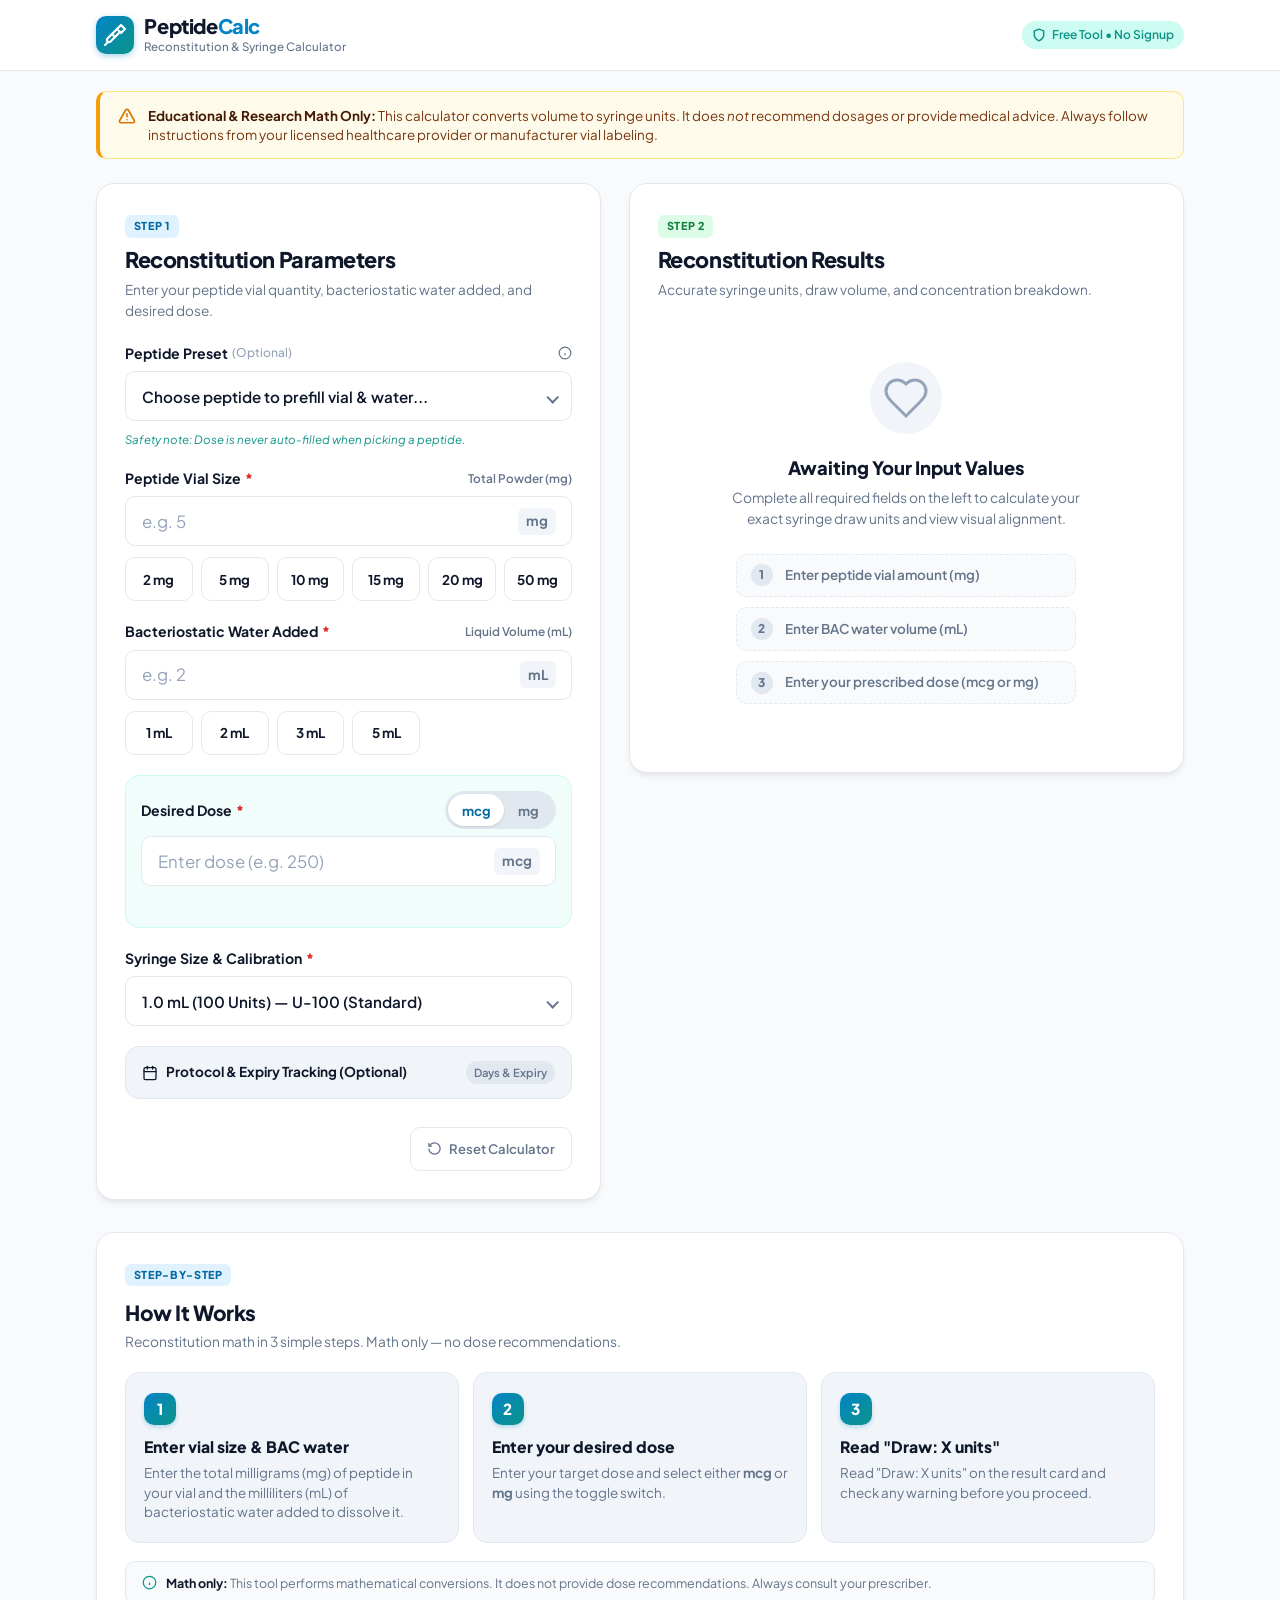
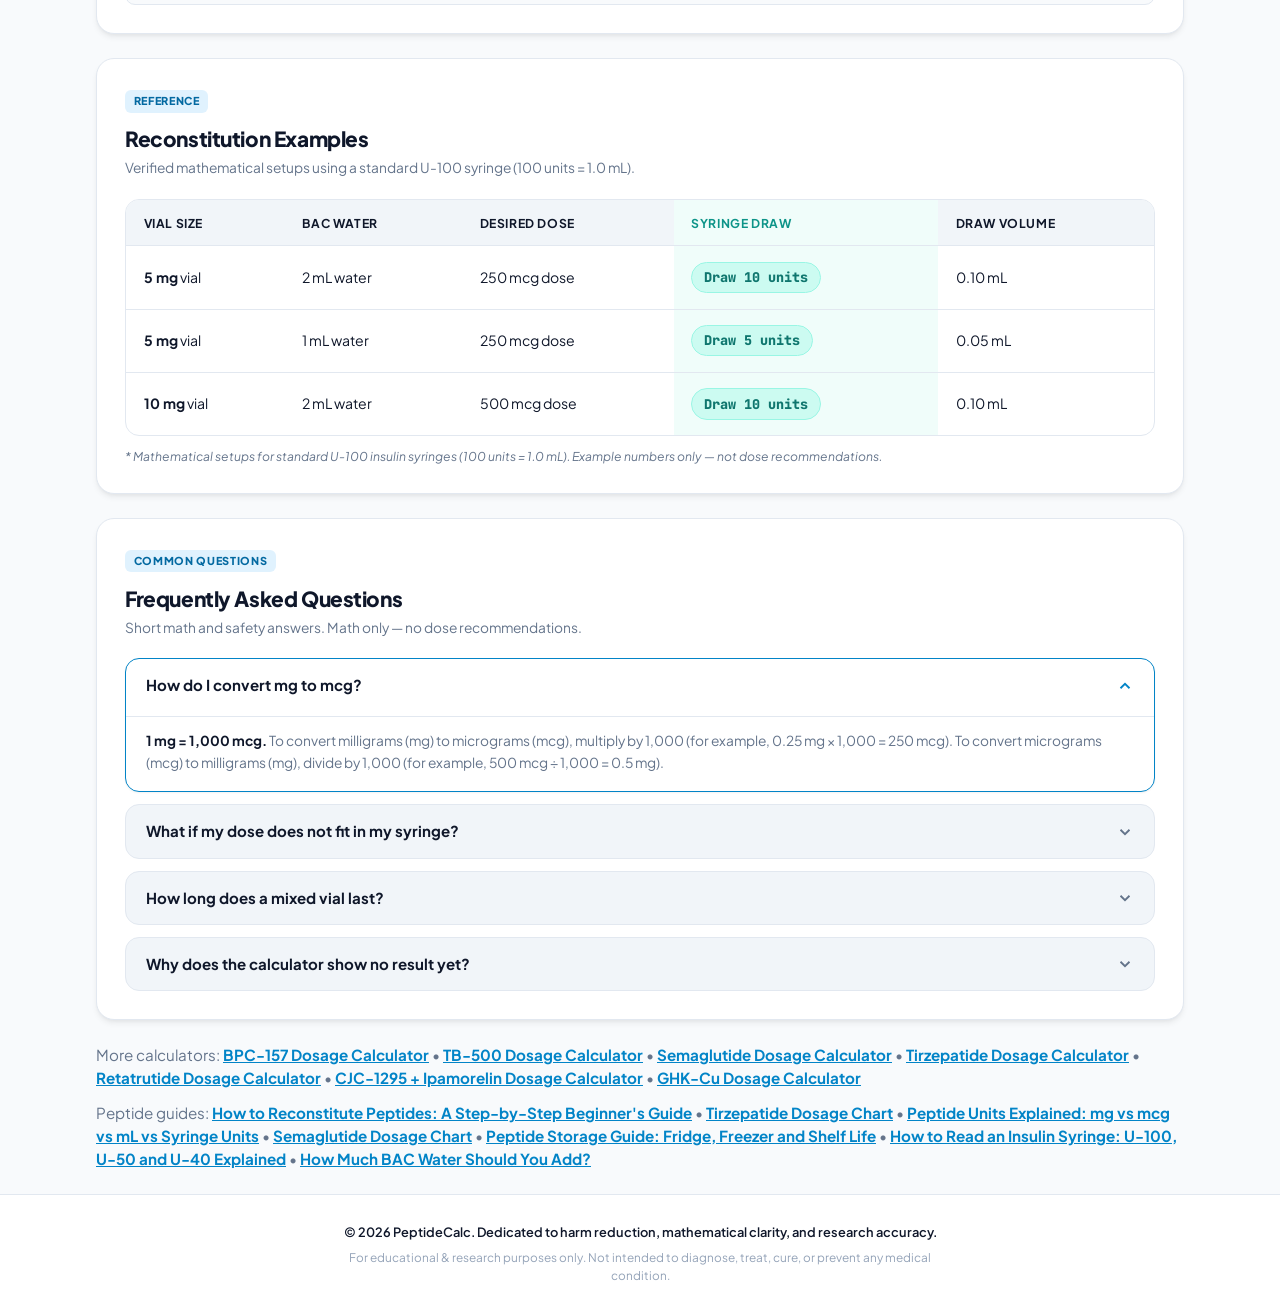
<file: index.html>
<!DOCTYPE html>
<html lang="en">
<head>
  <meta charset="UTF-8">
  <meta name="viewport" content="width=device-width, initial-scale=1.0, maximum-scale=5.0">
  <title>Peptide Reconstitution Calculator | Accurate Syringe Units & Dosage</title>
  <meta name="description" content="Free, accurate peptide reconstitution calculator. Calculate syringe units, draw volume in mL, concentration, and doses per vial with a visual syringe and safety guards.">
  <link rel="stylesheet" href="style.css">
  <link rel="preconnect" href="https://fonts.googleapis.com">
  <link rel="preconnect" href="https://fonts.gstatic.com" crossorigin>
  <link href="https://fonts.googleapis.com/css2?family=Plus+Jakarta+Sans:wght@400;500;600;700;800&family=JetBrains+Mono:wght@500;600;700&display=swap" rel="stylesheet">
</head>
<body>
  <!-- Header / Nav -->
  <header class="site-header">
    <div class="container header-container">
      <div class="brand">
        <div class="brand-icon">
          <svg width="24" height="24" viewBox="0 0 24 24" fill="none" stroke="currentColor" stroke-width="2.2" stroke-linecap="round" stroke-linejoin="round">
            <path d="m18 2-4 4 4 4 4-4-4-4Z"/>
            <path d="m14 6-9.5 9.5a2.12 2.12 0 1 0 3 3L17 9"/>
            <path d="m9 11 3 3"/>
            <path d="m5 19-3 3"/>
          </svg>
        </div>
        <div class="brand-text">
          <span class="brand-title">Peptide<span class="brand-accent">Calc</span></span>
          <span class="brand-subtitle">Reconstitution & Syringe Calculator</span>
        </div>
      </div>
      <div class="header-badges">
        <span class="trust-badge">
          <svg width="14" height="14" viewBox="0 0 24 24" fill="none" stroke="currentColor" stroke-width="2.5" stroke-linecap="round" stroke-linejoin="round"><path d="M12 22s8-4 8-10V5l-8-3-8 3v7c0 6 8 10 8 10z"/></svg>
          Free Tool • No Signup
        </span>
      </div>
    </div>
  </header>

  <main class="main-content">
    <div class="container">
      
      <!-- Top Disclaimer Line (Mandatory PRD Rule) -->
      <aside class="disclaimer-banner" role="note" aria-label="Medical Disclaimer">
        <div class="disclaimer-icon">
          <svg width="18" height="18" viewBox="0 0 24 24" fill="none" stroke="currentColor" stroke-width="2.2" stroke-linecap="round" stroke-linejoin="round">
            <path d="m21.73 18-8-14a2 2 0 0 0-3.48 0l-8 14A2 2 0 0 0 4 21h16a2 2 0 0 0 1.73-3Z"/>
            <line x1="12" y1="9" x2="12" y2="13"/>
            <line x1="12" y1="17" x2="12.01" y2="17"/>
          </svg>
        </div>
        <div class="disclaimer-text">
          <strong>Educational & Research Math Only:</strong> This calculator converts volume to syringe units. It does <em>not</em> recommend dosages or provide medical advice. Always follow instructions from your licensed healthcare provider or manufacturer vial labeling.
        </div>
      </aside>

      <!-- Calculator Layout Grid -->
      <div class="calculator-grid">
        
        <!-- Inputs Column -->
        <section class="card input-card" aria-labelledby="inputs-heading">
          <div class="card-header">
            <div class="step-indicator">Step 1</div>
            <h1 id="inputs-heading" class="card-title">Reconstitution Parameters</h1>
            <p class="card-desc">Enter your peptide vial quantity, bacteriostatic water added, and desired dose.</p>
          </div>

          <form id="calc-form" class="calc-form" onsubmit="return false;" novalidate>
            
            <!-- 1. Optional Peptide Select -->
            <div class="form-group">
              <div class="label-row">
                <label for="peptide-select" class="form-label">Peptide Preset <span class="label-optional">(Optional)</span></label>
                <span class="tooltip-trigger" title="Selecting a peptide pre-fills standard vial and water sizes. Dose is never auto-filled for safety.">
                  <svg width="14" height="14" viewBox="0 0 24 24" fill="none" stroke="currentColor" stroke-width="2"><circle cx="12" cy="12" r="10"/><path d="M12 16v-4"/><path d="M12 8h.01"/></svg>
                </span>
              </div>
              <div class="select-wrapper">
                <select id="peptide-select" class="form-select">
                  <option value="">Choose peptide to prefill vial & water...</option>
                  <option value="bpc157" data-vial="5" data-water="2">BPC-157 (5 mg vial • 2 mL water)</option>
                  <option value="semaglutide" data-vial="5" data-water="2">Semaglutide (5 mg vial • 2 mL water)</option>
                  <option value="tirzepatide" data-vial="10" data-water="2">Tirzepatide (10 mg vial • 2 mL water)</option>
                  <option value="tb500" data-vial="5" data-water="2">TB-500 (5 mg vial • 2 mL water)</option>
                  <option value="retatrutide" data-vial="10" data-water="2">Retatrutide (10 mg vial • 2 mL water)</option>
                  <option value="cjc1295" data-vial="2" data-water="2">CJC-1295 (2 mg vial • 2 mL water)</option>
                  <option value="ipamorelin" data-vial="2" data-water="2">Ipamorelin (2 mg vial • 2 mL water)</option>
                  <option value="ghkcu" data-vial="50" data-water="3">GHK-Cu (50 mg vial • 3 mL water)</option>
                  <option value="melanotan2" data-vial="10" data-water="2">Melanotan II (10 mg vial • 2 mL water)</option>
                  <option value="pt141" data-vial="10" data-water="2">PT-141 (10 mg vial • 2 mL water)</option>
                </select>
              </div>
              <span class="safety-subtext">Safety note: Dose is never auto-filled when picking a peptide.</span>
            </div>

            <!-- 2. Vial Size (mg) -->
            <div class="form-group">
              <div class="label-row">
                <label for="vial-mg" class="form-label">Peptide Vial Size <span class="required-star">*</span></label>
                <span class="unit-indicator">Total Powder (mg)</span>
              </div>
              <div class="input-with-unit">
                <input type="number" id="vial-mg" class="form-input" placeholder="e.g. 5" min="0.1" step="any" required inputmode="decimal">
                <span class="input-suffix">mg</span>
              </div>
              <!-- Presets -->
              <div class="preset-buttons" role="group" aria-label="Vial size presets">
                <button type="button" class="preset-btn" data-input="vial-mg" data-val="2">2 mg</button>
                <button type="button" class="preset-btn" data-input="vial-mg" data-val="5">5 mg</button>
                <button type="button" class="preset-btn" data-input="vial-mg" data-val="10">10 mg</button>
                <button type="button" class="preset-btn" data-input="vial-mg" data-val="15">15 mg</button>
                <button type="button" class="preset-btn" data-input="vial-mg" data-val="20">20 mg</button>
                <button type="button" class="preset-btn" data-input="vial-mg" data-val="50">50 mg</button>
              </div>
            </div>

            <!-- 3. BAC Water (mL) -->
            <div class="form-group">
              <div class="label-row">
                <label for="bac-water" class="form-label">Bacteriostatic Water Added <span class="required-star">*</span></label>
                <span class="unit-indicator">Liquid Volume (mL)</span>
              </div>
              <div class="input-with-unit">
                <input type="number" id="bac-water" class="form-input" placeholder="e.g. 2" min="0.1" step="any" required inputmode="decimal">
                <span class="input-suffix">mL</span>
              </div>
              <!-- Presets -->
              <div class="preset-buttons" role="group" aria-label="BAC water presets">
                <button type="button" class="preset-btn" data-input="bac-water" data-val="1">1 mL</button>
                <button type="button" class="preset-btn" data-input="bac-water" data-val="2">2 mL</button>
                <button type="button" class="preset-btn" data-input="bac-water" data-val="3">3 mL</button>
                <button type="button" class="preset-btn" data-input="bac-water" data-val="5">5 mL</button>
              </div>
            </div>

            <!-- 4. Desired Dose (mcg / mg Toggle) -->
            <div class="form-group highlight-group">
              <div class="label-row">
                <label for="desired-dose" class="form-label">Desired Dose <span class="required-star">*</span></label>
                
                <!-- mcg / mg Toggle Switch -->
                <div class="unit-toggle" role="radiogroup" aria-label="Desired dose unit">
                  <button type="button" id="toggle-mcg" class="toggle-btn active" role="radio" aria-checked="true">mcg</button>
                  <button type="button" id="toggle-mg" class="toggle-btn" role="radio" aria-checked="false">mg</button>
                </div>
              </div>
              <div class="input-with-unit">
                <input type="number" id="desired-dose" class="form-input" placeholder="Enter dose (e.g. 250)" min="0.001" step="any" required inputmode="decimal">
                <span class="input-suffix" id="dose-unit-label">mcg</span>
              </div>
              <div class="dose-conversion-helper" id="dose-helper" aria-live="polite">
                <!-- Dynamically shows e.g. "250 mcg = 0.25 mg" -->
              </div>
            </div>

            <!-- 5. Syringe Size Dropdown -->
            <div class="form-group">
              <div class="label-row">
                <label for="syringe-size" class="form-label">Syringe Size & Calibration <span class="required-star">*</span></label>
              </div>
              <div class="select-wrapper">
                <select id="syringe-size" class="form-select">
                  <option value="u100-100" data-units="100" data-ml="1.0" data-cal="100">1.0 mL (100 Units) — U-100 (Standard)</option>
                  <option value="u100-50" data-units="50" data-ml="0.5" data-cal="100">0.5 mL (50 Units) — U-100</option>
                  <option value="u100-30" data-units="30" data-ml="0.3" data-cal="100">0.3 mL (30 Units) — U-100</option>
                  <option value="u50-50" data-units="50" data-ml="1.0" data-cal="50">1.0 mL (50 Units) — U-50</option>
                  <option value="u40-40" data-units="40" data-ml="1.0" data-cal="40">1.0 mL (40 Units) — U-40</option>
                  <option value="u40-20" data-units="20" data-ml="0.5" data-cal="40">0.5 mL (20 Units) — U-40</option>
                </select>
              </div>
            </div>

            <!-- Optional Tracking & Protocol Accordion -->
            <details class="optional-details">
              <summary class="details-summary">
                <div class="summary-title">
                  <svg width="16" height="16" viewBox="0 0 24 24" fill="none" stroke="currentColor" stroke-width="2" stroke-linecap="round" stroke-linejoin="round">
                    <rect x="3" y="4" width="18" height="18" rx="2" ry="2"/>
                    <line x1="16" y1="2" x2="16" y2="6"/>
                    <line x1="8" y1="2" x2="8" y2="6"/>
                    <line x1="3" y1="10" x2="21" y2="10"/>
                  </svg>
                  <span>Protocol & Expiry Tracking (Optional)</span>
                </div>
                <span class="summary-badge">Days & Expiry</span>
              </summary>
              <div class="details-content">
                <div class="form-row-2">
                  <div class="form-group">
                    <label for="frequency" class="form-label">Dosing Frequency</label>
                    <select id="frequency" class="form-select">
                      <option value="">Select frequency...</option>
                      <option value="1">Once Daily (Every day)</option>
                      <option value="2">Twice Daily (2x / day)</option>
                      <option value="0.5">Every Other Day (EOD)</option>
                      <option value="0.2857">2 Times per Week</option>
                      <option value="0.4286">3 Times per Week</option>
                      <option value="0.142857">Once Weekly (1x / week)</option>
                    </select>
                  </div>
                  <div class="form-group">
                    <label for="mix-date" class="form-label">Reconstitution Date</label>
                    <input type="date" id="mix-date" class="form-input">
                  </div>
                </div>
              </div>
            </details>

            <!-- Reset Button -->
            <div class="form-actions">
              <button type="button" id="btn-reset" class="btn-secondary">
                <svg width="15" height="15" viewBox="0 0 24 24" fill="none" stroke="currentColor" stroke-width="2"><path d="M3 12a9 9 0 1 0 9-9 9.75 9.75 0 0 0-6.74 2.74L3 8"/><path d="M3 3v5h5"/></svg>
                Reset Calculator
              </button>
            </div>
          </form>
        </section>

        <!-- Results Column -->
        <section class="card result-card" aria-labelledby="results-heading">
          <div class="card-header">
            <div class="step-indicator success">Step 2</div>
            <h2 id="results-heading" class="card-title">Reconstitution Results</h2>
            <p class="card-desc">Accurate syringe units, draw volume, and concentration breakdown.</p>
          </div>

          <!-- Empty State (Shown when inputs are missing) -->
          <div id="empty-state" class="empty-state">
            <div class="empty-icon">
              <svg width="48" height="48" viewBox="0 0 24 24" fill="none" stroke="currentColor" stroke-width="1.5">
                <path d="M19 14c1.49-1.46 3-3.21 3-5.5A5.5 5.5 0 0 0 16.5 3c-1.76 0-3 .5-4.5 2-1.5-1.5-2.74-2-4.5-2A5.5 5.5 0 0 0 2 8.5c0 2.3 1.5 4.05 3 5.5l7 7Z"/>
              </svg>
            </div>
            <h3 class="empty-title">Awaiting Your Input Values</h3>
            <p class="empty-text">Complete all required fields on the left to calculate your exact syringe draw units and view visual alignment.</p>
            <div class="checklist">
              <div class="checklist-item" id="check-vial">
                <span class="check-bullet">1</span> Enter peptide vial amount (mg)
              </div>
              <div class="checklist-item" id="check-water">
                <span class="check-bullet">2</span> Enter BAC water volume (mL)
              </div>
              <div class="checklist-item" id="check-dose">
                <span class="check-bullet">3</span> Enter your prescribed dose (mcg or mg)
              </div>
            </div>
          </div>

          <!-- Active Calculation Container (Hidden until all inputs filled) -->
          <div id="results-container" class="results-container" style="display: none;">
            
            <!-- Smart Safety Warnings Area -->
            <div id="warnings-area" class="warnings-area" aria-live="assertive">
              <!-- Over Capacity Warning -->
              <div id="warn-overcapacity" class="alert-box alert-danger" style="display: none;">
                <div class="alert-icon">
                  <svg width="20" height="20" viewBox="0 0 24 24" fill="none" stroke="currentColor" stroke-width="2.5"><circle cx="12" cy="12" r="10"/><line x1="12" y1="8" x2="12" y2="12"/><line x1="12" y1="16" x2="12.01" y2="16"/></svg>
                </div>
                <div class="alert-body">
                  <h4 class="alert-title">Dose Exceeds Syringe Capacity!</h4>
                  <p class="alert-text" id="overcapacity-text">
                    This dose requires <strong id="overcapacity-units">0</strong> units (<span id="overcapacity-ml">0</span> mL), but your selected syringe only holds <span id="overcapacity-max">0</span> units.
                  </p>
                  <div class="alert-actions">
                    <strong>Recommended Solutions:</strong>
                    <ul class="alert-solutions">
                      <li>Switch to a larger syringe (e.g. 0.5 mL or 1.0 mL) in the dropdown.</li>
                      <li>Or reconstitute with less BAC water to create a more concentrated solution.</li>
                    </ul>
                  </div>
                </div>
              </div>

              <!-- mg / mcg Mistake Guard -->
              <div id="warn-mistake-guard" class="alert-box alert-warning" style="display: none;">
                <div class="alert-icon">
                  <svg width="20" height="20" viewBox="0 0 24 24" fill="none" stroke="currentColor" stroke-width="2.5"><path d="m21.73 18-8-14a2 2 0 0 0-3.48 0l-8 14A2 2 0 0 0 4 21h16a2 2 0 0 0 1.73-3Z"/><line x1="12" y1="9" x2="12" y2="13"/><line x1="12" y1="17" x2="12.01" y2="17"/></svg>
                </div>
                <div class="alert-body">
                  <h4 class="alert-title">Possible Unit Mistake (mg vs. mcg)</h4>
                  <p class="alert-text" id="mistake-guard-text">
                    The requested dose of <strong id="mistake-dose-val"></strong> seems unusually large for peptide protocols and would require an excessive number of units or vials.
                  </p>
                  <div class="mistake-actions">
                    <button type="button" id="btn-fix-unit" class="btn-action-fix">
                      Switch dose to <span id="mistake-mcg-fix"></span> mcg instead
                    </button>
                    <span class="mistake-hint">Most peptide doses are prescribed in micrograms (mcg), not milligrams (mg).</span>
                  </div>
                </div>
              </div>

              <!-- Small Volume Caution (< 5 Units) -->
              <div id="warn-low-volume" class="alert-box alert-info" style="display: none;">
                <div class="alert-icon">
                  <svg width="18" height="18" viewBox="0 0 24 24" fill="none" stroke="currentColor" stroke-width="2"><circle cx="12" cy="12" r="10"/><line x1="12" y1="16" x2="12" y2="12"/><line x1="12" y1="8" x2="12.01" y2="8"/></svg>
                </div>
                <div class="alert-body">
                  <h4 class="alert-title">Low Volume Tip (&lt; 5 Units)</h4>
                  <p class="alert-text" id="low-volume-text">
                    Drawing under 5 units can be difficult to measure precisely on standard syringes. Consider adding more BAC water when mixing to yield a larger, easier-to-read volume.
                  </p>
                </div>
              </div>

              <!-- 30-Day Expiry Safety Flag -->
              <div id="warn-expiry" class="alert-box alert-warning" style="display: none;">
                <div class="alert-icon">
                  <svg width="18" height="18" viewBox="0 0 24 24" fill="none" stroke="currentColor" stroke-width="2"><circle cx="12" cy="12" r="10"/><polyline points="12 6 12 12 16 14"/></svg>
                </div>
                <div class="alert-body">
                  <h4 class="alert-title">Extended Vial Duration Warning</h4>
                  <p class="alert-text">
                    At your current frequency, this vial will last over 30 days. Reconstituted peptides generally maintain optimal stability for <strong>28–30 days</strong> under refrigeration. Consider mixing smaller quantities or half-vials.
                  </p>
                </div>
              </div>
            </div>

            <!-- Hero Output: Units To Draw -->
            <div class="hero-result" id="hero-result-card">
              <span class="hero-label">YOUR EXACT SYRINGE DOSE</span>
              <div class="hero-number-wrap">
                <span class="hero-number" id="out-units">0</span>
                <span class="hero-unit">UNITS</span>
              </div>
              <div class="hero-subtext">
                Pull plunger until the leading stopper ring hits <strong id="out-sub-units">0 units</strong> (<span id="out-volume-ml">0.00 mL</span>)
              </div>
              <div class="fraction-note" id="fraction-note" style="display: none;">
                <!-- e.g. "Note: 8.33 units is between 8 and 8.5 units" -->
              </div>
            </div>

            <!-- Visual Syringe Container -->
            <div class="syringe-section">
              <div class="section-subhead">
                <span class="subhead-title">Interactive Visual Syringe</span>
                <span class="subhead-meta" id="syringe-cal-label">1.0 mL U-100 Syringe</span>
              </div>

              <!-- Syringe SVG Canvas -->
              <div class="syringe-viewport">
                <div class="syringe-wrapper" id="syringe-svg-container">
                  <!-- Generated via script.js -->
                </div>
              </div>

              <!-- Magnified Stopper View (PRD zoomed view requirement) -->
              <div class="magnifier-panel">
                <div class="magnifier-header">
                  <div class="magnifier-badge">
                    <svg width="14" height="14" viewBox="0 0 24 24" fill="none" stroke="currentColor" stroke-width="2.5"><circle cx="11" cy="11" r="8"/><line x1="21" y1="21" x2="16.65" y2="16.65"/><line x1="11" y1="8" x2="11" y2="14"/><line x1="8" y1="11" x2="14" y2="11"/></svg>
                    Zoomed Stopper View (Fridge Alignment Check)
                  </div>
                  <span class="magnifier-tip">Align the leading rubber ring to the target mark</span>
                </div>
                <div class="magnifier-canvas-wrap" id="magnifier-container">
                  <!-- Magnifier SVG generated via script.js -->
                </div>
              </div>
            </div>

            <!-- Key Metrics Grid -->
            <div class="metrics-grid">
              <div class="metric-card">
                <div class="metric-icon blue">
                  <svg width="18" height="18" viewBox="0 0 24 24" fill="none" stroke="currentColor" stroke-width="2"><path d="M12 2.69l5.66 5.66a8 8 0 1 1-11.31 0z"/></svg>
                </div>
                <div class="metric-info">
                  <span class="metric-label">Draw Volume</span>
                  <span class="metric-value" id="out-metric-ml">0.00 mL</span>
                  <span class="metric-hint">Liquid to inject</span>
                </div>
              </div>

              <div class="metric-card">
                <div class="metric-icon teal">
                  <svg width="18" height="18" viewBox="0 0 24 24" fill="none" stroke="currentColor" stroke-width="2"><path d="M21 16V8a2 2 0 0 0-1-1.73l-7-4a2 2 0 0 0-2 0l-7 4A2 2 0 0 0 3 8v8a2 2 0 0 0 1 1.73l7 4a2 2 0 0 0 2 0l7-4A2 2 0 0 0 21 16z"/></svg>
                </div>
                <div class="metric-info">
                  <span class="metric-label">Concentration</span>
                  <span class="metric-value" id="out-concentration-mg">0.00 mg/mL</span>
                  <span class="metric-hint" id="out-concentration-mcg">0 mcg/mL</span>
                </div>
              </div>

              <div class="metric-card">
                <div class="metric-icon indigo">
                  <svg width="18" height="18" viewBox="0 0 24 24" fill="none" stroke="currentColor" stroke-width="2"><circle cx="12" cy="12" r="10"/><path d="m4.93 4.93 4.24 4.24"/><path d="m14.83 9.17 4.24-4.24"/><path d="m14.83 14.83 4.24 4.24"/><path d="m9.17 14.83-4.24 4.24"/></svg>
                </div>
                <div class="metric-info">
                  <span class="metric-label">Micrograms per Unit</span>
                  <span class="metric-value" id="out-mcg-per-unit">0.0 mcg</span>
                  <span class="metric-hint">Each syringe tick</span>
                </div>
              </div>

              <div class="metric-card">
                <div class="metric-icon purple">
                  <svg width="18" height="18" viewBox="0 0 24 24" fill="none" stroke="currentColor" stroke-width="2"><rect x="3" y="3" width="18" height="18" rx="2"/><path d="M3 9h18"/><path d="M9 21V9"/></svg>
                </div>
                <div class="metric-info">
                  <span class="metric-label">Total Doses per Vial</span>
                  <span class="metric-value" id="out-doses-per-vial">0</span>
                  <span class="metric-hint">Based on vial mg</span>
                </div>
              </div>
            </div>

            <!-- Optional Protocol Stats (if frequency/date filled) -->
            <div id="protocol-stats-box" class="protocol-stats-box" style="display: none;">
              <div class="protocol-stat-item" id="stat-duration-wrap" style="display: none;">
                <span class="stat-label">Vial Estimated Lifespan:</span>
                <span class="stat-val" id="out-lifespan-days">0 Days</span>
              </div>
              <div class="protocol-stat-item" id="stat-discard-wrap" style="display: none;">
                <span class="stat-label">Recommended Discard Date:</span>
                <span class="stat-val" id="out-discard-date">—</span>
                <span class="stat-sub">(28 days post-mix)</span>
              </div>
            </div>

            <!-- Bottom Disclaimer Under Result Card (Mandatory PRD Rule) -->
            <div class="result-disclaimer-note">
              <svg width="14" height="14" viewBox="0 0 24 24" fill="none" stroke="currentColor" stroke-width="2"><circle cx="12" cy="12" r="10"/><line x1="12" y1="16" x2="12" y2="12"/><line x1="12" y1="8" x2="12.01" y2="8"/></svg>
              <span><strong>Medical Safety Note:</strong> All results are mathematical conversions based on your inputs. They do not constitute dosing guidance. Always verify with your physician or pharmacist before administration.</span>
            </div>

          </div>
        </section>

      </div>

      <!-- 1. How It Works Section -->
      <section class="card content-section" id="how-it-works" aria-labelledby="how-it-works-title">
        <div class="section-header">
          <div class="step-indicator">Step-by-Step</div>
          <h2 id="how-it-works-title" class="section-title">How It Works</h2>
          <p class="section-desc">Reconstitution math in 3 simple steps. Math only — no dose recommendations.</p>
        </div>

        <div class="how-steps-grid">
          <div class="how-step-card">
            <div class="step-badge">1</div>
            <div class="how-step-body">
              <h3 class="how-step-title">Enter vial size & BAC water</h3>
              <p class="how-step-desc">Enter the total milligrams (mg) of peptide in your vial and the milliliters (mL) of bacteriostatic water added to dissolve it.</p>
            </div>
          </div>

          <div class="how-step-card">
            <div class="step-badge">2</div>
            <div class="how-step-body">
              <h3 class="how-step-title">Enter your desired dose</h3>
              <p class="how-step-desc">Enter your target dose and select either <strong>mcg</strong> or <strong>mg</strong> using the toggle switch.</p>
            </div>
          </div>

          <div class="how-step-card">
            <div class="step-badge">3</div>
            <div class="how-step-body">
              <h3 class="how-step-title">Read "Draw: X units"</h3>
              <p class="how-step-desc">Read "Draw: X units" on the result card and check any warning before you proceed.</p>
            </div>
          </div>
        </div>

        <div class="section-safety-note">
          <svg width="15" height="15" viewBox="0 0 24 24" fill="none" stroke="currentColor" stroke-width="2"><circle cx="12" cy="12" r="10"/><line x1="12" y1="16" x2="12" y2="12"/><line x1="12" y1="8" x2="12.01" y2="8"/></svg>
          <span><strong>Math only:</strong> This tool performs mathematical conversions. It does not provide dose recommendations. Always consult your prescriber.</span>
        </div>
      </section>

      <!-- 2. Examples Section -->
      <section class="card content-section" id="examples" aria-labelledby="examples-title">
        <div class="section-header">
          <div class="step-indicator">Reference</div>
          <h2 id="examples-title" class="section-title">Reconstitution Examples</h2>
          <p class="section-desc">Verified mathematical setups using a standard U-100 syringe (100 units = 1.0 mL).</p>
        </div>

        <div class="table-scroll-hint">
          <svg width="14" height="14" viewBox="0 0 24 24" fill="none" stroke="currentColor" stroke-width="2.5"><line x1="5" y1="12" x2="19" y2="12"/><polyline points="12 5 19 12 12 19"/></svg>
          <span>Scroll sideways on mobile to view full table</span>
        </div>

        <div class="table-responsive">
          <table class="examples-table">
            <thead>
              <tr>
                <th scope="col">Vial Size</th>
                <th scope="col">BAC Water</th>
                <th scope="col">Desired Dose</th>
                <th scope="col" class="th-result">Syringe Draw</th>
                <th scope="col">Draw Volume</th>
              </tr>
            </thead>
            <tbody>
              <tr>
                <td><strong>5 mg</strong> vial</td>
                <td>2 mL water</td>
                <td>250 mcg dose</td>
                <td class="td-result">
                  <span class="draw-pill">Draw 10 units</span>
                </td>
                <td>0.10 mL</td>
              </tr>
              <tr>
                <td><strong>5 mg</strong> vial</td>
                <td>1 mL water</td>
                <td>250 mcg dose</td>
                <td class="td-result">
                  <span class="draw-pill">Draw 5 units</span>
                </td>
                <td>0.05 mL</td>
              </tr>
              <tr>
                <td><strong>10 mg</strong> vial</td>
                <td>2 mL water</td>
                <td>500 mcg dose</td>
                <td class="td-result">
                  <span class="draw-pill">Draw 10 units</span>
                </td>
                <td>0.10 mL</td>
              </tr>
            </tbody>
          </table>
        </div>

        <p class="table-caption">
          * Mathematical setups for standard U-100 insulin syringes (100 units = 1.0 mL). Example numbers only — not dose recommendations.
        </p>
      </section>

      <!-- 3. FAQ Section -->
      <section class="card content-section" id="faq" aria-labelledby="faq-title">
        <div class="section-header">
          <div class="step-indicator">Common Questions</div>
          <h2 id="faq-title" class="section-title">Frequently Asked Questions</h2>
          <p class="section-desc">Short math and safety answers. Math only — no dose recommendations.</p>
        </div>

        <div class="faq-list">
          <details class="faq-item" open>
            <summary class="faq-summary">
              <span class="faq-question-text">How do I convert mg to mcg?</span>
              <span class="faq-chevron" aria-hidden="true">
                <svg width="18" height="18" viewBox="0 0 24 24" fill="none" stroke="currentColor" stroke-width="2.5"><polyline points="6 9 12 15 18 9"/></svg>
              </span>
            </summary>
            <div class="faq-answer">
              <p><strong>1 mg = 1,000 mcg.</strong> To convert milligrams (mg) to micrograms (mcg), multiply by 1,000 (for example, 0.25 mg × 1,000 = 250 mcg). To convert micrograms (mcg) to milligrams (mg), divide by 1,000 (for example, 500 mcg ÷ 1,000 = 0.5 mg).</p>
            </div>
          </details>

          <details class="faq-item">
            <summary class="faq-summary">
              <span class="faq-question-text">What if my dose does not fit in my syringe?</span>
              <span class="faq-chevron" aria-hidden="true">
                <svg width="18" height="18" viewBox="0 0 24 24" fill="none" stroke="currentColor" stroke-width="2.5"><polyline points="6 9 12 15 18 9"/></svg>
              </span>
            </summary>
            <div class="faq-answer">
              <p>Use a larger syringe (such as 0.5 mL or 1.0 mL) or add more BAC water — the calculator warns you in red whenever your dose exceeds your selected syringe capacity so you never draw beyond the maximum fill line.</p>
            </div>
          </details>

          <details class="faq-item">
            <summary class="faq-summary">
              <span class="faq-question-text">How long does a mixed vial last?</span>
              <span class="faq-chevron" aria-hidden="true">
                <svg width="18" height="18" viewBox="0 0 24 24" fill="none" stroke="currentColor" stroke-width="2.5"><polyline points="6 9 12 15 18 9"/></svg>
              </span>
            </summary>
            <div class="faq-answer">
              <p>Mixed peptides are generally used within <strong>28–30 days</strong> under refrigeration. The calculator flags a vial that would last longer with a yellow safety warning so you can consider reconstituting smaller quantities.</p>
            </div>
          </details>

          <details class="faq-item">
            <summary class="faq-summary">
              <span class="faq-question-text">Why does the calculator show no result yet?</span>
              <span class="faq-chevron" aria-hidden="true">
                <svg width="18" height="18" viewBox="0 0 24 24" fill="none" stroke="currentColor" stroke-width="2.5"><polyline points="6 9 12 15 18 9"/></svg>
              </span>
            </summary>
            <div class="faq-answer">
              <p>It waits until all inputs are filled (vial size, BAC water volume, and desired dose). This safety guard ensures you never see a partial, misleading, or incorrect draw calculation.</p>
            </div>
          </details>
        </div>
      </section>

      <div style="margin: 1.25rem 0 0.75rem; font-size: 0.95rem; color: var(--text-muted);">
        More calculators: <a href="bpc-157.html" style="color: var(--primary); font-weight: 700; text-decoration: underline;">BPC-157 Dosage Calculator</a> • <a href="tb-500.html" style="color: var(--primary); font-weight: 700; text-decoration: underline;">TB-500 Dosage Calculator</a> • <a href="semaglutide.html" style="color: var(--primary); font-weight: 700; text-decoration: underline;">Semaglutide Dosage Calculator</a> • <a href="tirzepatide.html" style="color: var(--primary); font-weight: 700; text-decoration: underline;">Tirzepatide Dosage Calculator</a> • <a href="retatrutide.html" style="color: var(--primary); font-weight: 700; text-decoration: underline;">Retatrutide Dosage Calculator</a> • <a href="cjc-1295-ipamorelin.html" style="color: var(--primary); font-weight: 700; text-decoration: underline;">CJC-1295 + Ipamorelin Dosage Calculator</a> • <a href="ghk-cu.html" style="color: var(--primary); font-weight: 700; text-decoration: underline;">GHK-Cu Dosage Calculator</a>
      </div>

      <div style="margin: 0.75rem 0 1.5rem; font-size: 0.95rem; color: var(--text-muted);">
        Peptide guides: <a href="how-to-reconstitute-peptides.html" style="color: var(--primary); font-weight: 700; text-decoration: underline;">How to Reconstitute Peptides: A Step-by-Step Beginner's Guide</a> • <a href="tirzepatide-dosage-chart.html" style="color: var(--primary); font-weight: 700; text-decoration: underline;">Tirzepatide Dosage Chart</a> • <a href="peptide-units-explained.html" style="color: var(--primary); font-weight: 700; text-decoration: underline;">Peptide Units Explained: mg vs mcg vs mL vs Syringe Units</a> • <a href="semaglutide-dosage-chart.html" style="color: var(--primary); font-weight: 700; text-decoration: underline;">Semaglutide Dosage Chart</a> • <a href="peptide-storage-guide.html" style="color: var(--primary); font-weight: 700; text-decoration: underline;">Peptide Storage Guide: Fridge, Freezer and Shelf Life</a> • <a href="how-to-read-an-insulin-syringe.html" style="color: var(--primary); font-weight: 700; text-decoration: underline;">How to Read an Insulin Syringe: U-100, U-50 and U-40 Explained</a> • <a href="how-much-bac-water-to-add.html" style="color: var(--primary); font-weight: 700; text-decoration: underline;">How Much BAC Water Should You Add?</a>
      </div>

    </div>
  </main>

  <footer class="site-footer">
    <div class="container footer-container">
      <p class="footer-copy">© 2026 PeptideCalc. Dedicated to harm reduction, mathematical clarity, and research accuracy.</p>
      <p class="footer-legal">For educational & research purposes only. Not intended to diagnose, treat, cure, or prevent any medical condition.</p>
    </div>
  </footer>

  <script src="script.js"></script>
</body>
</html>
</file>
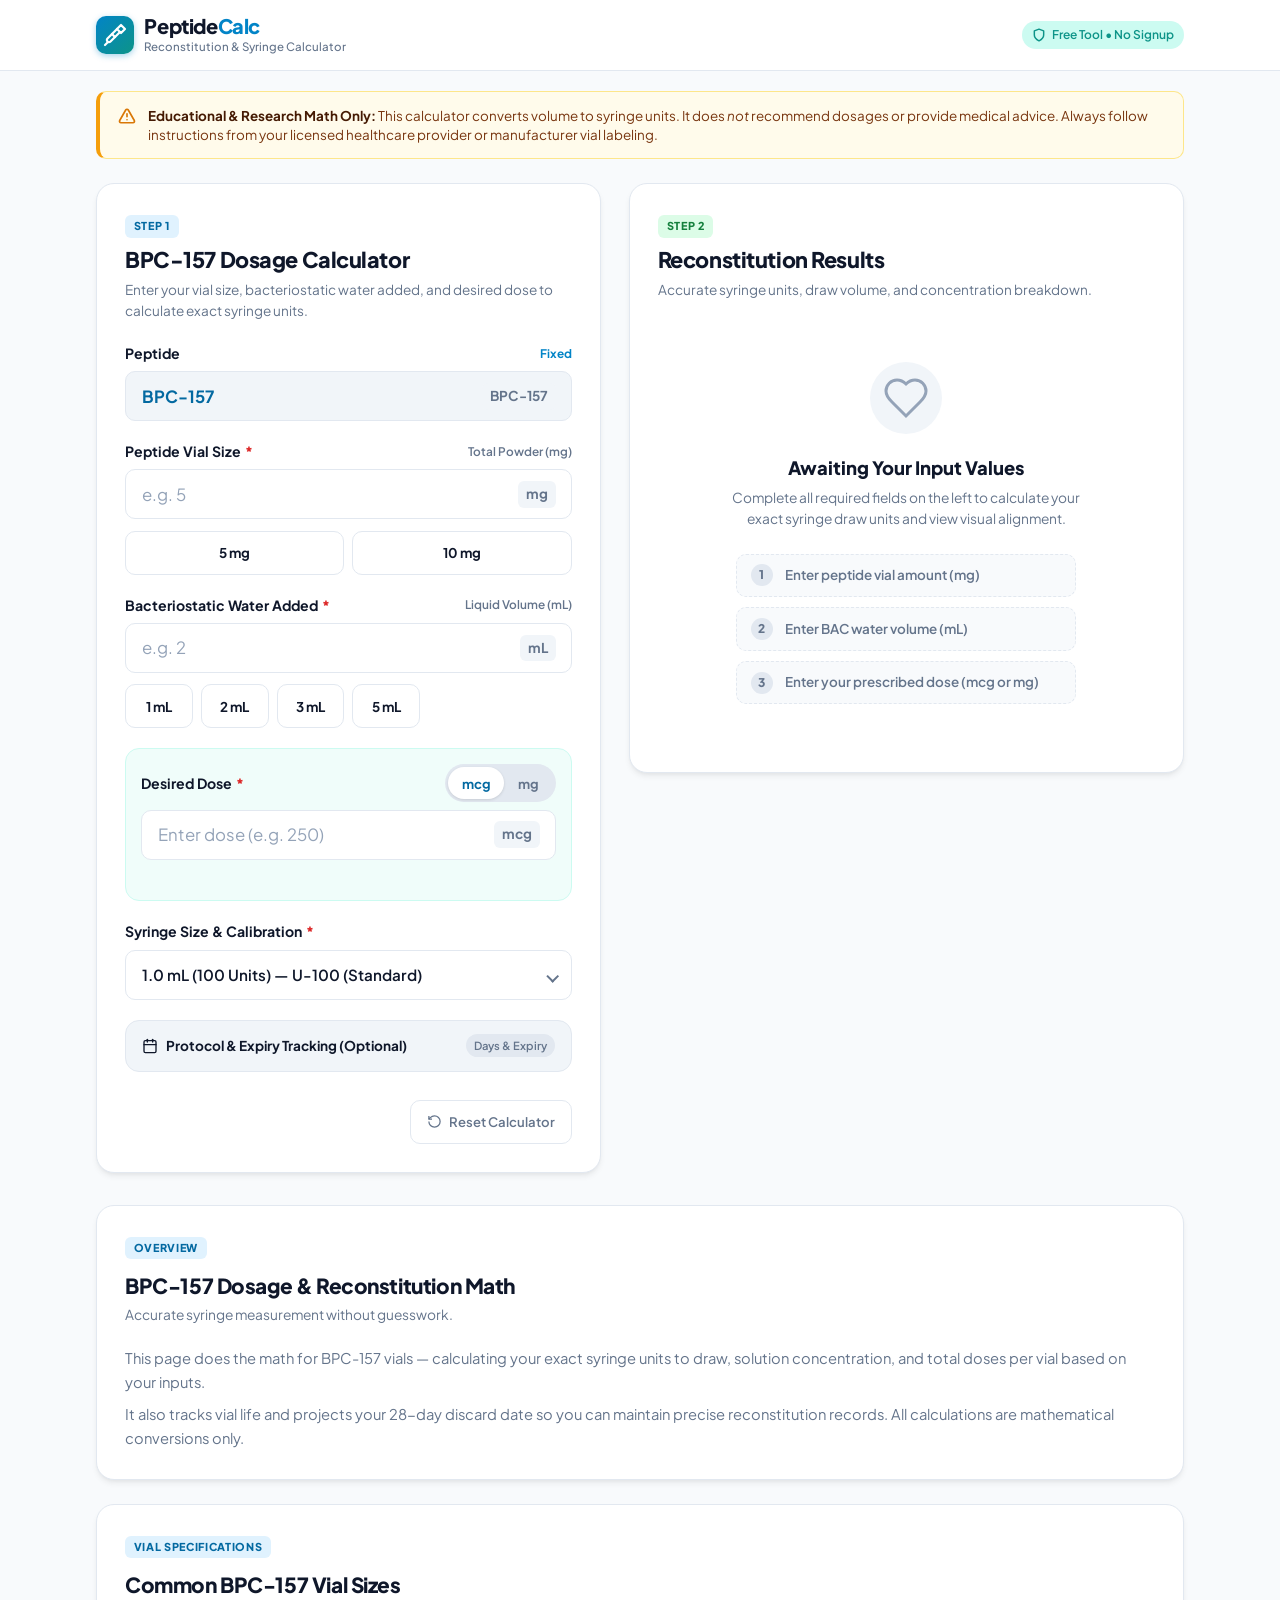
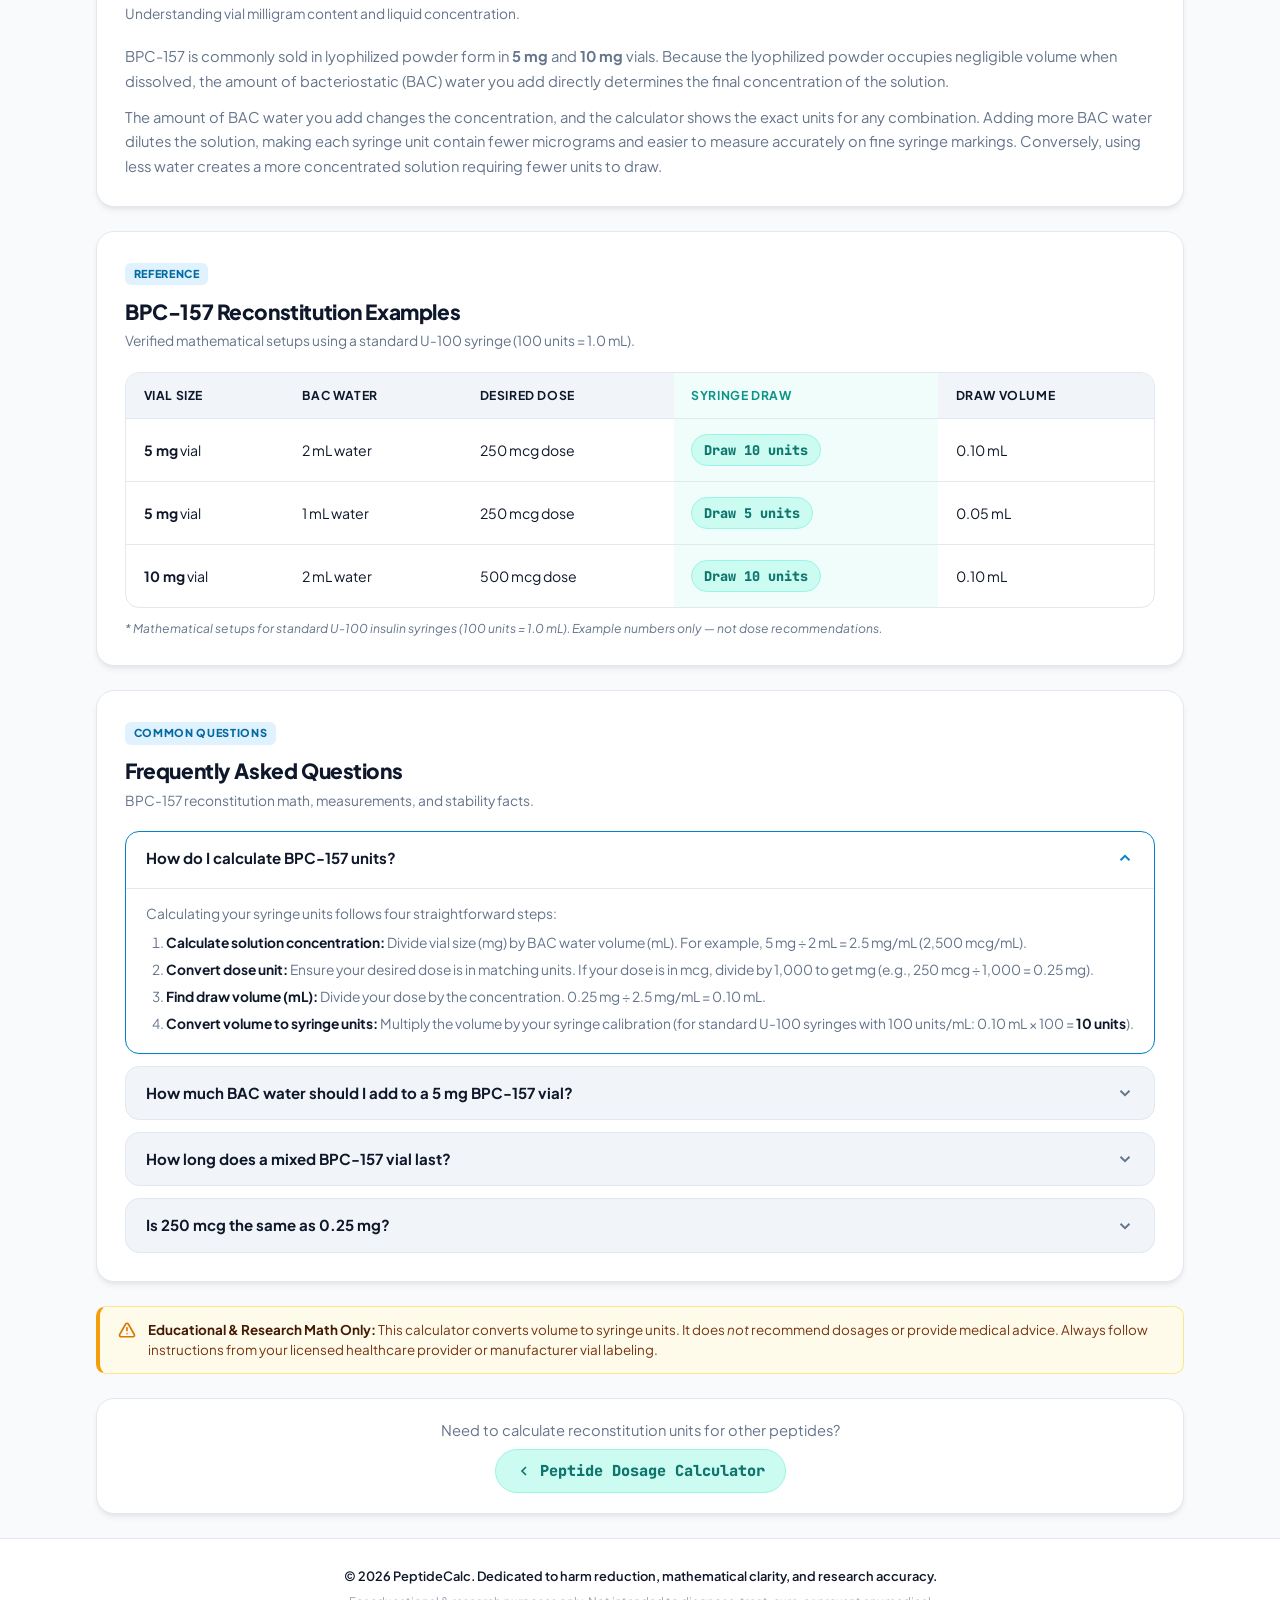
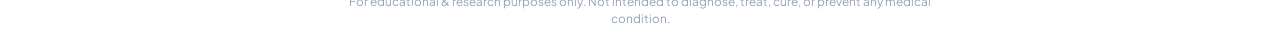
<file: bpc-157.html>
<!DOCTYPE html>
<html lang="en">
<head>
  <meta charset="UTF-8">
  <meta name="viewport" content="width=device-width, initial-scale=1.0, maximum-scale=5.0">
  <title>BPC-157 Dosage Calculator – How Many Units to Draw</title>
  <meta name="description" content="Free BPC-157 reconstitution calculator. Enter your vial size, BAC water and dose to instantly see how many units to draw, doses per vial and when to discard the vial.">
  <link rel="stylesheet" href="style.css">
  <link rel="preconnect" href="https://fonts.googleapis.com">
  <link rel="preconnect" href="https://fonts.gstatic.com" crossorigin>
  <link href="https://fonts.googleapis.com/css2?family=Plus+Jakarta+Sans:wght@400;500;600;700;800&family=JetBrains+Mono:wght@500;600;700&display=swap" rel="stylesheet">
</head>
<body>
  <!-- Header / Nav -->
  <header class="site-header">
    <div class="container header-container">
      <a href="index.html" class="brand">
        <div class="brand-icon">
          <svg width="24" height="24" viewBox="0 0 24 24" fill="none" stroke="currentColor" stroke-width="2.2" stroke-linecap="round" stroke-linejoin="round">
            <path d="m18 2-4 4 4 4 4-4-4-4Z"/>
            <path d="m14 6-9.5 9.5a2.12 2.12 0 1 0 3 3L17 9"/>
            <path d="m9 11 3 3"/>
            <path d="m5 19-3 3"/>
          </svg>
        </div>
        <div class="brand-text">
          <span class="brand-title">Peptide<span class="brand-accent">Calc</span></span>
          <span class="brand-subtitle">Reconstitution & Syringe Calculator</span>
        </div>
      </a>
      <div class="header-badges">
        <span class="trust-badge">
          <svg width="14" height="14" viewBox="0 0 24 24" fill="none" stroke="currentColor" stroke-width="2.5" stroke-linecap="round" stroke-linejoin="round"><path d="M12 22s8-4 8-10V5l-8-3-8 3v7c0 6 8 10 8 10z"/></svg>
          Free Tool • No Signup
        </span>
      </div>
    </div>
  </header>

  <main class="main-content">
    <div class="container">
      
      <!-- Top Disclaimer Line (Mandatory PRD Rule) -->
      <aside class="disclaimer-banner" role="note" aria-label="Medical Disclaimer">
        <div class="disclaimer-icon">
          <svg width="18" height="18" viewBox="0 0 24 24" fill="none" stroke="currentColor" stroke-width="2.2" stroke-linecap="round" stroke-linejoin="round">
            <path d="m21.73 18-8-14a2 2 0 0 0-3.48 0l-8 14A2 2 0 0 0 4 21h16a2 2 0 0 0 1.73-3Z"/>
            <line x1="12" y1="9" x2="12" y2="13"/>
            <line x1="12" y1="17" x2="12.01" y2="17"/>
          </svg>
        </div>
        <div class="disclaimer-text">
          <strong>Educational & Research Math Only:</strong> This calculator converts volume to syringe units. It does <em>not</em> recommend dosages or provide medical advice. Always follow instructions from your licensed healthcare provider or manufacturer vial labeling.
        </div>
      </aside>

      <!-- Calculator Layout Grid -->
      <div class="calculator-grid">
        
        <!-- Inputs Column -->
        <section class="card input-card" aria-labelledby="inputs-heading">
          <div class="card-header">
            <div class="step-indicator">Step 1</div>
            <h1 id="inputs-heading" class="card-title">BPC-157 Dosage Calculator</h1>
            <p class="card-desc">Enter your vial size, bacteriostatic water added, and desired dose to calculate exact syringe units.</p>
          </div>

          <form id="calc-form" class="calc-form" onsubmit="return false;" novalidate>
            
            <!-- 1. Fixed Peptide: BPC-157 (No Dropdown) -->
            <div class="form-group">
              <div class="label-row">
                <label class="form-label">Peptide</label>
                <span class="unit-indicator" style="color: var(--primary); font-weight: 700;">Fixed</span>
              </div>
              <div class="input-with-unit">
                <input type="text" class="form-input" value="BPC-157" readonly aria-readonly="true" tabindex="-1" style="background-color: var(--bg-card-subtle); cursor: default; font-weight: 700; color: var(--primary-hover);">
                <span class="input-suffix">BPC-157</span>
              </div>
            </div>

            <!-- 2. Vial Size (mg) - Presets 5 mg and 10 mg -->
            <div class="form-group">
              <div class="label-row">
                <label for="vial-mg" class="form-label">Peptide Vial Size <span class="required-star">*</span></label>
                <span class="unit-indicator">Total Powder (mg)</span>
              </div>
              <div class="input-with-unit">
                <input type="number" id="vial-mg" class="form-input" placeholder="e.g. 5" min="0.1" step="any" required inputmode="decimal">
                <span class="input-suffix">mg</span>
              </div>
              <!-- Presets: 5 mg and 10 mg only -->
              <div class="preset-buttons" role="group" aria-label="Vial size presets" style="grid-template-columns: repeat(2, 1fr);">
                <button type="button" class="preset-btn" data-input="vial-mg" data-val="5">5 mg</button>
                <button type="button" class="preset-btn" data-input="vial-mg" data-val="10">10 mg</button>
              </div>
            </div>

            <!-- 3. BAC Water (mL) -->
            <div class="form-group">
              <div class="label-row">
                <label for="bac-water" class="form-label">Bacteriostatic Water Added <span class="required-star">*</span></label>
                <span class="unit-indicator">Liquid Volume (mL)</span>
              </div>
              <div class="input-with-unit">
                <input type="number" id="bac-water" class="form-input" placeholder="e.g. 2" min="0.1" step="any" required inputmode="decimal">
                <span class="input-suffix">mL</span>
              </div>
              <!-- Presets -->
              <div class="preset-buttons" role="group" aria-label="BAC water presets">
                <button type="button" class="preset-btn" data-input="bac-water" data-val="1">1 mL</button>
                <button type="button" class="preset-btn" data-input="bac-water" data-val="2">2 mL</button>
                <button type="button" class="preset-btn" data-input="bac-water" data-val="3">3 mL</button>
                <button type="button" class="preset-btn" data-input="bac-water" data-val="5">5 mL</button>
              </div>
            </div>

            <!-- 4. Desired Dose (mcg / mg Toggle) - Never pre-filled -->
            <div class="form-group highlight-group">
              <div class="label-row">
                <label for="desired-dose" class="form-label">Desired Dose <span class="required-star">*</span></label>
                
                <!-- mcg / mg Toggle Switch -->
                <div class="unit-toggle" role="radiogroup" aria-label="Desired dose unit">
                  <button type="button" id="toggle-mcg" class="toggle-btn active" role="radio" aria-checked="true">mcg</button>
                  <button type="button" id="toggle-mg" class="toggle-btn" role="radio" aria-checked="false">mg</button>
                </div>
              </div>
              <div class="input-with-unit">
                <input type="number" id="desired-dose" class="form-input" placeholder="Enter dose (e.g. 250)" min="0.001" step="any" required inputmode="decimal">
                <span class="input-suffix" id="dose-unit-label">mcg</span>
              </div>
              <div class="dose-conversion-helper" id="dose-helper" aria-live="polite">
                <!-- Dynamically shows e.g. "250 mcg = 0.25 mg" -->
              </div>
            </div>

            <!-- 5. Syringe Size Dropdown -->
            <div class="form-group">
              <div class="label-row">
                <label for="syringe-size" class="form-label">Syringe Size & Calibration <span class="required-star">*</span></label>
              </div>
              <div class="select-wrapper">
                <select id="syringe-size" class="form-select">
                  <option value="u100-100" data-units="100" data-ml="1.0" data-cal="100">1.0 mL (100 Units) — U-100 (Standard)</option>
                  <option value="u100-50" data-units="50" data-ml="0.5" data-cal="100">0.5 mL (50 Units) — U-100</option>
                  <option value="u100-30" data-units="30" data-ml="0.3" data-cal="100">0.3 mL (30 Units) — U-100</option>
                  <option value="u50-50" data-units="50" data-ml="1.0" data-cal="50">1.0 mL (50 Units) — U-50</option>
                  <option value="u40-40" data-units="40" data-ml="1.0" data-cal="40">1.0 mL (40 Units) — U-40</option>
                  <option value="u40-20" data-units="20" data-ml="0.5" data-cal="40">0.5 mL (20 Units) — U-40</option>
                </select>
              </div>
            </div>

            <!-- Optional Tracking & Protocol Accordion -->
            <details class="optional-details">
              <summary class="details-summary">
                <div class="summary-title">
                  <svg width="16" height="16" viewBox="0 0 24 24" fill="none" stroke="currentColor" stroke-width="2" stroke-linecap="round" stroke-linejoin="round">
                    <rect x="3" y="4" width="18" height="18" rx="2" ry="2"/>
                    <line x1="16" y1="2" x2="16" y2="6"/>
                    <line x1="8" y1="2" x2="8" y2="6"/>
                    <line x1="3" y1="10" x2="21" y2="10"/>
                  </svg>
                  <span>Protocol & Expiry Tracking (Optional)</span>
                </div>
                <span class="summary-badge">Days & Expiry</span>
              </summary>
              <div class="details-content">
                <div class="form-row-2">
                  <div class="form-group">
                    <label for="frequency" class="form-label">Dosing Frequency</label>
                    <select id="frequency" class="form-select">
                      <option value="">Select frequency...</option>
                      <option value="1">Once Daily (Every day)</option>
                      <option value="2">Twice Daily (2x / day)</option>
                      <option value="0.5">Every Other Day (EOD)</option>
                      <option value="0.2857">2 Times per Week</option>
                      <option value="0.4286">3 Times per Week</option>
                      <option value="0.142857">Once Weekly (1x / week)</option>
                    </select>
                  </div>
                  <div class="form-group">
                    <label for="mix-date" class="form-label">Reconstitution Date</label>
                    <input type="date" id="mix-date" class="form-input">
                  </div>
                </div>
              </div>
            </details>

            <!-- Reset Button -->
            <div class="form-actions">
              <button type="button" id="btn-reset" class="btn-secondary">
                <svg width="15" height="15" viewBox="0 0 24 24" fill="none" stroke="currentColor" stroke-width="2"><path d="M3 12a9 9 0 1 0 9-9 9.75 9.75 0 0 0-6.74 2.74L3 8"/><path d="M3 3v5h5"/></svg>
                Reset Calculator
              </button>
            </div>
          </form>
        </section>

        <!-- Results Column -->
        <section class="card result-card" aria-labelledby="results-heading">
          <div class="card-header">
            <div class="step-indicator success">Step 2</div>
            <h2 id="results-heading" class="card-title">Reconstitution Results</h2>
            <p class="card-desc">Accurate syringe units, draw volume, and concentration breakdown.</p>
          </div>

          <!-- Empty State (Shown when inputs are missing) -->
          <div id="empty-state" class="empty-state">
            <div class="empty-icon">
              <svg width="48" height="48" viewBox="0 0 24 24" fill="none" stroke="currentColor" stroke-width="1.5">
                <path d="M19 14c1.49-1.46 3-3.21 3-5.5A5.5 5.5 0 0 0 16.5 3c-1.76 0-3 .5-4.5 2-1.5-1.5-2.74-2-4.5-2A5.5 5.5 0 0 0 2 8.5c0 2.3 1.5 4.05 3 5.5l7 7Z"/>
              </svg>
            </div>
            <h3 class="empty-title">Awaiting Your Input Values</h3>
            <p class="empty-text">Complete all required fields on the left to calculate your exact syringe draw units and view visual alignment.</p>
            <div class="checklist">
              <div class="checklist-item" id="check-vial">
                <span class="check-bullet">1</span> Enter peptide vial amount (mg)
              </div>
              <div class="checklist-item" id="check-water">
                <span class="check-bullet">2</span> Enter BAC water volume (mL)
              </div>
              <div class="checklist-item" id="check-dose">
                <span class="check-bullet">3</span> Enter your prescribed dose (mcg or mg)
              </div>
            </div>
          </div>

          <!-- Active Calculation Container (Hidden until all inputs filled) -->
          <div id="results-container" class="results-container" style="display: none;">
            
            <!-- Smart Safety Warnings Area -->
            <div id="warnings-area" class="warnings-area" aria-live="assertive">
              <!-- Over Capacity Warning -->
              <div id="warn-overcapacity" class="alert-box alert-danger" style="display: none;">
                <div class="alert-icon">
                  <svg width="20" height="20" viewBox="0 0 24 24" fill="none" stroke="currentColor" stroke-width="2.5"><circle cx="12" cy="12" r="10"/><line x1="12" y1="8" x2="12" y2="12"/><line x1="12" y1="16" x2="12.01" y2="16"/></svg>
                </div>
                <div class="alert-body">
                  <h4 class="alert-title">Dose Exceeds Syringe Capacity!</h4>
                  <p class="alert-text" id="overcapacity-text">
                    This dose requires <strong id="overcapacity-units">0</strong> units (<span id="overcapacity-ml">0</span> mL), but your selected syringe only holds <span id="overcapacity-max">0</span> units.
                  </p>
                  <div class="alert-actions">
                    <strong>Recommended Solutions:</strong>
                    <ul class="alert-solutions">
                      <li>Switch to a larger syringe (e.g. 0.5 mL or 1.0 mL) in the dropdown.</li>
                      <li>Or reconstitute with less BAC water to create a more concentrated solution.</li>
                    </ul>
                  </div>
                </div>
              </div>

              <!-- mg / mcg Mistake Guard -->
              <div id="warn-mistake-guard" class="alert-box alert-warning" style="display: none;">
                <div class="alert-icon">
                  <svg width="20" height="20" viewBox="0 0 24 24" fill="none" stroke="currentColor" stroke-width="2.5"><path d="m21.73 18-8-14a2 2 0 0 0-3.48 0l-8 14A2 2 0 0 0 4 21h16a2 2 0 0 0 1.73-3Z"/><line x1="12" y1="9" x2="12" y2="13"/><line x1="12" y1="17" x2="12.01" y2="17"/></svg>
                </div>
                <div class="alert-body">
                  <h4 class="alert-title">Possible Unit Mistake (mg vs. mcg)</h4>
                  <p class="alert-text" id="mistake-guard-text">
                    The requested dose of <strong id="mistake-dose-val"></strong> seems unusually large for peptide protocols and would require an excessive number of units or vials.
                  </p>
                  <div class="mistake-actions">
                    <button type="button" id="btn-fix-unit" class="btn-action-fix">
                      Switch dose to <span id="mistake-mcg-fix"></span> mcg instead
                    </button>
                    <span class="mistake-hint">Most peptide doses are prescribed in micrograms (mcg), not milligrams (mg).</span>
                  </div>
                </div>
              </div>

              <!-- Small Volume Caution (< 5 Units) -->
              <div id="warn-low-volume" class="alert-box alert-info" style="display: none;">
                <div class="alert-icon">
                  <svg width="18" height="18" viewBox="0 0 24 24" fill="none" stroke="currentColor" stroke-width="2"><circle cx="12" cy="12" r="10"/><line x1="12" y1="16" x2="12" y2="12"/><line x1="12" y1="8" x2="12.01" y2="8"/></svg>
                </div>
                <div class="alert-body">
                  <h4 class="alert-title">Low Volume Tip (&lt; 5 Units)</h4>
                  <p class="alert-text" id="low-volume-text">
                    Drawing under 5 units can be difficult to measure precisely on standard syringes. Consider adding more BAC water when mixing to yield a larger, easier-to-read volume.
                  </p>
                </div>
              </div>

              <!-- 30-Day Expiry Safety Flag -->
              <div id="warn-expiry" class="alert-box alert-warning" style="display: none;">
                <div class="alert-icon">
                  <svg width="18" height="18" viewBox="0 0 24 24" fill="none" stroke="currentColor" stroke-width="2"><circle cx="12" cy="12" r="10"/><polyline points="12 6 12 12 16 14"/></svg>
                </div>
                <div class="alert-body">
                  <h4 class="alert-title">Extended Vial Duration Warning</h4>
                  <p class="alert-text">
                    At your current frequency, this vial will last over 30 days. Reconstituted peptides generally maintain optimal stability for <strong>28–30 days</strong> under refrigeration. Consider mixing smaller quantities or half-vials.
                  </p>
                </div>
              </div>
            </div>

            <!-- Hero Output: Units To Draw -->
            <div class="hero-result" id="hero-result-card">
              <span class="hero-label">YOUR EXACT SYRINGE DOSE</span>
              <div class="hero-number-wrap">
                <span class="hero-number" id="out-units">0</span>
                <span class="hero-unit">UNITS</span>
              </div>
              <div class="hero-subtext">
                Pull plunger until the leading stopper ring hits <strong id="out-sub-units">0 units</strong> (<span id="out-volume-ml">0.00 mL</span>)
              </div>
              <div class="fraction-note" id="fraction-note" style="display: none;">
                <!-- e.g. "Note: 8.33 units is between 8 and 8.5 units" -->
              </div>
            </div>

            <!-- Visual Syringe Container -->
            <div class="syringe-section">
              <div class="section-subhead">
                <span class="subhead-title">Interactive Visual Syringe</span>
                <span class="subhead-meta" id="syringe-cal-label">1.0 mL U-100 Syringe</span>
              </div>

              <!-- Syringe SVG Canvas -->
              <div class="syringe-viewport">
                <div class="syringe-wrapper" id="syringe-svg-container">
                  <!-- Generated via script.js -->
                </div>
              </div>

              <!-- Magnified Stopper View -->
              <div class="magnifier-panel">
                <div class="magnifier-header">
                  <div class="magnifier-badge">
                    <svg width="14" height="14" viewBox="0 0 24 24" fill="none" stroke="currentColor" stroke-width="2.5"><circle cx="11" cy="11" r="8"/><line x1="21" y1="21" x2="16.65" y2="16.65"/><line x1="11" y1="8" x2="11" y2="14"/><line x1="8" y1="11" x2="14" y2="11"/></svg>
                    Zoomed Stopper View (Fridge Alignment Check)
                  </div>
                  <span class="magnifier-tip">Align the leading rubber ring to the target mark</span>
                </div>
                <div class="magnifier-canvas-wrap" id="magnifier-container">
                  <!-- Magnifier SVG generated via script.js -->
                </div>
              </div>
            </div>

            <!-- Key Metrics Grid -->
            <div class="metrics-grid">
              <div class="metric-card">
                <div class="metric-icon blue">
                  <svg width="18" height="18" viewBox="0 0 24 24" fill="none" stroke="currentColor" stroke-width="2"><path d="M12 2.69l5.66 5.66a8 8 0 1 1-11.31 0z"/></svg>
                </div>
                <div class="metric-info">
                  <span class="metric-label">Draw Volume</span>
                  <span class="metric-value" id="out-metric-ml">0.00 mL</span>
                  <span class="metric-hint">Liquid to inject</span>
                </div>
              </div>

              <div class="metric-card">
                <div class="metric-icon teal">
                  <svg width="18" height="18" viewBox="0 0 24 24" fill="none" stroke="currentColor" stroke-width="2"><path d="M21 16V8a2 2 0 0 0-1-1.73l-7-4a2 2 0 0 0-2 0l-7 4A2 2 0 0 0 3 8v8a2 2 0 0 0 1 1.73l7 4a2 2 0 0 0 2 0l7-4A2 2 0 0 0 21 16z"/></svg>
                </div>
                <div class="metric-info">
                  <span class="metric-label">Concentration</span>
                  <span class="metric-value" id="out-concentration-mg">0.00 mg/mL</span>
                  <span class="metric-hint" id="out-concentration-mcg">0 mcg/mL</span>
                </div>
              </div>

              <div class="metric-card">
                <div class="metric-icon indigo">
                  <svg width="18" height="18" viewBox="0 0 24 24" fill="none" stroke="currentColor" stroke-width="2"><circle cx="12" cy="12" r="10"/><path d="m4.93 4.93 4.24 4.24"/><path d="m14.83 9.17 4.24-4.24"/><path d="m14.83 14.83 4.24 4.24"/><path d="m9.17 14.83-4.24 4.24"/></svg>
                </div>
                <div class="metric-info">
                  <span class="metric-label">Micrograms per Unit</span>
                  <span class="metric-value" id="out-mcg-per-unit">0.0 mcg</span>
                  <span class="metric-hint">Each syringe tick</span>
                </div>
              </div>

              <div class="metric-card">
                <div class="metric-icon purple">
                  <svg width="18" height="18" viewBox="0 0 24 24" fill="none" stroke="currentColor" stroke-width="2"><rect x="3" y="3" width="18" height="18" rx="2"/><path d="M3 9h18"/><path d="M9 21V9"/></svg>
                </div>
                <div class="metric-info">
                  <span class="metric-label">Total Doses per Vial</span>
                  <span class="metric-value" id="out-doses-per-vial">0</span>
                  <span class="metric-hint">Based on vial mg</span>
                </div>
              </div>
            </div>

            <!-- Optional Protocol Stats (if frequency/date filled) -->
            <div id="protocol-stats-box" class="protocol-stats-box" style="display: none;">
              <div class="protocol-stat-item" id="stat-duration-wrap" style="display: none;">
                <span class="stat-label">Vial Estimated Lifespan:</span>
                <span class="stat-val" id="out-lifespan-days">0 Days</span>
              </div>
              <div class="protocol-stat-item" id="stat-discard-wrap" style="display: none;">
                <span class="stat-label">Recommended Discard Date:</span>
                <span class="stat-val" id="out-discard-date">—</span>
                <span class="stat-sub">(28 days post-mix)</span>
              </div>
            </div>

            <!-- Bottom Disclaimer Under Result Card (Mandatory PRD Rule) -->
            <div class="result-disclaimer-note">
              <svg width="14" height="14" viewBox="0 0 24 24" fill="none" stroke="currentColor" stroke-width="2"><circle cx="12" cy="12" r="10"/><line x1="12" y1="16" x2="12" y2="12"/><line x1="12" y1="8" x2="12.01" y2="8"/></svg>
              <span><strong>Medical Safety Note:</strong> All results are mathematical conversions based on your inputs. They do not constitute dosing guidance. Always verify with your physician or pharmacist before administration.</span>
            </div>

          </div>
        </section>

      </div>

      <!-- 1. Short Intro Section (3-4 lines) -->
      <section class="card content-section" id="bpc-intro" aria-labelledby="intro-title">
        <div class="section-header">
          <div class="step-indicator">Overview</div>
          <h2 id="intro-title" class="section-title">BPC-157 Dosage & Reconstitution Math</h2>
          <p class="section-desc">Accurate syringe measurement without guesswork.</p>
        </div>
        <div style="font-size: 0.92rem; color: var(--text-muted); line-height: 1.65;">
          <p style="margin-bottom: 0.5rem;">This page does the math for BPC-157 vials — calculating your exact syringe units to draw, solution concentration, and total doses per vial based on your inputs.</p>
          <p>It also tracks vial life and projects your 28-day discard date so you can maintain precise reconstitution records. All calculations are mathematical conversions only.</p>
        </div>
      </section>

      <!-- 2. Common BPC-157 Vial Sizes Section -->
      <section class="card content-section" id="vial-sizes" aria-labelledby="vial-sizes-title">
        <div class="section-header">
          <div class="step-indicator">Vial Specifications</div>
          <h2 id="vial-sizes-title" class="section-title">Common BPC-157 Vial Sizes</h2>
          <p class="section-desc">Understanding vial milligram content and liquid concentration.</p>
        </div>
        <div style="font-size: 0.92rem; color: var(--text-muted); line-height: 1.65; display: flex; flex-direction: column; gap: 0.75rem;">
          <p>BPC-157 is commonly sold in lyophilized powder form in <strong>5 mg</strong> and <strong>10 mg</strong> vials. Because the lyophilized powder occupies negligible volume when dissolved, the amount of bacteriostatic (BAC) water you add directly determines the final concentration of the solution.</p>
          <p>The amount of BAC water you add changes the concentration, and the calculator shows the exact units for any combination. Adding more BAC water dilutes the solution, making each syringe unit contain fewer micrograms and easier to measure accurately on fine syringe markings. Conversely, using less water creates a more concentrated solution requiring fewer units to draw.</p>
        </div>
      </section>

      <!-- 3. Examples Table Section -->
      <section class="card content-section" id="examples" aria-labelledby="examples-title">
        <div class="section-header">
          <div class="step-indicator">Reference</div>
          <h2 id="examples-title" class="section-title">BPC-157 Reconstitution Examples</h2>
          <p class="section-desc">Verified mathematical setups using a standard U-100 syringe (100 units = 1.0 mL).</p>
        </div>

        <div class="table-scroll-hint">
          <svg width="14" height="14" viewBox="0 0 24 24" fill="none" stroke="currentColor" stroke-width="2.5"><line x1="5" y1="12" x2="19" y2="12"/><polyline points="12 5 19 12 12 19"/></svg>
          <span>Scroll sideways on mobile to view full table</span>
        </div>

        <div class="table-responsive">
          <table class="examples-table">
            <thead>
              <tr>
                <th scope="col">Vial Size</th>
                <th scope="col">BAC Water</th>
                <th scope="col">Desired Dose</th>
                <th scope="col" class="th-result">Syringe Draw</th>
                <th scope="col">Draw Volume</th>
              </tr>
            </thead>
            <tbody>
              <tr>
                <td><strong>5 mg</strong> vial</td>
                <td>2 mL water</td>
                <td>250 mcg dose</td>
                <td class="td-result">
                  <span class="draw-pill">Draw 10 units</span>
                </td>
                <td>0.10 mL</td>
              </tr>
              <tr>
                <td><strong>5 mg</strong> vial</td>
                <td>1 mL water</td>
                <td>250 mcg dose</td>
                <td class="td-result">
                  <span class="draw-pill">Draw 5 units</span>
                </td>
                <td>0.05 mL</td>
              </tr>
              <tr>
                <td><strong>10 mg</strong> vial</td>
                <td>2 mL water</td>
                <td>500 mcg dose</td>
                <td class="td-result">
                  <span class="draw-pill">Draw 10 units</span>
                </td>
                <td>0.10 mL</td>
              </tr>
            </tbody>
          </table>
        </div>

        <p class="table-caption">
          * Mathematical setups for standard U-100 insulin syringes (100 units = 1.0 mL). Example numbers only — not dose recommendations.
        </p>
      </section>

      <!-- 4. FAQ Accordion Section -->
      <section class="card content-section" id="faq" aria-labelledby="faq-title">
        <div class="section-header">
          <div class="step-indicator">Common Questions</div>
          <h2 id="faq-title" class="section-title">Frequently Asked Questions</h2>
          <p class="section-desc">BPC-157 reconstitution math, measurements, and stability facts.</p>
        </div>

        <div class="faq-list">
          <details class="faq-item" open>
            <summary class="faq-summary">
              <span class="faq-question-text">How do I calculate BPC-157 units?</span>
              <span class="faq-chevron" aria-hidden="true">
                <svg width="18" height="18" viewBox="0 0 24 24" fill="none" stroke="currentColor" stroke-width="2.5"><polyline points="6 9 12 15 18 9"/></svg>
              </span>
            </summary>
            <div class="faq-answer">
              <p>Calculating your syringe units follows four straightforward steps:</p>
              <ol style="margin-left: 1.25rem; margin-top: 0.5rem; display: flex; flex-direction: column; gap: 0.35rem;">
                <li><strong>Calculate solution concentration:</strong> Divide vial size (mg) by BAC water volume (mL). For example, 5 mg ÷ 2 mL = 2.5 mg/mL (2,500 mcg/mL).</li>
                <li><strong>Convert dose unit:</strong> Ensure your desired dose is in matching units. If your dose is in mcg, divide by 1,000 to get mg (e.g., 250 mcg ÷ 1,000 = 0.25 mg).</li>
                <li><strong>Find draw volume (mL):</strong> Divide your dose by the concentration. 0.25 mg ÷ 2.5 mg/mL = 0.10 mL.</li>
                <li><strong>Convert volume to syringe units:</strong> Multiply the volume by your syringe calibration (for standard U-100 syringes with 100 units/mL: 0.10 mL × 100 = <strong>10 units</strong>).</li>
              </ol>
            </div>
          </details>

          <details class="faq-item">
            <summary class="faq-summary">
              <span class="faq-question-text">How much BAC water should I add to a 5 mg BPC-157 vial?</span>
              <span class="faq-chevron" aria-hidden="true">
                <svg width="18" height="18" viewBox="0 0 24 24" fill="none" stroke="currentColor" stroke-width="2.5"><polyline points="6 9 12 15 18 9"/></svg>
              </span>
            </summary>
            <div class="faq-answer">
              <p>Adding more water makes each unit weaker and easier to measure; the right amount is the one where your dose is easy to draw without being too small or exceeding syringe limits:</p>
              <ul style="margin-left: 1.25rem; margin-top: 0.5rem; margin-bottom: 0.5rem; display: flex; flex-direction: column; gap: 0.35rem;">
                <li><strong>With 1 mL BAC water:</strong> The solution concentration is 5 mg/mL (50 mcg per U-100 unit). A 250 mcg dose is only <strong>5 units (0.05 mL)</strong>, which can be difficult to measure precisely on a large syringe.</li>
                <li><strong>With 2 mL BAC water:</strong> The solution concentration is 2.5 mg/mL (25 mcg per U-100 unit). The same 250 mcg dose requires <strong>10 units (0.10 mL)</strong>, providing more tick marks for an easier and more forgiving draw.</li>
              </ul>
              <p>You can use the calculator above to compare 1 mL vs. 2 mL with your own dose to see which draw volume is easier to measure on your syringe. There is no universally mandated dose or water volume.</p>
            </div>
          </details>

          <details class="faq-item">
            <summary class="faq-summary">
              <span class="faq-question-text">How long does a mixed BPC-157 vial last?</span>
              <span class="faq-chevron" aria-hidden="true">
                <svg width="18" height="18" viewBox="0 0 24 24" fill="none" stroke="currentColor" stroke-width="2.5"><polyline points="6 9 12 15 18 9"/></svg>
              </span>
            </summary>
            <div class="faq-answer">
              <p>Once reconstituted with bacteriostatic water, a mixed BPC-157 vial is generally used within <strong>28–30 days</strong> when kept refrigerated at 36°F to 46°F (2°C to 8°C). The calculator shows your discard date in the optional protocol tracking section so you know exactly when the 28-day threshold is reached.</p>
            </div>
          </details>

          <details class="faq-item">
            <summary class="faq-summary">
              <span class="faq-question-text">Is 250 mcg the same as 0.25 mg?</span>
              <span class="faq-chevron" aria-hidden="true">
                <svg width="18" height="18" viewBox="0 0 24 24" fill="none" stroke="currentColor" stroke-width="2.5"><polyline points="6 9 12 15 18 9"/></svg>
              </span>
            </summary>
            <div class="faq-answer">
              <p><strong>Yes — 1 mg = 1,000 mcg</strong> (pure metric conversion). To convert micrograms (mcg) to milligrams (mg), divide by 1,000 (250 mcg ÷ 1,000 = 0.25 mg). To convert milligrams to micrograms, multiply by 1,000 (0.25 mg × 1,000 = 250 mcg).</p>
            </div>
          </details>
        </div>
      </section>

      <!-- 5. Safety Disclaimer (Same as homepage) -->
      <aside class="disclaimer-banner" role="note" aria-label="Medical Disclaimer">
        <div class="disclaimer-icon">
          <svg width="18" height="18" viewBox="0 0 24 24" fill="none" stroke="currentColor" stroke-width="2.2" stroke-linecap="round" stroke-linejoin="round">
            <path d="m21.73 18-8-14a2 2 0 0 0-3.48 0l-8 14A2 2 0 0 0 4 21h16a2 2 0 0 0 1.73-3Z"/>
            <line x1="12" y1="9" x2="12" y2="13"/>
            <line x1="12" y1="17" x2="12.01" y2="17"/>
          </svg>
        </div>
        <div class="disclaimer-text">
          <strong>Educational & Research Math Only:</strong> This calculator converts volume to syringe units. It does <em>not</em> recommend dosages or provide medical advice. Always follow instructions from your licensed healthcare provider or manufacturer vial labeling.
        </div>
      </aside>

      <!-- 6. Link Back to Main Calculator -->
      <nav class="card content-section" aria-label="Related Calculators" style="text-align: center; padding: 1.25rem;">
        <p style="font-size: 0.92rem; color: var(--text-muted); margin-bottom: 0.5rem;">Need to calculate reconstitution units for other peptides?</p>
        <a href="index.html" class="draw-pill" style="display: inline-flex; align-items: center; gap: 0.5rem; text-decoration: none; font-size: 0.95rem; padding: 0.6rem 1.25rem;">
          <svg width="16" height="16" viewBox="0 0 24 24" fill="none" stroke="currentColor" stroke-width="2.5"><polyline points="15 18 9 12 15 6"/></svg>
          Peptide Dosage Calculator
        </a>
      </nav>

    </div>
  </main>

  <footer class="site-footer">
    <div class="container footer-container">
      <p class="footer-copy">© 2026 PeptideCalc. Dedicated to harm reduction, mathematical clarity, and research accuracy.</p>
      <p class="footer-legal">For educational & research purposes only. Not intended to diagnose, treat, cure, or prevent any medical condition.</p>
    </div>
  </footer>

  <script src="script.js"></script>
</body>
</html>
</file>
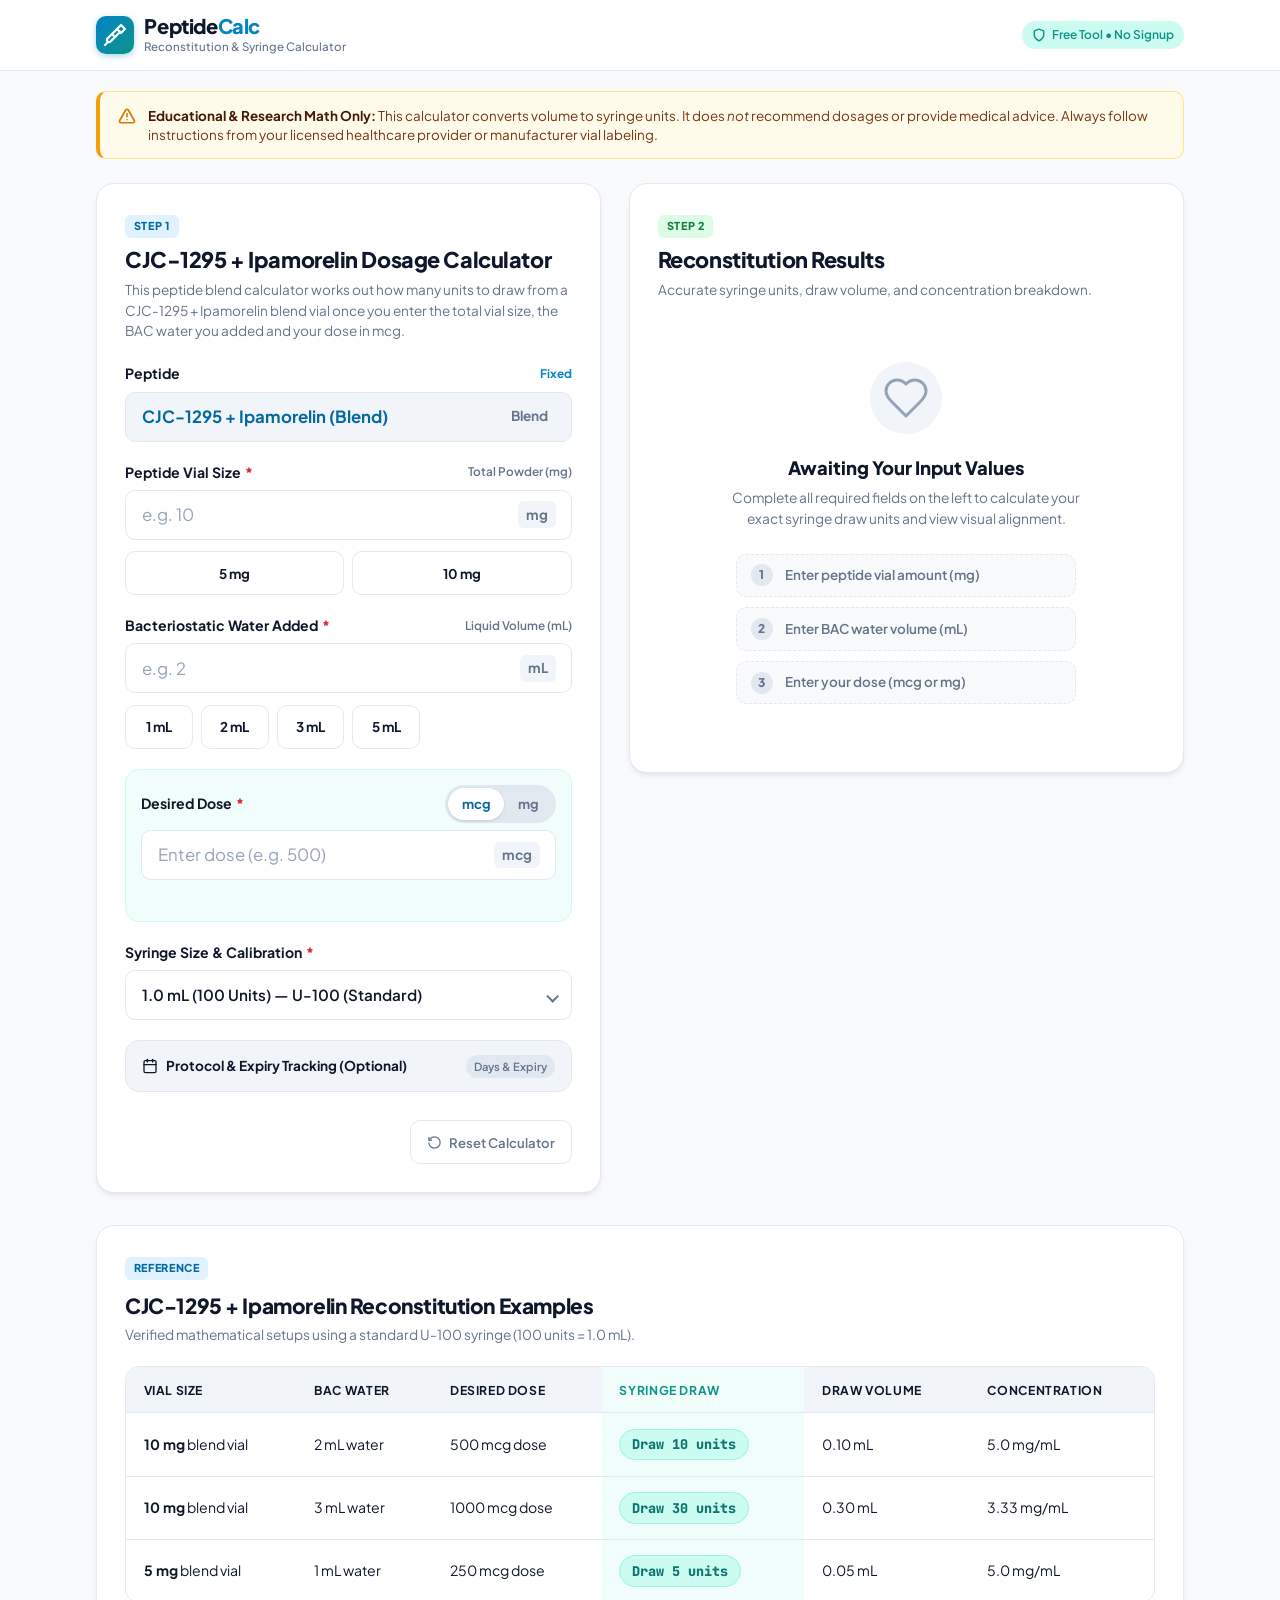
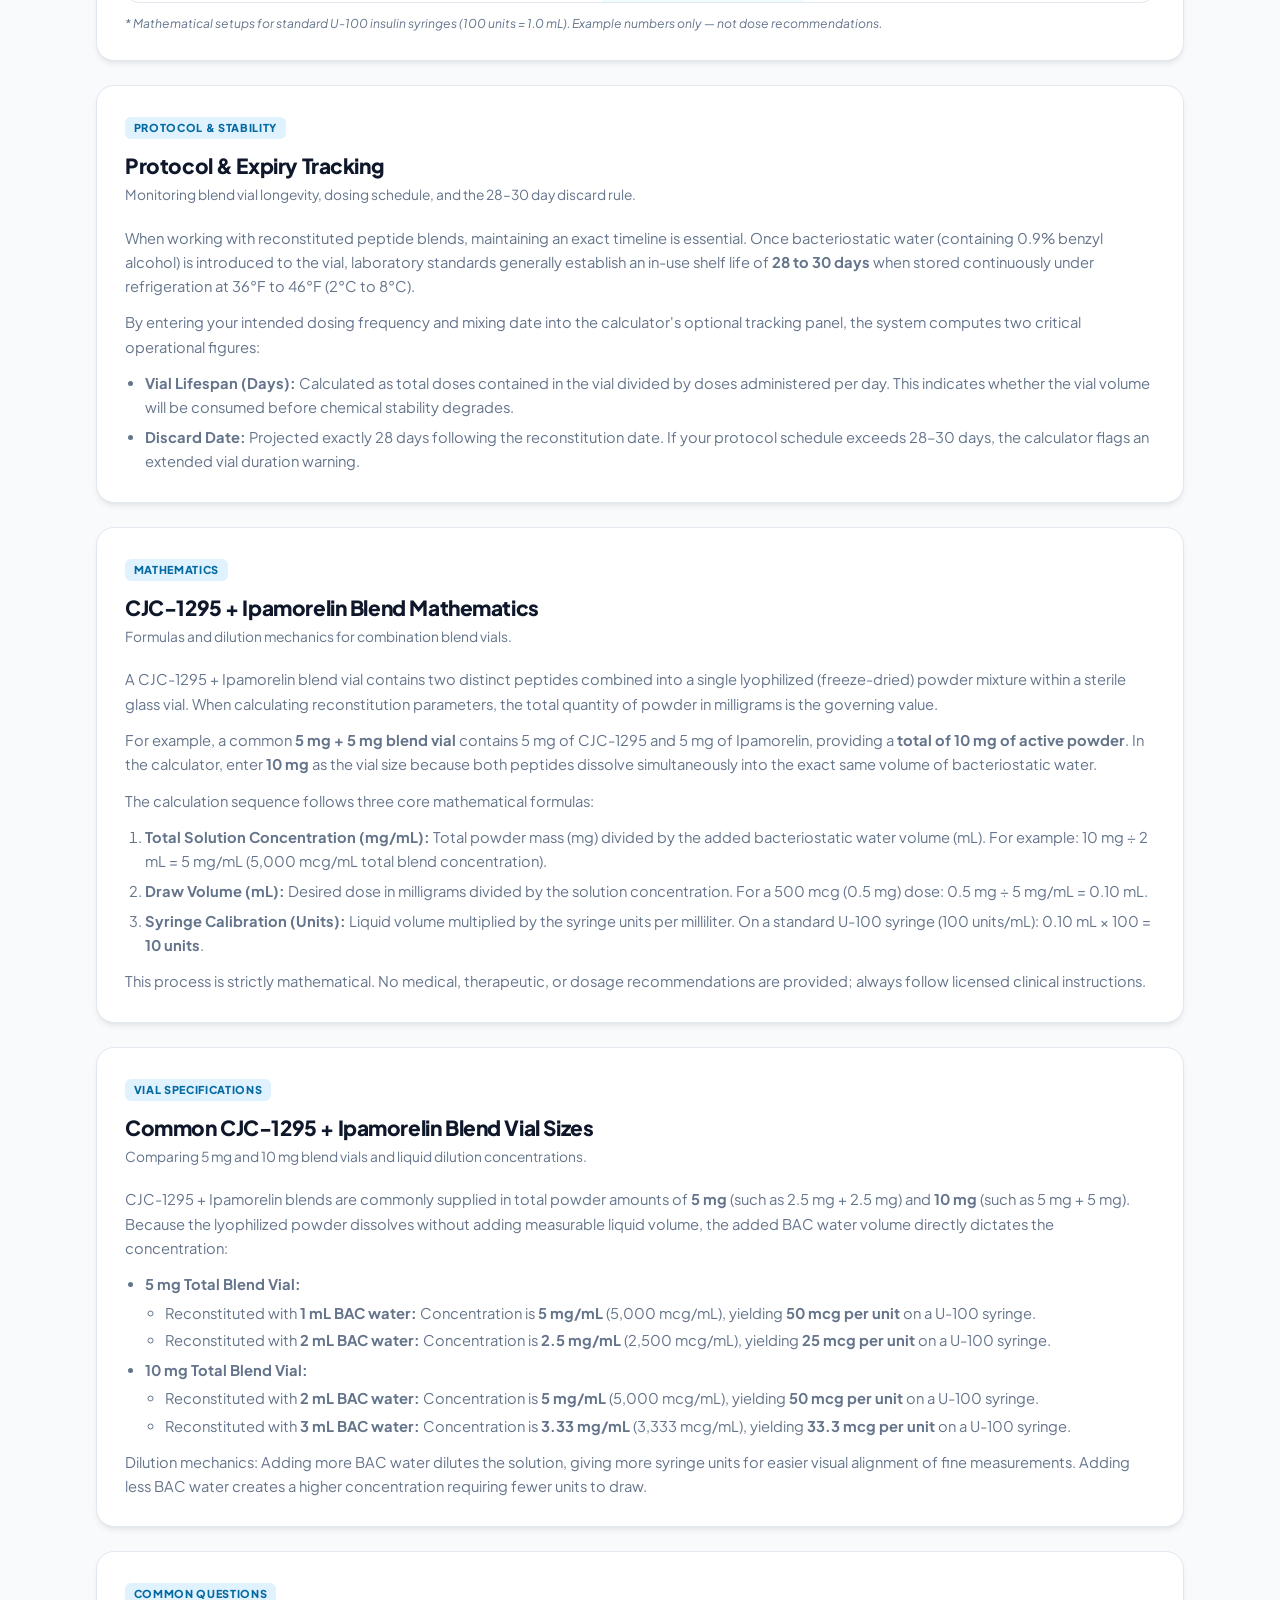
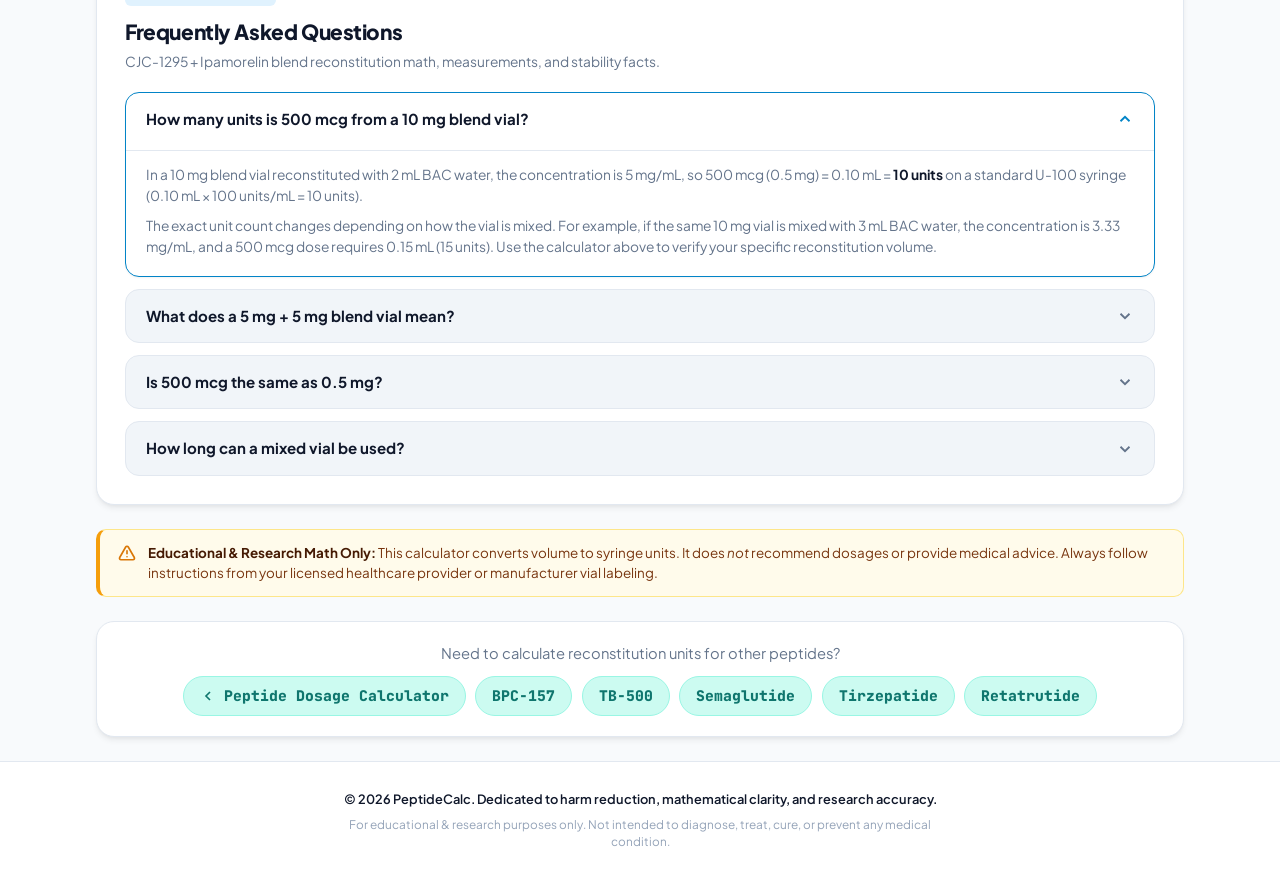
<file: cjc-1295-ipamorelin.html>
<!DOCTYPE html>
<html lang="en">
<head>
  <meta charset="UTF-8">
  <meta name="viewport" content="width=device-width, initial-scale=1.0, maximum-scale=5.0">
  <title>CJC-1295 + Ipamorelin Dosage Calculator | Peptide Calculator</title>
  <meta name="description" content="Free CJC-1295 + Ipamorelin reconstitution calculator. Enter your blend vial size, BAC water and dose to instantly see how many units to draw, doses per vial and when to discard the vial.">
  <link rel="stylesheet" href="style.css">
  <link rel="preconnect" href="https://fonts.googleapis.com">
  <link rel="preconnect" href="https://fonts.gstatic.com" crossorigin>
  <link href="https://fonts.googleapis.com/css2?family=Plus+Jakarta+Sans:wght@400;500;600;700;800&family=JetBrains+Mono:wght@500;600;700&display=swap" rel="stylesheet">
</head>
<body>
  <!-- Header / Nav -->
  <header class="site-header">
    <div class="container header-container">
      <a href="index.html" class="brand">
        <div class="brand-icon">
          <svg width="24" height="24" viewBox="0 0 24 24" fill="none" stroke="currentColor" stroke-width="2.2" stroke-linecap="round" stroke-linejoin="round">
            <path d="m18 2-4 4 4 4 4-4-4-4Z"/>
            <path d="m14 6-9.5 9.5a2.12 2.12 0 1 0 3 3L17 9"/>
            <path d="m9 11 3 3"/>
            <path d="m5 19-3 3"/>
          </svg>
        </div>
        <div class="brand-text">
          <span class="brand-title">Peptide<span class="brand-accent">Calc</span></span>
          <span class="brand-subtitle">Reconstitution & Syringe Calculator</span>
        </div>
      </a>
      <div class="header-badges">
        <span class="trust-badge">
          <svg width="14" height="14" viewBox="0 0 24 24" fill="none" stroke="currentColor" stroke-width="2.5" stroke-linecap="round" stroke-linejoin="round"><path d="M12 22s8-4 8-10V5l-8-3-8 3v7c0 6 8 10 8 10z"/></svg>
          Free Tool • No Signup
        </span>
      </div>
    </div>
  </header>

  <main class="main-content">
    <div class="container">
      
      <!-- 1. Top Disclaimer Bar (Mandatory PRD Rule) -->
      <aside class="disclaimer-banner" role="note" aria-label="Medical Disclaimer">
        <div class="disclaimer-icon">
          <svg width="18" height="18" viewBox="0 0 24 24" fill="none" stroke="currentColor" stroke-width="2.2" stroke-linecap="round" stroke-linejoin="round">
            <path d="m21.73 18-8-14a2 2 0 0 0-3.48 0l-8 14A2 2 0 0 0 4 21h16a2 2 0 0 0 1.73-3Z"/>
            <line x1="12" y1="9" x2="12" y2="13"/>
            <line x1="12" y1="17" x2="12.01" y2="17"/>
          </svg>
        </div>
        <div class="disclaimer-text">
          <strong>Educational & Research Math Only:</strong> This calculator converts volume to syringe units. It does <em>not</em> recommend dosages or provide medical advice. Always follow instructions from your licensed healthcare provider or manufacturer vial labeling.
        </div>
      </aside>

      <!-- 3. Calculator Layout Grid -->
      <div class="calculator-grid">
        
        <!-- Inputs Column -->
        <section class="card input-card" aria-labelledby="inputs-heading">
          <div class="card-header">
            <div class="step-indicator">Step 1</div>
            <!-- H1 and 2. Short Intro under H1 -->
            <h1 id="inputs-heading" class="card-title">CJC-1295 + Ipamorelin Dosage Calculator</h1>
            <p class="card-desc">This peptide blend calculator works out how many units to draw from a CJC-1295 + Ipamorelin blend vial once you enter the total vial size, the BAC water you added and your dose in mcg.</p>
          </div>

          <form id="calc-form" class="calc-form" onsubmit="return false;" novalidate>
            
            <!-- 1. Fixed Peptide: CJC-1295 + Ipamorelin (Blend) (Not editable) -->
            <div class="form-group">
              <div class="label-row">
                <label class="form-label">Peptide</label>
                <span class="unit-indicator" style="color: var(--primary); font-weight: 700;">Fixed</span>
              </div>
              <div class="input-with-unit">
                <input type="text" class="form-input" value="CJC-1295 + Ipamorelin (Blend)" readonly aria-readonly="true" tabindex="-1" style="background-color: var(--bg-card-subtle); cursor: default; font-weight: 700; color: var(--primary-hover);">
                <span class="input-suffix">Blend</span>
              </div>
            </div>

            <!-- 2. Vial Size (mg) - Presets 5 mg and 10 mg (Total Powder) -->
            <div class="form-group">
              <div class="label-row">
                <label for="vial-mg" class="form-label">Peptide Vial Size <span class="required-star">*</span></label>
                <span class="unit-indicator">Total Powder (mg)</span>
              </div>
              <div class="input-with-unit">
                <input type="number" id="vial-mg" class="form-input" placeholder="e.g. 10" min="0.1" step="any" required inputmode="decimal">
                <span class="input-suffix">mg</span>
              </div>
              <!-- Presets: 5 mg and 10 mg -->
              <div class="preset-buttons" role="group" aria-label="Vial size presets" style="grid-template-columns: repeat(2, 1fr);">
                <button type="button" class="preset-btn" data-input="vial-mg" data-val="5">5 mg</button>
                <button type="button" class="preset-btn" data-input="vial-mg" data-val="10">10 mg</button>
              </div>
            </div>

            <!-- 3. BAC Water (mL) - Presets 1 mL, 2 mL, 3 mL, 5 mL -->
            <div class="form-group">
              <div class="label-row">
                <label for="bac-water" class="form-label">Bacteriostatic Water Added <span class="required-star">*</span></label>
                <span class="unit-indicator">Liquid Volume (mL)</span>
              </div>
              <div class="input-with-unit">
                <input type="number" id="bac-water" class="form-input" placeholder="e.g. 2" min="0.1" step="any" required inputmode="decimal">
                <span class="input-suffix">mL</span>
              </div>
              <!-- Presets -->
              <div class="preset-buttons" role="group" aria-label="BAC water presets">
                <button type="button" class="preset-btn" data-input="bac-water" data-val="1">1 mL</button>
                <button type="button" class="preset-btn" data-input="bac-water" data-val="2">2 mL</button>
                <button type="button" class="preset-btn" data-input="bac-water" data-val="3">3 mL</button>
                <button type="button" class="preset-btn" data-input="bac-water" data-val="5">5 mL</button>
              </div>
            </div>

            <!-- 4. Desired Dose (mcg / mg Toggle) - Empty on load, never pre-filled -->
            <div class="form-group highlight-group">
              <div class="label-row">
                <label for="desired-dose" class="form-label">Desired Dose <span class="required-star">*</span></label>
                
                <!-- mcg / mg Toggle Switch -->
                <div class="unit-toggle" role="radiogroup" aria-label="Desired dose unit">
                  <button type="button" id="toggle-mcg" class="toggle-btn active" role="radio" aria-checked="true">mcg</button>
                  <button type="button" id="toggle-mg" class="toggle-btn" role="radio" aria-checked="false">mg</button>
                </div>
              </div>
              <div class="input-with-unit">
                <input type="number" id="desired-dose" class="form-input" placeholder="Enter dose (e.g. 500)" min="0.001" step="any" required inputmode="decimal">
                <span class="input-suffix" id="dose-unit-label">mcg</span>
              </div>
              <div class="dose-conversion-helper" id="dose-helper" aria-live="polite">
                <!-- Dynamically shows e.g. "500 mcg = 0.5 mg" -->
              </div>
            </div>

            <!-- 5. Syringe Size Dropdown (U-100 default) -->
            <div class="form-group">
              <div class="label-row">
                <label for="syringe-size" class="form-label">Syringe Size & Calibration <span class="required-star">*</span></label>
              </div>
              <div class="select-wrapper">
                <select id="syringe-size" class="form-select">
                  <option value="u100-100" data-units="100" data-ml="1.0" data-cal="100">1.0 mL (100 Units) — U-100 (Standard)</option>
                  <option value="u100-50" data-units="50" data-ml="0.5" data-cal="100">0.5 mL (50 Units) — U-100</option>
                  <option value="u100-30" data-units="30" data-ml="0.3" data-cal="100">0.3 mL (30 Units) — U-100</option>
                  <option value="u50-50" data-units="50" data-ml="1.0" data-cal="50">1.0 mL (50 Units) — U-50</option>
                  <option value="u40-40" data-units="40" data-ml="1.0" data-cal="40">1.0 mL (40 Units) — U-40</option>
                  <option value="u40-20" data-units="20" data-ml="0.5" data-cal="40">0.5 mL (20 Units) — U-40</option>
                </select>
              </div>
            </div>

            <!-- Optional Tracking & Protocol Accordion -->
            <details class="optional-details">
              <summary class="details-summary">
                <div class="summary-title">
                  <svg width="16" height="16" viewBox="0 0 24 24" fill="none" stroke="currentColor" stroke-width="2" stroke-linecap="round" stroke-linejoin="round">
                    <rect x="3" y="4" width="18" height="18" rx="2" ry="2"/>
                    <line x1="16" y1="2" x2="16" y2="6"/>
                    <line x1="8" y1="2" x2="8" y2="6"/>
                    <line x1="3" y1="10" x2="21" y2="10"/>
                  </svg>
                  <span>Protocol & Expiry Tracking (Optional)</span>
                </div>
                <span class="summary-badge">Days & Expiry</span>
              </summary>
              <div class="details-content">
                <div class="form-row-2">
                  <div class="form-group">
                    <label for="frequency" class="form-label">Dosing Frequency</label>
                    <select id="frequency" class="form-select">
                      <option value="">Select frequency...</option>
                      <option value="1">Once Daily (Every day)</option>
                      <option value="2">Twice Daily (2x / day)</option>
                      <option value="0.5">Every Other Day (EOD)</option>
                      <option value="0.2857">2 Times per Week</option>
                      <option value="0.4286">3 Times per Week</option>
                      <option value="0.142857">Once Weekly (1x / week)</option>
                    </select>
                  </div>
                  <div class="form-group">
                    <label for="mix-date" class="form-label">Reconstitution Date</label>
                    <input type="date" id="mix-date" class="form-input">
                  </div>
                </div>
              </div>
            </details>

            <!-- Reset Button -->
            <div class="form-actions">
              <button type="button" id="btn-reset" class="btn-secondary">
                <svg width="15" height="15" viewBox="0 0 24 24" fill="none" stroke="currentColor" stroke-width="2"><path d="M3 12a9 9 0 1 0 9-9 9.75 9.75 0 0 0-6.74 2.74L3 8"/><path d="M3 3v5h5"/></svg>
                Reset Calculator
              </button>
            </div>
          </form>
        </section>

        <!-- Results Column -->
        <section class="card result-card" aria-labelledby="results-heading">
          <div class="card-header">
            <div class="step-indicator success">Step 2</div>
            <h2 id="results-heading" class="card-title">Reconstitution Results</h2>
            <p class="card-desc">Accurate syringe units, draw volume, and concentration breakdown.</p>
          </div>

          <!-- Empty State (Shown when inputs are missing) -->
          <div id="empty-state" class="empty-state">
            <div class="empty-icon">
              <svg width="48" height="48" viewBox="0 0 24 24" fill="none" stroke="currentColor" stroke-width="1.5">
                <path d="M19 14c1.49-1.46 3-3.21 3-5.5A5.5 5.5 0 0 0 16.5 3c-1.76 0-3 .5-4.5 2-1.5-1.5-2.74-2-4.5-2A5.5 5.5 0 0 0 2 8.5c0 2.3 1.5 4.05 3 5.5l7 7Z"/>
              </svg>
            </div>
            <h3 class="empty-title">Awaiting Your Input Values</h3>
            <p class="empty-text">Complete all required fields on the left to calculate your exact syringe draw units and view visual alignment.</p>
            <div class="checklist">
              <div class="checklist-item" id="check-vial">
                <span class="check-bullet">1</span> Enter peptide vial amount (mg)
              </div>
              <div class="checklist-item" id="check-water">
                <span class="check-bullet">2</span> Enter BAC water volume (mL)
              </div>
              <div class="checklist-item" id="check-dose">
                <span class="check-bullet">3</span> Enter your dose (mcg or mg)
              </div>
            </div>
          </div>

          <!-- Active Calculation Container (Hidden until all inputs filled) -->
          <div id="results-container" class="results-container" style="display: none;">
            
            <!-- Smart Safety Warnings Area -->
            <div id="warnings-area" class="warnings-area" aria-live="assertive">
              <!-- Over Capacity Warning -->
              <div id="warn-overcapacity" class="alert-box alert-danger" style="display: none;">
                <div class="alert-icon">
                  <svg width="20" height="20" viewBox="0 0 24 24" fill="none" stroke="currentColor" stroke-width="2.5"><circle cx="12" cy="12" r="10"/><line x1="12" y1="8" x2="12" y2="12"/><line x1="12" y1="16" x2="12.01" y2="16"/></svg>
                </div>
                <div class="alert-body">
                  <h4 class="alert-title">Dose Exceeds Syringe Capacity!</h4>
                  <p class="alert-text" id="overcapacity-text">
                    This dose requires <strong id="overcapacity-units">0</strong> units (<span id="overcapacity-ml">0</span> mL), but your selected syringe only holds <span id="overcapacity-max">0</span> units.
                  </p>
                  <div class="alert-actions">
                    <strong>Recommended Solutions:</strong>
                    <ul class="alert-solutions">
                      <li>Switch to a larger syringe (e.g. 0.5 mL or 1.0 mL) in the dropdown.</li>
                      <li>Or reconstitute with less BAC water to create a more concentrated solution.</li>
                    </ul>
                  </div>
                </div>
              </div>

              <!-- mg / mcg Mistake Guard -->
              <div id="warn-mistake-guard" class="alert-box alert-warning" style="display: none;">
                <div class="alert-icon">
                  <svg width="20" height="20" viewBox="0 0 24 24" fill="none" stroke="currentColor" stroke-width="2.5"><path d="m21.73 18-8-14a2 2 0 0 0-3.48 0l-8 14A2 2 0 0 0 4 21h16a2 2 0 0 0 1.73-3Z"/><line x1="12" y1="9" x2="12" y2="13"/><line x1="12" y1="17" x2="12.01" y2="17"/></svg>
                </div>
                <div class="alert-body">
                  <h4 class="alert-title">Possible Unit Mistake (mg vs. mcg)</h4>
                  <p class="alert-text" id="mistake-guard-text">
                    The requested dose of <strong id="mistake-dose-val"></strong> seems unusually large for peptide protocols and would require an excessive number of units or vials.
                  </p>
                  <div class="mistake-actions">
                    <button type="button" id="btn-fix-unit" class="btn-action-fix">
                      Switch dose to <span id="mistake-mcg-fix"></span> mcg instead
                    </button>
                    <span class="mistake-hint">Most peptide doses are prescribed in micrograms (mcg), not milligrams (mg).</span>
                  </div>
                </div>
              </div>

              <!-- Small Volume Caution (< 5 Units) -->
              <div id="warn-low-volume" class="alert-box alert-info" style="display: none;">
                <div class="alert-icon">
                  <svg width="18" height="18" viewBox="0 0 24 24" fill="none" stroke="currentColor" stroke-width="2"><circle cx="12" cy="12" r="10"/><line x1="12" y1="16" x2="12" y2="12"/><line x1="12" y1="8" x2="12.01" y2="8"/></svg>
                </div>
                <div class="alert-body">
                  <h4 class="alert-title">Low Volume Tip (&lt; 5 Units)</h4>
                  <p class="alert-text" id="low-volume-text">
                    Drawing under 5 units can be difficult to measure precisely on standard syringes. Consider adding more BAC water when mixing to yield a larger, easier-to-read volume.
                  </p>
                </div>
              </div>

              <!-- 30-Day Expiry Safety Flag -->
              <div id="warn-expiry" class="alert-box alert-warning" style="display: none;">
                <div class="alert-icon">
                  <svg width="18" height="18" viewBox="0 0 24 24" fill="none" stroke="currentColor" stroke-width="2"><circle cx="12" cy="12" r="10"/><polyline points="12 6 12 12 16 14"/></svg>
                </div>
                <div class="alert-body">
                  <h4 class="alert-title">Extended Vial Duration Warning</h4>
                  <p class="alert-text">
                    At your current frequency, this vial will last over 30 days. Reconstituted peptides generally maintain optimal stability for <strong>28–30 days</strong> under refrigeration. Consider mixing smaller quantities or half-vials.
                  </p>
                </div>
              </div>
            </div>

            <!-- Hero Output: Units To Draw -->
            <div class="hero-result" id="hero-result-card">
              <span class="hero-label">YOUR EXACT SYRINGE DOSE</span>
              <div class="hero-number-wrap">
                <span class="hero-number" id="out-units">0</span>
                <span class="hero-unit">UNITS</span>
              </div>
              <div class="hero-subtext">
                Pull plunger until the leading stopper ring hits <strong id="out-sub-units">0 units</strong> (<span id="out-volume-ml">0.00 mL</span>)
              </div>
              <div class="fraction-note" id="fraction-note" style="display: none;">
                <!-- e.g. "Note: 8.33 units is between 8 and 8.5 units" -->
              </div>
            </div>

            <!-- Visual Syringe Container -->
            <div class="syringe-section">
              <div class="section-subhead">
                <span class="subhead-title">Interactive Visual Syringe</span>
                <span class="subhead-meta" id="syringe-cal-label">1.0 mL U-100 Syringe</span>
              </div>

              <!-- Syringe SVG Canvas -->
              <div class="syringe-viewport">
                <div class="syringe-wrapper" id="syringe-svg-container">
                  <!-- Generated via script.js -->
                </div>
              </div>

              <!-- Magnified Stopper View -->
              <div class="magnifier-panel">
                <div class="magnifier-header">
                  <div class="magnifier-badge">
                    <svg width="14" height="14" viewBox="0 0 24 24" fill="none" stroke="currentColor" stroke-width="2.5"><circle cx="11" cy="11" r="8"/><line x1="21" y1="21" x2="16.65" y2="16.65"/><line x1="11" y1="8" x2="11" y2="14"/><line x1="8" y1="11" x2="14" y2="11"/></svg>
                    Zoomed Stopper View (Fridge Alignment Check)
                  </div>
                  <span class="magnifier-tip">Align the leading rubber ring to the target mark</span>
                </div>
                <div class="magnifier-canvas-wrap" id="magnifier-container">
                  <!-- Magnifier SVG generated via script.js -->
                </div>
              </div>
            </div>

            <!-- Key Metrics Grid -->
            <div class="metrics-grid">
              <div class="metric-card">
                <div class="metric-icon blue">
                  <svg width="18" height="18" viewBox="0 0 24 24" fill="none" stroke="currentColor" stroke-width="2"><path d="M12 2.69l5.66 5.66a8 8 0 1 1-11.31 0z"/></svg>
                </div>
                <div class="metric-info">
                  <span class="metric-label">Draw Volume</span>
                  <span class="metric-value" id="out-metric-ml">0.00 mL</span>
                  <span class="metric-hint">Liquid to inject</span>
                </div>
              </div>

              <div class="metric-card">
                <div class="metric-icon teal">
                  <svg width="18" height="18" viewBox="0 0 24 24" fill="none" stroke="currentColor" stroke-width="2"><path d="M21 16V8a2 2 0 0 0-1-1.73l-7-4a2 2 0 0 0-2 0l-7 4A2 2 0 0 0 3 8v8a2 2 0 0 0 1 1.73l7 4a2 2 0 0 0 2 0l7-4A2 2 0 0 0 21 16z"/></svg>
                </div>
                <div class="metric-info">
                  <span class="metric-label">Concentration</span>
                  <span class="metric-value" id="out-concentration-mg">0.00 mg/mL</span>
                  <span class="metric-hint" id="out-concentration-mcg">0 mcg/mL</span>
                </div>
              </div>

              <div class="metric-card">
                <div class="metric-icon indigo">
                  <svg width="18" height="18" viewBox="0 0 24 24" fill="none" stroke="currentColor" stroke-width="2"><circle cx="12" cy="12" r="10"/><path d="m4.93 4.93 4.24 4.24"/><path d="m14.83 9.17 4.24-4.24"/><path d="m14.83 14.83 4.24 4.24"/><path d="m9.17 14.83-4.24 4.24"/></svg>
                </div>
                <div class="metric-info">
                  <span class="metric-label">Micrograms per Unit</span>
                  <span class="metric-value" id="out-mcg-per-unit">0.0 mcg</span>
                  <span class="metric-hint">Each syringe tick</span>
                </div>
              </div>

              <div class="metric-card">
                <div class="metric-icon purple">
                  <svg width="18" height="18" viewBox="0 0 24 24" fill="none" stroke="currentColor" stroke-width="2"><rect x="3" y="3" width="18" height="18" rx="2"/><path d="M3 9h18"/><path d="M9 21V9"/></svg>
                </div>
                <div class="metric-info">
                  <span class="metric-label">Total Doses per Vial</span>
                  <span class="metric-value" id="out-doses-per-vial">0</span>
                  <span class="metric-hint">Based on vial mg</span>
                </div>
              </div>
            </div>

            <!-- Optional Protocol Stats (if frequency/date filled) -->
            <div id="protocol-stats-box" class="protocol-stats-box" style="display: none;">
              <div class="protocol-stat-item" id="stat-duration-wrap" style="display: none;">
                <span class="stat-label">Vial Estimated Lifespan:</span>
                <span class="stat-val" id="out-lifespan-days">0 Days</span>
              </div>
              <div class="protocol-stat-item" id="stat-discard-wrap" style="display: none;">
                <span class="stat-label">Recommended Discard Date:</span>
                <span class="stat-val" id="out-discard-date">—</span>
                <span class="stat-sub">(28 days post-mix)</span>
              </div>
            </div>

            <!-- Bottom Disclaimer Under Result Card (Mandatory PRD Rule) -->
            <div class="result-disclaimer-note">
              <svg width="14" height="14" viewBox="0 0 24 24" fill="none" stroke="currentColor" stroke-width="2"><circle cx="12" cy="12" r="10"/><line x1="12" y1="16" x2="12" y2="12"/><line x1="12" y1="8" x2="12.01" y2="8"/></svg>
              <span><strong>Medical Safety Note:</strong> All results are mathematical conversions based on your inputs. They do not constitute dosing guidance. Always verify with your physician or pharmacist before administration.</span>
            </div>

          </div>
        </section>

      </div>

      <!-- 4. Examples Table Section -->
      <section class="card content-section" id="examples" aria-labelledby="examples-title">
        <div class="section-header">
          <div class="step-indicator">Reference</div>
          <h2 id="examples-title" class="section-title">CJC-1295 + Ipamorelin Reconstitution Examples</h2>
          <p class="section-desc">Verified mathematical setups using a standard U-100 syringe (100 units = 1.0 mL).</p>
        </div>

        <div class="table-scroll-hint">
          <svg width="14" height="14" viewBox="0 0 24 24" fill="none" stroke="currentColor" stroke-width="2.5"><line x1="5" y1="12" x2="19" y2="12"/><polyline points="12 5 19 12 12 19"/></svg>
          <span>Scroll sideways on mobile to view full table</span>
        </div>

        <div class="table-responsive">
          <table class="examples-table">
            <thead>
              <tr>
                <th scope="col">Vial Size</th>
                <th scope="col">BAC Water</th>
                <th scope="col">Desired Dose</th>
                <th scope="col" class="th-result">Syringe Draw</th>
                <th scope="col">Draw Volume</th>
                <th scope="col">Concentration</th>
              </tr>
            </thead>
            <tbody>
              <tr>
                <td><strong>10 mg</strong> blend vial</td>
                <td>2 mL water</td>
                <td>500 mcg dose</td>
                <td class="td-result">
                  <span class="draw-pill">Draw 10 units</span>
                </td>
                <td>0.10 mL</td>
                <td>5.0 mg/mL</td>
              </tr>
              <tr>
                <td><strong>10 mg</strong> blend vial</td>
                <td>3 mL water</td>
                <td>1000 mcg dose</td>
                <td class="td-result">
                  <span class="draw-pill">Draw 30 units</span>
                </td>
                <td>0.30 mL</td>
                <td>3.33 mg/mL</td>
              </tr>
              <tr>
                <td><strong>5 mg</strong> blend vial</td>
                <td>1 mL water</td>
                <td>250 mcg dose</td>
                <td class="td-result">
                  <span class="draw-pill">Draw 5 units</span>
                </td>
                <td>0.05 mL</td>
                <td>5.0 mg/mL</td>
              </tr>
            </tbody>
          </table>
        </div>

        <p class="table-caption">
          * Mathematical setups for standard U-100 insulin syringes (100 units = 1.0 mL). Example numbers only — not dose recommendations.
        </p>
      </section>

      <!-- 5. Protocol & Expiry Tracking Section -->
      <section class="card content-section" id="protocol-expiry" aria-labelledby="protocol-title">
        <div class="section-header">
          <div class="step-indicator">Protocol & Stability</div>
          <h2 id="protocol-title" class="section-title">Protocol & Expiry Tracking</h2>
          <p class="section-desc">Monitoring blend vial longevity, dosing schedule, and the 28–30 day discard rule.</p>
        </div>
        <div style="font-size: 0.92rem; color: var(--text-muted); line-height: 1.65; display: flex; flex-direction: column; gap: 0.75rem;">
          <p>When working with reconstituted peptide blends, maintaining an exact timeline is essential. Once bacteriostatic water (containing 0.9% benzyl alcohol) is introduced to the vial, laboratory standards generally establish an in-use shelf life of <strong>28 to 30 days</strong> when stored continuously under refrigeration at 36°F to 46°F (2°C to 8°C).</p>
          <p>By entering your intended dosing frequency and mixing date into the calculator's optional tracking panel, the system computes two critical operational figures:</p>
          <ul style="margin-left: 1.25rem; display: flex; flex-direction: column; gap: 0.35rem;">
            <li><strong>Vial Lifespan (Days):</strong> Calculated as total doses contained in the vial divided by doses administered per day. This indicates whether the vial volume will be consumed before chemical stability degrades.</li>
            <li><strong>Discard Date:</strong> Projected exactly 28 days following the reconstitution date. If your protocol schedule exceeds 28–30 days, the calculator flags an extended vial duration warning.</li>
          </ul>
        </div>
      </section>

      <!-- 6. Overview Section Explaining Blend Vials & Reconstitution Maths Only -->
      <section class="card content-section" id="overview" aria-labelledby="overview-title">
        <div class="section-header">
          <div class="step-indicator">Mathematics</div>
          <h2 id="overview-title" class="section-title">CJC-1295 + Ipamorelin Blend Mathematics</h2>
          <p class="section-desc">Formulas and dilution mechanics for combination blend vials.</p>
        </div>
        <div style="font-size: 0.92rem; color: var(--text-muted); line-height: 1.65; display: flex; flex-direction: column; gap: 0.75rem;">
          <p>A CJC-1295 + Ipamorelin blend vial contains two distinct peptides combined into a single lyophilized (freeze-dried) powder mixture within a sterile glass vial. When calculating reconstitution parameters, the total quantity of powder in milligrams is the governing value.</p>
          <p>For example, a common <strong>5 mg + 5 mg blend vial</strong> contains 5 mg of CJC-1295 and 5 mg of Ipamorelin, providing a <strong>total of 10 mg of active powder</strong>. In the calculator, enter <strong>10 mg</strong> as the vial size because both peptides dissolve simultaneously into the exact same volume of bacteriostatic water.</p>
          <p>The calculation sequence follows three core mathematical formulas:</p>
          <ol style="margin-left: 1.25rem; display: flex; flex-direction: column; gap: 0.35rem;">
            <li><strong>Total Solution Concentration (mg/mL):</strong> Total powder mass (mg) divided by the added bacteriostatic water volume (mL). For example: 10 mg ÷ 2 mL = 5 mg/mL (5,000 mcg/mL total blend concentration).</li>
            <li><strong>Draw Volume (mL):</strong> Desired dose in milligrams divided by the solution concentration. For a 500 mcg (0.5 mg) dose: 0.5 mg ÷ 5 mg/mL = 0.10 mL.</li>
            <li><strong>Syringe Calibration (Units):</strong> Liquid volume multiplied by the syringe units per milliliter. On a standard U-100 syringe (100 units/mL): 0.10 mL × 100 = <strong>10 units</strong>.</li>
          </ol>
          <p>This process is strictly mathematical. No medical, therapeutic, or dosage recommendations are provided; always follow licensed clinical instructions.</p>
        </div>
      </section>

      <!-- 7. Common Blend Vial Sizes Section (5 mg and 10 mg) -->
      <section class="card content-section" id="vial-sizes" aria-labelledby="vial-sizes-title">
        <div class="section-header">
          <div class="step-indicator">Vial Specifications</div>
          <h2 id="vial-sizes-title" class="section-title">Common CJC-1295 + Ipamorelin Blend Vial Sizes</h2>
          <p class="section-desc">Comparing 5 mg and 10 mg blend vials and liquid dilution concentrations.</p>
        </div>
        <div style="font-size: 0.92rem; color: var(--text-muted); line-height: 1.65; display: flex; flex-direction: column; gap: 0.75rem;">
          <p>CJC-1295 + Ipamorelin blends are commonly supplied in total powder amounts of <strong>5 mg</strong> (such as 2.5 mg + 2.5 mg) and <strong>10 mg</strong> (such as 5 mg + 5 mg). Because the lyophilized powder dissolves without adding measurable liquid volume, the added BAC water volume directly dictates the concentration:</p>
          <ul style="margin-left: 1.25rem; display: flex; flex-direction: column; gap: 0.35rem;">
            <li><strong>5 mg Total Blend Vial:</strong>
              <ul style="margin-left: 1.25rem; margin-top: 0.25rem; display: flex; flex-direction: column; gap: 0.2rem;">
                <li>Reconstituted with <strong>1 mL BAC water:</strong> Concentration is <strong>5 mg/mL</strong> (5,000 mcg/mL), yielding <strong>50 mcg per unit</strong> on a U-100 syringe.</li>
                <li>Reconstituted with <strong>2 mL BAC water:</strong> Concentration is <strong>2.5 mg/mL</strong> (2,500 mcg/mL), yielding <strong>25 mcg per unit</strong> on a U-100 syringe.</li>
              </ul>
            </li>
            <li><strong>10 mg Total Blend Vial:</strong>
              <ul style="margin-left: 1.25rem; margin-top: 0.25rem; display: flex; flex-direction: column; gap: 0.2rem;">
                <li>Reconstituted with <strong>2 mL BAC water:</strong> Concentration is <strong>5 mg/mL</strong> (5,000 mcg/mL), yielding <strong>50 mcg per unit</strong> on a U-100 syringe.</li>
                <li>Reconstituted with <strong>3 mL BAC water:</strong> Concentration is <strong>3.33 mg/mL</strong> (3,333 mcg/mL), yielding <strong>33.3 mcg per unit</strong> on a U-100 syringe.</li>
              </ul>
            </li>
          </ul>
          <p>Dilution mechanics: Adding more BAC water dilutes the solution, giving more syringe units for easier visual alignment of fine measurements. Adding less BAC water creates a higher concentration requiring fewer units to draw.</p>
        </div>
      </section>

      <!-- 8. FAQ Accordion Section -->
      <section class="card content-section" id="faq" aria-labelledby="faq-title">
        <div class="section-header">
          <div class="step-indicator">Common Questions</div>
          <h2 id="faq-title" class="section-title">Frequently Asked Questions</h2>
          <p class="section-desc">CJC-1295 + Ipamorelin blend reconstitution math, measurements, and stability facts.</p>
        </div>

        <div class="faq-list">
          <details class="faq-item" open>
            <summary class="faq-summary">
              <span class="faq-question-text">How many units is 500 mcg from a 10 mg blend vial?</span>
              <span class="faq-chevron" aria-hidden="true">
                <svg width="18" height="18" viewBox="0 0 24 24" fill="none" stroke="currentColor" stroke-width="2.5"><polyline points="6 9 12 15 18 9"/></svg>
              </span>
            </summary>
            <div class="faq-answer">
              <p>In a 10 mg blend vial reconstituted with 2 mL BAC water, the concentration is 5 mg/mL, so 500 mcg (0.5 mg) = 0.10 mL = <strong>10 units</strong> on a standard U-100 syringe (0.10 mL × 100 units/mL = 10 units).</p>
              <p style="margin-top: 0.5rem;">The exact unit count changes depending on how the vial is mixed. For example, if the same 10 mg vial is mixed with 3 mL BAC water, the concentration is 3.33 mg/mL, and a 500 mcg dose requires 0.15 mL (15 units). Use the calculator above to verify your specific reconstitution volume.</p>
            </div>
          </details>

          <details class="faq-item">
            <summary class="faq-summary">
              <span class="faq-question-text">What does a 5 mg + 5 mg blend vial mean?</span>
              <span class="faq-chevron" aria-hidden="true">
                <svg width="18" height="18" viewBox="0 0 24 24" fill="none" stroke="currentColor" stroke-width="2.5"><polyline points="6 9 12 15 18 9"/></svg>
              </span>
            </summary>
            <div class="faq-answer">
              <p>A "5 mg + 5 mg" blend vial contains 5 mg of CJC-1295 and 5 mg of Ipamorelin combined in the same vial, which equals <strong>10 mg of total powder</strong>. Because both compounds are dissolved together in the liquid, the calculator uses the total powder weight (10 mg) to determine the concentration and draw volume.</p>
            </div>
          </details>

          <details class="faq-item">
            <summary class="faq-summary">
              <span class="faq-question-text">Is 500 mcg the same as 0.5 mg?</span>
              <span class="faq-chevron" aria-hidden="true">
                <svg width="18" height="18" viewBox="0 0 24 24" fill="none" stroke="currentColor" stroke-width="2.5"><polyline points="6 9 12 15 18 9"/></svg>
              </span>
            </summary>
            <div class="faq-answer">
              <p><strong>Yes: 1000 mcg = 1 mg</strong> (pure metric conversion). Therefore, 500 mcg ÷ 1,000 = <strong>0.5 mg</strong>. To convert milligrams to micrograms, multiply by 1,000 (0.5 mg × 1,000 = 500 mcg).</p>
            </div>
          </details>

          <details class="faq-item">
            <summary class="faq-summary">
              <span class="faq-question-text">How long can a mixed vial be used?</span>
              <span class="faq-chevron" aria-hidden="true">
                <svg width="18" height="18" viewBox="0 0 24 24" fill="none" stroke="currentColor" stroke-width="2.5"><polyline points="6 9 12 15 18 9"/></svg>
              </span>
            </summary>
            <div class="faq-answer">
              <p>Once reconstituted with bacteriostatic water, a mixed vial is generally used within <strong>28–30 days</strong> when stored continuously refrigerated at 36°F to 46°F (2°C to 8°C). The calculator shows your projected vial days and discard date using this 28–30 day guidance in the optional protocol tracking section.</p>
            </div>
          </details>
        </div>
      </section>

      <!-- 9. Safety Disclaimer (Same as other pages) -->
      <aside class="disclaimer-banner" role="note" aria-label="Medical Disclaimer">
        <div class="disclaimer-icon">
          <svg width="18" height="18" viewBox="0 0 24 24" fill="none" stroke="currentColor" stroke-width="2.2" stroke-linecap="round" stroke-linejoin="round">
            <path d="m21.73 18-8-14a2 2 0 0 0-3.48 0l-8 14A2 2 0 0 0 4 21h16a2 2 0 0 0 1.73-3Z"/>
            <line x1="12" y1="9" x2="12" y2="13"/>
            <line x1="12" y1="17" x2="12.01" y2="17"/>
          </svg>
        </div>
        <div class="disclaimer-text">
          <strong>Educational & Research Math Only:</strong> This calculator converts volume to syringe units. It does <em>not</em> recommend dosages or provide medical advice. Always follow instructions from your licensed healthcare provider or manufacturer vial labeling.
        </div>
      </aside>

      <!-- 9b. Link Back to Main Calculator & Other Peptides -->
      <nav class="card content-section" aria-label="Related Calculators" style="text-align: center; padding: 1.25rem;">
        <p style="font-size: 0.92rem; color: var(--text-muted); margin-bottom: 0.75rem;">Need to calculate reconstitution units for other peptides?</p>
        <div style="display: flex; justify-content: center; gap: 0.6rem; flex-wrap: wrap;">
          <a href="index.html" class="draw-pill" style="display: inline-flex; align-items: center; gap: 0.5rem; text-decoration: none; font-size: 0.92rem; padding: 0.5rem 1rem;">
            <svg width="16" height="16" viewBox="0 0 24 24" fill="none" stroke="currentColor" stroke-width="2.5"><polyline points="15 18 9 12 15 6"/></svg>
            Peptide Dosage Calculator
          </a>
          <a href="bpc-157.html" class="draw-pill" style="display: inline-flex; align-items: center; text-decoration: none; font-size: 0.92rem; padding: 0.5rem 1rem;">BPC-157</a>
          <a href="tb-500.html" class="draw-pill" style="display: inline-flex; align-items: center; text-decoration: none; font-size: 0.92rem; padding: 0.5rem 1rem;">TB-500</a>
          <a href="semaglutide.html" class="draw-pill" style="display: inline-flex; align-items: center; text-decoration: none; font-size: 0.92rem; padding: 0.5rem 1rem;">Semaglutide</a>
          <a href="tirzepatide.html" class="draw-pill" style="display: inline-flex; align-items: center; text-decoration: none; font-size: 0.92rem; padding: 0.5rem 1rem;">Tirzepatide</a>
          <a href="retatrutide.html" class="draw-pill" style="display: inline-flex; align-items: center; text-decoration: none; font-size: 0.92rem; padding: 0.5rem 1rem;">Retatrutide</a>
        </div>
      </nav>

    </div>
  </main>

  <footer class="site-footer">
    <div class="container footer-container">
      <p class="footer-copy">© 2026 PeptideCalc. Dedicated to harm reduction, mathematical clarity, and research accuracy.</p>
      <p class="footer-legal">For educational & research purposes only. Not intended to diagnose, treat, cure, or prevent any medical condition.</p>
    </div>
  </footer>

  <script src="script.js"></script>
</body>
</html>
</file>
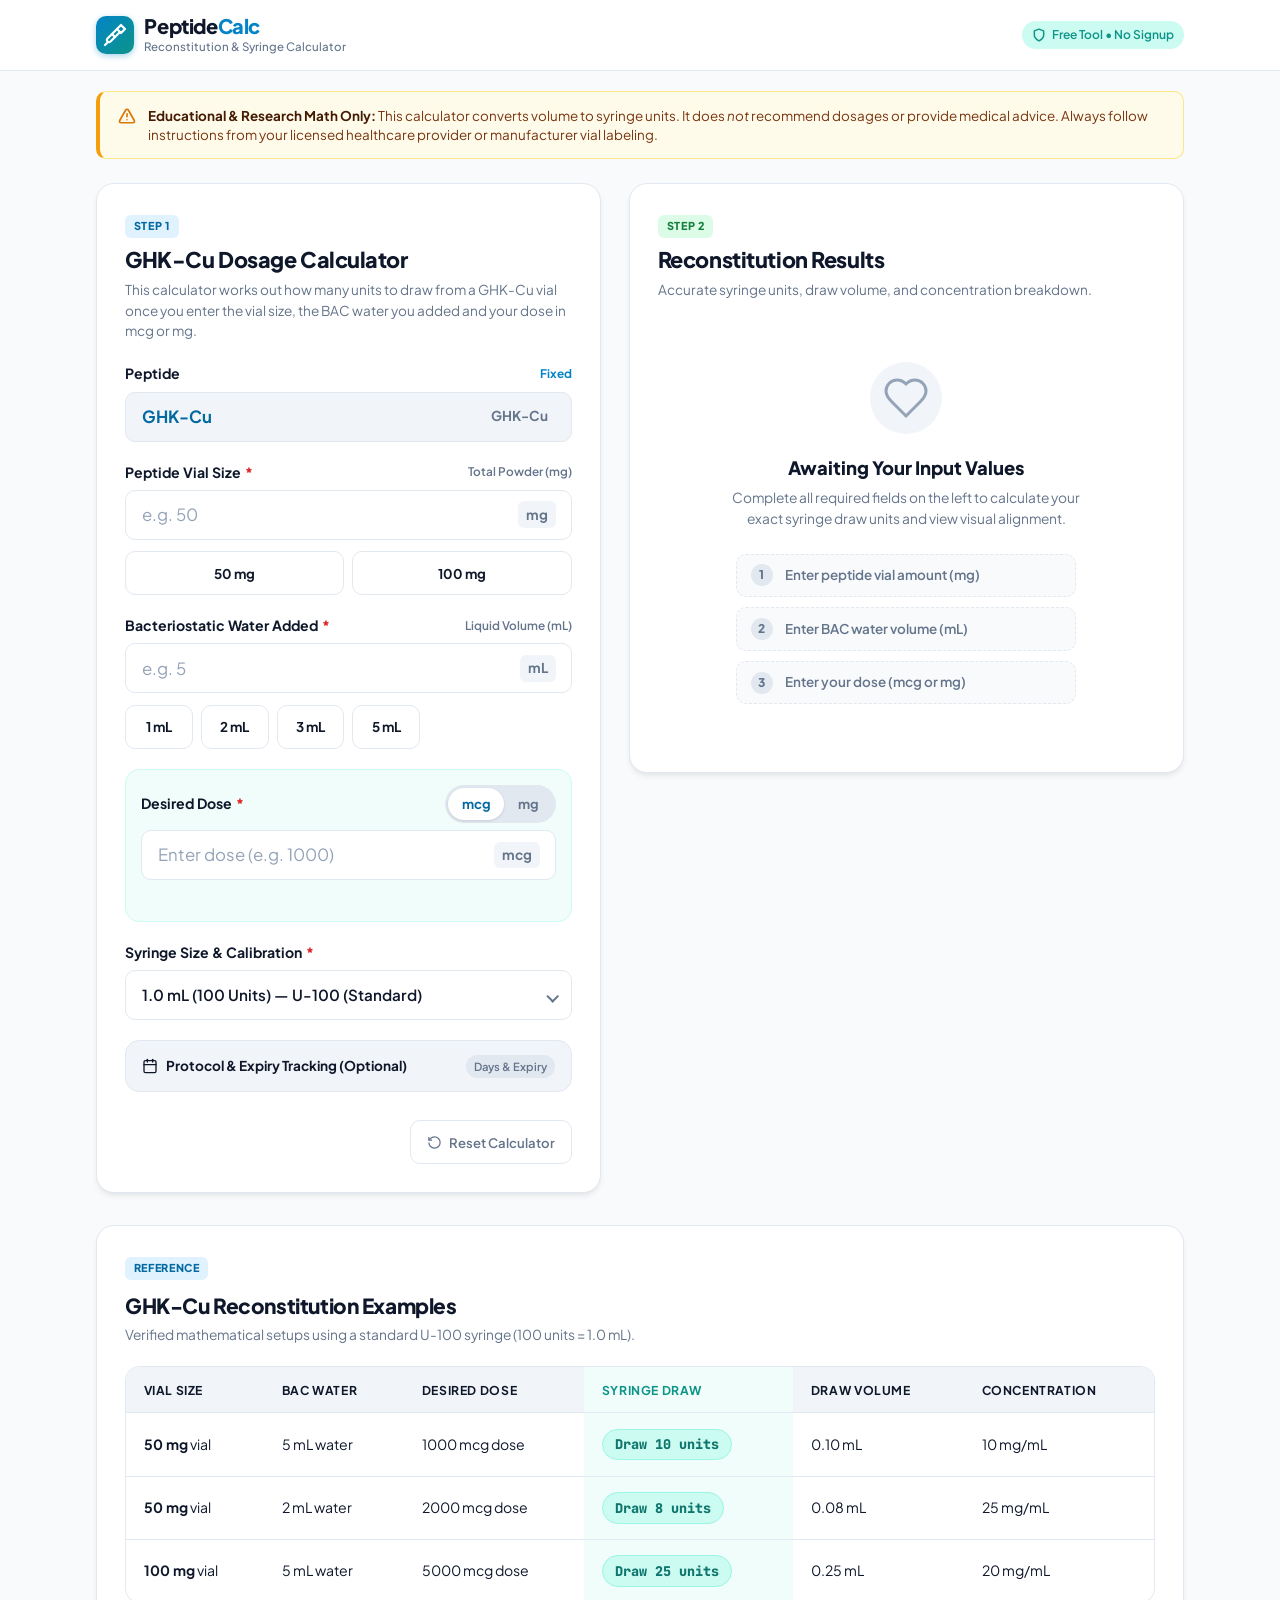
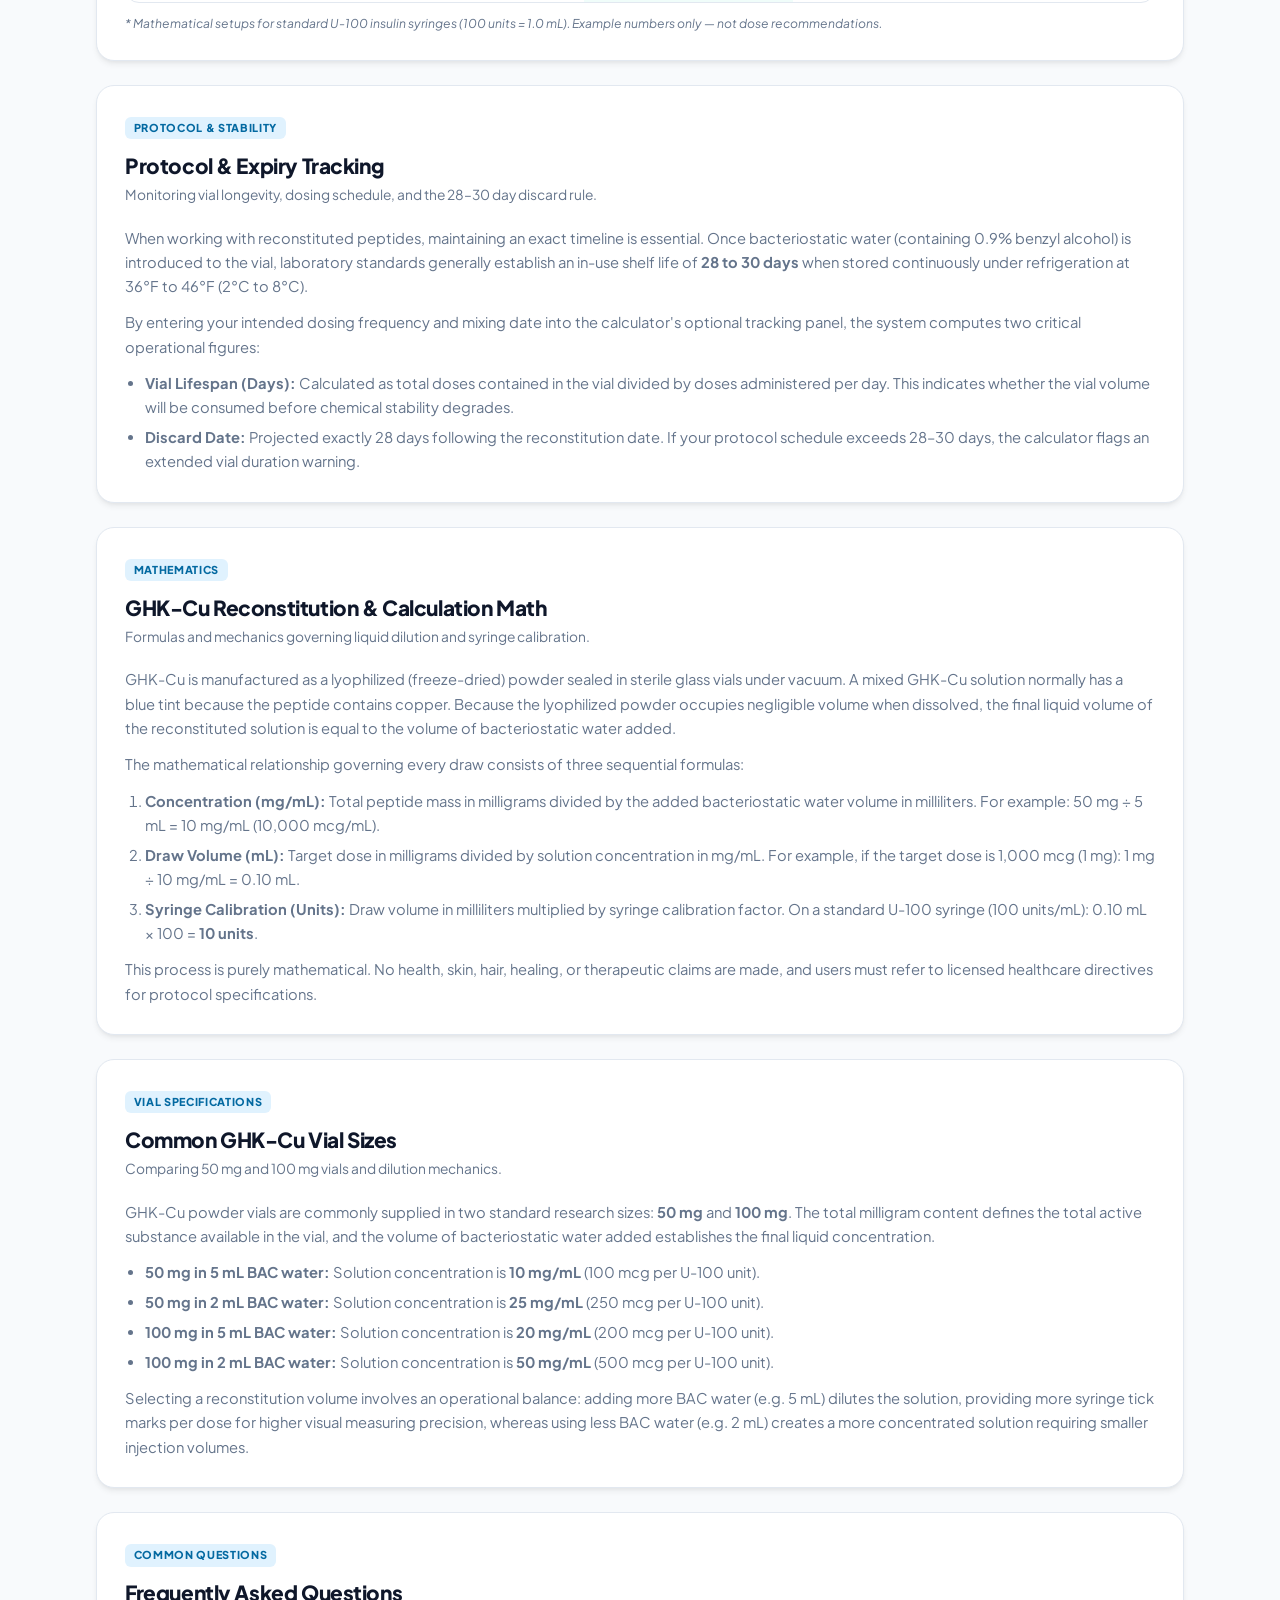
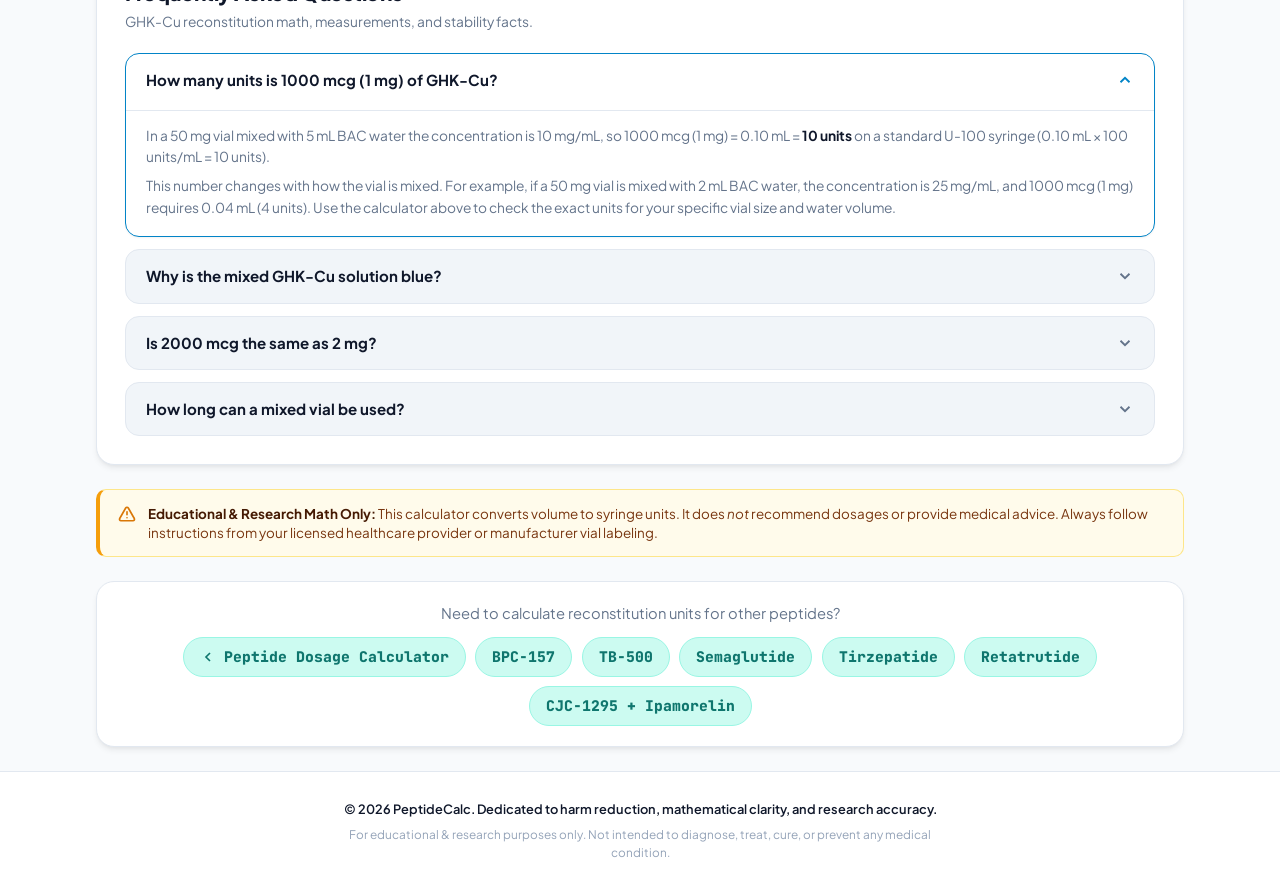
<file: ghk-cu.html>
<!DOCTYPE html>
<html lang="en">
<head>
  <meta charset="UTF-8">
  <meta name="viewport" content="width=device-width, initial-scale=1.0, maximum-scale=5.0">
  <title>GHK-Cu Dosage Calculator | Peptide Calculator</title>
  <meta name="description" content="Free GHK-Cu reconstitution calculator. Enter your vial size, BAC water and dose to instantly see how many units to draw, doses per vial and when to discard the vial.">
  <link rel="stylesheet" href="style.css">
  <link rel="preconnect" href="https://fonts.googleapis.com">
  <link rel="preconnect" href="https://fonts.gstatic.com" crossorigin>
  <link href="https://fonts.googleapis.com/css2?family=Plus+Jakarta+Sans:wght@400;500;600;700;800&family=JetBrains+Mono:wght@500;600;700&display=swap" rel="stylesheet">
</head>
<body>
  <!-- Header / Nav -->
  <header class="site-header">
    <div class="container header-container">
      <a href="index.html" class="brand">
        <div class="brand-icon">
          <svg width="24" height="24" viewBox="0 0 24 24" fill="none" stroke="currentColor" stroke-width="2.2" stroke-linecap="round" stroke-linejoin="round">
            <path d="m18 2-4 4 4 4 4-4-4-4Z"/>
            <path d="m14 6-9.5 9.5a2.12 2.12 0 1 0 3 3L17 9"/>
            <path d="m9 11 3 3"/>
            <path d="m5 19-3 3"/>
          </svg>
        </div>
        <div class="brand-text">
          <span class="brand-title">Peptide<span class="brand-accent">Calc</span></span>
          <span class="brand-subtitle">Reconstitution & Syringe Calculator</span>
        </div>
      </a>
      <div class="header-badges">
        <span class="trust-badge">
          <svg width="14" height="14" viewBox="0 0 24 24" fill="none" stroke="currentColor" stroke-width="2.5" stroke-linecap="round" stroke-linejoin="round"><path d="M12 22s8-4 8-10V5l-8-3-8 3v7c0 6 8 10 8 10z"/></svg>
          Free Tool • No Signup
        </span>
      </div>
    </div>
  </header>

  <main class="main-content">
    <div class="container">
      
      <!-- 1. Top Disclaimer Bar (Mandatory PRD Rule) -->
      <aside class="disclaimer-banner" role="note" aria-label="Medical Disclaimer">
        <div class="disclaimer-icon">
          <svg width="18" height="18" viewBox="0 0 24 24" fill="none" stroke="currentColor" stroke-width="2.2" stroke-linecap="round" stroke-linejoin="round">
            <path d="m21.73 18-8-14a2 2 0 0 0-3.48 0l-8 14A2 2 0 0 0 4 21h16a2 2 0 0 0 1.73-3Z"/>
            <line x1="12" y1="9" x2="12" y2="13"/>
            <line x1="12" y1="17" x2="12.01" y2="17"/>
          </svg>
        </div>
        <div class="disclaimer-text">
          <strong>Educational & Research Math Only:</strong> This calculator converts volume to syringe units. It does <em>not</em> recommend dosages or provide medical advice. Always follow instructions from your licensed healthcare provider or manufacturer vial labeling.
        </div>
      </aside>

      <!-- 3. Calculator Layout Grid -->
      <div class="calculator-grid">
        
        <!-- Inputs Column -->
        <section class="card input-card" aria-labelledby="inputs-heading">
          <div class="card-header">
            <div class="step-indicator">Step 1</div>
            <!-- H1 and 2. Short Intro under H1 -->
            <h1 id="inputs-heading" class="card-title">GHK-Cu Dosage Calculator</h1>
            <p class="card-desc">This calculator works out how many units to draw from a GHK-Cu vial once you enter the vial size, the BAC water you added and your dose in mcg or mg.</p>
          </div>

          <form id="calc-form" class="calc-form" onsubmit="return false;" novalidate>
            
            <!-- 1. Fixed Peptide: GHK-Cu (No Dropdown, not editable) -->
            <div class="form-group">
              <div class="label-row">
                <label class="form-label">Peptide</label>
                <span class="unit-indicator" style="color: var(--primary); font-weight: 700;">Fixed</span>
              </div>
              <div class="input-with-unit">
                <input type="text" class="form-input" value="GHK-Cu" readonly aria-readonly="true" tabindex="-1" style="background-color: var(--bg-card-subtle); cursor: default; font-weight: 700; color: var(--primary-hover);">
                <span class="input-suffix">GHK-Cu</span>
              </div>
            </div>

            <!-- 2. Vial Size (mg) - Presets 50 mg and 100 mg -->
            <div class="form-group">
              <div class="label-row">
                <label for="vial-mg" class="form-label">Peptide Vial Size <span class="required-star">*</span></label>
                <span class="unit-indicator">Total Powder (mg)</span>
              </div>
              <div class="input-with-unit">
                <input type="number" id="vial-mg" class="form-input" placeholder="e.g. 50" min="0.1" step="any" required inputmode="decimal">
                <span class="input-suffix">mg</span>
              </div>
              <!-- Presets: 50 mg and 100 mg -->
              <div class="preset-buttons" role="group" aria-label="Vial size presets" style="grid-template-columns: repeat(2, 1fr);">
                <button type="button" class="preset-btn" data-input="vial-mg" data-val="50">50 mg</button>
                <button type="button" class="preset-btn" data-input="vial-mg" data-val="100">100 mg</button>
              </div>
            </div>

            <!-- 3. BAC Water (mL) - Presets 1 mL, 2 mL, 3 mL, 5 mL -->
            <div class="form-group">
              <div class="label-row">
                <label for="bac-water" class="form-label">Bacteriostatic Water Added <span class="required-star">*</span></label>
                <span class="unit-indicator">Liquid Volume (mL)</span>
              </div>
              <div class="input-with-unit">
                <input type="number" id="bac-water" class="form-input" placeholder="e.g. 5" min="0.1" step="any" required inputmode="decimal">
                <span class="input-suffix">mL</span>
              </div>
              <!-- Presets -->
              <div class="preset-buttons" role="group" aria-label="BAC water presets">
                <button type="button" class="preset-btn" data-input="bac-water" data-val="1">1 mL</button>
                <button type="button" class="preset-btn" data-input="bac-water" data-val="2">2 mL</button>
                <button type="button" class="preset-btn" data-input="bac-water" data-val="3">3 mL</button>
                <button type="button" class="preset-btn" data-input="bac-water" data-val="5">5 mL</button>
              </div>
            </div>

            <!-- 4. Desired Dose (mcg / mg Toggle) - Never pre-filled -->
            <div class="form-group highlight-group">
              <div class="label-row">
                <label for="desired-dose" class="form-label">Desired Dose <span class="required-star">*</span></label>
                
                <!-- mcg / mg Toggle Switch -->
                <div class="unit-toggle" role="radiogroup" aria-label="Desired dose unit">
                  <button type="button" id="toggle-mcg" class="toggle-btn active" role="radio" aria-checked="true">mcg</button>
                  <button type="button" id="toggle-mg" class="toggle-btn" role="radio" aria-checked="false">mg</button>
                </div>
              </div>
              <div class="input-with-unit">
                <input type="number" id="desired-dose" class="form-input" placeholder="Enter dose (e.g. 1000)" min="0.001" step="any" required inputmode="decimal">
                <span class="input-suffix" id="dose-unit-label">mcg</span>
              </div>
              <div class="dose-conversion-helper" id="dose-helper" aria-live="polite">
                <!-- Dynamically shows e.g. "1000 mcg = 1 mg" -->
              </div>
            </div>

            <!-- 5. Syringe Size Dropdown (U-100 default) -->
            <div class="form-group">
              <div class="label-row">
                <label for="syringe-size" class="form-label">Syringe Size & Calibration <span class="required-star">*</span></label>
              </div>
              <div class="select-wrapper">
                <select id="syringe-size" class="form-select">
                  <option value="u100-100" data-units="100" data-ml="1.0" data-cal="100">1.0 mL (100 Units) — U-100 (Standard)</option>
                  <option value="u100-50" data-units="50" data-ml="0.5" data-cal="100">0.5 mL (50 Units) — U-100</option>
                  <option value="u100-30" data-units="30" data-ml="0.3" data-cal="100">0.3 mL (30 Units) — U-100</option>
                  <option value="u50-50" data-units="50" data-ml="1.0" data-cal="50">1.0 mL (50 Units) — U-50</option>
                  <option value="u40-40" data-units="40" data-ml="1.0" data-cal="40">1.0 mL (40 Units) — U-40</option>
                  <option value="u40-20" data-units="20" data-ml="0.5" data-cal="40">0.5 mL (20 Units) — U-40</option>
                </select>
              </div>
            </div>

            <!-- Optional Tracking & Protocol Accordion -->
            <details class="optional-details">
              <summary class="details-summary">
                <div class="summary-title">
                  <svg width="16" height="16" viewBox="0 0 24 24" fill="none" stroke="currentColor" stroke-width="2" stroke-linecap="round" stroke-linejoin="round">
                    <rect x="3" y="4" width="18" height="18" rx="2" ry="2"/>
                    <line x1="16" y1="2" x2="16" y2="6"/>
                    <line x1="8" y1="2" x2="8" y2="6"/>
                    <line x1="3" y1="10" x2="21" y2="10"/>
                  </svg>
                  <span>Protocol & Expiry Tracking (Optional)</span>
                </div>
                <span class="summary-badge">Days & Expiry</span>
              </summary>
              <div class="details-content">
                <div class="form-row-2">
                  <div class="form-group">
                    <label for="frequency" class="form-label">Dosing Frequency</label>
                    <select id="frequency" class="form-select">
                      <option value="">Select frequency...</option>
                      <option value="1">Once Daily (Every day)</option>
                      <option value="2">Twice Daily (2x / day)</option>
                      <option value="0.5">Every Other Day (EOD)</option>
                      <option value="0.2857">2 Times per Week</option>
                      <option value="0.4286">3 Times per Week</option>
                      <option value="0.142857">Once Weekly (1x / week)</option>
                    </select>
                  </div>
                  <div class="form-group">
                    <label for="mix-date" class="form-label">Reconstitution Date</label>
                    <input type="date" id="mix-date" class="form-input">
                  </div>
                </div>
              </div>
            </details>

            <!-- Reset Button -->
            <div class="form-actions">
              <button type="button" id="btn-reset" class="btn-secondary">
                <svg width="15" height="15" viewBox="0 0 24 24" fill="none" stroke="currentColor" stroke-width="2"><path d="M3 12a9 9 0 1 0 9-9 9.75 9.75 0 0 0-6.74 2.74L3 8"/><path d="M3 3v5h5"/></svg>
                Reset Calculator
              </button>
            </div>
          </form>
        </section>

        <!-- Results Column -->
        <section class="card result-card" aria-labelledby="results-heading">
          <div class="card-header">
            <div class="step-indicator success">Step 2</div>
            <h2 id="results-heading" class="card-title">Reconstitution Results</h2>
            <p class="card-desc">Accurate syringe units, draw volume, and concentration breakdown.</p>
          </div>

          <!-- Empty State (Shown when inputs are missing) -->
          <div id="empty-state" class="empty-state">
            <div class="empty-icon">
              <svg width="48" height="48" viewBox="0 0 24 24" fill="none" stroke="currentColor" stroke-width="1.5">
                <path d="M19 14c1.49-1.46 3-3.21 3-5.5A5.5 5.5 0 0 0 16.5 3c-1.76 0-3 .5-4.5 2-1.5-1.5-2.74-2-4.5-2A5.5 5.5 0 0 0 2 8.5c0 2.3 1.5 4.05 3 5.5l7 7Z"/>
              </svg>
            </div>
            <h3 class="empty-title">Awaiting Your Input Values</h3>
            <p class="empty-text">Complete all required fields on the left to calculate your exact syringe draw units and view visual alignment.</p>
            <div class="checklist">
              <div class="checklist-item" id="check-vial">
                <span class="check-bullet">1</span> Enter peptide vial amount (mg)
              </div>
              <div class="checklist-item" id="check-water">
                <span class="check-bullet">2</span> Enter BAC water volume (mL)
              </div>
              <div class="checklist-item" id="check-dose">
                <span class="check-bullet">3</span> Enter your dose (mcg or mg)
              </div>
            </div>
          </div>

          <!-- Active Calculation Container (Hidden until all inputs filled) -->
          <div id="results-container" class="results-container" style="display: none;">
            
            <!-- Smart Safety Warnings Area -->
            <div id="warnings-area" class="warnings-area" aria-live="assertive">
              <!-- Over Capacity Warning -->
              <div id="warn-overcapacity" class="alert-box alert-danger" style="display: none;">
                <div class="alert-icon">
                  <svg width="20" height="20" viewBox="0 0 24 24" fill="none" stroke="currentColor" stroke-width="2.5"><circle cx="12" cy="12" r="10"/><line x1="12" y1="8" x2="12" y2="12"/><line x1="12" y1="16" x2="12.01" y2="16"/></svg>
                </div>
                <div class="alert-body">
                  <h4 class="alert-title">Dose Exceeds Syringe Capacity!</h4>
                  <p class="alert-text" id="overcapacity-text">
                    This dose requires <strong id="overcapacity-units">0</strong> units (<span id="overcapacity-ml">0</span> mL), but your selected syringe only holds <span id="overcapacity-max">0</span> units.
                  </p>
                  <div class="alert-actions">
                    <strong>Recommended Solutions:</strong>
                    <ul class="alert-solutions">
                      <li>Switch to a larger syringe (e.g. 0.5 mL or 1.0 mL) in the dropdown.</li>
                      <li>Or reconstitute with less BAC water to create a more concentrated solution.</li>
                    </ul>
                  </div>
                </div>
              </div>

              <!-- mg / mcg Mistake Guard -->
              <div id="warn-mistake-guard" class="alert-box alert-warning" style="display: none;">
                <div class="alert-icon">
                  <svg width="20" height="20" viewBox="0 0 24 24" fill="none" stroke="currentColor" stroke-width="2.5"><path d="m21.73 18-8-14a2 2 0 0 0-3.48 0l-8 14A2 2 0 0 0 4 21h16a2 2 0 0 0 1.73-3Z"/><line x1="12" y1="9" x2="12" y2="13"/><line x1="12" y1="17" x2="12.01" y2="17"/></svg>
                </div>
                <div class="alert-body">
                  <h4 class="alert-title">Possible Unit Mistake (mg vs. mcg)</h4>
                  <p class="alert-text" id="mistake-guard-text">
                    The requested dose of <strong id="mistake-dose-val"></strong> seems unusually large for peptide protocols and would require an excessive number of units or vials.
                  </p>
                  <div class="mistake-actions">
                    <button type="button" id="btn-fix-unit" class="btn-action-fix">
                      Switch dose to <span id="mistake-mcg-fix"></span> mcg instead
                    </button>
                    <span class="mistake-hint">Most peptide doses are prescribed in micrograms (mcg), not milligrams (mg).</span>
                  </div>
                </div>
              </div>

              <!-- Small Volume Caution (< 5 Units) -->
              <div id="warn-low-volume" class="alert-box alert-info" style="display: none;">
                <div class="alert-icon">
                  <svg width="18" height="18" viewBox="0 0 24 24" fill="none" stroke="currentColor" stroke-width="2"><circle cx="12" cy="12" r="10"/><line x1="12" y1="16" x2="12" y2="12"/><line x1="12" y1="8" x2="12.01" y2="8"/></svg>
                </div>
                <div class="alert-body">
                  <h4 class="alert-title">Low Volume Tip (&lt; 5 Units)</h4>
                  <p class="alert-text" id="low-volume-text">
                    Drawing under 5 units can be difficult to measure precisely on standard syringes. Consider adding more BAC water when mixing to yield a larger, easier-to-read volume.
                  </p>
                </div>
              </div>

              <!-- 30-Day Expiry Safety Flag -->
              <div id="warn-expiry" class="alert-box alert-warning" style="display: none;">
                <div class="alert-icon">
                  <svg width="18" height="18" viewBox="0 0 24 24" fill="none" stroke="currentColor" stroke-width="2"><circle cx="12" cy="12" r="10"/><polyline points="12 6 12 12 16 14"/></svg>
                </div>
                <div class="alert-body">
                  <h4 class="alert-title">Extended Vial Duration Warning</h4>
                  <p class="alert-text">
                    At your current frequency, this vial will last over 30 days. Reconstituted peptides generally maintain optimal stability for <strong>28–30 days</strong> under refrigeration. Consider mixing smaller quantities or half-vials.
                  </p>
                </div>
              </div>
            </div>

            <!-- Hero Output: Units To Draw -->
            <div class="hero-result" id="hero-result-card">
              <span class="hero-label">YOUR EXACT SYRINGE DOSE</span>
              <div class="hero-number-wrap">
                <span class="hero-number" id="out-units">0</span>
                <span class="hero-unit">UNITS</span>
              </div>
              <div class="hero-subtext">
                Pull plunger until the leading stopper ring hits <strong id="out-sub-units">0 units</strong> (<span id="out-volume-ml">0.00 mL</span>)
              </div>
              <div class="fraction-note" id="fraction-note" style="display: none;">
                <!-- e.g. "Note: 8.33 units is between 8 and 8.5 units" -->
              </div>
            </div>

            <!-- Visual Syringe Container -->
            <div class="syringe-section">
              <div class="section-subhead">
                <span class="subhead-title">Interactive Visual Syringe</span>
                <span class="subhead-meta" id="syringe-cal-label">1.0 mL U-100 Syringe</span>
              </div>

              <!-- Syringe SVG Canvas -->
              <div class="syringe-viewport">
                <div class="syringe-wrapper" id="syringe-svg-container">
                  <!-- Generated via script.js -->
                </div>
              </div>

              <!-- Magnified Stopper View -->
              <div class="magnifier-panel">
                <div class="magnifier-header">
                  <div class="magnifier-badge">
                    <svg width="14" height="14" viewBox="0 0 24 24" fill="none" stroke="currentColor" stroke-width="2.5"><circle cx="11" cy="11" r="8"/><line x1="21" y1="21" x2="16.65" y2="16.65"/><line x1="11" y1="8" x2="11" y2="14"/><line x1="8" y1="11" x2="14" y2="11"/></svg>
                    Zoomed Stopper View (Fridge Alignment Check)
                  </div>
                  <span class="magnifier-tip">Align the leading rubber ring to the target mark</span>
                </div>
                <div class="magnifier-canvas-wrap" id="magnifier-container">
                  <!-- Magnifier SVG generated via script.js -->
                </div>
              </div>
            </div>

            <!-- Key Metrics Grid -->
            <div class="metrics-grid">
              <div class="metric-card">
                <div class="metric-icon blue">
                  <svg width="18" height="18" viewBox="0 0 24 24" fill="none" stroke="currentColor" stroke-width="2"><path d="M12 2.69l5.66 5.66a8 8 0 1 1-11.31 0z"/></svg>
                </div>
                <div class="metric-info">
                  <span class="metric-label">Draw Volume</span>
                  <span class="metric-value" id="out-metric-ml">0.00 mL</span>
                  <span class="metric-hint">Liquid to inject</span>
                </div>
              </div>

              <div class="metric-card">
                <div class="metric-icon teal">
                  <svg width="18" height="18" viewBox="0 0 24 24" fill="none" stroke="currentColor" stroke-width="2"><path d="M21 16V8a2 2 0 0 0-1-1.73l-7-4a2 2 0 0 0-2 0l-7 4A2 2 0 0 0 3 8v8a2 2 0 0 0 1 1.73l7 4a2 2 0 0 0 2 0l7-4A2 2 0 0 0 21 16z"/></svg>
                </div>
                <div class="metric-info">
                  <span class="metric-label">Concentration</span>
                  <span class="metric-value" id="out-concentration-mg">0.00 mg/mL</span>
                  <span class="metric-hint" id="out-concentration-mcg">0 mcg/mL</span>
                </div>
              </div>

              <div class="metric-card">
                <div class="metric-icon indigo">
                  <svg width="18" height="18" viewBox="0 0 24 24" fill="none" stroke="currentColor" stroke-width="2"><circle cx="12" cy="12" r="10"/><path d="m4.93 4.93 4.24 4.24"/><path d="m14.83 9.17 4.24-4.24"/><path d="m14.83 14.83 4.24 4.24"/><path d="m9.17 14.83-4.24 4.24"/></svg>
                </div>
                <div class="metric-info">
                  <span class="metric-label">Micrograms per Unit</span>
                  <span class="metric-value" id="out-mcg-per-unit">0.0 mcg</span>
                  <span class="metric-hint">Each syringe tick</span>
                </div>
              </div>

              <div class="metric-card">
                <div class="metric-icon purple">
                  <svg width="18" height="18" viewBox="0 0 24 24" fill="none" stroke="currentColor" stroke-width="2"><rect x="3" y="3" width="18" height="18" rx="2"/><path d="M3 9h18"/><path d="M9 21V9"/></svg>
                </div>
                <div class="metric-info">
                  <span class="metric-label">Total Doses per Vial</span>
                  <span class="metric-value" id="out-doses-per-vial">0</span>
                  <span class="metric-hint">Based on vial mg</span>
                </div>
              </div>
            </div>

            <!-- Optional Protocol Stats (if frequency/date filled) -->
            <div id="protocol-stats-box" class="protocol-stats-box" style="display: none;">
              <div class="protocol-stat-item" id="stat-duration-wrap" style="display: none;">
                <span class="stat-label">Vial Estimated Lifespan:</span>
                <span class="stat-val" id="out-lifespan-days">0 Days</span>
              </div>
              <div class="protocol-stat-item" id="stat-discard-wrap" style="display: none;">
                <span class="stat-label">Recommended Discard Date:</span>
                <span class="stat-val" id="out-discard-date">—</span>
                <span class="stat-sub">(28 days post-mix)</span>
              </div>
            </div>

            <!-- Bottom Disclaimer Under Result Card (Mandatory PRD Rule) -->
            <div class="result-disclaimer-note">
              <svg width="14" height="14" viewBox="0 0 24 24" fill="none" stroke="currentColor" stroke-width="2"><circle cx="12" cy="12" r="10"/><line x1="12" y1="16" x2="12" y2="12"/><line x1="12" y1="8" x2="12.01" y2="8"/></svg>
              <span><strong>Medical Safety Note:</strong> All results are mathematical conversions based on your inputs. They do not constitute dosing guidance. Always verify with your physician or pharmacist before administration.</span>
            </div>

          </div>
        </section>

      </div>

      <!-- 4. Examples Table Section -->
      <section class="card content-section" id="examples" aria-labelledby="examples-title">
        <div class="section-header">
          <div class="step-indicator">Reference</div>
          <h2 id="examples-title" class="section-title">GHK-Cu Reconstitution Examples</h2>
          <p class="section-desc">Verified mathematical setups using a standard U-100 syringe (100 units = 1.0 mL).</p>
        </div>

        <div class="table-scroll-hint">
          <svg width="14" height="14" viewBox="0 0 24 24" fill="none" stroke="currentColor" stroke-width="2.5"><line x1="5" y1="12" x2="19" y2="12"/><polyline points="12 5 19 12 12 19"/></svg>
          <span>Scroll sideways on mobile to view full table</span>
        </div>

        <div class="table-responsive">
          <table class="examples-table">
            <thead>
              <tr>
                <th scope="col">Vial Size</th>
                <th scope="col">BAC Water</th>
                <th scope="col">Desired Dose</th>
                <th scope="col" class="th-result">Syringe Draw</th>
                <th scope="col">Draw Volume</th>
                <th scope="col">Concentration</th>
              </tr>
            </thead>
            <tbody>
              <tr>
                <td><strong>50 mg</strong> vial</td>
                <td>5 mL water</td>
                <td>1000 mcg dose</td>
                <td class="td-result">
                  <span class="draw-pill">Draw 10 units</span>
                </td>
                <td>0.10 mL</td>
                <td>10 mg/mL</td>
              </tr>
              <tr>
                <td><strong>50 mg</strong> vial</td>
                <td>2 mL water</td>
                <td>2000 mcg dose</td>
                <td class="td-result">
                  <span class="draw-pill">Draw 8 units</span>
                </td>
                <td>0.08 mL</td>
                <td>25 mg/mL</td>
              </tr>
              <tr>
                <td><strong>100 mg</strong> vial</td>
                <td>5 mL water</td>
                <td>5000 mcg dose</td>
                <td class="td-result">
                  <span class="draw-pill">Draw 25 units</span>
                </td>
                <td>0.25 mL</td>
                <td>20 mg/mL</td>
              </tr>
            </tbody>
          </table>
        </div>

        <p class="table-caption">
          * Mathematical setups for standard U-100 insulin syringes (100 units = 1.0 mL). Example numbers only — not dose recommendations.
        </p>
      </section>

      <!-- 5. Protocol & Expiry Tracking Section -->
      <section class="card content-section" id="protocol-expiry" aria-labelledby="protocol-title">
        <div class="section-header">
          <div class="step-indicator">Protocol & Stability</div>
          <h2 id="protocol-title" class="section-title">Protocol & Expiry Tracking</h2>
          <p class="section-desc">Monitoring vial longevity, dosing schedule, and the 28–30 day discard rule.</p>
        </div>
        <div style="font-size: 0.92rem; color: var(--text-muted); line-height: 1.65; display: flex; flex-direction: column; gap: 0.75rem;">
          <p>When working with reconstituted peptides, maintaining an exact timeline is essential. Once bacteriostatic water (containing 0.9% benzyl alcohol) is introduced to the vial, laboratory standards generally establish an in-use shelf life of <strong>28 to 30 days</strong> when stored continuously under refrigeration at 36°F to 46°F (2°C to 8°C).</p>
          <p>By entering your intended dosing frequency and mixing date into the calculator's optional tracking panel, the system computes two critical operational figures:</p>
          <ul style="margin-left: 1.25rem; display: flex; flex-direction: column; gap: 0.35rem;">
            <li><strong>Vial Lifespan (Days):</strong> Calculated as total doses contained in the vial divided by doses administered per day. This indicates whether the vial volume will be consumed before chemical stability degrades.</li>
            <li><strong>Discard Date:</strong> Projected exactly 28 days following the reconstitution date. If your protocol schedule exceeds 28–30 days, the calculator flags an extended vial duration warning.</li>
          </ul>
        </div>
      </section>

      <!-- 6. Overview Section About GHK-Cu Vials & Reconstitution Maths Only -->
      <section class="card content-section" id="overview" aria-labelledby="overview-title">
        <div class="section-header">
          <div class="step-indicator">Mathematics</div>
          <h2 id="overview-title" class="section-title">GHK-Cu Reconstitution & Calculation Math</h2>
          <p class="section-desc">Formulas and mechanics governing liquid dilution and syringe calibration.</p>
        </div>
        <div style="font-size: 0.92rem; color: var(--text-muted); line-height: 1.65; display: flex; flex-direction: column; gap: 0.75rem;">
          <p>GHK-Cu is manufactured as a lyophilized (freeze-dried) powder sealed in sterile glass vials under vacuum. A mixed GHK-Cu solution normally has a blue tint because the peptide contains copper. Because the lyophilized powder occupies negligible volume when dissolved, the final liquid volume of the reconstituted solution is equal to the volume of bacteriostatic water added.</p>
          <p>The mathematical relationship governing every draw consists of three sequential formulas:</p>
          <ol style="margin-left: 1.25rem; display: flex; flex-direction: column; gap: 0.35rem;">
            <li><strong>Concentration (mg/mL):</strong> Total peptide mass in milligrams divided by the added bacteriostatic water volume in milliliters. For example: 50 mg ÷ 5 mL = 10 mg/mL (10,000 mcg/mL).</li>
            <li><strong>Draw Volume (mL):</strong> Target dose in milligrams divided by solution concentration in mg/mL. For example, if the target dose is 1,000 mcg (1 mg): 1 mg ÷ 10 mg/mL = 0.10 mL.</li>
            <li><strong>Syringe Calibration (Units):</strong> Draw volume in milliliters multiplied by syringe calibration factor. On a standard U-100 syringe (100 units/mL): 0.10 mL × 100 = <strong>10 units</strong>.</li>
          </ol>
          <p>This process is purely mathematical. No health, skin, hair, healing, or therapeutic claims are made, and users must refer to licensed healthcare directives for protocol specifications.</p>
        </div>
      </section>

      <!-- 7. Common GHK-Cu Vial Sizes Section (50 mg, 100 mg) -->
      <section class="card content-section" id="vial-sizes" aria-labelledby="vial-sizes-title">
        <div class="section-header">
          <div class="step-indicator">Vial Specifications</div>
          <h2 id="vial-sizes-title" class="section-title">Common GHK-Cu Vial Sizes</h2>
          <p class="section-desc">Comparing 50 mg and 100 mg vials and dilution mechanics.</p>
        </div>
        <div style="font-size: 0.92rem; color: var(--text-muted); line-height: 1.65; display: flex; flex-direction: column; gap: 0.75rem;">
          <p>GHK-Cu powder vials are commonly supplied in two standard research sizes: <strong>50 mg</strong> and <strong>100 mg</strong>. The total milligram content defines the total active substance available in the vial, and the volume of bacteriostatic water added establishes the final liquid concentration.</p>
          <ul style="margin-left: 1.25rem; display: flex; flex-direction: column; gap: 0.35rem;">
            <li><strong>50 mg in 5 mL BAC water:</strong> Solution concentration is <strong>10 mg/mL</strong> (100 mcg per U-100 unit).</li>
            <li><strong>50 mg in 2 mL BAC water:</strong> Solution concentration is <strong>25 mg/mL</strong> (250 mcg per U-100 unit).</li>
            <li><strong>100 mg in 5 mL BAC water:</strong> Solution concentration is <strong>20 mg/mL</strong> (200 mcg per U-100 unit).</li>
            <li><strong>100 mg in 2 mL BAC water:</strong> Solution concentration is <strong>50 mg/mL</strong> (500 mcg per U-100 unit).</li>
          </ul>
          <p>Selecting a reconstitution volume involves an operational balance: adding more BAC water (e.g. 5 mL) dilutes the solution, providing more syringe tick marks per dose for higher visual measuring precision, whereas using less BAC water (e.g. 2 mL) creates a more concentrated solution requiring smaller injection volumes.</p>
        </div>
      </section>

      <!-- 8. FAQ Accordion Section -->
      <section class="card content-section" id="faq" aria-labelledby="faq-title">
        <div class="section-header">
          <div class="step-indicator">Common Questions</div>
          <h2 id="faq-title" class="section-title">Frequently Asked Questions</h2>
          <p class="section-desc">GHK-Cu reconstitution math, measurements, and stability facts.</p>
        </div>

        <div class="faq-list">
          <details class="faq-item" open>
            <summary class="faq-summary">
              <span class="faq-question-text">How many units is 1000 mcg (1 mg) of GHK-Cu?</span>
              <span class="faq-chevron" aria-hidden="true">
                <svg width="18" height="18" viewBox="0 0 24 24" fill="none" stroke="currentColor" stroke-width="2.5"><polyline points="6 9 12 15 18 9"/></svg>
              </span>
            </summary>
            <div class="faq-answer">
              <p>In a 50 mg vial mixed with 5 mL BAC water the concentration is 10 mg/mL, so 1000 mcg (1 mg) = 0.10 mL = <strong>10 units</strong> on a standard U-100 syringe (0.10 mL × 100 units/mL = 10 units).</p>
              <p style="margin-top: 0.5rem;">This number changes with how the vial is mixed. For example, if a 50 mg vial is mixed with 2 mL BAC water, the concentration is 25 mg/mL, and 1000 mcg (1 mg) requires 0.04 mL (4 units). Use the calculator above to check the exact units for your specific vial size and water volume.</p>
            </div>
          </details>

          <details class="faq-item">
            <summary class="faq-summary">
              <span class="faq-question-text">Why is the mixed GHK-Cu solution blue?</span>
              <span class="faq-chevron" aria-hidden="true">
                <svg width="18" height="18" viewBox="0 0 24 24" fill="none" stroke="currentColor" stroke-width="2.5"><polyline points="6 9 12 15 18 9"/></svg>
              </span>
            </summary>
            <div class="faq-answer">
              <p>GHK-Cu is a copper peptide, and the blue tint comes from the copper in the solution; the colour is normal for this peptide.</p>
            </div>
          </details>

          <details class="faq-item">
            <summary class="faq-summary">
              <span class="faq-question-text">Is 2000 mcg the same as 2 mg?</span>
              <span class="faq-chevron" aria-hidden="true">
                <svg width="18" height="18" viewBox="0 0 24 24" fill="none" stroke="currentColor" stroke-width="2.5"><polyline points="6 9 12 15 18 9"/></svg>
              </span>
            </summary>
            <div class="faq-answer">
              <p><strong>Yes: 1000 mcg = 1 mg, so 2000 mcg = 2 mg</strong> (pure metric conversion). The calculator allows you to enter your dose in either mcg or mg using the unit toggle button.</p>
            </div>
          </details>

          <details class="faq-item">
            <summary class="faq-summary">
              <span class="faq-question-text">How long can a mixed vial be used?</span>
              <span class="faq-chevron" aria-hidden="true">
                <svg width="18" height="18" viewBox="0 0 24 24" fill="none" stroke="currentColor" stroke-width="2.5"><polyline points="6 9 12 15 18 9"/></svg>
              </span>
            </summary>
            <div class="faq-answer">
              <p>Once reconstituted with bacteriostatic water, a mixed vial is generally used within <strong>28–30 days</strong> when stored continuously refrigerated at 36°F to 46°F (2°C to 8°C). The calculator shows your projected vial days and discard date using this 28–30 day guidance in the optional protocol tracking section.</p>
            </div>
          </details>
        </div>
      </section>

      <!-- 9. Safety Disclaimer (Same as other pages) -->
      <aside class="disclaimer-banner" role="note" aria-label="Medical Disclaimer">
        <div class="disclaimer-icon">
          <svg width="18" height="18" viewBox="0 0 24 24" fill="none" stroke="currentColor" stroke-width="2.2" stroke-linecap="round" stroke-linejoin="round">
            <path d="m21.73 18-8-14a2 2 0 0 0-3.48 0l-8 14A2 2 0 0 0 4 21h16a2 2 0 0 0 1.73-3Z"/>
            <line x1="12" y1="9" x2="12" y2="13"/>
            <line x1="12" y1="17" x2="12.01" y2="17"/>
          </svg>
        </div>
        <div class="disclaimer-text">
          <strong>Educational & Research Math Only:</strong> This calculator converts volume to syringe units. It does <em>not</em> recommend dosages or provide medical advice. Always follow instructions from your licensed healthcare provider or manufacturer vial labeling.
        </div>
      </aside>

      <!-- 9b. Link Back to Main Calculator & Other Peptides -->
      <nav class="card content-section" aria-label="Related Calculators" style="text-align: center; padding: 1.25rem;">
        <p style="font-size: 0.92rem; color: var(--text-muted); margin-bottom: 0.75rem;">Need to calculate reconstitution units for other peptides?</p>
        <div style="display: flex; justify-content: center; gap: 0.6rem; flex-wrap: wrap;">
          <a href="index.html" class="draw-pill" style="display: inline-flex; align-items: center; gap: 0.5rem; text-decoration: none; font-size: 0.92rem; padding: 0.5rem 1rem;">
            <svg width="16" height="16" viewBox="0 0 24 24" fill="none" stroke="currentColor" stroke-width="2.5"><polyline points="15 18 9 12 15 6"/></svg>
            Peptide Dosage Calculator
          </a>
          <a href="bpc-157.html" class="draw-pill" style="display: inline-flex; align-items: center; text-decoration: none; font-size: 0.92rem; padding: 0.5rem 1rem;">BPC-157</a>
          <a href="tb-500.html" class="draw-pill" style="display: inline-flex; align-items: center; text-decoration: none; font-size: 0.92rem; padding: 0.5rem 1rem;">TB-500</a>
          <a href="semaglutide.html" class="draw-pill" style="display: inline-flex; align-items: center; text-decoration: none; font-size: 0.92rem; padding: 0.5rem 1rem;">Semaglutide</a>
          <a href="tirzepatide.html" class="draw-pill" style="display: inline-flex; align-items: center; text-decoration: none; font-size: 0.92rem; padding: 0.5rem 1rem;">Tirzepatide</a>
          <a href="retatrutide.html" class="draw-pill" style="display: inline-flex; align-items: center; text-decoration: none; font-size: 0.92rem; padding: 0.5rem 1rem;">Retatrutide</a>
          <a href="cjc-1295-ipamorelin.html" class="draw-pill" style="display: inline-flex; align-items: center; text-decoration: none; font-size: 0.92rem; padding: 0.5rem 1rem;">CJC-1295 + Ipamorelin</a>
        </div>
      </nav>

    </div>
  </main>

  <footer class="site-footer">
    <div class="container footer-container">
      <p class="footer-copy">© 2026 PeptideCalc. Dedicated to harm reduction, mathematical clarity, and research accuracy.</p>
      <p class="footer-legal">For educational & research purposes only. Not intended to diagnose, treat, cure, or prevent any medical condition.</p>
    </div>
  </footer>

  <script src="script.js"></script>
</body>
</html>
</file>
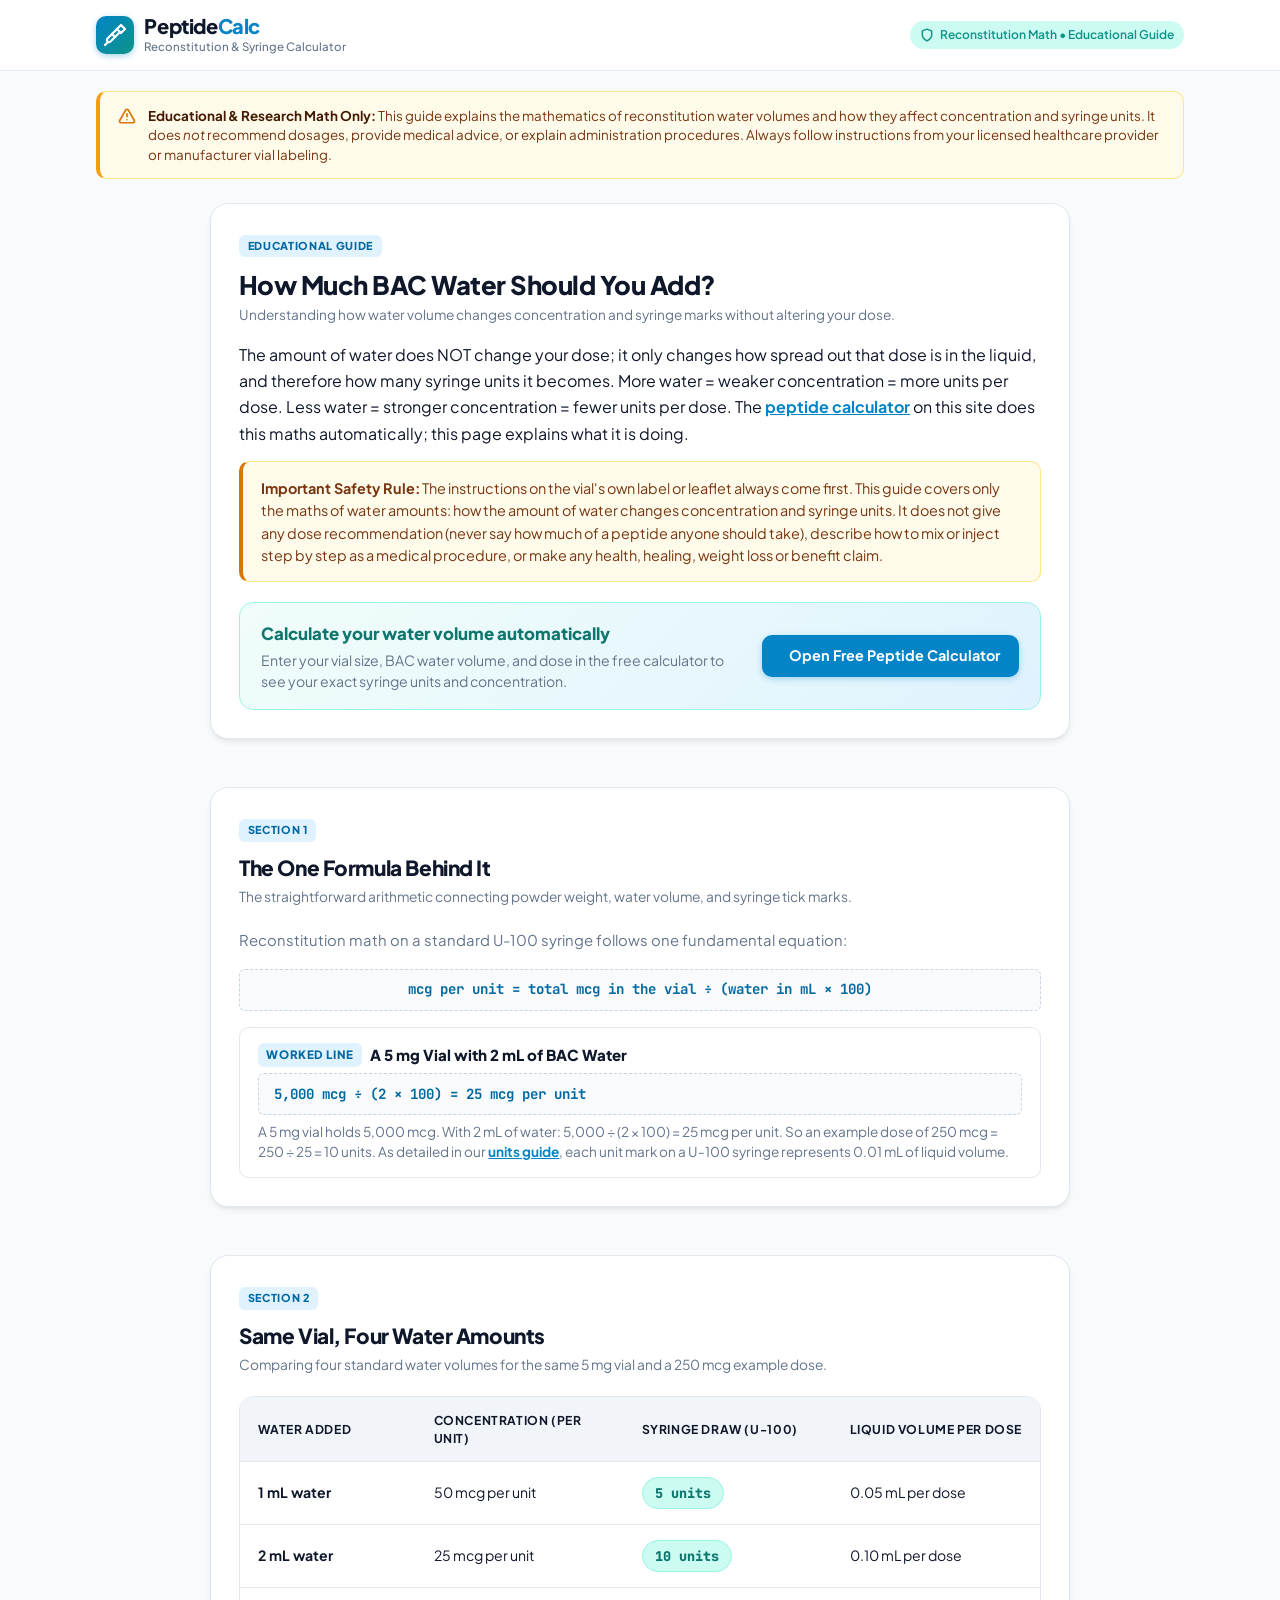
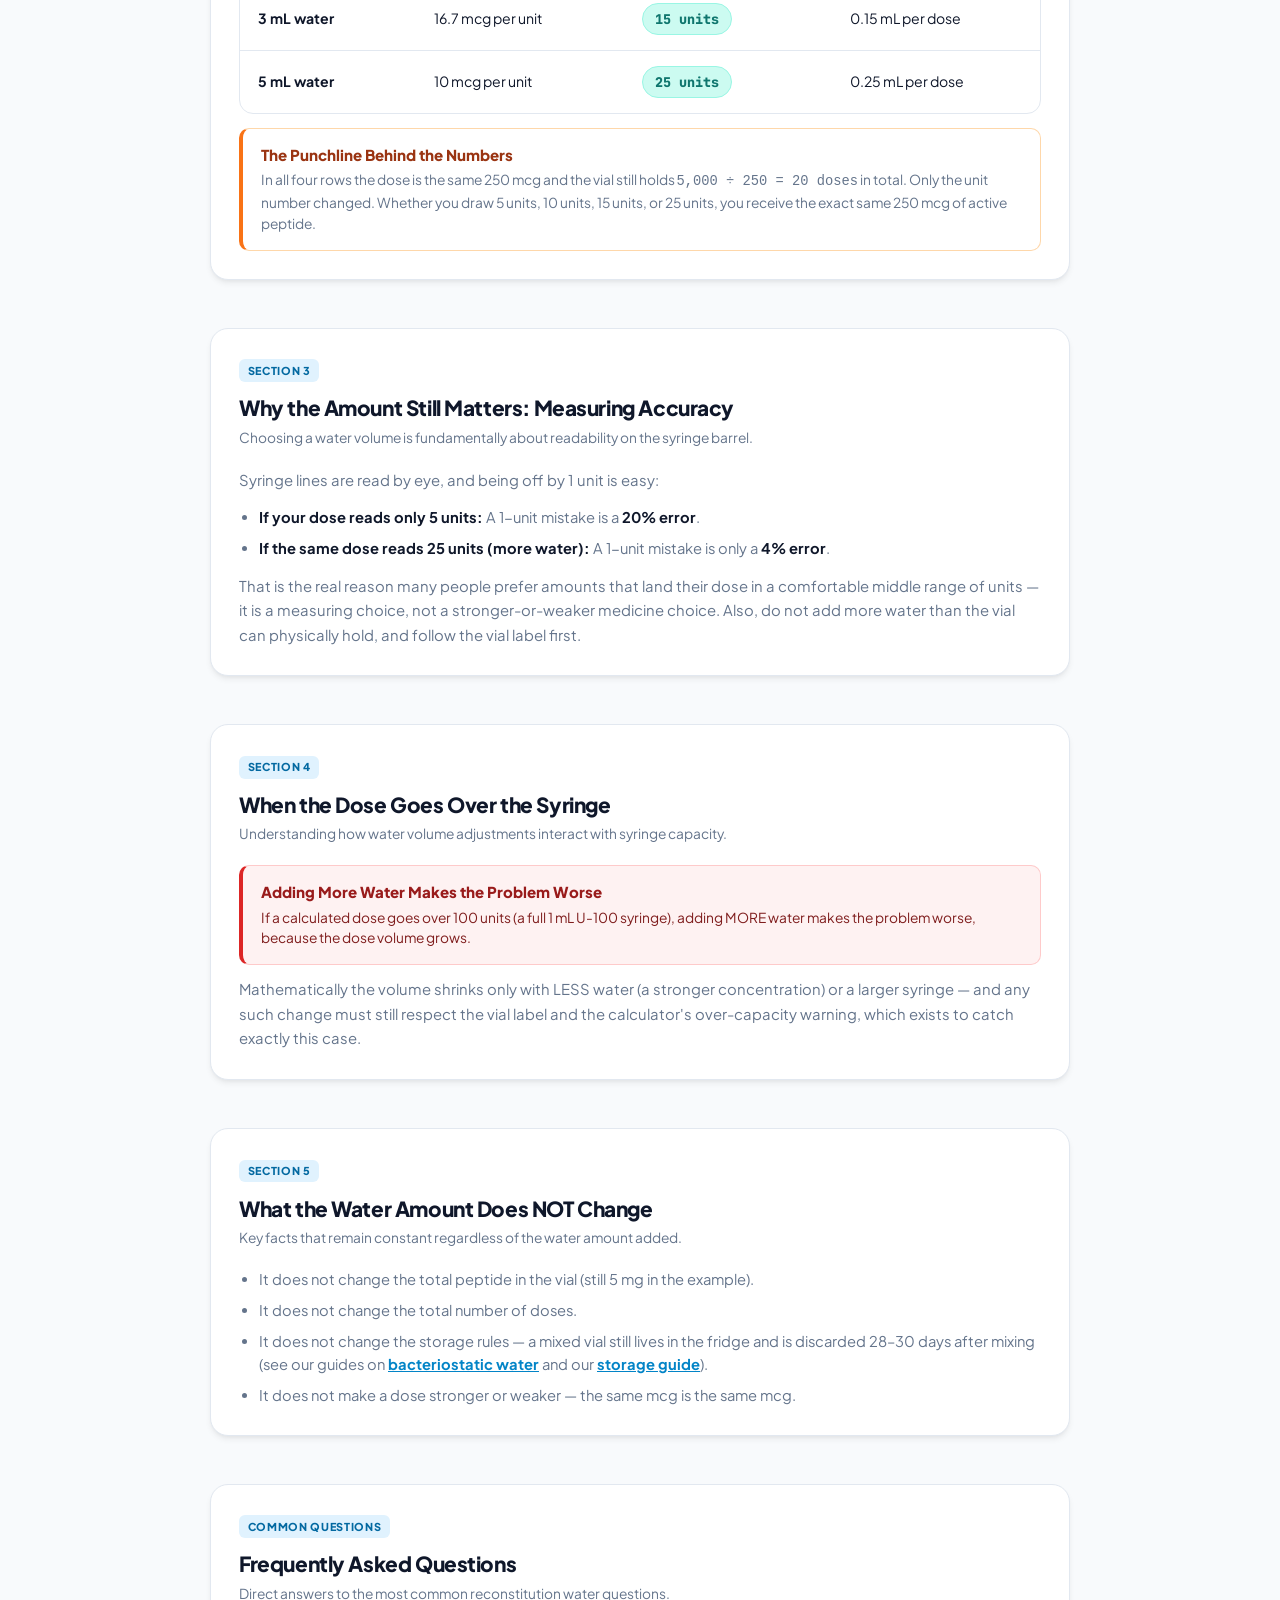
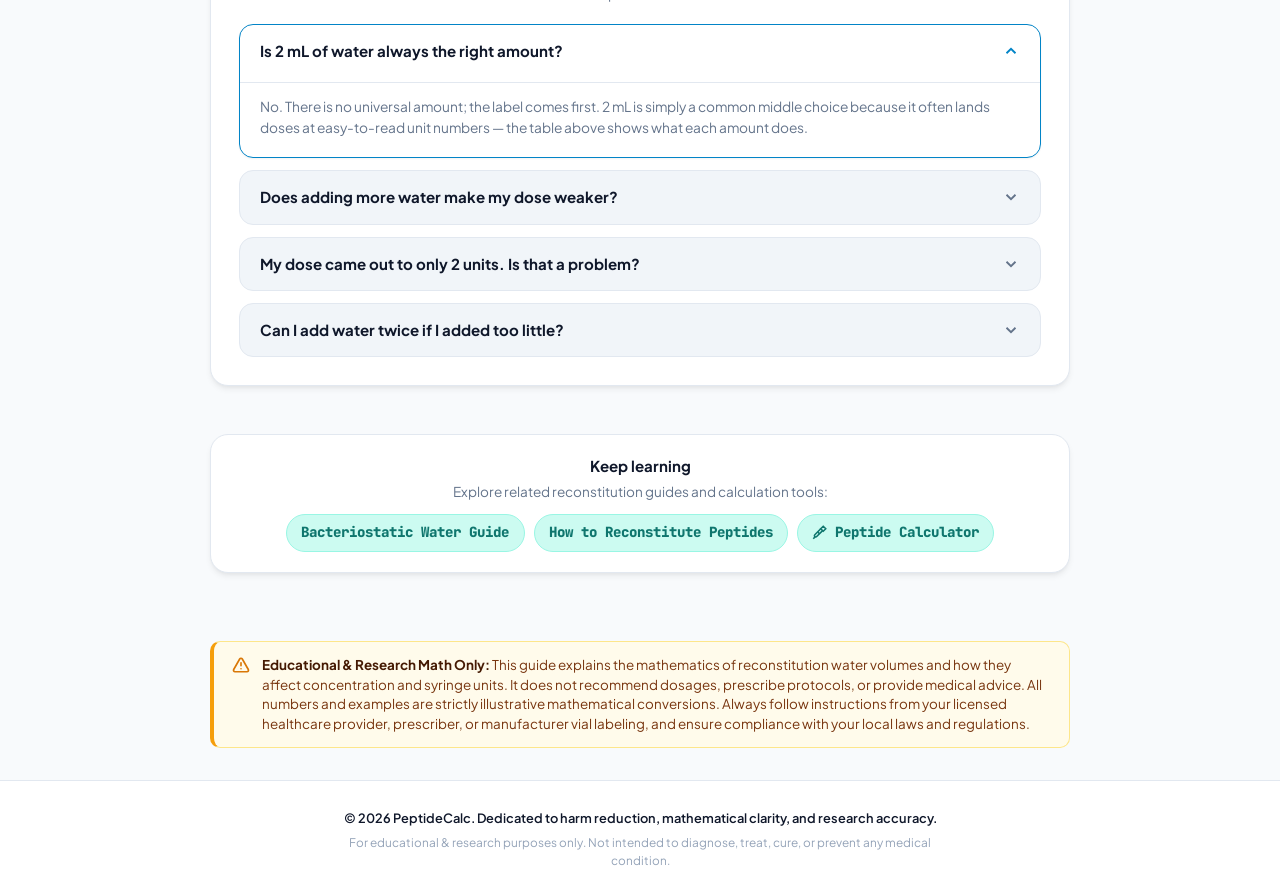
<file: how-much-bac-water-to-add.html>
<!DOCTYPE html>
<html lang="en">
<head>
  <meta charset="UTF-8">
  <meta name="viewport" content="width=device-width, initial-scale=1.0, maximum-scale=5.0">
  <title>How Much BAC Water Should You Add to a Peptide Vial?</title>
  <meta name="description" content="The maths of BAC water amounts explained: how 1, 2, 3 or 5 mL of water changes your concentration and syringe units — while your dose itself stays exactly the same.">
  <link rel="stylesheet" href="style.css">
  <link rel="preconnect" href="https://fonts.googleapis.com">
  <link rel="preconnect" href="https://fonts.gstatic.com" crossorigin>
  <link href="https://fonts.googleapis.com/css2?family=Plus+Jakarta+Sans:wght@400;500;600;700;800&family=JetBrains+Mono:wght@500;600;700&display=swap" rel="stylesheet">
  <style>
    /* Scoped styling for water amount guide article */
    .article-container {
      max-width: 860px;
      margin: 0 auto;
      display: flex;
      flex-direction: column;
      gap: 1.5rem;
      width: 100%;
      box-sizing: border-box;
    }
    .article-intro-p {
      font-size: 1rem;
      line-height: 1.65;
      color: var(--text-main);
      margin-bottom: 0.85rem;
    }
    .article-intro-p:last-child {
      margin-bottom: 0;
    }
    .callout-box {
      background: linear-gradient(135deg, #f0fdfa 0%, #e0f2fe 100%);
      border: 1.5px solid #99f6e4;
      border-radius: var(--radius-lg);
      padding: 1.15rem 1.3rem;
      display: flex;
      flex-direction: column;
      gap: 0.85rem;
      align-items: flex-start;
      box-sizing: border-box;
      width: 100%;
      max-width: 100%;
    }
    @media (min-width: 640px) {
      .callout-box {
        flex-direction: row;
        align-items: center;
        justify-content: space-between;
      }
    }
    .callout-text h3 {
      font-size: 1.05rem;
      font-weight: 800;
      color: #0f766e;
      margin-bottom: 0.25rem;
    }
    .callout-text p {
      font-size: 0.88rem;
      color: var(--text-muted);
      line-height: 1.45;
      margin: 0;
    }
    .callout-btn {
      display: inline-flex;
      align-items: center;
      gap: 0.5rem;
      background: var(--primary);
      color: #ffffff;
      font-weight: 700;
      font-size: 0.9rem;
      padding: 0.65rem 1.2rem;
      border-radius: var(--radius-md);
      text-decoration: none;
      box-shadow: 0 2px 6px rgba(2, 132, 199, 0.3);
      white-space: nowrap;
      transition: background-color 0.15s ease;
    }
    .callout-btn:hover {
      background: var(--primary-hover);
    }
    .article-grid-2 {
      display: grid;
      grid-template-columns: repeat(2, minmax(0, 1fr));
      gap: 0.65rem;
      width: 100%;
      max-width: 100%;
      box-sizing: border-box;
    }
    @media (max-width: 520px) {
      .article-grid-2 {
        grid-template-columns: 1fr;
        gap: 0.5rem;
      }
    }
    .info-mini-card {
      background: var(--bg-card-subtle);
      border: 1.5px solid var(--border-light);
      border-radius: var(--radius-md);
      padding: 0.95rem 1rem;
      display: flex;
      flex-direction: column;
      gap: 0.35rem;
      box-sizing: border-box;
      min-width: 0;
      width: 100%;
    }
    .info-mini-badge {
      display: inline-flex;
      align-items: center;
      justify-content: center;
      padding: 0.2rem 0.55rem;
      border-radius: var(--radius-sm);
      background: var(--primary-light);
      color: var(--primary-hover);
      font-size: 0.75rem;
      font-weight: 800;
      font-family: var(--font-mono);
      width: fit-content;
      margin-bottom: 0.2rem;
    }
    .info-mini-title {
      font-size: 0.94rem;
      font-weight: 800;
      color: var(--text-main);
    }
    .info-mini-desc {
      font-size: 0.84rem;
      color: var(--text-muted);
      line-height: 1.48;
    }
    .formula-step-block {
      background: #ffffff;
      border: 1.5px solid var(--border-light);
      border-radius: var(--radius-md);
      padding: 0.95rem 1.15rem;
      margin-bottom: 0.75rem;
      box-sizing: border-box;
      width: 100%;
      max-width: 100%;
    }
    .formula-step-block:last-child {
      margin-bottom: 0;
    }
    .formula-step-header {
      display: flex;
      align-items: center;
      gap: 0.5rem;
      margin-bottom: 0.35rem;
    }
    .formula-step-tag {
      font-size: 0.72rem;
      font-weight: 800;
      text-transform: uppercase;
      letter-spacing: 0.05em;
      background: var(--primary-light);
      color: var(--primary-hover);
      padding: 0.2rem 0.5rem;
      border-radius: var(--radius-sm);
    }
    .formula-step-heading {
      font-size: 0.94rem;
      font-weight: 800;
      color: var(--text-main);
    }
    .formula-math-box {
      background: #f8fafc;
      border: 1px dashed #cbd5e1;
      border-radius: var(--radius-sm);
      padding: 0.6rem 0.9rem;
      font-family: var(--font-mono);
      font-size: 0.88rem;
      font-weight: 700;
      color: #0369a1;
      margin: 0.4rem 0;
      overflow-x: auto;
      white-space: nowrap;
      box-sizing: border-box;
      width: 100%;
      max-width: 100%;
    }
    .formula-step-explanation {
      font-size: 0.85rem;
      color: var(--text-muted);
      line-height: 1.48;
    }
    .mistake-card {
      background: #ffffff;
      border: 1.5px solid #fed7aa;
      border-left: 4px solid #f97316;
      border-radius: var(--radius-md);
      padding: 0.95rem 1.1rem;
      margin-bottom: 0.75rem;
      box-sizing: border-box;
      width: 100%;
      max-width: 100%;
    }
    .mistake-card:last-child {
      margin-bottom: 0;
    }
    .mistake-card h3 {
      font-size: 0.94rem;
      font-weight: 800;
      color: #9a3412;
      margin-bottom: 0.25rem;
    }
    .mistake-card p {
      font-size: 0.86rem;
      color: var(--text-muted);
      line-height: 1.5;
      margin: 0;
    }
    .danger-rule-card {
      background: #fef2f2;
      border: 1.5px solid #fecaca;
      border-left: 4px solid #dc2626;
      border-radius: var(--radius-md);
      padding: 0.95rem 1.1rem;
      margin-bottom: 0.75rem;
      box-sizing: border-box;
      width: 100%;
      max-width: 100%;
    }
    .danger-rule-card:last-child {
      margin-bottom: 0;
    }
    .danger-rule-card h3 {
      font-size: 0.94rem;
      font-weight: 800;
      color: #991b1b;
      margin-bottom: 0.25rem;
    }
    .danger-rule-card p {
      font-size: 0.86rem;
      color: #7f1d1d;
      line-height: 1.5;
      margin: 0;
    }
    .label-wins-box {
      background: #fffbeb;
      border: 1.5px solid #fde68a;
      border-left: 4px solid #d97706;
      border-radius: var(--radius-md);
      padding: 0.95rem 1.15rem;
      font-size: 0.9rem;
      color: #78350f;
      line-height: 1.55;
      box-sizing: border-box;
      width: 100%;
    }
    .prose-stack {
      font-size: 0.93rem;
      color: var(--text-muted);
      line-height: 1.65;
      display: flex;
      flex-direction: column;
      gap: 0.85rem;
    }
    .prose-stack strong {
      color: var(--text-main);
    }
    .prose-link {
      color: var(--primary);
      font-weight: 700;
      text-decoration: underline;
    }
    .custom-list {
      margin-left: 1.25rem;
      display: flex;
      flex-direction: column;
      gap: 0.5rem;
      color: var(--text-muted);
      font-size: 0.92rem;
      line-height: 1.55;
    }
    .custom-list strong {
      color: var(--text-main);
    }
    .links-bar {
      display: flex;
      justify-content: center;
      gap: 0.55rem;
      flex-wrap: wrap;
      margin-top: 0.5rem;
    }
    .links-bar a {
      display: inline-flex;
      align-items: center;
      text-decoration: none;
      font-size: 0.88rem;
      padding: 0.45rem 0.9rem;
    }
  </style>
</head>
<body>
  <!-- Header / Nav -->
  <header class="site-header">
    <div class="container header-container">
      <a href="index.html" class="brand">
        <div class="brand-icon">
          <svg width="24" height="24" viewBox="0 0 24 24" fill="none" stroke="currentColor" stroke-width="2.2" stroke-linecap="round" stroke-linejoin="round">
            <path d="m18 2-4 4 4 4 4-4-4-4Z"/>
            <path d="m14 6-9.5 9.5a2.12 2.12 0 1 0 3 3L17 9"/>
            <path d="m9 11 3 3"/>
            <path d="m5 19-3 3"/>
          </svg>
        </div>
        <div class="brand-text">
          <span class="brand-title">Peptide<span class="brand-accent">Calc</span></span>
          <span class="brand-subtitle">Reconstitution & Syringe Calculator</span>
        </div>
      </a>
      <div class="header-badges">
        <span class="trust-badge">
          <svg width="14" height="14" viewBox="0 0 24 24" fill="none" stroke="currentColor" stroke-width="2.5" stroke-linecap="round" stroke-linejoin="round"><path d="M12 22s8-4 8-10V5l-8-3-8 3v7c0 6 8 10 8 10z"/></svg>
          Reconstitution Math • Educational Guide
        </span>
      </div>
    </div>
  </header>

  <main class="main-content">
    <div class="container">

      <!-- Top Disclaimer Line (Mandatory PRD Rule) -->
      <aside class="disclaimer-banner" role="note" aria-label="Medical Disclaimer">
        <div class="disclaimer-icon">
          <svg width="18" height="18" viewBox="0 0 24 24" fill="none" stroke="currentColor" stroke-width="2.2" stroke-linecap="round" stroke-linejoin="round">
            <path d="m21.73 18-8-14a2 2 0 0 0-3.48 0l-8 14A2 2 0 0 0 4 21h16a2 2 0 0 0 1.73-3Z"/>
            <line x1="12" y1="9" x2="12" y2="13"/>
            <line x1="12" y1="17" x2="12.01" y2="17"/>
          </svg>
        </div>
        <div class="disclaimer-text">
          <strong>Educational & Research Math Only:</strong> This guide explains the mathematics of reconstitution water volumes and how they affect concentration and syringe units. It does <em>not</em> recommend dosages, provide medical advice, or explain administration procedures. Always follow instructions from your licensed healthcare provider or manufacturer vial labeling.
        </div>
      </aside>

      <div class="article-container">

        <!-- Article Header & Intro -->
        <article class="card content-section">
          <div class="card-header" style="margin-bottom: 1rem;">
            <div class="step-indicator">Educational Guide</div>
            <h1 class="card-title" style="font-size: 1.6rem; line-height: 1.25; margin-top: 0.35rem;">How Much BAC Water Should You Add?</h1>
            <p class="card-desc">Understanding how water volume changes concentration and syringe marks without altering your dose.</p>
          </div>

          <div style="margin-bottom: 1.2rem;">
            <p class="article-intro-p">
              The amount of water does NOT change your dose; it only changes how spread out that dose is in the liquid, and therefore how many syringe units it becomes. More water = weaker concentration = more units per dose. Less water = stronger concentration = fewer units per dose. The <a href="index.html" class="prose-link">peptide calculator</a> on this site does this maths automatically; this page explains what it is doing.
            </p>
            <div class="label-wins-box" style="margin-top: 0.75rem;">
              <strong>Important Safety Rule:</strong> The instructions on the vial's own label or leaflet always come first. This guide covers only the maths of water amounts: how the amount of water changes concentration and syringe units. It does not give any dose recommendation (never say how much of a peptide anyone should take), describe how to mix or inject step by step as a medical procedure, or make any health, healing, weight loss or benefit claim.
            </div>
          </div>

          <!-- Calculator Callout Box -->
          <div class="callout-box">
            <div class="callout-text">
              <h3>Calculate your water volume automatically</h3>
              <p>Enter your vial size, BAC water volume, and dose in the free calculator to see your exact syringe units and concentration.</p>
            </div>
            <a href="index.html" class="callout-btn">
              <svg width="16" height="16" viewBox="0 0 24 24" fill="none" stroke="currentColor" stroke-width="2.4"><path d="m18 2-4 4 4 4 4-4-4-4Z"/><path d="m14 6-9.5 9.5a2.12 2.12 0 1 0 3 3L17 9"/><path d="m9 11 3 3"/><path d="m5 19-3 3"/></svg>
              Open Free Peptide Calculator
            </a>
          </div>
        </article>

        <!-- Section 1: The One Formula Behind It -->
        <section class="card content-section" id="formula-behind-it" aria-labelledby="section-1-title">
          <div class="section-header">
            <div class="step-indicator">Section 1</div>
            <h2 id="section-1-title" class="section-title">The One Formula Behind It</h2>
            <p class="section-desc">The straightforward arithmetic connecting powder weight, water volume, and syringe tick marks.</p>
          </div>

          <div class="prose-stack" style="margin-bottom: 1rem;">
            <p>
              Reconstitution math on a standard U-100 syringe follows one fundamental equation:
            </p>
          </div>

          <div class="formula-math-box" style="text-align: center;">
            mcg per unit = total mcg in the vial ÷ (water in mL × 100)
          </div>

          <div class="formula-step-block" style="margin-top: 1rem;">
            <div class="formula-step-header">
              <span class="formula-step-tag">Worked Line</span>
              <h3 class="formula-step-heading">A 5 mg Vial with 2 mL of BAC Water</h3>
            </div>
            <div class="formula-math-box">
              5,000 mcg ÷ (2 × 100) = 25 mcg per unit
            </div>
            <p class="formula-step-explanation">
              A 5 mg vial holds 5,000 mcg. With 2 mL of water: 5,000 ÷ (2 × 100) = 25 mcg per unit. So an example dose of 250 mcg = 250 ÷ 25 = 10 units. As detailed in our <a href="peptide-units-explained.html" class="prose-link">units guide</a>, each unit mark on a U-100 syringe represents 0.01 mL of liquid volume.
            </p>
          </div>
        </section>

        <!-- Section 2: Same Vial, Four Water Amounts -->
        <section class="card content-section" id="four-water-amounts" aria-labelledby="section-2-title">
          <div class="section-header">
            <div class="step-indicator">Section 2</div>
            <h2 id="section-2-title" class="section-title">Same Vial, Four Water Amounts</h2>
            <p class="section-desc">Comparing four standard water volumes for the same 5 mg vial and a 250 mcg example dose.</p>
          </div>

          <div class="table-scroll-hint">
            <svg width="14" height="14" viewBox="0 0 24 24" fill="none" stroke="currentColor" stroke-width="2.5"><line x1="5" y1="12" x2="19" y2="12"/><polyline points="12 5 19 12 12 19"/></svg>
            <span>Scroll sideways on mobile to view full table</span>
          </div>

          <div class="table-responsive">
            <table class="examples-table">
              <thead>
                <tr>
                  <th scope="col" style="width: 22%;">Water Added</th>
                  <th scope="col" style="width: 26%;">Concentration (per Unit)</th>
                  <th scope="col" style="width: 26%;">Syringe Draw (U-100)</th>
                  <th scope="col" style="width: 26%;">Liquid Volume per Dose</th>
                </tr>
              </thead>
              <tbody>
                <tr>
                  <td><strong>1 mL water</strong></td>
                  <td>50 mcg per unit</td>
                  <td><span class="draw-pill">5 units</span></td>
                  <td>0.05 mL per dose</td>
                </tr>
                <tr>
                  <td><strong>2 mL water</strong></td>
                  <td>25 mcg per unit</td>
                  <td><span class="draw-pill">10 units</span></td>
                  <td>0.10 mL per dose</td>
                </tr>
                <tr>
                  <td><strong>3 mL water</strong></td>
                  <td>16.7 mcg per unit</td>
                  <td><span class="draw-pill">15 units</span></td>
                  <td>0.15 mL per dose</td>
                </tr>
                <tr>
                  <td><strong>5 mL water</strong></td>
                  <td>10 mcg per unit</td>
                  <td><span class="draw-pill">25 units</span></td>
                  <td>0.25 mL per dose</td>
                </tr>
              </tbody>
            </table>
          </div>

          <div class="mistake-card" style="margin-top: 0.85rem;">
            <h3>The Punchline Behind the Numbers</h3>
            <p>
              In all four rows the dose is the same 250 mcg and the vial still holds <code>5,000 ÷ 250 = 20 doses</code> in total. Only the unit number changed. Whether you draw 5 units, 10 units, 15 units, or 25 units, you receive the exact same 250 mcg of active peptide.
            </p>
          </div>
        </section>

        <!-- Section 3: Why the Amount Still Matters: Measuring Accuracy -->
        <section class="card content-section" id="measuring-accuracy" aria-labelledby="section-3-title">
          <div class="section-header">
            <div class="step-indicator">Section 3</div>
            <h2 id="section-3-title" class="section-title">Why the Amount Still Matters: Measuring Accuracy</h2>
            <p class="section-desc">Choosing a water volume is fundamentally about readability on the syringe barrel.</p>
          </div>

          <div class="prose-stack">
            <p>
              Syringe lines are read by eye, and being off by 1 unit is easy:
            </p>
            <ul class="custom-list">
              <li><strong>If your dose reads only 5 units:</strong> A 1-unit mistake is a <strong>20% error</strong>.</li>
              <li><strong>If the same dose reads 25 units (more water):</strong> A 1-unit mistake is only a <strong>4% error</strong>.</li>
            </ul>
            <p>
              That is the real reason many people prefer amounts that land their dose in a comfortable middle range of units — it is a measuring choice, not a stronger-or-weaker medicine choice. Also, do not add more water than the vial can physically hold, and follow the vial label first.
            </p>
          </div>
        </section>

        <!-- Section 4: When the Dose Goes Over the Syringe -->
        <section class="card content-section" id="dose-over-syringe" aria-labelledby="section-4-title">
          <div class="section-header">
            <div class="step-indicator">Section 4</div>
            <h2 id="section-4-title" class="section-title">When the Dose Goes Over the Syringe</h2>
            <p class="section-desc">Understanding how water volume adjustments interact with syringe capacity.</p>
          </div>

          <div class="danger-rule-card">
            <h3>Adding More Water Makes the Problem Worse</h3>
            <p>
              If a calculated dose goes over 100 units (a full 1 mL U-100 syringe), adding MORE water makes the problem worse, because the dose volume grows.
            </p>
          </div>

          <div class="prose-stack">
            <p>
              Mathematically the volume shrinks only with LESS water (a stronger concentration) or a larger syringe — and any such change must still respect the vial label and the calculator's over-capacity warning, which exists to catch exactly this case.
            </p>
          </div>
        </section>

        <!-- Section 5: What the Water Amount Does NOT Change -->
        <section class="card content-section" id="what-water-does-not-change" aria-labelledby="section-5-title">
          <div class="section-header">
            <div class="step-indicator">Section 5</div>
            <h2 id="section-5-title" class="section-title">What the Water Amount Does NOT Change</h2>
            <p class="section-desc">Key facts that remain constant regardless of the water amount added.</p>
          </div>

          <ul class="custom-list">
            <li>It does not change the total peptide in the vial (still 5 mg in the example).</li>
            <li>It does not change the total number of doses.</li>
            <li>It does not change the storage rules — a mixed vial still lives in the fridge and is discarded 28–30 days after mixing (see our guides on <a href="bacteriostatic-water.html" class="prose-link">bacteriostatic water</a> and our <a href="peptide-storage-guide.html" class="prose-link">storage guide</a>).</li>
            <li>It does not make a dose stronger or weaker — the same mcg is the same mcg.</li>
          </ul>
        </section>

        <!-- FAQ Section -->
        <section class="card content-section" id="faq" aria-labelledby="faq-title">
          <div class="section-header">
            <div class="step-indicator">Common Questions</div>
            <h2 id="faq-title" class="section-title">Frequently Asked Questions</h2>
            <p class="section-desc">Direct answers to the most common reconstitution water questions.</p>
          </div>

          <div class="faq-list">
            <details class="faq-item" open>
              <summary class="faq-summary">
                <span class="faq-question-text">Is 2 mL of water always the right amount?</span>
                <span class="faq-chevron" aria-hidden="true">
                  <svg width="18" height="18" viewBox="0 0 24 24" fill="none" stroke="currentColor" stroke-width="2.5"><polyline points="6 9 12 15 18 9"/></svg>
                </span>
              </summary>
              <div class="faq-answer">
                <p>No. There is no universal amount; the label comes first. 2 mL is simply a common middle choice because it often lands doses at easy-to-read unit numbers — the table above shows what each amount does.</p>
              </div>
            </details>

            <details class="faq-item">
              <summary class="faq-summary">
                <span class="faq-question-text">Does adding more water make my dose weaker?</span>
                <span class="faq-chevron" aria-hidden="true">
                  <svg width="18" height="18" viewBox="0 0 24 24" fill="none" stroke="currentColor" stroke-width="2.5"><polyline points="6 9 12 15 18 9"/></svg>
                </span>
              </summary>
              <div class="faq-answer">
                <p>No. It makes each UNIT weaker, so you draw more units — the mcg in the dose stays identical.</p>
              </div>
            </details>

            <details class="faq-item">
              <summary class="faq-summary">
                <span class="faq-question-text">My dose came out to only 2 units. Is that a problem?</span>
                <span class="faq-chevron" aria-hidden="true">
                  <svg width="18" height="18" viewBox="0 0 24 24" fill="none" stroke="currentColor" stroke-width="2.5"><polyline points="6 9 12 15 18 9"/></svg>
                </span>
              </summary>
              <div class="faq-answer">
                <p>The maths is correct, but 2 units is very hard to measure accurately by eye — a 1-unit slip is a 50% error. More water would spread the same dose over more units. Recheck with the calculator before changing anything.</p>
              </div>
            </details>

            <details class="faq-item">
              <summary class="faq-summary">
                <span class="faq-question-text">Can I add water twice if I added too little?</span>
                <span class="faq-chevron" aria-hidden="true">
                  <svg width="18" height="18" viewBox="0 0 24 24" fill="none" stroke="currentColor" stroke-width="2.5"><polyline points="6 9 12 15 18 9"/></svg>
                </span>
              </summary>
              <div class="faq-answer">
                <p>This guide covers the maths only, not mixing procedures. Follow your vial's label and supplier instructions for any handling question; when the mixture is wrong, the safe maths answer is to start fresh rather than guess.</p>
              </div>
            </details>
          </div>
        </section>

        <!-- Keep Learning Navigation Section -->
        <nav class="card content-section" aria-label="Keep Learning" style="text-align: center; padding: 1.25rem 1rem;">
          <p style="font-size: 0.94rem; font-weight: 700; color: var(--text-main); margin-bottom: 0.25rem;">Keep learning</p>
          <p style="font-size: 0.85rem; color: var(--text-muted); margin-bottom: 0.75rem;">Explore related reconstitution guides and calculation tools:</p>
          <div class="links-bar">
            <a href="bacteriostatic-water.html" class="draw-pill">Bacteriostatic Water Guide</a>
            <a href="how-to-reconstitute-peptides.html" class="draw-pill">How to Reconstitute Peptides</a>
            <a href="index.html" class="draw-pill" style="display: inline-flex; align-items: center; gap: 0.45rem;">
              <svg width="15" height="15" viewBox="0 0 24 24" fill="none" stroke="currentColor" stroke-width="2.5"><path d="m18 2-4 4 4 4 4-4-4-4Z"/><path d="m14 6-9.5 9.5a2.12 2.12 0 1 0 3 3L17 9"/><path d="m9 11 3 3"/><path d="m5 19-3 3"/></svg>
              Peptide Calculator
            </a>
          </div>
        </nav>

        <!-- Full Bottom Medical Safety Disclaimer -->
        <aside class="disclaimer-banner" role="note" aria-label="Full Medical Disclaimer" style="margin-bottom: 2rem;">
          <div class="disclaimer-icon">
            <svg width="18" height="18" viewBox="0 0 24 24" fill="none" stroke="currentColor" stroke-width="2.2" stroke-linecap="round" stroke-linejoin="round">
              <path d="m21.73 18-8-14a2 2 0 0 0-3.48 0l-8 14A2 2 0 0 0 4 21h16a2 2 0 0 0 1.73-3Z"/>
              <line x1="12" y1="9" x2="12" y2="13"/>
              <line x1="12" y1="17" x2="12.01" y2="17"/>
            </svg>
          </div>
          <div class="disclaimer-text">
            <strong>Educational & Research Math Only:</strong> This guide explains the mathematics of reconstitution water volumes and how they affect concentration and syringe units. It does not recommend dosages, prescribe protocols, or provide medical advice. All numbers and examples are strictly illustrative mathematical conversions. Always follow instructions from your licensed healthcare provider, prescriber, or manufacturer vial labeling, and ensure compliance with your local laws and regulations.
          </div>
        </aside>

      </div>
    </div>
  </main>

  <footer class="site-footer">
    <div class="container footer-container">
      <p class="footer-copy">© 2026 PeptideCalc. Dedicated to harm reduction, mathematical clarity, and research accuracy.</p>
      <p class="footer-legal">For educational & research purposes only. Not intended to diagnose, treat, cure, or prevent any medical condition.</p>
    </div>
  </footer>
</body>
</html>
</file>
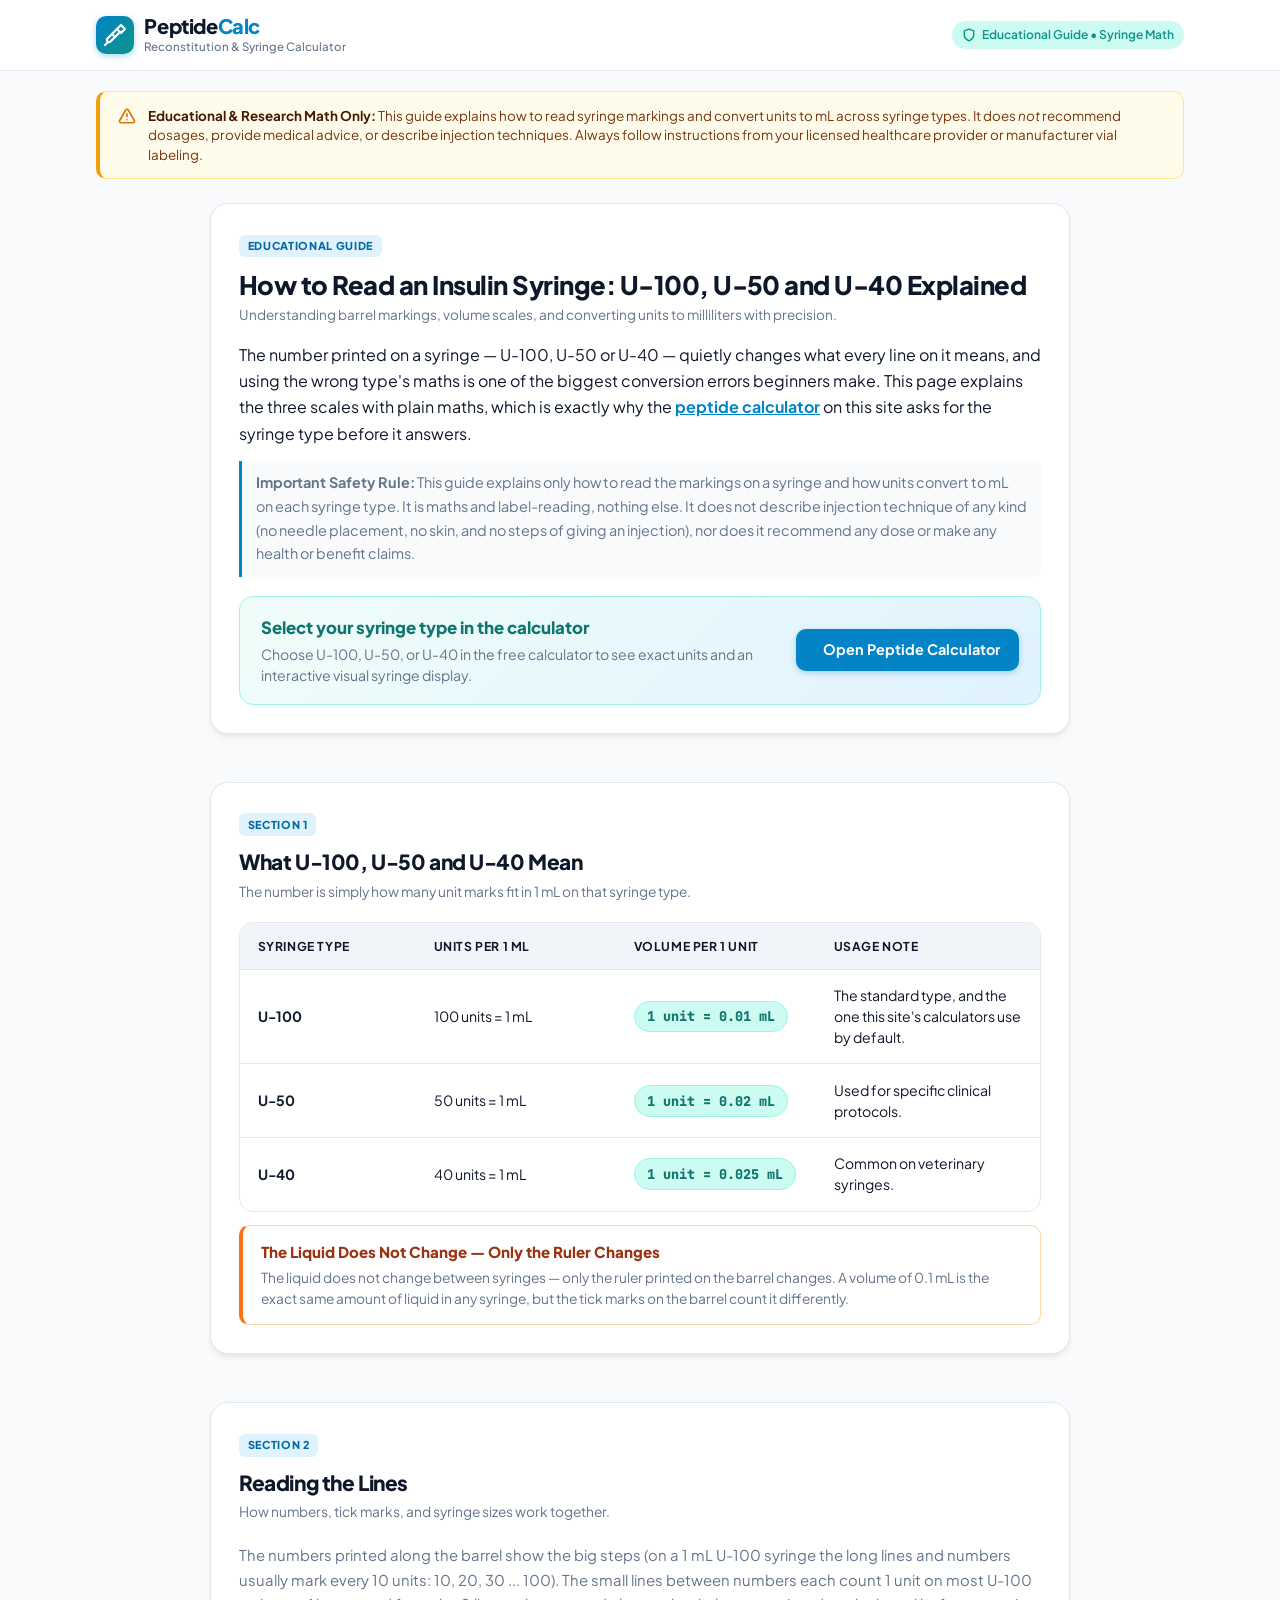
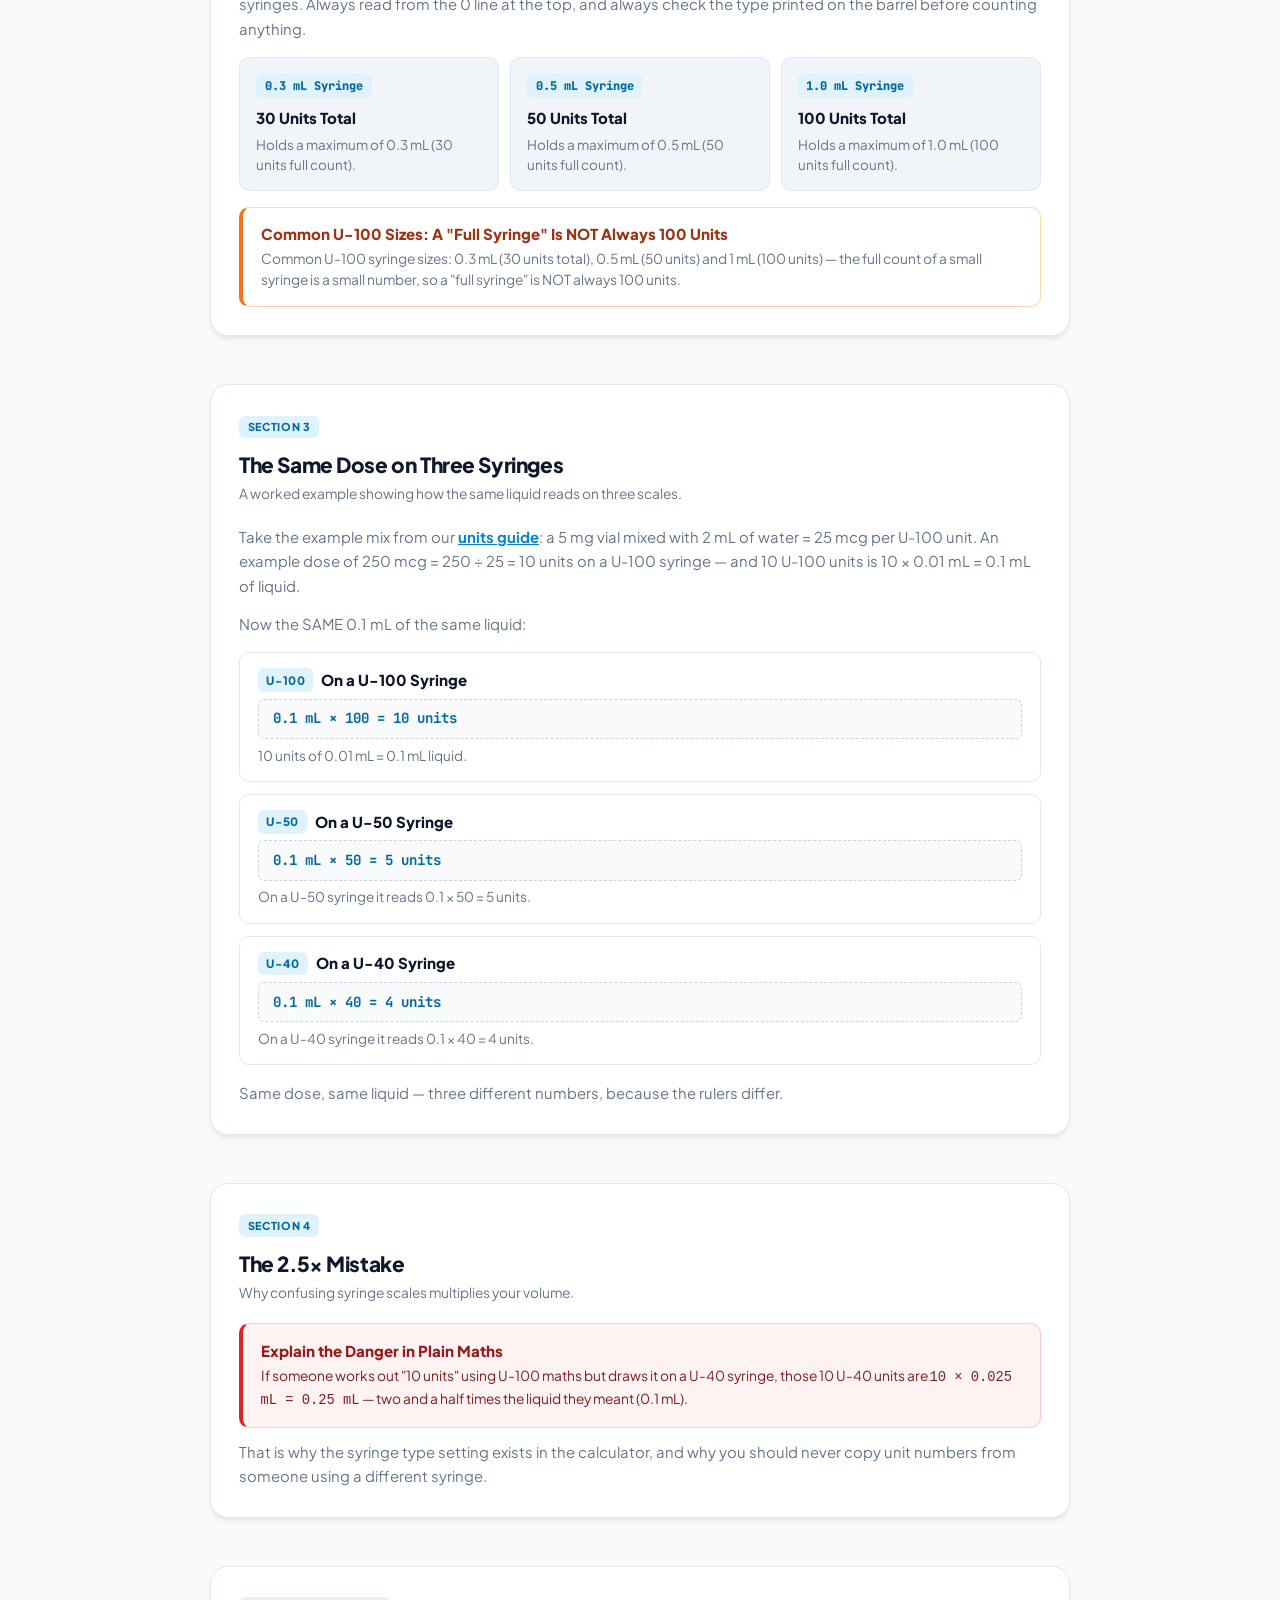
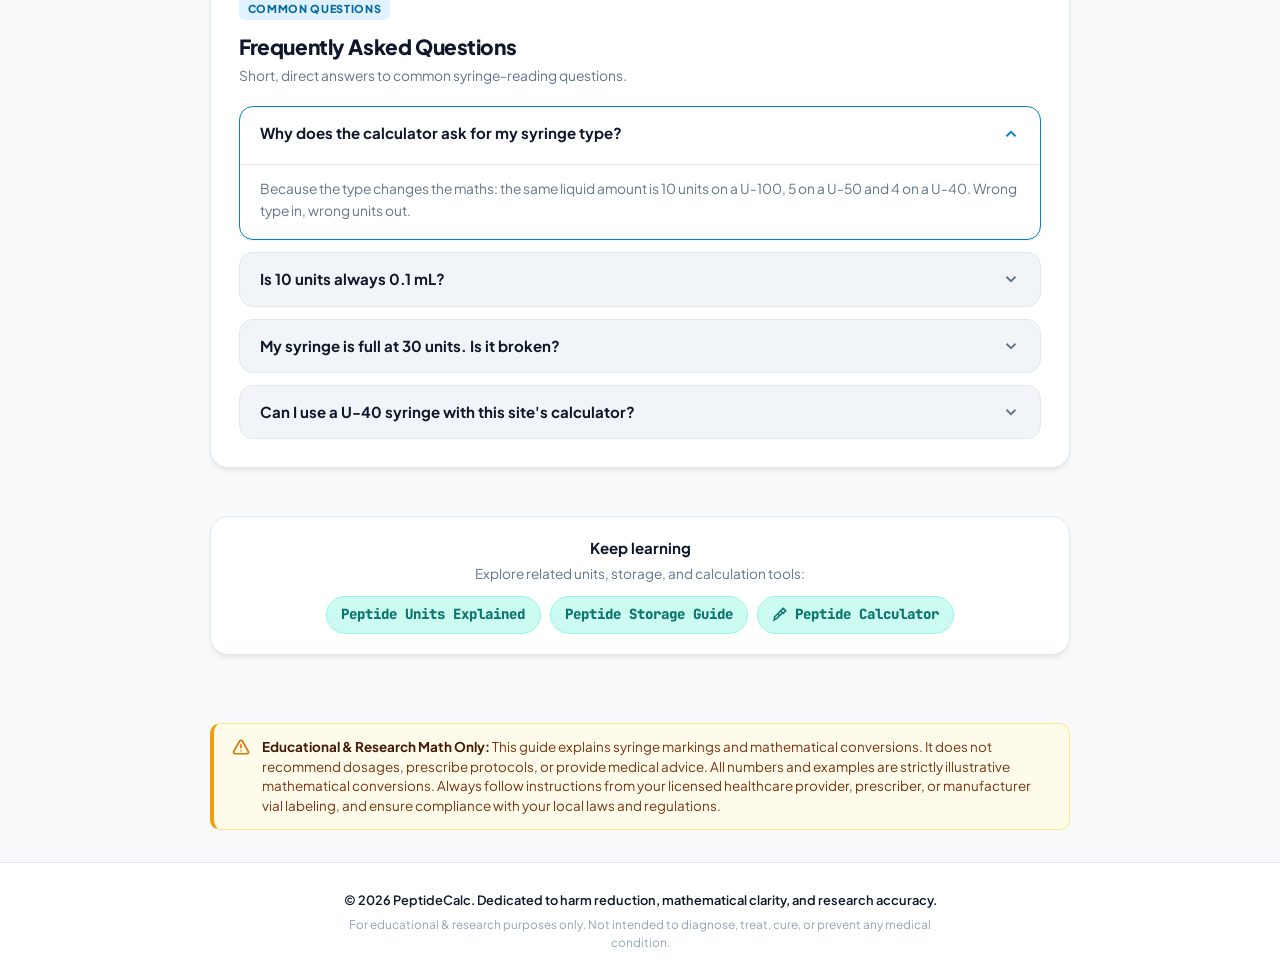
<file: how-to-read-an-insulin-syringe.html>
<!DOCTYPE html>
<html lang="en">
<head>
  <meta charset="UTF-8">
  <meta name="viewport" content="width=device-width, initial-scale=1.0, maximum-scale=5.0">
  <title>How to Read an Insulin Syringe: U-100, U-50 and U-40 Explained</title>
  <meta name="description" content="Learn to read an insulin syringe the maths way: what U-100, U-50 and U-40 really mean, how units convert to mL on each type, and why the same dose shows three different unit numbers.">
  <link rel="stylesheet" href="style.css">
  <link rel="preconnect" href="https://fonts.googleapis.com">
  <link rel="preconnect" href="https://fonts.gstatic.com" crossorigin>
  <link href="https://fonts.googleapis.com/css2?family=Plus+Jakarta+Sans:wght@400;500;600;700;800&family=JetBrains+Mono:wght@500;600;700&display=swap" rel="stylesheet">
  <style>
    /* Scoped styling for syringe reading guide article */
    .article-container {
      max-width: 860px;
      margin: 0 auto;
      display: flex;
      flex-direction: column;
      gap: 1.5rem;
      width: 100%;
      box-sizing: border-box;
    }
    .article-intro-p {
      font-size: 1rem;
      line-height: 1.65;
      color: var(--text-main);
      margin-bottom: 0.85rem;
    }
    .article-intro-p:last-child {
      margin-bottom: 0;
    }
    .callout-box {
      background: linear-gradient(135deg, #f0fdfa 0%, #e0f2fe 100%);
      border: 1.5px solid #99f6e4;
      border-radius: var(--radius-lg);
      padding: 1.15rem 1.3rem;
      display: flex;
      flex-direction: column;
      gap: 0.85rem;
      align-items: flex-start;
      box-sizing: border-box;
      width: 100%;
      max-width: 100%;
    }
    @media (min-width: 640px) {
      .callout-box {
        flex-direction: row;
        align-items: center;
        justify-content: space-between;
      }
    }
    .callout-text h3 {
      font-size: 1.05rem;
      font-weight: 800;
      color: #0f766e;
      margin-bottom: 0.25rem;
    }
    .callout-text p {
      font-size: 0.88rem;
      color: var(--text-muted);
      line-height: 1.45;
      margin: 0;
    }
    .callout-btn {
      display: inline-flex;
      align-items: center;
      gap: 0.5rem;
      background: var(--primary);
      color: #ffffff;
      font-weight: 700;
      font-size: 0.9rem;
      padding: 0.65rem 1.2rem;
      border-radius: var(--radius-md);
      text-decoration: none;
      box-shadow: 0 2px 6px rgba(2, 132, 199, 0.3);
      white-space: nowrap;
      transition: background-color 0.15s ease;
    }
    .callout-btn:hover {
      background: var(--primary-hover);
    }
    .article-grid-2 {
      display: grid;
      grid-template-columns: repeat(2, minmax(0, 1fr));
      gap: 0.65rem;
      width: 100%;
      max-width: 100%;
      box-sizing: border-box;
    }
    @media (max-width: 520px) {
      .article-grid-2 {
        grid-template-columns: 1fr;
        gap: 0.5rem;
      }
    }
    .article-grid-3 {
      display: grid;
      grid-template-columns: repeat(3, minmax(0, 1fr));
      gap: 0.65rem;
      width: 100%;
      max-width: 100%;
      box-sizing: border-box;
    }
    @media (max-width: 640px) {
      .article-grid-3 {
        grid-template-columns: 1fr;
        gap: 0.5rem;
      }
    }
    .info-mini-card {
      background: var(--bg-card-subtle);
      border: 1.5px solid var(--border-light);
      border-radius: var(--radius-md);
      padding: 0.95rem 1rem;
      display: flex;
      flex-direction: column;
      gap: 0.35rem;
      box-sizing: border-box;
      min-width: 0;
      width: 100%;
    }
    .info-mini-badge {
      display: inline-flex;
      align-items: center;
      justify-content: center;
      padding: 0.2rem 0.55rem;
      border-radius: var(--radius-sm);
      background: var(--primary-light);
      color: var(--primary-hover);
      font-size: 0.75rem;
      font-weight: 800;
      font-family: var(--font-mono);
      width: fit-content;
      margin-bottom: 0.2rem;
    }
    .info-mini-title {
      font-size: 0.94rem;
      font-weight: 800;
      color: var(--text-main);
    }
    .info-mini-desc {
      font-size: 0.84rem;
      color: var(--text-muted);
      line-height: 1.48;
    }
    .formula-step-block {
      background: #ffffff;
      border: 1.5px solid var(--border-light);
      border-radius: var(--radius-md);
      padding: 0.95rem 1.15rem;
      margin-bottom: 0.75rem;
      box-sizing: border-box;
      width: 100%;
      max-width: 100%;
    }
    .formula-step-block:last-child {
      margin-bottom: 0;
    }
    .formula-step-header {
      display: flex;
      align-items: center;
      gap: 0.5rem;
      margin-bottom: 0.35rem;
    }
    .formula-step-tag {
      font-size: 0.72rem;
      font-weight: 800;
      text-transform: uppercase;
      letter-spacing: 0.05em;
      background: var(--primary-light);
      color: var(--primary-hover);
      padding: 0.2rem 0.5rem;
      border-radius: var(--radius-sm);
    }
    .formula-step-heading {
      font-size: 0.94rem;
      font-weight: 800;
      color: var(--text-main);
    }
    .formula-math-box {
      background: #f8fafc;
      border: 1px dashed #cbd5e1;
      border-radius: var(--radius-sm);
      padding: 0.55rem 0.85rem;
      font-family: var(--font-mono);
      font-size: 0.88rem;
      font-weight: 700;
      color: #0369a1;
      margin: 0.4rem 0;
      overflow-x: auto;
      white-space: nowrap;
      box-sizing: border-box;
      width: 100%;
      max-width: 100%;
    }
    .formula-step-explanation {
      font-size: 0.85rem;
      color: var(--text-muted);
      line-height: 1.48;
    }
    .mistake-card {
      background: #ffffff;
      border: 1.5px solid #fed7aa;
      border-left: 4px solid #f97316;
      border-radius: var(--radius-md);
      padding: 0.95rem 1.1rem;
      margin-bottom: 0.75rem;
      box-sizing: border-box;
      width: 100%;
      max-width: 100%;
    }
    .mistake-card:last-child {
      margin-bottom: 0;
    }
    .mistake-card h3 {
      font-size: 0.94rem;
      font-weight: 800;
      color: #9a3412;
      margin-bottom: 0.25rem;
    }
    .mistake-card p {
      font-size: 0.86rem;
      color: var(--text-muted);
      line-height: 1.5;
      margin: 0;
    }
    .danger-rule-card {
      background: #fef2f2;
      border: 1.5px solid #fecaca;
      border-left: 4px solid #dc2626;
      border-radius: var(--radius-md);
      padding: 0.95rem 1.1rem;
      margin-bottom: 0.75rem;
      box-sizing: border-box;
      width: 100%;
      max-width: 100%;
    }
    .danger-rule-card:last-child {
      margin-bottom: 0;
    }
    .danger-rule-card h3 {
      font-size: 0.94rem;
      font-weight: 800;
      color: #991b1b;
      margin-bottom: 0.25rem;
    }
    .danger-rule-card p {
      font-size: 0.86rem;
      color: #7f1d1d;
      line-height: 1.5;
      margin: 0;
    }
    .prose-stack {
      font-size: 0.93rem;
      color: var(--text-muted);
      line-height: 1.65;
      display: flex;
      flex-direction: column;
      gap: 0.85rem;
    }
    .prose-stack strong {
      color: var(--text-main);
    }
    .prose-link {
      color: var(--primary);
      font-weight: 700;
      text-decoration: underline;
    }
    .links-bar {
      display: flex;
      justify-content: center;
      gap: 0.55rem;
      flex-wrap: wrap;
      margin-top: 0.5rem;
    }
    .links-bar a {
      display: inline-flex;
      align-items: center;
      text-decoration: none;
      font-size: 0.88rem;
      padding: 0.45rem 0.9rem;
    }
  </style>
</head>
<body>
  <!-- Header / Nav -->
  <header class="site-header">
    <div class="container header-container">
      <a href="index.html" class="brand">
        <div class="brand-icon">
          <svg width="24" height="24" viewBox="0 0 24 24" fill="none" stroke="currentColor" stroke-width="2.2" stroke-linecap="round" stroke-linejoin="round">
            <path d="m18 2-4 4 4 4 4-4-4-4Z"/>
            <path d="m14 6-9.5 9.5a2.12 2.12 0 1 0 3 3L17 9"/>
            <path d="m9 11 3 3"/>
            <path d="m5 19-3 3"/>
          </svg>
        </div>
        <div class="brand-text">
          <span class="brand-title">Peptide<span class="brand-accent">Calc</span></span>
          <span class="brand-subtitle">Reconstitution & Syringe Calculator</span>
        </div>
      </a>
      <div class="header-badges">
        <span class="trust-badge">
          <svg width="14" height="14" viewBox="0 0 24 24" fill="none" stroke="currentColor" stroke-width="2.5" stroke-linecap="round" stroke-linejoin="round"><path d="M12 22s8-4 8-10V5l-8-3-8 3v7c0 6 8 10 8 10z"/></svg>
          Educational Guide • Syringe Math
        </span>
      </div>
    </div>
  </header>

  <main class="main-content">
    <div class="container">

      <!-- Top Disclaimer Line (Mandatory PRD Rule) -->
      <aside class="disclaimer-banner" role="note" aria-label="Medical Disclaimer">
        <div class="disclaimer-icon">
          <svg width="18" height="18" viewBox="0 0 24 24" fill="none" stroke="currentColor" stroke-width="2.2" stroke-linecap="round" stroke-linejoin="round">
            <path d="m21.73 18-8-14a2 2 0 0 0-3.48 0l-8 14A2 2 0 0 0 4 21h16a2 2 0 0 0 1.73-3Z"/>
            <line x1="12" y1="9" x2="12" y2="13"/>
            <line x1="12" y1="17" x2="12.01" y2="17"/>
          </svg>
        </div>
        <div class="disclaimer-text">
          <strong>Educational & Research Math Only:</strong> This guide explains how to read syringe markings and convert units to mL across syringe types. It does <em>not</em> recommend dosages, provide medical advice, or describe injection techniques. Always follow instructions from your licensed healthcare provider or manufacturer vial labeling.
        </div>
      </aside>

      <div class="article-container">

        <!-- Article Header & Intro -->
        <article class="card content-section">
          <div class="card-header" style="margin-bottom: 1rem;">
            <div class="step-indicator">Educational Guide</div>
            <h1 class="card-title" style="font-size: 1.6rem; line-height: 1.25; margin-top: 0.35rem;">How to Read an Insulin Syringe: U-100, U-50 and U-40 Explained</h1>
            <p class="card-desc">Understanding barrel markings, volume scales, and converting units to milliliters with precision.</p>
          </div>

          <div style="margin-bottom: 1.2rem;">
            <p class="article-intro-p">
              The number printed on a syringe — U-100, U-50 or U-40 — quietly changes what every line on it means, and using the wrong type's maths is one of the biggest conversion errors beginners make. This page explains the three scales with plain maths, which is exactly why the <a href="index.html" class="prose-link">peptide calculator</a> on this site asks for the syringe type before it answers.
            </p>
            <p class="article-intro-p" style="background: #f8fafc; border-left: 3px solid var(--primary); padding: 0.65rem 0.85rem; border-radius: 0 var(--radius-sm) var(--radius-sm) 0; font-size: 0.9rem; color: var(--text-muted);">
              <strong>Important Safety Rule:</strong> This guide explains only how to read the markings on a syringe and how units convert to mL on each syringe type. It is maths and label-reading, nothing else. It does not describe injection technique of any kind (no needle placement, no skin, and no steps of giving an injection), nor does it recommend any dose or make any health or benefit claims.
            </p>
          </div>

          <!-- Calculator Callout Box -->
          <div class="callout-box">
            <div class="callout-text">
              <h3>Select your syringe type in the calculator</h3>
              <p>Choose U-100, U-50, or U-40 in the free calculator to see exact units and an interactive visual syringe display.</p>
            </div>
            <a href="index.html" class="callout-btn">
              <svg width="16" height="16" viewBox="0 0 24 24" fill="none" stroke="currentColor" stroke-width="2.4"><path d="m18 2-4 4 4 4 4-4-4-4Z"/><path d="m14 6-9.5 9.5a2.12 2.12 0 1 0 3 3L17 9"/><path d="m9 11 3 3"/><path d="m5 19-3 3"/></svg>
              Open Peptide Calculator
            </a>
          </div>
        </article>

        <!-- Section 1: What U-100, U-50 and U-40 Mean -->
        <section class="card content-section" id="what-types-mean" aria-labelledby="section-1-title">
          <div class="section-header">
            <div class="step-indicator">Section 1</div>
            <h2 id="section-1-title" class="section-title">What U-100, U-50 and U-40 Mean</h2>
            <p class="section-desc">The number is simply how many unit marks fit in 1 mL on that syringe type.</p>
          </div>

          <div class="table-scroll-hint">
            <svg width="14" height="14" viewBox="0 0 24 24" fill="none" stroke="currentColor" stroke-width="2.5"><line x1="5" y1="12" x2="19" y2="12"/><polyline points="12 5 19 12 12 19"/></svg>
            <span>Scroll sideways on mobile to view full table</span>
          </div>

          <div class="table-responsive">
            <table class="examples-table">
              <thead>
                <tr>
                  <th scope="col" style="width: 22%;">Syringe Type</th>
                  <th scope="col" style="width: 25%;">Units per 1 mL</th>
                  <th scope="col" style="width: 25%;">Volume per 1 Unit</th>
                  <th scope="col" style="width: 28%;">Usage Note</th>
                </tr>
              </thead>
              <tbody>
                <tr>
                  <td><strong>U-100</strong></td>
                  <td>100 units = 1 mL</td>
                  <td><span class="draw-pill">1 unit = 0.01 mL</span></td>
                  <td>The standard type, and the one this site's calculators use by default.</td>
                </tr>
                <tr>
                  <td><strong>U-50</strong></td>
                  <td>50 units = 1 mL</td>
                  <td><span class="draw-pill">1 unit = 0.02 mL</span></td>
                  <td>Used for specific clinical protocols.</td>
                </tr>
                <tr>
                  <td><strong>U-40</strong></td>
                  <td>40 units = 1 mL</td>
                  <td><span class="draw-pill">1 unit = 0.025 mL</span></td>
                  <td>Common on veterinary syringes.</td>
                </tr>
              </tbody>
            </table>
          </div>

          <div class="mistake-card" style="margin-top: 0.85rem;">
            <h3>The Liquid Does Not Change — Only the Ruler Changes</h3>
            <p>
              The liquid does not change between syringes — only the ruler printed on the barrel changes. A volume of 0.1 mL is the exact same amount of liquid in any syringe, but the tick marks on the barrel count it differently.
            </p>
          </div>
        </section>

        <!-- Section 2: Reading the Lines -->
        <section class="card content-section" id="reading-lines" aria-labelledby="section-2-title">
          <div class="section-header">
            <div class="step-indicator">Section 2</div>
            <h2 id="section-2-title" class="section-title">Reading the Lines</h2>
            <p class="section-desc">How numbers, tick marks, and syringe sizes work together.</p>
          </div>

          <div class="prose-stack" style="margin-bottom: 1rem;">
            <p>
              The numbers printed along the barrel show the big steps (on a 1 mL U-100 syringe the long lines and numbers usually mark every 10 units: 10, 20, 30 ... 100). The small lines between numbers each count 1 unit on most U-100 syringes. Always read from the 0 line at the top, and always check the type printed on the barrel before counting anything.
            </p>
          </div>

          <div class="article-grid-3">
            <div class="info-mini-card">
              <span class="info-mini-badge">0.3 mL Syringe</span>
              <div class="info-mini-title">30 Units Total</div>
              <div class="info-mini-desc">
                Holds a maximum of 0.3 mL (30 units full count).
              </div>
            </div>

            <div class="info-mini-card">
              <span class="info-mini-badge">0.5 mL Syringe</span>
              <div class="info-mini-title">50 Units Total</div>
              <div class="info-mini-desc">
                Holds a maximum of 0.5 mL (50 units full count).
              </div>
            </div>

            <div class="info-mini-card">
              <span class="info-mini-badge">1.0 mL Syringe</span>
              <div class="info-mini-title">100 Units Total</div>
              <div class="info-mini-desc">
                Holds a maximum of 1.0 mL (100 units full count).
              </div>
            </div>
          </div>

          <div class="mistake-card" style="margin-top: 1rem;">
            <h3>Common U-100 Sizes: A "Full Syringe" Is NOT Always 100 Units</h3>
            <p>
              Common U-100 syringe sizes: 0.3 mL (30 units total), 0.5 mL (50 units) and 1 mL (100 units) — the full count of a small syringe is a small number, so a "full syringe" is NOT always 100 units.
            </p>
          </div>
        </section>

        <!-- Section 3: The Same Dose on Three Syringes -->
        <section class="card content-section" id="worked-example" aria-labelledby="section-3-title">
          <div class="section-header">
            <div class="step-indicator">Section 3</div>
            <h2 id="section-3-title" class="section-title">The Same Dose on Three Syringes</h2>
            <p class="section-desc">A worked example showing how the same liquid reads on three scales.</p>
          </div>

          <div class="prose-stack" style="margin-bottom: 1rem;">
            <p>
              Take the example mix from our <a href="peptide-units-explained.html" class="prose-link">units guide</a>: a 5 mg vial mixed with 2 mL of water = 25 mcg per U-100 unit. An example dose of 250 mcg = 250 ÷ 25 = 10 units on a U-100 syringe — and 10 U-100 units is 10 × 0.01 mL = 0.1 mL of liquid.
            </p>
            <p>
              Now the SAME 0.1 mL of the same liquid:
            </p>
          </div>

          <div class="formula-step-block">
            <div class="formula-step-header">
              <span class="formula-step-tag">U-100</span>
              <h3 class="formula-step-heading">On a U-100 Syringe</h3>
            </div>
            <div class="formula-math-box">
              0.1 mL × 100 = 10 units
            </div>
            <p class="formula-step-explanation">10 units of 0.01 mL = 0.1 mL liquid.</p>
          </div>

          <div class="formula-step-block">
            <div class="formula-step-header">
              <span class="formula-step-tag">U-50</span>
              <h3 class="formula-step-heading">On a U-50 Syringe</h3>
            </div>
            <div class="formula-math-box">
              0.1 mL × 50 = 5 units
            </div>
            <p class="formula-step-explanation">On a U-50 syringe it reads 0.1 × 50 = 5 units.</p>
          </div>

          <div class="formula-step-block">
            <div class="formula-step-header">
              <span class="formula-step-tag">U-40</span>
              <h3 class="formula-step-heading">On a U-40 Syringe</h3>
            </div>
            <div class="formula-math-box">
              0.1 mL × 40 = 4 units
            </div>
            <p class="formula-step-explanation">On a U-40 syringe it reads 0.1 × 40 = 4 units.</p>
          </div>

          <div class="prose-stack" style="margin-top: 1rem;">
            <p>
              Same dose, same liquid — three different numbers, because the rulers differ.
            </p>
          </div>
        </section>

        <!-- Section 4: The 2.5× Mistake -->
        <section class="card content-section" id="two-point-five-mistake" aria-labelledby="section-4-title">
          <div class="section-header">
            <div class="step-indicator">Section 4</div>
            <h2 id="section-4-title" class="section-title">The 2.5× Mistake</h2>
            <p class="section-desc">Why confusing syringe scales multiplies your volume.</p>
          </div>

          <div class="danger-rule-card">
            <h3>Explain the Danger in Plain Maths</h3>
            <p>
              If someone works out "10 units" using U-100 maths but draws it on a U-40 syringe, those 10 U-40 units are <code>10 × 0.025 mL = 0.25 mL</code> — two and a half times the liquid they meant (0.1 mL).
            </p>
          </div>

          <div class="prose-stack">
            <p>
              That is why the syringe type setting exists in the calculator, and why you should never copy unit numbers from someone using a different syringe.
            </p>
          </div>
        </section>

        <!-- FAQ Section -->
        <section class="card content-section" id="faq" aria-labelledby="faq-title">
          <div class="section-header">
            <div class="step-indicator">Common Questions</div>
            <h2 id="faq-title" class="section-title">Frequently Asked Questions</h2>
            <p class="section-desc">Short, direct answers to common syringe-reading questions.</p>
          </div>

          <div class="faq-list">
            <details class="faq-item" open>
              <summary class="faq-summary">
                <span class="faq-question-text">Why does the calculator ask for my syringe type?</span>
                <span class="faq-chevron" aria-hidden="true">
                  <svg width="18" height="18" viewBox="0 0 24 24" fill="none" stroke="currentColor" stroke-width="2.5"><polyline points="6 9 12 15 18 9"/></svg>
                </span>
              </summary>
              <div class="faq-answer">
                <p>Because the type changes the maths: the same liquid amount is 10 units on a U-100, 5 on a U-50 and 4 on a U-40. Wrong type in, wrong units out.</p>
              </div>
            </details>

            <details class="faq-item">
              <summary class="faq-summary">
                <span class="faq-question-text">Is 10 units always 0.1 mL?</span>
                <span class="faq-chevron" aria-hidden="true">
                  <svg width="18" height="18" viewBox="0 0 24 24" fill="none" stroke="currentColor" stroke-width="2.5"><polyline points="6 9 12 15 18 9"/></svg>
                </span>
              </summary>
              <div class="faq-answer">
                <p>Only on a U-100 syringe. On a U-50, 10 units = 0.2 mL; on a U-40, 10 units = 0.25 mL.</p>
              </div>
            </details>

            <details class="faq-item">
              <summary class="faq-summary">
                <span class="faq-question-text">My syringe is full at 30 units. Is it broken?</span>
                <span class="faq-chevron" aria-hidden="true">
                  <svg width="18" height="18" viewBox="0 0 24 24" fill="none" stroke="currentColor" stroke-width="2.5"><polyline points="6 9 12 15 18 9"/></svg>
                </span>
              </summary>
              <div class="faq-answer">
                <p>No — it is a 0.3 mL U-100 syringe. "Full" means its own maximum, not 100 units.</p>
              </div>
            </details>

            <details class="faq-item">
              <summary class="faq-summary">
                <span class="faq-question-text">Can I use a U-40 syringe with this site's calculator?</span>
                <span class="faq-chevron" aria-hidden="true">
                  <svg width="18" height="18" viewBox="0 0 24 24" fill="none" stroke="currentColor" stroke-width="2.5"><polyline points="6 9 12 15 18 9"/></svg>
                </span>
              </summary>
              <div class="faq-answer">
                <p>Yes — select U-40 as the syringe type and the calculator converts for that scale. Never use U-100 numbers on a U-40 syringe.</p>
              </div>
            </details>
          </div>
        </section>

        <!-- Keep Learning Navigation Section -->
        <nav class="card content-section" aria-label="Keep Learning" style="text-align: center; padding: 1.25rem 1rem;">
          <p style="font-size: 0.94rem; font-weight: 700; color: var(--text-main); margin-bottom: 0.25rem;">Keep learning</p>
          <p style="font-size: 0.85rem; color: var(--text-muted); margin-bottom: 0.75rem;">Explore related units, storage, and calculation tools:</p>
          <div class="links-bar">
            <a href="peptide-units-explained.html" class="draw-pill">Peptide Units Explained</a>
            <a href="peptide-storage-guide.html" class="draw-pill">Peptide Storage Guide</a>
            <a href="index.html" class="draw-pill" style="display: inline-flex; align-items: center; gap: 0.45rem;">
              <svg width="15" height="15" viewBox="0 0 24 24" fill="none" stroke="currentColor" stroke-width="2.5"><path d="m18 2-4 4 4 4 4-4-4-4Z"/><path d="m14 6-9.5 9.5a2.12 2.12 0 1 0 3 3L17 9"/><path d="m9 11 3 3"/><path d="m5 19-3 3"/></svg>
              Peptide Calculator
            </a>
          </div>
        </nav>

        <!-- Full Bottom Medical Safety Disclaimer -->
        <aside class="disclaimer-banner" role="note" aria-label="Full Medical Disclaimer" style="margin-bottom: 2rem;">
          <div class="disclaimer-icon">
            <svg width="18" height="18" viewBox="0 0 24 24" fill="none" stroke="currentColor" stroke-width="2.2" stroke-linecap="round" stroke-linejoin="round">
              <path d="m21.73 18-8-14a2 2 0 0 0-3.48 0l-8 14A2 2 0 0 0 4 21h16a2 2 0 0 0 1.73-3Z"/>
              <line x1="12" y1="9" x2="12" y2="13"/>
              <line x1="12" y1="17" x2="12.01" y2="17"/>
            </svg>
          </div>
          <div class="disclaimer-text">
            <strong>Educational & Research Math Only:</strong> This guide explains syringe markings and mathematical conversions. It does not recommend dosages, prescribe protocols, or provide medical advice. All numbers and examples are strictly illustrative mathematical conversions. Always follow instructions from your licensed healthcare provider, prescriber, or manufacturer vial labeling, and ensure compliance with your local laws and regulations.
          </div>
        </aside>

      </div>
    </div>
  </main>

  <footer class="site-footer">
    <div class="container footer-container">
      <p class="footer-copy">© 2026 PeptideCalc. Dedicated to harm reduction, mathematical clarity, and research accuracy.</p>
      <p class="footer-legal">For educational & research purposes only. Not intended to diagnose, treat, cure, or prevent any medical condition.</p>
    </div>
  </footer>
</body>
</html>
</file>
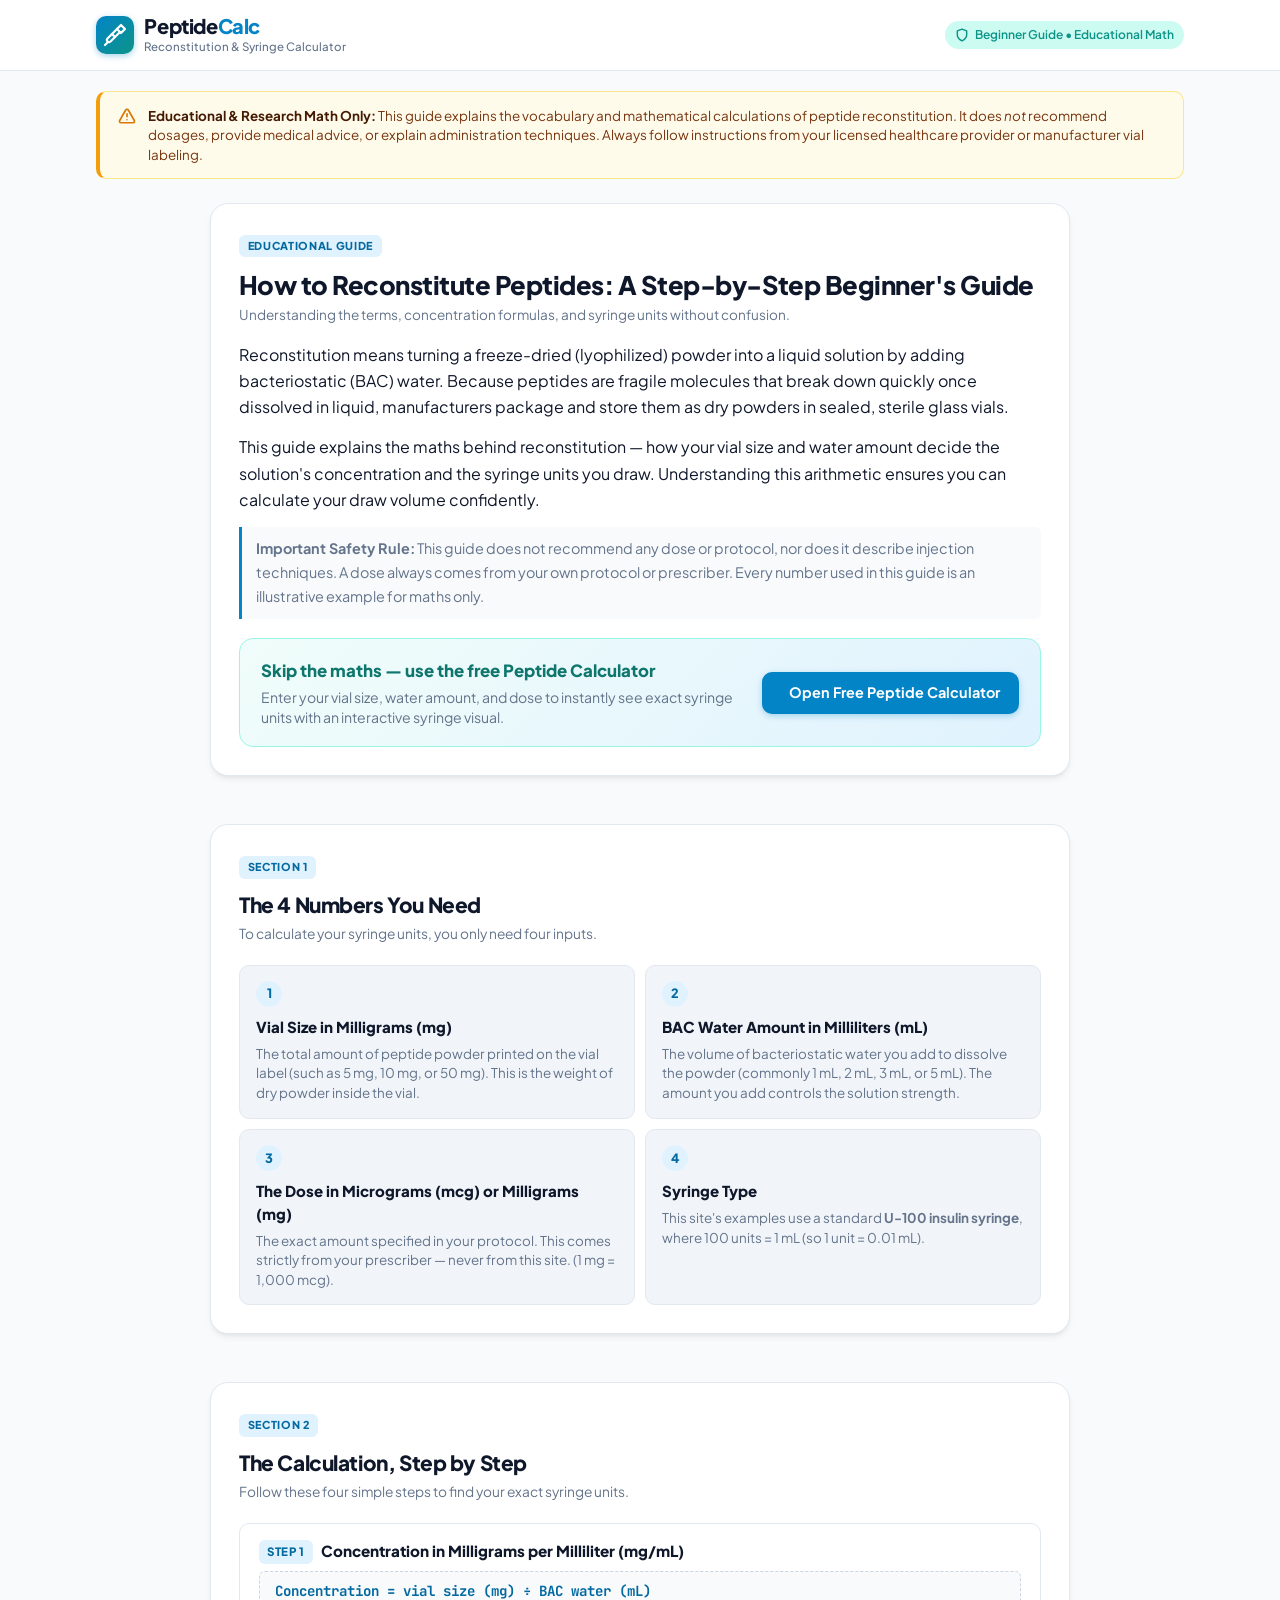
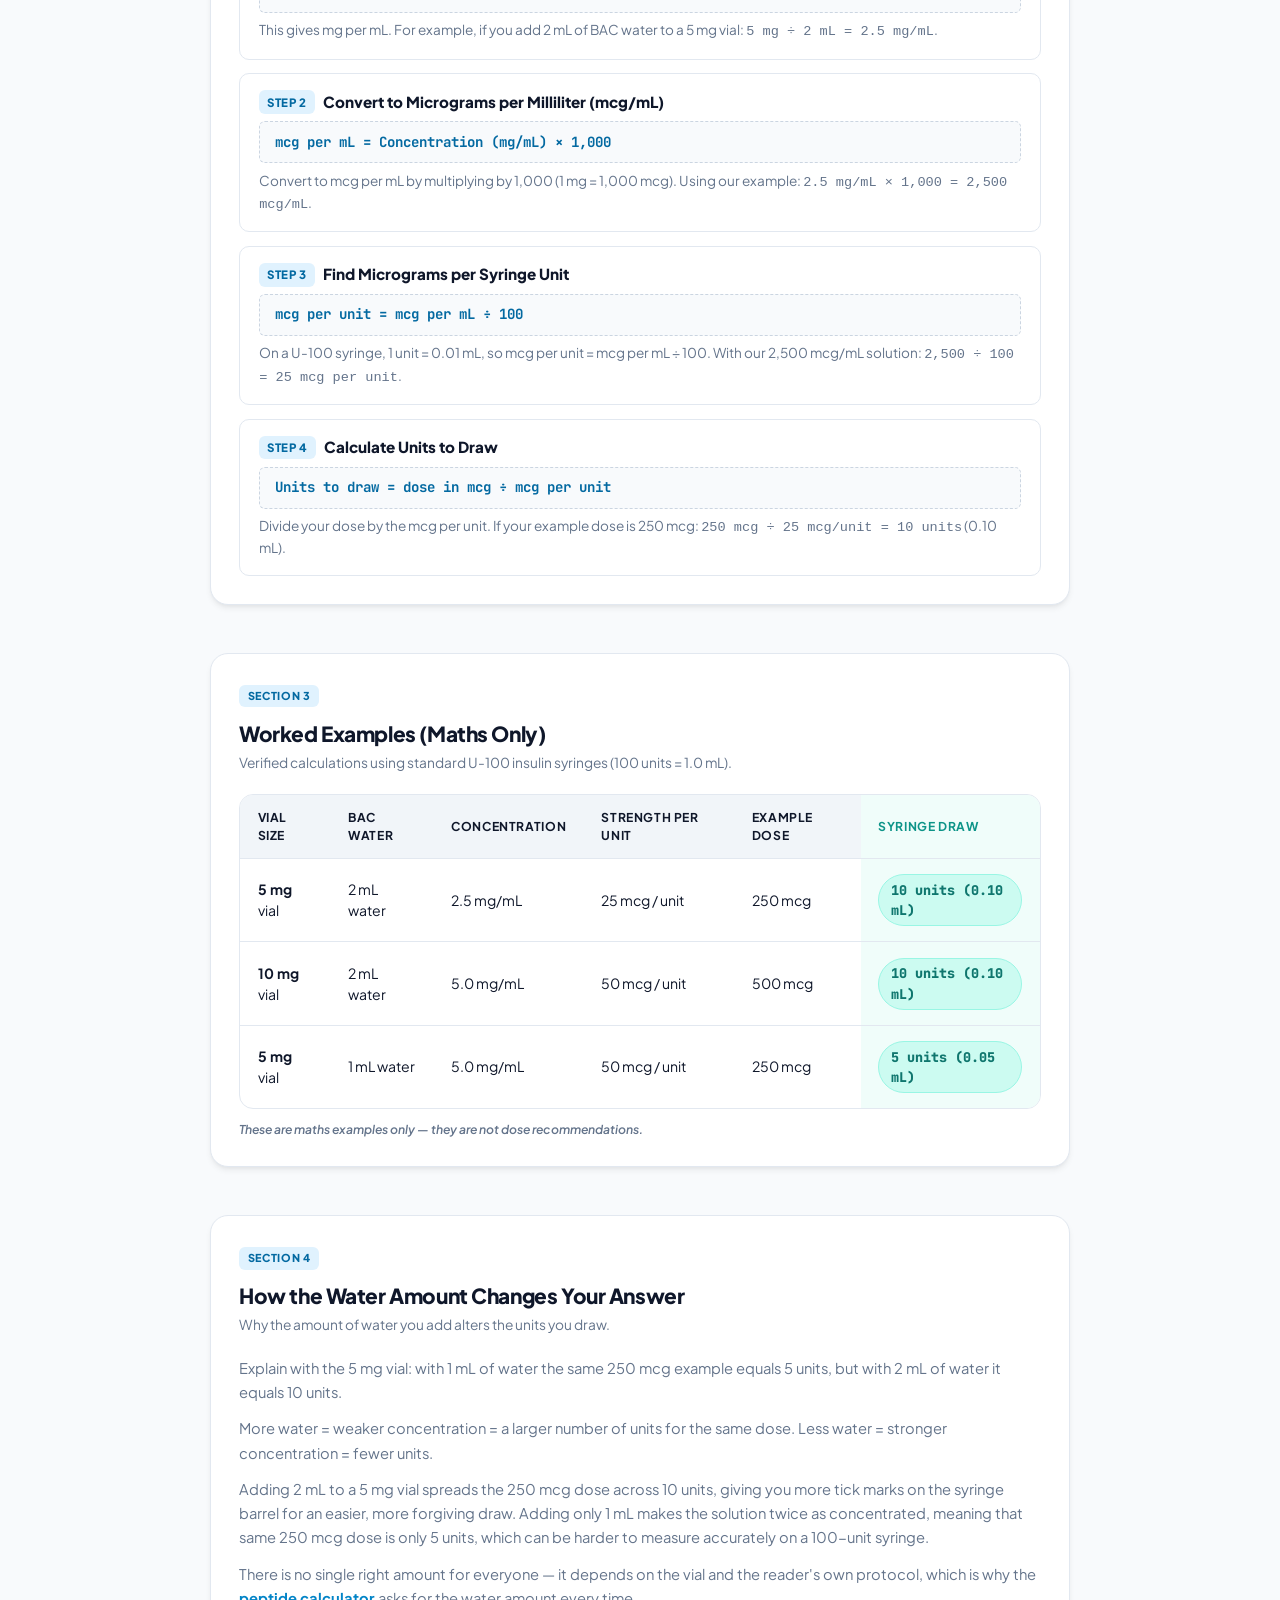
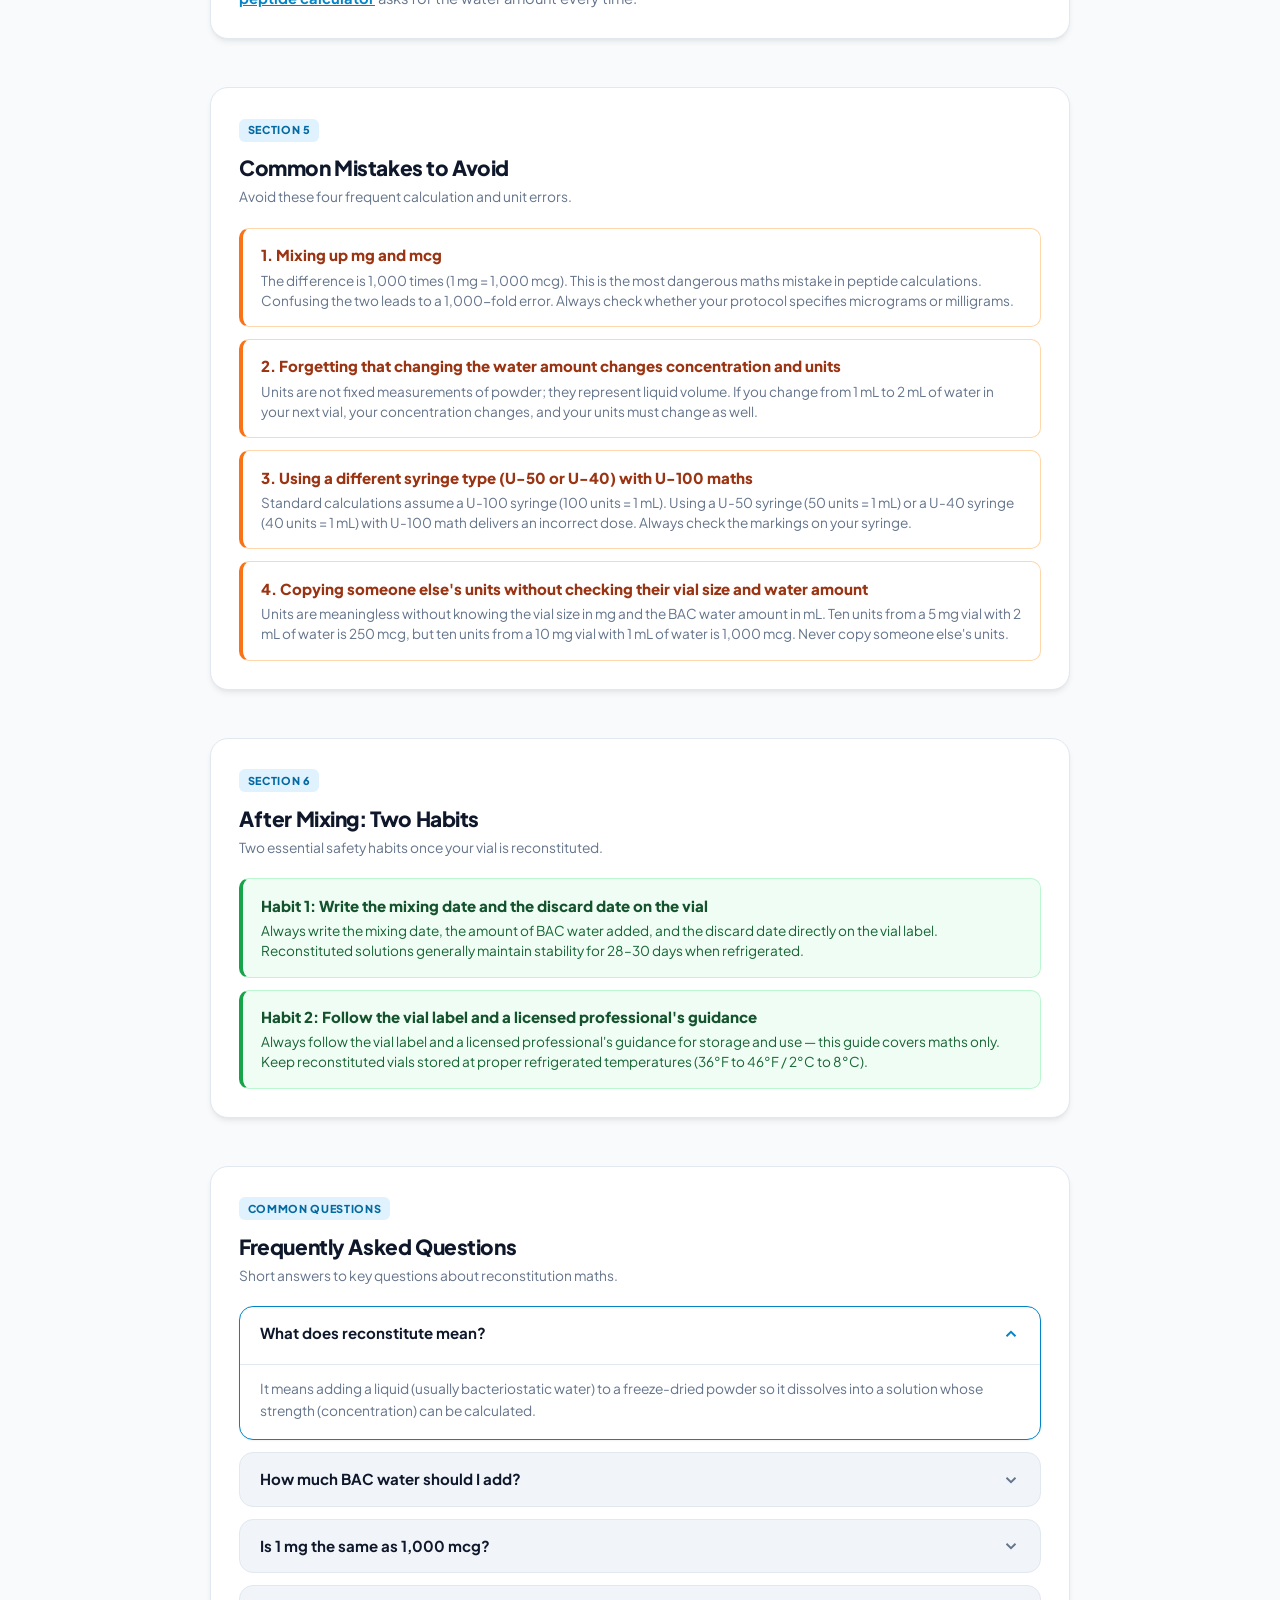
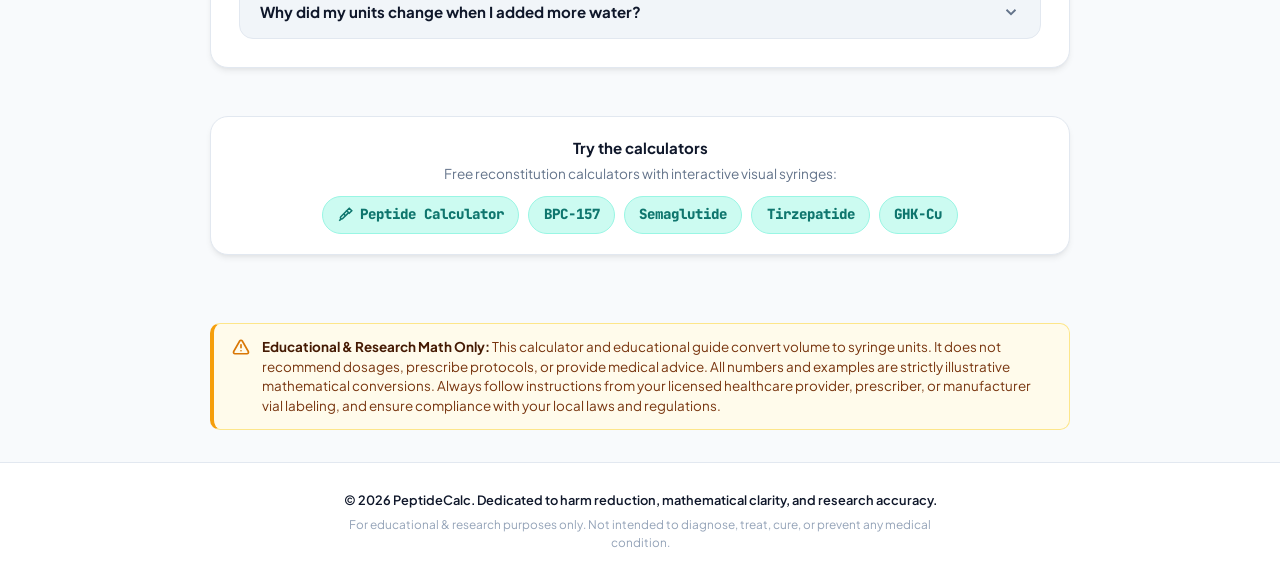
<file: how-to-reconstitute-peptides.html>
<!DOCTYPE html>
<html lang="en">
<head>
  <meta charset="UTF-8">
  <meta name="viewport" content="width=device-width, initial-scale=1.0, maximum-scale=5.0">
  <title>How to Reconstitute Peptides: A Step-by-Step Beginner's Guide</title>
  <meta name="description" content="Learn how to reconstitute peptides with simple maths: vial size, BAC water, concentration, mcg per unit and syringe units explained, with worked examples and a free peptide reconstitution calculator.">
  <link rel="stylesheet" href="style.css">
  <link rel="preconnect" href="https://fonts.googleapis.com">
  <link rel="preconnect" href="https://fonts.gstatic.com" crossorigin>
  <link href="https://fonts.googleapis.com/css2?family=Plus+Jakarta+Sans:wght@400;500;600;700;800&family=JetBrains+Mono:wght@500;600;700&display=swap" rel="stylesheet">
  <style>
    /* Scoped styling for article page */
    .article-container {
      max-width: 860px;
      margin: 0 auto;
      display: flex;
      flex-direction: column;
      gap: 1.5rem;
    }
    .article-intro-p {
      font-size: 1rem;
      line-height: 1.65;
      color: var(--text-main);
      margin-bottom: 0.85rem;
    }
    .article-intro-p:last-child {
      margin-bottom: 0;
    }
    .callout-box {
      background: linear-gradient(135deg, #f0fdfa 0%, #e0f2fe 100%);
      border: 1.5px solid #99f6e4;
      border-radius: var(--radius-lg);
      padding: 1.15rem 1.3rem;
      display: flex;
      flex-direction: column;
      gap: 0.85rem;
      align-items: flex-start;
      box-sizing: border-box;
      width: 100%;
      max-width: 100%;
    }
    @media (min-width: 640px) {
      .callout-box {
        flex-direction: row;
        align-items: center;
        justify-content: space-between;
      }
    }
    .callout-text h3 {
      font-size: 1.05rem;
      font-weight: 800;
      color: #0f766e;
      margin-bottom: 0.25rem;
    }
    .callout-text p {
      font-size: 0.88rem;
      color: var(--text-muted);
      line-height: 1.45;
      margin: 0;
    }
    .callout-btn {
      display: inline-flex;
      align-items: center;
      gap: 0.5rem;
      background: var(--primary);
      color: #ffffff;
      font-weight: 700;
      font-size: 0.9rem;
      padding: 0.65rem 1.2rem;
      border-radius: var(--radius-md);
      text-decoration: none;
      box-shadow: 0 2px 6px rgba(2, 132, 199, 0.3);
      white-space: nowrap;
      transition: background-color 0.15s ease;
    }
    .callout-btn:hover {
      background: var(--primary-hover);
    }
    .article-grid-2 {
      display: grid;
      grid-template-columns: repeat(2, minmax(0, 1fr));
      gap: 0.65rem;
      width: 100%;
      max-width: 100%;
      box-sizing: border-box;
    }
    @media (max-width: 520px) {
      .article-grid-2 {
        grid-template-columns: 1fr;
      }
    }
    .info-mini-card {
      background: var(--bg-card-subtle);
      border: 1.5px solid var(--border-light);
      border-radius: var(--radius-md);
      padding: 0.95rem 1rem;
      display: flex;
      flex-direction: column;
      gap: 0.35rem;
      box-sizing: border-box;
      min-width: 0;
      width: 100%;
    }
    .info-mini-num {
      display: inline-flex;
      align-items: center;
      justify-content: center;
      width: 26px;
      height: 26px;
      border-radius: var(--radius-full);
      background: var(--primary-light);
      color: var(--primary-hover);
      font-size: 0.8rem;
      font-weight: 800;
      margin-bottom: 0.2rem;
    }
    .info-mini-title {
      font-size: 0.94rem;
      font-weight: 800;
      color: var(--text-main);
    }
    .info-mini-desc {
      font-size: 0.84rem;
      color: var(--text-muted);
      line-height: 1.45;
    }
    .formula-step-block {
      background: #ffffff;
      border: 1.5px solid var(--border-light);
      border-radius: var(--radius-md);
      padding: 1rem 1.2rem;
      margin-bottom: 0.85rem;
      box-sizing: border-box;
      width: 100%;
      max-width: 100%;
    }
    .formula-step-block:last-child {
      margin-bottom: 0;
    }
    .formula-step-header {
      display: flex;
      align-items: center;
      gap: 0.5rem;
      margin-bottom: 0.45rem;
    }
    .formula-step-tag {
      font-size: 0.72rem;
      font-weight: 800;
      text-transform: uppercase;
      letter-spacing: 0.05em;
      background: var(--primary-light);
      color: var(--primary-hover);
      padding: 0.2rem 0.5rem;
      border-radius: var(--radius-sm);
    }
    .formula-step-heading {
      font-size: 0.95rem;
      font-weight: 800;
      color: var(--text-main);
    }
    .formula-math-box {
      background: #f8fafc;
      border: 1px dashed #cbd5e1;
      border-radius: var(--radius-sm);
      padding: 0.6rem 0.9rem;
      font-family: var(--font-mono);
      font-size: 0.88rem;
      font-weight: 700;
      color: #0369a1;
      margin: 0.45rem 0;
      overflow-x: auto;
      white-space: nowrap;
      box-sizing: border-box;
      width: 100%;
      max-width: 100%;
    }
    .formula-step-explanation {
      font-size: 0.85rem;
      color: var(--text-muted);
      line-height: 1.5;
    }
    .mistake-card {
      background: #ffffff;
      border: 1.5px solid #fed7aa;
      border-left: 4px solid #f97316;
      border-radius: var(--radius-md);
      padding: 0.95rem 1.1rem;
      margin-bottom: 0.75rem;
      box-sizing: border-box;
      width: 100%;
      max-width: 100%;
    }
    .mistake-card:last-child {
      margin-bottom: 0;
    }
    .mistake-card h3 {
      font-size: 0.94rem;
      font-weight: 800;
      color: #9a3412;
      margin-bottom: 0.25rem;
    }
    .mistake-card p {
      font-size: 0.85rem;
      color: var(--text-muted);
      line-height: 1.48;
      margin: 0;
    }
    .habit-card {
      background: #f0fdf4;
      border: 1.5px solid #bbf7d0;
      border-left: 4px solid #16a34a;
      border-radius: var(--radius-md);
      padding: 0.95rem 1.1rem;
      margin-bottom: 0.75rem;
      box-sizing: border-box;
      width: 100%;
      max-width: 100%;
    }
    .habit-card:last-child {
      margin-bottom: 0;
    }
    .habit-card h3 {
      font-size: 0.94rem;
      font-weight: 800;
      color: #14532d;
      margin-bottom: 0.25rem;
    }
    .habit-card p {
      font-size: 0.85rem;
      color: #166534;
      line-height: 1.48;
      margin: 0;
    }
    .links-bar {
      display: flex;
      justify-content: center;
      gap: 0.55rem;
      flex-wrap: wrap;
      margin-top: 0.5rem;
    }
    .links-bar a {
      display: inline-flex;
      align-items: center;
      text-decoration: none;
      font-size: 0.88rem;
      padding: 0.45rem 0.9rem;
    }
  </style>
</head>
<body>
  <!-- Header / Nav -->
  <header class="site-header">
    <div class="container header-container">
      <a href="index.html" class="brand">
        <div class="brand-icon">
          <svg width="24" height="24" viewBox="0 0 24 24" fill="none" stroke="currentColor" stroke-width="2.2" stroke-linecap="round" stroke-linejoin="round">
            <path d="m18 2-4 4 4 4 4-4-4-4Z"/>
            <path d="m14 6-9.5 9.5a2.12 2.12 0 1 0 3 3L17 9"/>
            <path d="m9 11 3 3"/>
            <path d="m5 19-3 3"/>
          </svg>
        </div>
        <div class="brand-text">
          <span class="brand-title">Peptide<span class="brand-accent">Calc</span></span>
          <span class="brand-subtitle">Reconstitution & Syringe Calculator</span>
        </div>
      </a>
      <div class="header-badges">
        <span class="trust-badge">
          <svg width="14" height="14" viewBox="0 0 24 24" fill="none" stroke="currentColor" stroke-width="2.5" stroke-linecap="round" stroke-linejoin="round"><path d="M12 22s8-4 8-10V5l-8-3-8 3v7c0 6 8 10 8 10z"/></svg>
          Beginner Guide • Educational Math
        </span>
      </div>
    </div>
  </header>

  <main class="main-content">
    <div class="container">
      
      <!-- Top Disclaimer Line (Mandatory PRD Rule) -->
      <aside class="disclaimer-banner" role="note" aria-label="Medical Disclaimer">
        <div class="disclaimer-icon">
          <svg width="18" height="18" viewBox="0 0 24 24" fill="none" stroke="currentColor" stroke-width="2.2" stroke-linecap="round" stroke-linejoin="round">
            <path d="m21.73 18-8-14a2 2 0 0 0-3.48 0l-8 14A2 2 0 0 0 4 21h16a2 2 0 0 0 1.73-3Z"/>
            <line x1="12" y1="9" x2="12" y2="13"/>
            <line x1="12" y1="17" x2="12.01" y2="17"/>
          </svg>
        </div>
        <div class="disclaimer-text">
          <strong>Educational & Research Math Only:</strong> This guide explains the vocabulary and mathematical calculations of peptide reconstitution. It does <em>not</em> recommend dosages, provide medical advice, or explain administration techniques. Always follow instructions from your licensed healthcare provider or manufacturer vial labeling.
        </div>
      </aside>

      <div class="article-container">

        <!-- Article Header & Intro -->
        <article class="card content-section">
          <div class="card-header" style="margin-bottom: 1rem;">
            <div class="step-indicator">Educational Guide</div>
            <h1 class="card-title" style="font-size: 1.6rem; line-height: 1.25; margin-top: 0.35rem;">How to Reconstitute Peptides: A Step-by-Step Beginner's Guide</h1>
            <p class="card-desc">Understanding the terms, concentration formulas, and syringe units without confusion.</p>
          </div>

          <div style="margin-bottom: 1.2rem;">
            <p class="article-intro-p">
              Reconstitution means turning a freeze-dried (lyophilized) powder into a liquid solution by adding bacteriostatic (BAC) water. Because peptides are fragile molecules that break down quickly once dissolved in liquid, manufacturers package and store them as dry powders in sealed, sterile glass vials.
            </p>
            <p class="article-intro-p">
              This guide explains the maths behind reconstitution — how your vial size and water amount decide the solution's concentration and the syringe units you draw. Understanding this arithmetic ensures you can calculate your draw volume confidently.
            </p>
            <p class="article-intro-p" style="background: #f8fafc; border-left: 3px solid var(--primary); padding: 0.65rem 0.85rem; border-radius: 0 var(--radius-sm) var(--radius-sm) 0; font-size: 0.9rem; color: var(--text-muted);">
              <strong>Important Safety Rule:</strong> This guide does not recommend any dose or protocol, nor does it describe injection techniques. A dose always comes from your own protocol or prescriber. Every number used in this guide is an illustrative example for maths only.
            </p>
          </div>

          <!-- Calculator Callout Box -->
          <div class="callout-box">
            <div class="callout-text">
              <h3>Skip the maths — use the free Peptide Calculator</h3>
              <p>Enter your vial size, water amount, and dose to instantly see exact syringe units with an interactive syringe visual.</p>
            </div>
            <a href="index.html" class="callout-btn">
              <svg width="16" height="16" viewBox="0 0 24 24" fill="none" stroke="currentColor" stroke-width="2.4"><path d="m18 2-4 4 4 4 4-4-4-4Z"/><path d="m14 6-9.5 9.5a2.12 2.12 0 1 0 3 3L17 9"/><path d="m9 11 3 3"/><path d="m5 19-3 3"/></svg>
              Open Free Peptide Calculator
            </a>
          </div>
        </article>

        <!-- Section 1: The 4 Numbers You Need -->
        <section class="card content-section" id="four-numbers" aria-labelledby="section-1-title">
          <div class="section-header">
            <div class="step-indicator">Section 1</div>
            <h2 id="section-1-title" class="section-title">The 4 Numbers You Need</h2>
            <p class="section-desc">To calculate your syringe units, you only need four inputs.</p>
          </div>

          <div class="article-grid-2">
            <div class="info-mini-card">
              <span class="info-mini-num">1</span>
              <div class="info-mini-title">Vial Size in Milligrams (mg)</div>
              <div class="info-mini-desc">
                The total amount of peptide powder printed on the vial label (such as 5 mg, 10 mg, or 50 mg). This is the weight of dry powder inside the vial.
              </div>
            </div>

            <div class="info-mini-card">
              <span class="info-mini-num">2</span>
              <div class="info-mini-title">BAC Water Amount in Milliliters (mL)</div>
              <div class="info-mini-desc">
                The volume of bacteriostatic water you add to dissolve the powder (commonly 1 mL, 2 mL, 3 mL, or 5 mL). The amount you add controls the solution strength.
              </div>
            </div>

            <div class="info-mini-card">
              <span class="info-mini-num">3</span>
              <div class="info-mini-title">The Dose in Micrograms (mcg) or Milligrams (mg)</div>
              <div class="info-mini-desc">
                The exact amount specified in your protocol. This comes strictly from your prescriber — never from this site. (1 mg = 1,000 mcg).
              </div>
            </div>

            <div class="info-mini-card">
              <span class="info-mini-num">4</span>
              <div class="info-mini-title">Syringe Type</div>
              <div class="info-mini-desc">
                This site's examples use a standard <strong>U-100 insulin syringe</strong>, where 100 units = 1 mL (so 1 unit = 0.01 mL).
              </div>
            </div>
          </div>
        </section>

        <!-- Section 2: The Calculation, Step by Step -->
        <section class="card content-section" id="step-by-step" aria-labelledby="section-2-title">
          <div class="section-header">
            <div class="step-indicator">Section 2</div>
            <h2 id="section-2-title" class="section-title">The Calculation, Step by Step</h2>
            <p class="section-desc">Follow these four simple steps to find your exact syringe units.</p>
          </div>

          <div class="formula-step-block">
            <div class="formula-step-header">
              <span class="formula-step-tag">Step 1</span>
              <h3 class="formula-step-heading">Concentration in Milligrams per Milliliter (mg/mL)</h3>
            </div>
            <div class="formula-math-box">
              Concentration = vial size (mg) ÷ BAC water (mL)
            </div>
            <p class="formula-step-explanation">
              This gives mg per mL. For example, if you add 2 mL of BAC water to a 5 mg vial: <code>5 mg ÷ 2 mL = 2.5 mg/mL</code>.
            </p>
          </div>

          <div class="formula-step-block">
            <div class="formula-step-header">
              <span class="formula-step-tag">Step 2</span>
              <h3 class="formula-step-heading">Convert to Micrograms per Milliliter (mcg/mL)</h3>
            </div>
            <div class="formula-math-box">
              mcg per mL = Concentration (mg/mL) × 1,000
            </div>
            <p class="formula-step-explanation">
              Convert to mcg per mL by multiplying by 1,000 (1 mg = 1,000 mcg). Using our example: <code>2.5 mg/mL × 1,000 = 2,500 mcg/mL</code>.
            </p>
          </div>

          <div class="formula-step-block">
            <div class="formula-step-header">
              <span class="formula-step-tag">Step 3</span>
              <h3 class="formula-step-heading">Find Micrograms per Syringe Unit</h3>
            </div>
            <div class="formula-math-box">
              mcg per unit = mcg per mL ÷ 100
            </div>
            <p class="formula-step-explanation">
              On a U-100 syringe, 1 unit = 0.01 mL, so mcg per unit = mcg per mL ÷ 100. With our 2,500 mcg/mL solution: <code>2,500 ÷ 100 = 25 mcg per unit</code>.
            </p>
          </div>

          <div class="formula-step-block">
            <div class="formula-step-header">
              <span class="formula-step-tag">Step 4</span>
              <h3 class="formula-step-heading">Calculate Units to Draw</h3>
            </div>
            <div class="formula-math-box">
              Units to draw = dose in mcg ÷ mcg per unit
            </div>
            <p class="formula-step-explanation">
              Divide your dose by the mcg per unit. If your example dose is 250 mcg: <code>250 mcg ÷ 25 mcg/unit = 10 units</code> (0.10 mL).
            </p>
          </div>
        </section>

        <!-- Section 3: Worked Examples (Maths Only) -->
        <section class="card content-section" id="worked-examples" aria-labelledby="section-3-title">
          <div class="section-header">
            <div class="step-indicator">Section 3</div>
            <h2 id="section-3-title" class="section-title">Worked Examples (Maths Only)</h2>
            <p class="section-desc">Verified calculations using standard U-100 insulin syringes (100 units = 1.0 mL).</p>
          </div>

          <div class="table-scroll-hint">
            <svg width="14" height="14" viewBox="0 0 24 24" fill="none" stroke="currentColor" stroke-width="2.5"><line x1="5" y1="12" x2="19" y2="12"/><polyline points="12 5 19 12 12 19"/></svg>
            <span>Scroll sideways on mobile to view full table</span>
          </div>

          <div class="table-responsive">
            <table class="examples-table">
              <thead>
                <tr>
                  <th scope="col">Vial Size</th>
                  <th scope="col">BAC Water</th>
                  <th scope="col">Concentration</th>
                  <th scope="col">Strength per Unit</th>
                  <th scope="col">Example Dose</th>
                  <th scope="col" class="th-result">Syringe Draw</th>
                </tr>
              </thead>
              <tbody>
                <tr>
                  <td><strong>5 mg</strong> vial</td>
                  <td>2 mL water</td>
                  <td>2.5 mg/mL</td>
                  <td>25 mcg / unit</td>
                  <td>250 mcg</td>
                  <td class="td-result">
                    <span class="draw-pill">10 units (0.10 mL)</span>
                  </td>
                </tr>
                <tr>
                  <td><strong>10 mg</strong> vial</td>
                  <td>2 mL water</td>
                  <td>5.0 mg/mL</td>
                  <td>50 mcg / unit</td>
                  <td>500 mcg</td>
                  <td class="td-result">
                    <span class="draw-pill">10 units (0.10 mL)</span>
                  </td>
                </tr>
                <tr>
                  <td><strong>5 mg</strong> vial</td>
                  <td>1 mL water</td>
                  <td>5.0 mg/mL</td>
                  <td>50 mcg / unit</td>
                  <td>250 mcg</td>
                  <td class="td-result">
                    <span class="draw-pill">5 units (0.05 mL)</span>
                  </td>
                </tr>
              </tbody>
            </table>
          </div>

          <p class="table-caption" style="margin-top: 0.5rem; font-weight: 600; color: var(--text-muted);">
            These are maths examples only — they are not dose recommendations.
          </p>
        </section>

        <!-- Section 4: How the Water Amount Changes Your Answer -->
        <section class="card content-section" id="water-amount" aria-labelledby="section-4-title">
          <div class="section-header">
            <div class="step-indicator">Section 4</div>
            <h2 id="section-4-title" class="section-title">How the Water Amount Changes Your Answer</h2>
            <p class="section-desc">Why the amount of water you add alters the units you draw.</p>
          </div>

          <div style="font-size: 0.92rem; color: var(--text-muted); line-height: 1.65; display: flex; flex-direction: column; gap: 0.75rem;">
            <p>
              Explain with the 5 mg vial: with 1 mL of water the same 250 mcg example equals 5 units, but with 2 mL of water it equals 10 units.
            </p>
            <p>
              More water = weaker concentration = a larger number of units for the same dose. Less water = stronger concentration = fewer units.
            </p>
            <p>
              Adding 2 mL to a 5 mg vial spreads the 250 mcg dose across 10 units, giving you more tick marks on the syringe barrel for an easier, more forgiving draw. Adding only 1 mL makes the solution twice as concentrated, meaning that same 250 mcg dose is only 5 units, which can be harder to measure accurately on a 100-unit syringe.
            </p>
            <p>
              There is no single right amount for everyone — it depends on the vial and the reader's own protocol, which is why the <a href="index.html" style="color: var(--primary); font-weight: 700; text-decoration: underline;">peptide calculator</a> asks for the water amount every time.
            </p>
          </div>
        </section>

        <!-- Section 5: Common Mistakes to Avoid -->
        <section class="card content-section" id="common-mistakes" aria-labelledby="section-5-title">
          <div class="section-header">
            <div class="step-indicator">Section 5</div>
            <h2 id="section-5-title" class="section-title">Common Mistakes to Avoid</h2>
            <p class="section-desc">Avoid these four frequent calculation and unit errors.</p>
          </div>

          <div class="mistake-card">
            <h3>1. Mixing up mg and mcg</h3>
            <p>
              The difference is 1,000 times (1 mg = 1,000 mcg). This is the most dangerous maths mistake in peptide calculations. Confusing the two leads to a 1,000-fold error. Always check whether your protocol specifies micrograms or milligrams.
            </p>
          </div>

          <div class="mistake-card">
            <h3>2. Forgetting that changing the water amount changes concentration and units</h3>
            <p>
              Units are not fixed measurements of powder; they represent liquid volume. If you change from 1 mL to 2 mL of water in your next vial, your concentration changes, and your units must change as well.
            </p>
          </div>

          <div class="mistake-card">
            <h3>3. Using a different syringe type (U-50 or U-40) with U-100 maths</h3>
            <p>
              Standard calculations assume a U-100 syringe (100 units = 1 mL). Using a U-50 syringe (50 units = 1 mL) or a U-40 syringe (40 units = 1 mL) with U-100 math delivers an incorrect dose. Always check the markings on your syringe.
            </p>
          </div>

          <div class="mistake-card">
            <h3>4. Copying someone else's units without checking their vial size and water amount</h3>
            <p>
              Units are meaningless without knowing the vial size in mg and the BAC water amount in mL. Ten units from a 5 mg vial with 2 mL of water is 250 mcg, but ten units from a 10 mg vial with 1 mL of water is 1,000 mcg. Never copy someone else's units.
            </p>
          </div>
        </section>

        <!-- Section 6: After Mixing: Two Habits -->
        <section class="card content-section" id="two-habits" aria-labelledby="section-6-title">
          <div class="section-header">
            <div class="step-indicator">Section 6</div>
            <h2 id="section-6-title" class="section-title">After Mixing: Two Habits</h2>
            <p class="section-desc">Two essential safety habits once your vial is reconstituted.</p>
          </div>

          <div class="habit-card">
            <h3>Habit 1: Write the mixing date and the discard date on the vial</h3>
            <p>
              Always write the mixing date, the amount of BAC water added, and the discard date directly on the vial label. Reconstituted solutions generally maintain stability for 28–30 days when refrigerated.
            </p>
          </div>

          <div class="habit-card">
            <h3>Habit 2: Follow the vial label and a licensed professional's guidance</h3>
            <p>
              Always follow the vial label and a licensed professional's guidance for storage and use — this guide covers maths only. Keep reconstituted vials stored at proper refrigerated temperatures (36°F to 46°F / 2°C to 8°C).
            </p>
          </div>
        </section>

        <!-- FAQ Section -->
        <section class="card content-section" id="faq" aria-labelledby="faq-title">
          <div class="section-header">
            <div class="step-indicator">Common Questions</div>
            <h2 id="faq-title" class="section-title">Frequently Asked Questions</h2>
            <p class="section-desc">Short answers to key questions about reconstitution maths.</p>
          </div>

          <div class="faq-list">
            <details class="faq-item" open>
              <summary class="faq-summary">
                <span class="faq-question-text">What does reconstitute mean?</span>
                <span class="faq-chevron" aria-hidden="true">
                  <svg width="18" height="18" viewBox="0 0 24 24" fill="none" stroke="currentColor" stroke-width="2.5"><polyline points="6 9 12 15 18 9"/></svg>
                </span>
              </summary>
              <div class="faq-answer">
                <p>It means adding a liquid (usually bacteriostatic water) to a freeze-dried powder so it dissolves into a solution whose strength (concentration) can be calculated.</p>
              </div>
            </details>

            <details class="faq-item">
              <summary class="faq-summary">
                <span class="faq-question-text">How much BAC water should I add?</span>
                <span class="faq-chevron" aria-hidden="true">
                  <svg width="18" height="18" viewBox="0 0 24 24" fill="none" stroke="currentColor" stroke-width="2.5"><polyline points="6 9 12 15 18 9"/></svg>
                </span>
              </summary>
              <div class="faq-answer">
                <p>There is no universal amount. It depends on the vial size and the dose in your own protocol. More water makes a weaker concentration and more units per dose; less water makes a stronger concentration and fewer units. Use the calculator on this site to test the maths.</p>
              </div>
            </details>

            <details class="faq-item">
              <summary class="faq-summary">
                <span class="faq-question-text">Is 1 mg the same as 1,000 mcg?</span>
                <span class="faq-chevron" aria-hidden="true">
                  <svg width="18" height="18" viewBox="0 0 24 24" fill="none" stroke="currentColor" stroke-width="2.5"><polyline points="6 9 12 15 18 9"/></svg>
                </span>
              </summary>
              <div class="faq-answer">
                <p>Yes. 1 mg = 1,000 mcg. Mixing these two up is a 1,000-times error, so the calculator always shows the conversion.</p>
              </div>
            </details>

            <details class="faq-item">
              <summary class="faq-summary">
                <span class="faq-question-text">Why did my units change when I added more water?</span>
                <span class="faq-chevron" aria-hidden="true">
                  <svg width="18" height="18" viewBox="0 0 24 24" fill="none" stroke="currentColor" stroke-width="2.5"><polyline points="6 9 12 15 18 9"/></svg>
                </span>
              </summary>
              <div class="faq-answer">
                <p>Because the concentration changed. The same dose spread through more water means each unit holds less, so you need more units.</p>
              </div>
            </details>
          </div>
        </section>

        <!-- Calculators Navigation Section -->
        <nav class="card content-section" aria-label="Peptide Calculators" style="text-align: center; padding: 1.25rem 1rem;">
          <p style="font-size: 0.94rem; font-weight: 700; color: var(--text-main); margin-bottom: 0.25rem;">Try the calculators</p>
          <p style="font-size: 0.85rem; color: var(--text-muted); margin-bottom: 0.75rem;">Free reconstitution calculators with interactive visual syringes:</p>
          <div class="links-bar">
            <a href="index.html" class="draw-pill" style="display: inline-flex; align-items: center; gap: 0.45rem;">
              <svg width="15" height="15" viewBox="0 0 24 24" fill="none" stroke="currentColor" stroke-width="2.5"><path d="m18 2-4 4 4 4 4-4-4-4Z"/><path d="m14 6-9.5 9.5a2.12 2.12 0 1 0 3 3L17 9"/><path d="m9 11 3 3"/><path d="m5 19-3 3"/></svg>
              Peptide Calculator
            </a>
            <a href="bpc-157.html" class="draw-pill">BPC-157</a>
            <a href="semaglutide.html" class="draw-pill">Semaglutide</a>
            <a href="tirzepatide.html" class="draw-pill">Tirzepatide</a>
            <a href="ghk-cu.html" class="draw-pill">GHK-Cu</a>
          </div>
        </nav>

        <!-- Full Bottom Medical Safety Disclaimer -->
        <aside class="disclaimer-banner" role="note" aria-label="Full Medical Disclaimer" style="margin-bottom: 2rem;">
          <div class="disclaimer-icon">
            <svg width="18" height="18" viewBox="0 0 24 24" fill="none" stroke="currentColor" stroke-width="2.2" stroke-linecap="round" stroke-linejoin="round">
              <path d="m21.73 18-8-14a2 2 0 0 0-3.48 0l-8 14A2 2 0 0 0 4 21h16a2 2 0 0 0 1.73-3Z"/>
              <line x1="12" y1="9" x2="12" y2="13"/>
              <line x1="12" y1="17" x2="12.01" y2="17"/>
            </svg>
          </div>
          <div class="disclaimer-text">
            <strong>Educational & Research Math Only:</strong> This calculator and educational guide convert volume to syringe units. It does not recommend dosages, prescribe protocols, or provide medical advice. All numbers and examples are strictly illustrative mathematical conversions. Always follow instructions from your licensed healthcare provider, prescriber, or manufacturer vial labeling, and ensure compliance with your local laws and regulations.
          </div>
        </aside>

      </div>
    </div>
  </main>

  <footer class="site-footer">
    <div class="container footer-container">
      <p class="footer-copy">© 2026 PeptideCalc. Dedicated to harm reduction, mathematical clarity, and research accuracy.</p>
      <p class="footer-legal">For educational & research purposes only. Not intended to diagnose, treat, cure, or prevent any medical condition.</p>
    </div>
  </footer>
</body>
</html>
</file>
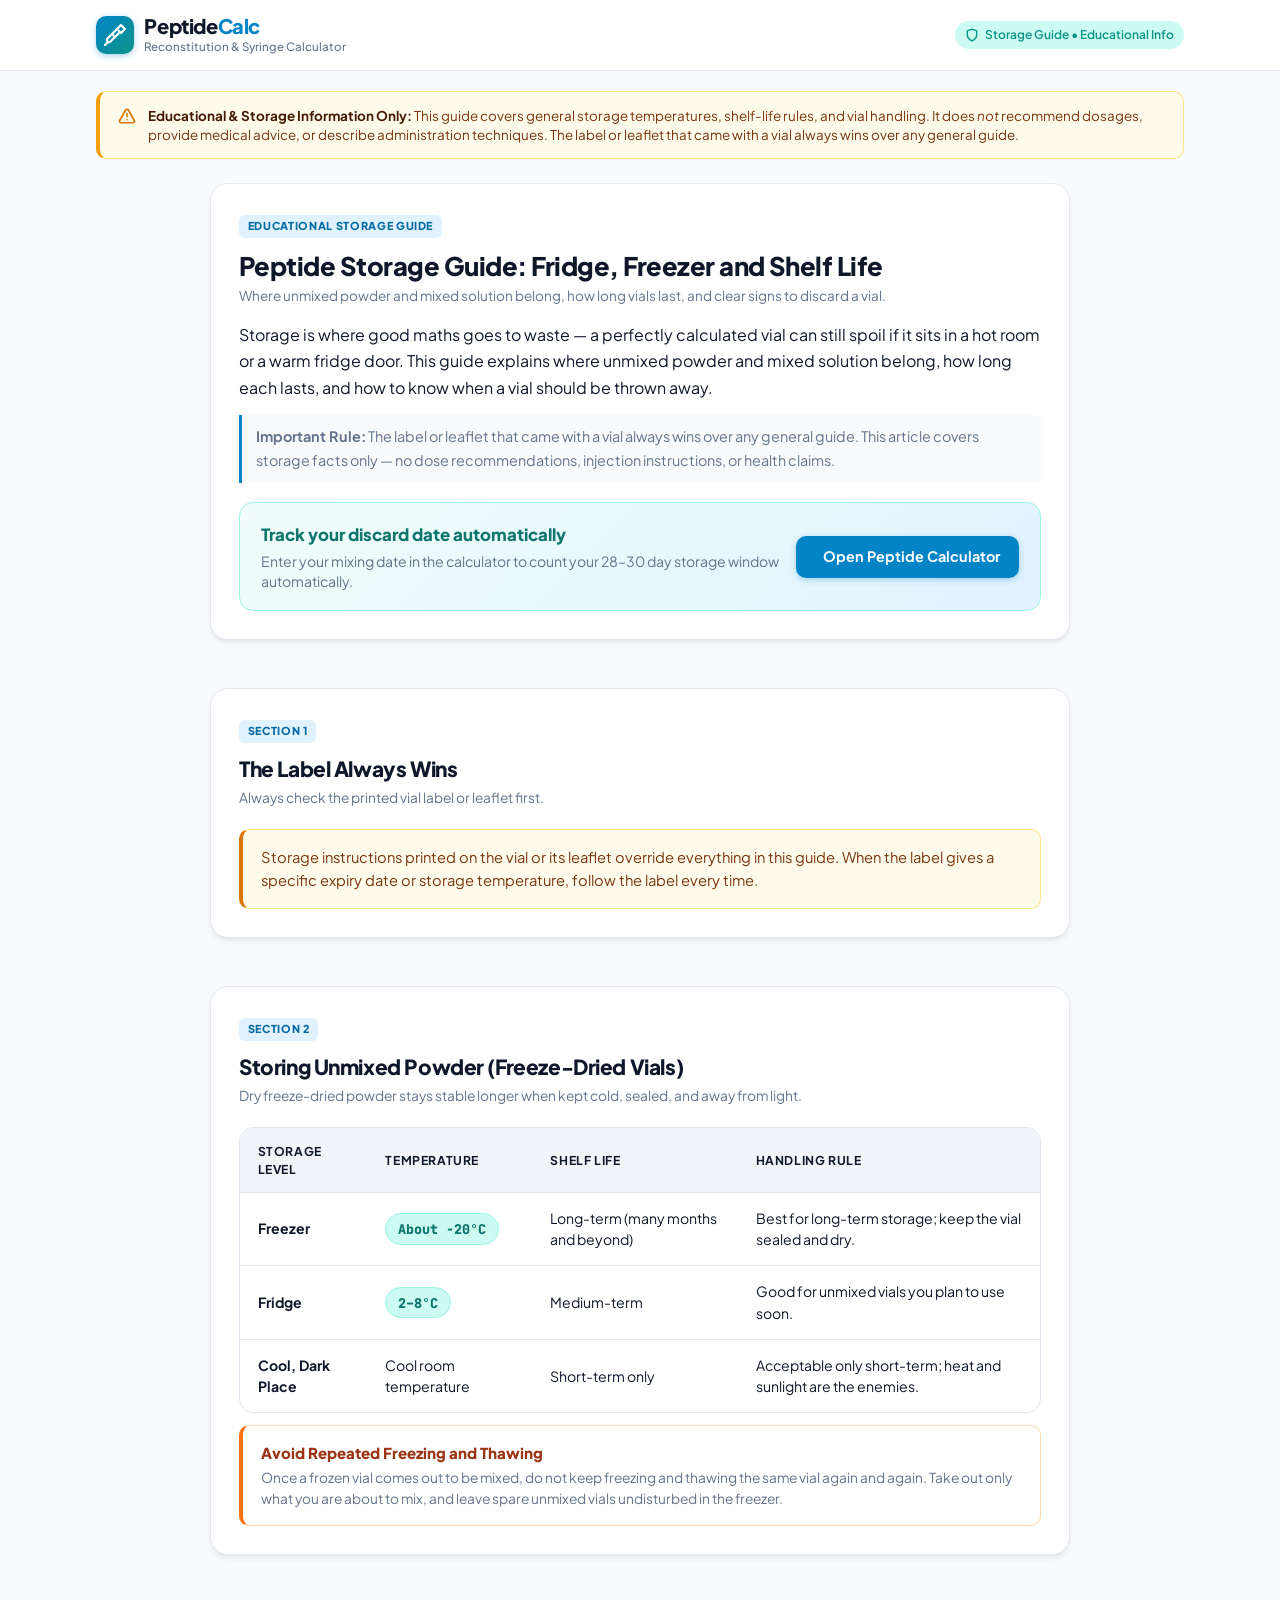
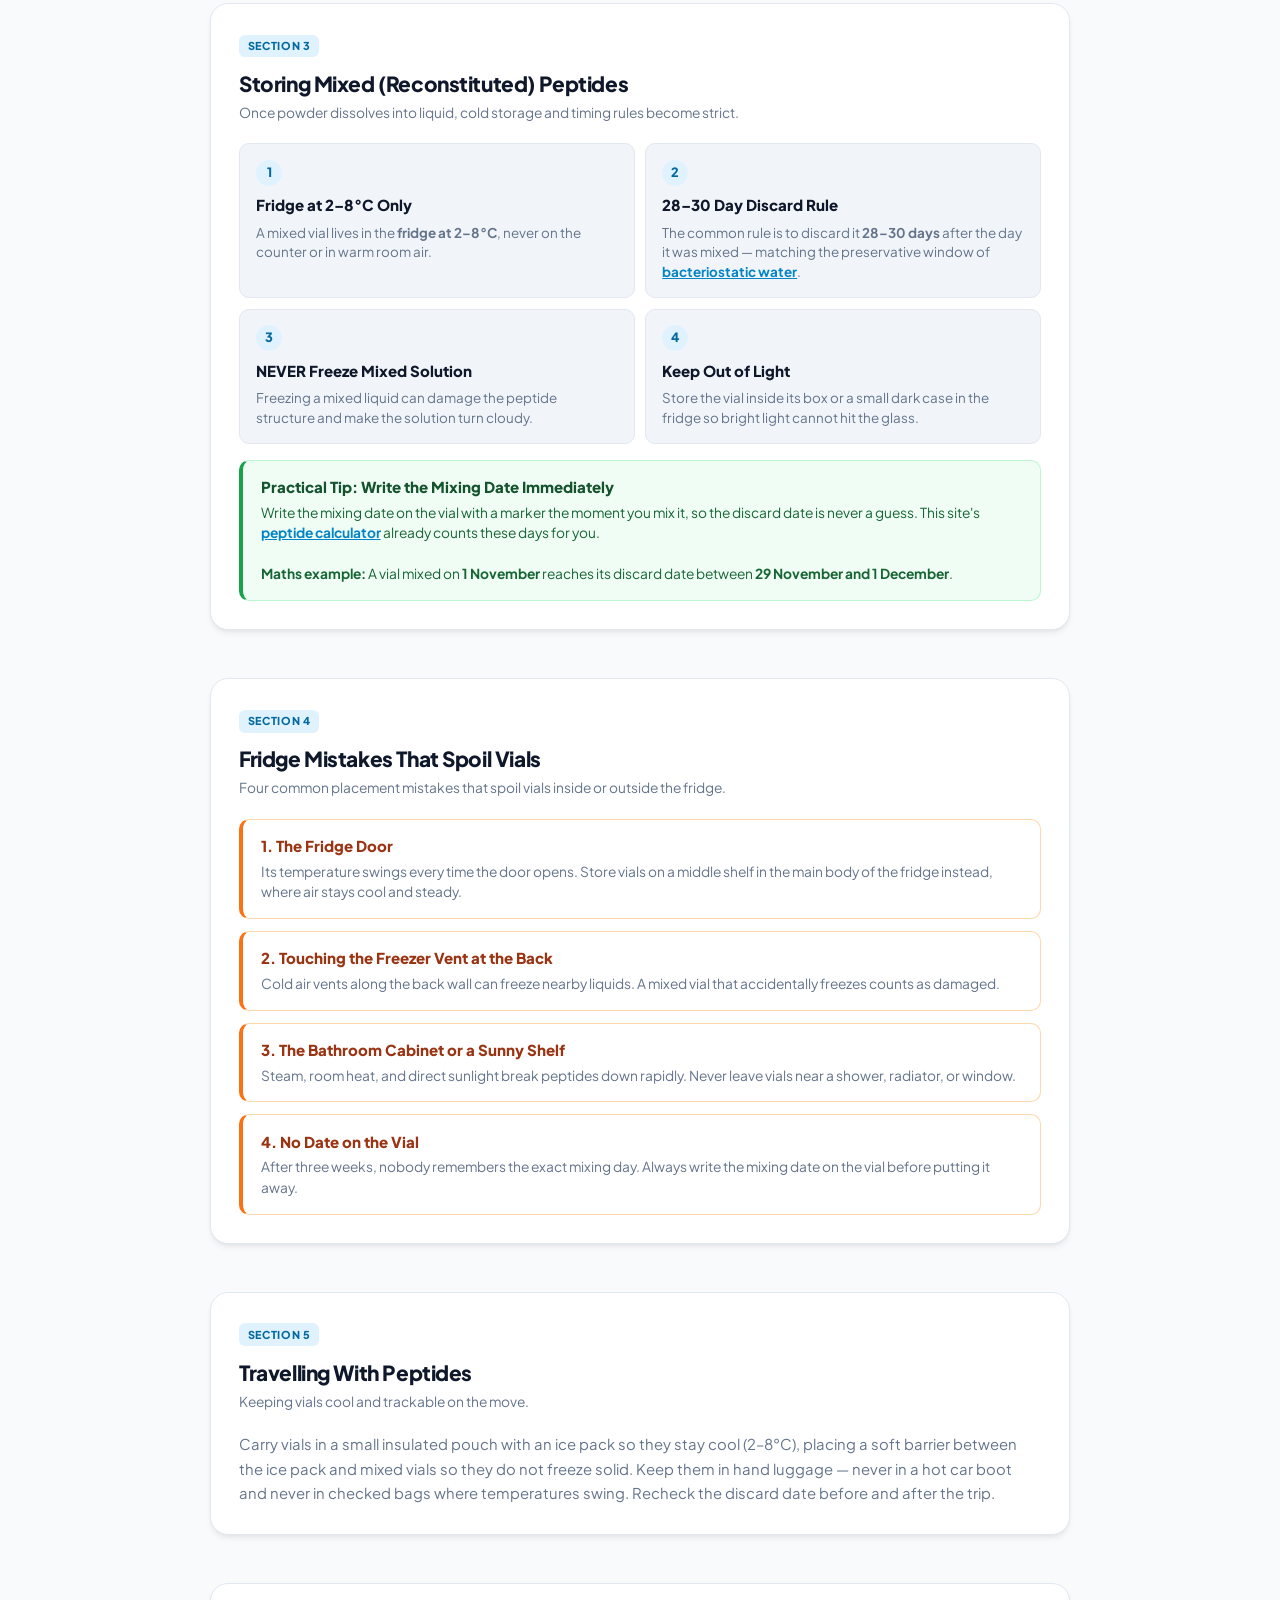
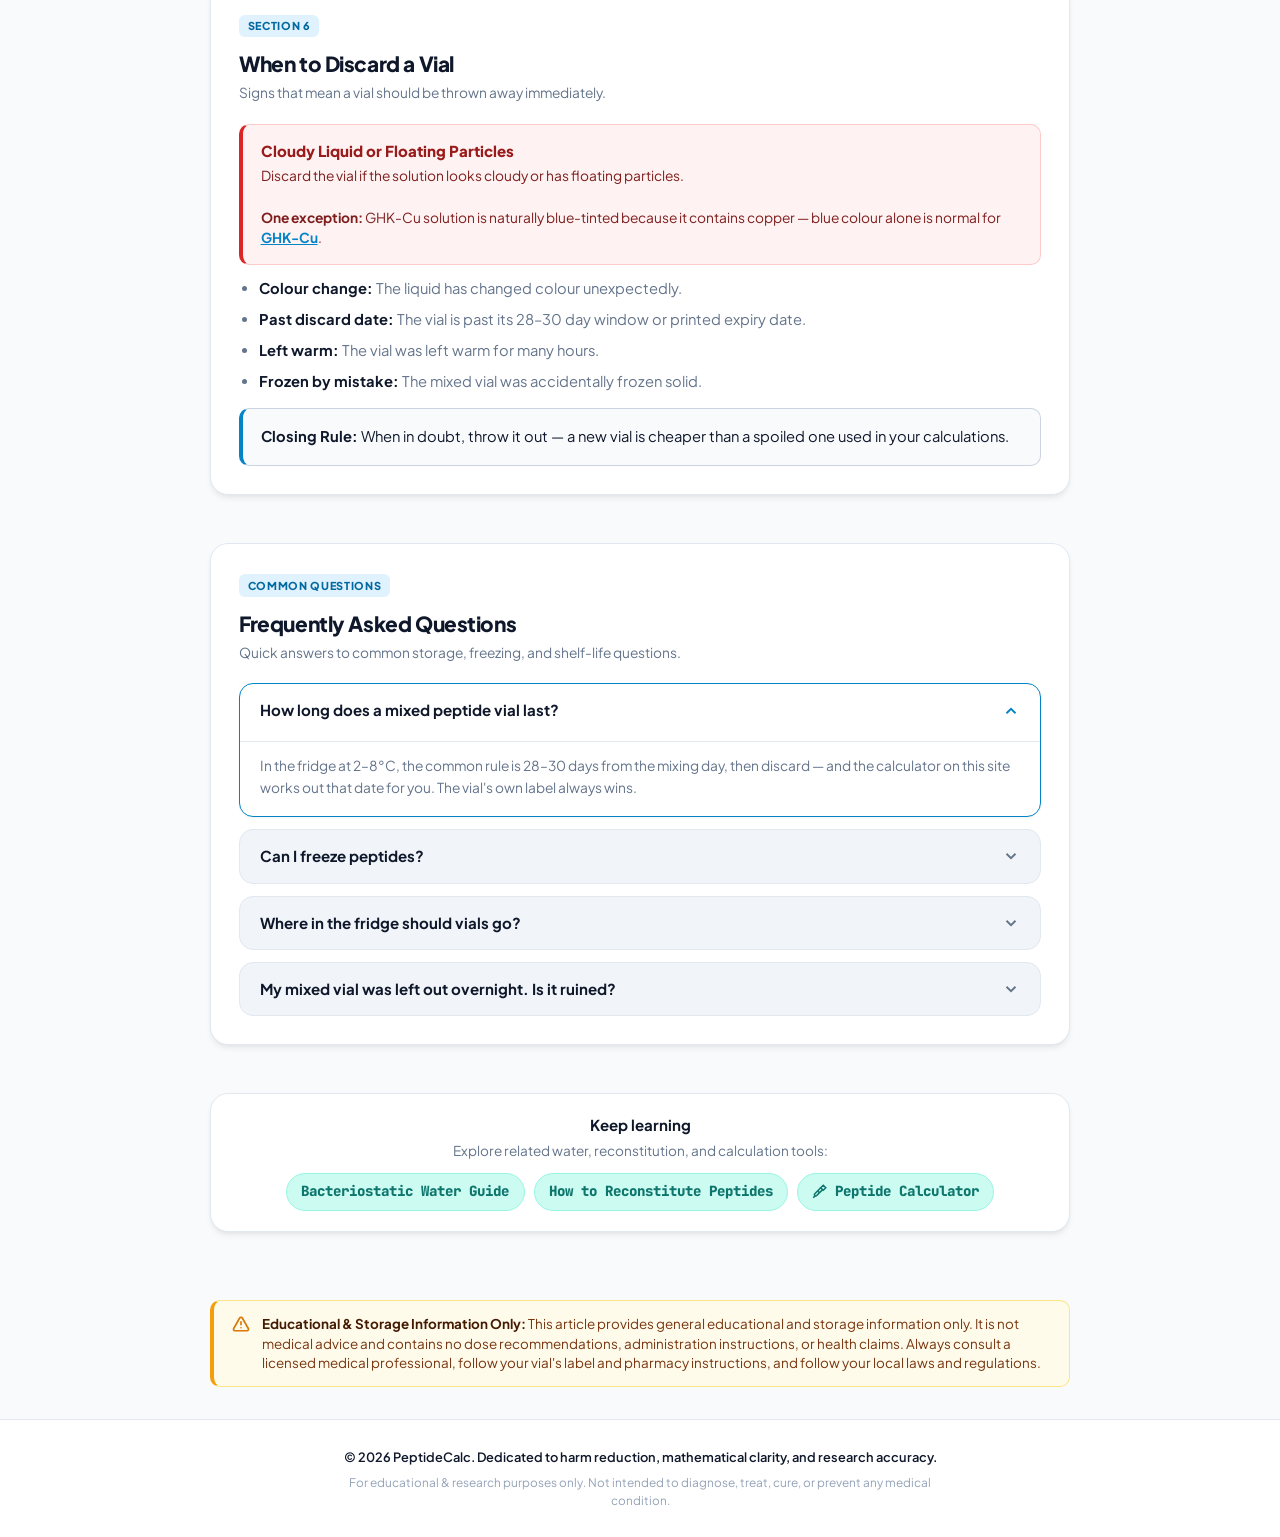
<file: peptide-storage-guide.html>
<!DOCTYPE html>
<html lang="en">
<head>
  <meta charset="UTF-8">
  <meta name="viewport" content="width=device-width, initial-scale=1.0, maximum-scale=5.0">
  <title>Peptide Storage Guide: How Long Do Peptides Last?</title>
  <meta name="description" content="How to store peptides the right way: unmixed powder in the freezer or fridge, mixed vials in the fridge for 28–30 days, light and travel rules, and the signs that mean discard a vial.">
  <link rel="stylesheet" href="style.css">
  <link rel="preconnect" href="https://fonts.googleapis.com">
  <link rel="preconnect" href="https://fonts.gstatic.com" crossorigin>
  <link href="https://fonts.googleapis.com/css2?family=Plus+Jakarta+Sans:wght@400;500;600;700;800&family=JetBrains+Mono:wght@500;600;700&display=swap" rel="stylesheet">
  <style>
    /* Scoped styling for peptide storage guide article */
    .article-container {
      max-width: 860px;
      margin: 0 auto;
      display: flex;
      flex-direction: column;
      gap: 1.5rem;
      width: 100%;
      box-sizing: border-box;
    }
    .article-intro-p {
      font-size: 1rem;
      line-height: 1.65;
      color: var(--text-main);
      margin-bottom: 0.85rem;
    }
    .article-intro-p:last-child {
      margin-bottom: 0;
    }
    .callout-box {
      background: linear-gradient(135deg, #f0fdfa 0%, #e0f2fe 100%);
      border: 1.5px solid #99f6e4;
      border-radius: var(--radius-lg);
      padding: 1.15rem 1.3rem;
      display: flex;
      flex-direction: column;
      gap: 0.85rem;
      align-items: flex-start;
      box-sizing: border-box;
      width: 100%;
      max-width: 100%;
    }
    @media (min-width: 640px) {
      .callout-box {
        flex-direction: row;
        align-items: center;
        justify-content: space-between;
      }
    }
    .callout-text h3 {
      font-size: 1.05rem;
      font-weight: 800;
      color: #0f766e;
      margin-bottom: 0.25rem;
    }
    .callout-text p {
      font-size: 0.88rem;
      color: var(--text-muted);
      line-height: 1.45;
      margin: 0;
    }
    .callout-btn {
      display: inline-flex;
      align-items: center;
      gap: 0.5rem;
      background: var(--primary);
      color: #ffffff;
      font-weight: 700;
      font-size: 0.9rem;
      padding: 0.65rem 1.2rem;
      border-radius: var(--radius-md);
      text-decoration: none;
      box-shadow: 0 2px 6px rgba(2, 132, 199, 0.3);
      white-space: nowrap;
      transition: background-color 0.15s ease;
    }
    .callout-btn:hover {
      background: var(--primary-hover);
    }
    .article-grid-2 {
      display: grid;
      grid-template-columns: repeat(2, minmax(0, 1fr));
      gap: 0.65rem;
      width: 100%;
      max-width: 100%;
      box-sizing: border-box;
    }
    @media (max-width: 520px) {
      .article-grid-2 {
        grid-template-columns: 1fr;
        gap: 0.5rem;
      }
    }
    .info-mini-card {
      background: var(--bg-card-subtle);
      border: 1.5px solid var(--border-light);
      border-radius: var(--radius-md);
      padding: 0.95rem 1rem;
      display: flex;
      flex-direction: column;
      gap: 0.35rem;
      box-sizing: border-box;
      min-width: 0;
      width: 100%;
    }
    .info-mini-num {
      display: inline-flex;
      align-items: center;
      justify-content: center;
      width: 26px;
      height: 26px;
      border-radius: var(--radius-full);
      background: var(--primary-light);
      color: var(--primary-hover);
      font-size: 0.8rem;
      font-weight: 800;
      margin-bottom: 0.2rem;
    }
    .info-mini-title {
      font-size: 0.94rem;
      font-weight: 800;
      color: var(--text-main);
    }
    .info-mini-desc {
      font-size: 0.84rem;
      color: var(--text-muted);
      line-height: 1.48;
    }
    .mistake-card {
      background: #ffffff;
      border: 1.5px solid #fed7aa;
      border-left: 4px solid #f97316;
      border-radius: var(--radius-md);
      padding: 0.95rem 1.1rem;
      margin-bottom: 0.75rem;
      box-sizing: border-box;
      width: 100%;
      max-width: 100%;
    }
    .mistake-card:last-child {
      margin-bottom: 0;
    }
    .mistake-card h3 {
      font-size: 0.94rem;
      font-weight: 800;
      color: #9a3412;
      margin-bottom: 0.25rem;
    }
    .mistake-card p {
      font-size: 0.86rem;
      color: var(--text-muted);
      line-height: 1.5;
      margin: 0;
    }
    .habit-card {
      background: #f0fdf4;
      border: 1.5px solid #bbf7d0;
      border-left: 4px solid #16a34a;
      border-radius: var(--radius-md);
      padding: 0.95rem 1.1rem;
      margin-bottom: 0.75rem;
      box-sizing: border-box;
      width: 100%;
      max-width: 100%;
    }
    .habit-card:last-child {
      margin-bottom: 0;
    }
    .habit-card h3 {
      font-size: 0.94rem;
      font-weight: 800;
      color: #14532d;
      margin-bottom: 0.25rem;
    }
    .habit-card p {
      font-size: 0.86rem;
      color: #166534;
      line-height: 1.5;
      margin: 0;
    }
    .danger-rule-card {
      background: #fef2f2;
      border: 1.5px solid #fecaca;
      border-left: 4px solid #dc2626;
      border-radius: var(--radius-md);
      padding: 0.95rem 1.1rem;
      margin-bottom: 0.75rem;
      box-sizing: border-box;
      width: 100%;
      max-width: 100%;
    }
    .danger-rule-card:last-child {
      margin-bottom: 0;
    }
    .danger-rule-card h3 {
      font-size: 0.94rem;
      font-weight: 800;
      color: #991b1b;
      margin-bottom: 0.25rem;
    }
    .danger-rule-card p {
      font-size: 0.86rem;
      color: #7f1d1d;
      line-height: 1.5;
      margin: 0;
    }
    .label-wins-box {
      background: #fffbeb;
      border: 1.5px solid #fde68a;
      border-left: 4px solid #d97706;
      border-radius: var(--radius-md);
      padding: 1rem 1.15rem;
      font-size: 0.92rem;
      color: #78350f;
      line-height: 1.58;
      box-sizing: border-box;
      width: 100%;
    }
    .prose-stack {
      font-size: 0.93rem;
      color: var(--text-muted);
      line-height: 1.65;
      display: flex;
      flex-direction: column;
      gap: 0.85rem;
    }
    .prose-stack strong {
      color: var(--text-main);
    }
    .prose-link {
      color: var(--primary);
      font-weight: 700;
      text-decoration: underline;
    }
    .storage-list {
      margin: 0.25rem 0 0 1.25rem;
      display: flex;
      flex-direction: column;
      gap: 0.5rem;
      color: var(--text-muted);
      font-size: 0.92rem;
      line-height: 1.55;
    }
    .storage-list strong {
      color: var(--text-main);
    }
    .links-bar {
      display: flex;
      justify-content: center;
      gap: 0.55rem;
      flex-wrap: wrap;
      margin-top: 0.5rem;
    }
    .links-bar a {
      display: inline-flex;
      align-items: center;
      text-decoration: none;
      font-size: 0.88rem;
      padding: 0.45rem 0.9rem;
    }
  </style>
</head>
<body>
  <!-- Header / Nav -->
  <header class="site-header">
    <div class="container header-container">
      <a href="index.html" class="brand">
        <div class="brand-icon">
          <svg width="24" height="24" viewBox="0 0 24 24" fill="none" stroke="currentColor" stroke-width="2.2" stroke-linecap="round" stroke-linejoin="round">
            <path d="m18 2-4 4 4 4 4-4-4-4Z"/>
            <path d="m14 6-9.5 9.5a2.12 2.12 0 1 0 3 3L17 9"/>
            <path d="m9 11 3 3"/>
            <path d="m5 19-3 3"/>
          </svg>
        </div>
        <div class="brand-text">
          <span class="brand-title">Peptide<span class="brand-accent">Calc</span></span>
          <span class="brand-subtitle">Reconstitution & Syringe Calculator</span>
        </div>
      </a>
      <div class="header-badges">
        <span class="trust-badge">
          <svg width="14" height="14" viewBox="0 0 24 24" fill="none" stroke="currentColor" stroke-width="2.5" stroke-linecap="round" stroke-linejoin="round"><path d="M12 22s8-4 8-10V5l-8-3-8 3v7c0 6 8 10 8 10z"/></svg>
          Storage Guide • Educational Info
        </span>
      </div>
    </div>
  </header>

  <main class="main-content">
    <div class="container">

      <!-- Top Disclaimer Line (Mandatory PRD Rule) -->
      <aside class="disclaimer-banner" role="note" aria-label="Medical Disclaimer">
        <div class="disclaimer-icon">
          <svg width="18" height="18" viewBox="0 0 24 24" fill="none" stroke="currentColor" stroke-width="2.2" stroke-linecap="round" stroke-linejoin="round">
            <path d="m21.73 18-8-14a2 2 0 0 0-3.48 0l-8 14A2 2 0 0 0 4 21h16a2 2 0 0 0 1.73-3Z"/>
            <line x1="12" y1="9" x2="12" y2="13"/>
            <line x1="12" y1="17" x2="12.01" y2="17"/>
          </svg>
        </div>
        <div class="disclaimer-text">
          <strong>Educational & Storage Information Only:</strong> This guide covers general storage temperatures, shelf-life rules, and vial handling. It does <em>not</em> recommend dosages, provide medical advice, or describe administration techniques. The label or leaflet that came with a vial always wins over any general guide.
        </div>
      </aside>

      <div class="article-container">

        <!-- Article Header & Intro -->
        <article class="card content-section">
          <div class="card-header" style="margin-bottom: 1rem;">
            <div class="step-indicator">Educational Storage Guide</div>
            <h1 class="card-title" style="font-size: 1.6rem; line-height: 1.25; margin-top: 0.35rem;">Peptide Storage Guide: Fridge, Freezer and Shelf Life</h1>
            <p class="card-desc">Where unmixed powder and mixed solution belong, how long vials last, and clear signs to discard a vial.</p>
          </div>

          <div style="margin-bottom: 1.2rem;">
            <p class="article-intro-p">
              Storage is where good maths goes to waste — a perfectly calculated vial can still spoil if it sits in a hot room or a warm fridge door. This guide explains where unmixed powder and mixed solution belong, how long each lasts, and how to know when a vial should be thrown away.
            </p>
            <p class="article-intro-p" style="background: #f8fafc; border-left: 3px solid var(--primary); padding: 0.65rem 0.85rem; border-radius: 0 var(--radius-sm) var(--radius-sm) 0; font-size: 0.9rem; color: var(--text-muted);">
              <strong>Important Rule:</strong> The label or leaflet that came with a vial always wins over any general guide. This article covers storage facts only — no dose recommendations, injection instructions, or health claims.
            </p>
          </div>

          <!-- Calculator Callout Box -->
          <div class="callout-box">
            <div class="callout-text">
              <h3>Track your discard date automatically</h3>
              <p>Enter your mixing date in the calculator to count your 28–30 day storage window automatically.</p>
            </div>
            <a href="index.html" class="callout-btn">
              <svg width="16" height="16" viewBox="0 0 24 24" fill="none" stroke="currentColor" stroke-width="2.4"><path d="m18 2-4 4 4 4 4-4-4-4Z"/><path d="m14 6-9.5 9.5a2.12 2.12 0 1 0 3 3L17 9"/><path d="m9 11 3 3"/><path d="m5 19-3 3"/></svg>
              Open Peptide Calculator
            </a>
          </div>
        </article>

        <!-- Section 1: The Label Always Wins -->
        <section class="card content-section" id="label-always-wins" aria-labelledby="section-1-title">
          <div class="section-header">
            <div class="step-indicator">Section 1</div>
            <h2 id="section-1-title" class="section-title">The Label Always Wins</h2>
            <p class="section-desc">Always check the printed vial label or leaflet first.</p>
          </div>

          <div class="label-wins-box">
            Storage instructions printed on the vial or its leaflet override everything in this guide. When the label gives a specific expiry date or storage temperature, follow the label every time.
          </div>
        </section>

        <!-- Section 2: Storing Unmixed Powder (Freeze-Dried Vials) -->
        <section class="card content-section" id="unmixed-powder" aria-labelledby="section-2-title">
          <div class="section-header">
            <div class="step-indicator">Section 2</div>
            <h2 id="section-2-title" class="section-title">Storing Unmixed Powder (Freeze-Dried Vials)</h2>
            <p class="section-desc">Dry freeze-dried powder stays stable longer when kept cold, sealed, and away from light.</p>
          </div>

          <div class="table-scroll-hint">
            <svg width="14" height="14" viewBox="0 0 24 24" fill="none" stroke="currentColor" stroke-width="2.5"><line x1="5" y1="12" x2="19" y2="12"/><polyline points="12 5 19 12 12 19"/></svg>
            <span>Scroll sideways on mobile to view full table</span>
          </div>

          <div class="table-responsive">
            <table class="examples-table">
              <thead>
                <tr>
                  <th scope="col">Storage Level</th>
                  <th scope="col">Temperature</th>
                  <th scope="col">Shelf Life</th>
                  <th scope="col">Handling Rule</th>
                </tr>
              </thead>
              <tbody>
                <tr>
                  <td><strong>Freezer</strong></td>
                  <td><span class="draw-pill">About −20°C</span></td>
                  <td>Long-term (many months and beyond)</td>
                  <td>Best for long-term storage; keep the vial sealed and dry.</td>
                </tr>
                <tr>
                  <td><strong>Fridge</strong></td>
                  <td><span class="draw-pill">2–8°C</span></td>
                  <td>Medium-term</td>
                  <td>Good for unmixed vials you plan to use soon.</td>
                </tr>
                <tr>
                  <td><strong>Cool, Dark Place</strong></td>
                  <td>Cool room temperature</td>
                  <td>Short-term only</td>
                  <td>Acceptable only short-term; heat and sunlight are the enemies.</td>
                </tr>
              </tbody>
            </table>
          </div>

          <div class="mistake-card" style="margin-top: 0.5rem;">
            <h3>Avoid Repeated Freezing and Thawing</h3>
            <p>
              Once a frozen vial comes out to be mixed, do not keep freezing and thawing the same vial again and again. Take out only what you are about to mix, and leave spare unmixed vials undisturbed in the freezer.
            </p>
          </div>
        </section>

        <!-- Section 3: Storing Mixed (Reconstituted) Peptides -->
        <section class="card content-section" id="mixed-peptides" aria-labelledby="section-3-title">
          <div class="section-header">
            <div class="step-indicator">Section 3</div>
            <h2 id="section-3-title" class="section-title">Storing Mixed (Reconstituted) Peptides</h2>
            <p class="section-desc">Once powder dissolves into liquid, cold storage and timing rules become strict.</p>
          </div>

          <div class="article-grid-2" style="margin-bottom: 1rem;">
            <div class="info-mini-card">
              <span class="info-mini-num">1</span>
              <div class="info-mini-title">Fridge at 2–8°C Only</div>
              <div class="info-mini-desc">
                A mixed vial lives in the <strong>fridge at 2–8°C</strong>, never on the counter or in warm room air.
              </div>
            </div>

            <div class="info-mini-card">
              <span class="info-mini-num">2</span>
              <div class="info-mini-title">28–30 Day Discard Rule</div>
              <div class="info-mini-desc">
                The common rule is to discard it <strong>28–30 days</strong> after the day it was mixed — matching the preservative window of <a href="bacteriostatic-water.html" class="prose-link">bacteriostatic water</a>.
              </div>
            </div>

            <div class="info-mini-card">
              <span class="info-mini-num">3</span>
              <div class="info-mini-title">NEVER Freeze Mixed Solution</div>
              <div class="info-mini-desc">
                Freezing a mixed liquid can damage the peptide structure and make the solution turn cloudy.
              </div>
            </div>

            <div class="info-mini-card">
              <span class="info-mini-num">4</span>
              <div class="info-mini-title">Keep Out of Light</div>
              <div class="info-mini-desc">
                Store the vial inside its box or a small dark case in the fridge so bright light cannot hit the glass.
              </div>
            </div>
          </div>

          <div class="habit-card">
            <h3>Practical Tip: Write the Mixing Date Immediately</h3>
            <p>
              Write the mixing date on the vial with a marker the moment you mix it, so the discard date is never a guess. This site's <a href="index.html" class="prose-link">peptide calculator</a> already counts these days for you.
              <br><br>
              <strong>Maths example:</strong> A vial mixed on <strong>1 November</strong> reaches its discard date between <strong>29 November and 1 December</strong>.
            </p>
          </div>
        </section>

        <!-- Section 4: Fridge Mistakes That Spoil Vials -->
        <section class="card content-section" id="fridge-mistakes" aria-labelledby="section-4-title">
          <div class="section-header">
            <div class="step-indicator">Section 4</div>
            <h2 id="section-4-title" class="section-title">Fridge Mistakes That Spoil Vials</h2>
            <p class="section-desc">Four common placement mistakes that spoil vials inside or outside the fridge.</p>
          </div>

          <div class="mistake-card">
            <h3>1. The Fridge Door</h3>
            <p>
              Its temperature swings every time the door opens. Store vials on a middle shelf in the main body of the fridge instead, where air stays cool and steady.
            </p>
          </div>

          <div class="mistake-card">
            <h3>2. Touching the Freezer Vent at the Back</h3>
            <p>
              Cold air vents along the back wall can freeze nearby liquids. A mixed vial that accidentally freezes counts as damaged.
            </p>
          </div>

          <div class="mistake-card">
            <h3>3. The Bathroom Cabinet or a Sunny Shelf</h3>
            <p>
              Steam, room heat, and direct sunlight break peptides down rapidly. Never leave vials near a shower, radiator, or window.
            </p>
          </div>

          <div class="mistake-card">
            <h3>4. No Date on the Vial</h3>
            <p>
              After three weeks, nobody remembers the exact mixing day. Always write the mixing date on the vial before putting it away.
            </p>
          </div>
        </section>

        <!-- Section 5: Travelling With Peptides -->
        <section class="card content-section" id="travelling" aria-labelledby="section-5-title">
          <div class="section-header">
            <div class="step-indicator">Section 5</div>
            <h2 id="section-5-title" class="section-title">Travelling With Peptides</h2>
            <p class="section-desc">Keeping vials cool and trackable on the move.</p>
          </div>

          <div class="prose-stack">
            <p>
              Carry vials in a small insulated pouch with an ice pack so they stay cool (2–8°C), placing a soft barrier between the ice pack and mixed vials so they do not freeze solid. Keep them in hand luggage — never in a hot car boot and never in checked bags where temperatures swing. Recheck the discard date before and after the trip.
            </p>
          </div>
        </section>

        <!-- Section 6: When to Discard a Vial -->
        <section class="card content-section" id="when-to-discard" aria-labelledby="section-6-title">
          <div class="section-header">
            <div class="step-indicator">Section 6</div>
            <h2 id="section-6-title" class="section-title">When to Discard a Vial</h2>
            <p class="section-desc">Signs that mean a vial should be thrown away immediately.</p>
          </div>

          <div class="danger-rule-card">
            <h3>Cloudy Liquid or Floating Particles</h3>
            <p>
              Discard the vial if the solution looks cloudy or has floating particles.
              <br><br>
              <strong>One exception:</strong> GHK-Cu solution is naturally blue-tinted because it contains copper — blue colour alone is normal for <a href="ghk-cu.html" class="prose-link">GHK-Cu</a>.
            </p>
          </div>

          <ul class="storage-list" style="margin-bottom: 1rem;">
            <li><strong>Colour change:</strong> The liquid has changed colour unexpectedly.</li>
            <li><strong>Past discard date:</strong> The vial is past its 28–30 day window or printed expiry date.</li>
            <li><strong>Left warm:</strong> The vial was left warm for many hours.</li>
            <li><strong>Frozen by mistake:</strong> The mixed vial was accidentally frozen solid.</li>
          </ul>

          <div class="label-wins-box" style="background: #f8fafc; border-color: #cbd5e1; border-left-color: var(--primary); color: var(--text-main);">
            <strong>Closing Rule:</strong> When in doubt, throw it out — a new vial is cheaper than a spoiled one used in your calculations.
          </div>
        </section>

        <!-- FAQ Section -->
        <section class="card content-section" id="faq" aria-labelledby="faq-title">
          <div class="section-header">
            <div class="step-indicator">Common Questions</div>
            <h2 id="faq-title" class="section-title">Frequently Asked Questions</h2>
            <p class="section-desc">Quick answers to common storage, freezing, and shelf-life questions.</p>
          </div>

          <div class="faq-list">
            <details class="faq-item" open>
              <summary class="faq-summary">
                <span class="faq-question-text">How long does a mixed peptide vial last?</span>
                <span class="faq-chevron" aria-hidden="true">
                  <svg width="18" height="18" viewBox="0 0 24 24" fill="none" stroke="currentColor" stroke-width="2.5"><polyline points="6 9 12 15 18 9"/></svg>
                </span>
              </summary>
              <div class="faq-answer">
                <p>In the fridge at 2–8°C, the common rule is 28–30 days from the mixing day, then discard — and the calculator on this site works out that date for you. The vial's own label always wins.</p>
              </div>
            </details>

            <details class="faq-item">
              <summary class="faq-summary">
                <span class="faq-question-text">Can I freeze peptides?</span>
                <span class="faq-chevron" aria-hidden="true">
                  <svg width="18" height="18" viewBox="0 0 24 24" fill="none" stroke="currentColor" stroke-width="2.5"><polyline points="6 9 12 15 18 9"/></svg>
                </span>
              </summary>
              <div class="faq-answer">
                <p>Unmixed freeze-dried powder: yes, the freezer is the best long-term home. Mixed solution: no — freezing can damage it and turn it cloudy.</p>
              </div>
            </details>

            <details class="faq-item">
              <summary class="faq-summary">
                <span class="faq-question-text">Where in the fridge should vials go?</span>
                <span class="faq-chevron" aria-hidden="true">
                  <svg width="18" height="18" viewBox="0 0 24 24" fill="none" stroke="currentColor" stroke-width="2.5"><polyline points="6 9 12 15 18 9"/></svg>
                </span>
              </summary>
              <div class="faq-answer">
                <p>In the main body of the fridge, in their box to block light — not in the door, and not pushed against the freezer vent at the back.</p>
              </div>
            </details>

            <details class="faq-item">
              <summary class="faq-summary">
                <span class="faq-question-text">My mixed vial was left out overnight. Is it ruined?</span>
                <span class="faq-chevron" aria-hidden="true">
                  <svg width="18" height="18" viewBox="0 0 24 24" fill="none" stroke="currentColor" stroke-width="2.5"><polyline points="6 9 12 15 18 9"/></svg>
                </span>
              </summary>
              <div class="faq-answer">
                <p>One night at room temperature is a judgement call this guide will not make for you: check the label, and if the liquid looks cloudy or the vial feels warm for many hours, the safe rule is discard and start fresh.</p>
              </div>
            </details>
          </div>
        </section>

        <!-- Keep Learning Navigation Section -->
        <nav class="card content-section" aria-label="Keep Learning" style="text-align: center; padding: 1.25rem 1rem;">
          <p style="font-size: 0.94rem; font-weight: 700; color: var(--text-main); margin-bottom: 0.25rem;">Keep learning</p>
          <p style="font-size: 0.85rem; color: var(--text-muted); margin-bottom: 0.75rem;">Explore related water, reconstitution, and calculation tools:</p>
          <div class="links-bar">
            <a href="bacteriostatic-water.html" class="draw-pill">Bacteriostatic Water Guide</a>
            <a href="how-to-reconstitute-peptides.html" class="draw-pill">How to Reconstitute Peptides</a>
            <a href="index.html" class="draw-pill" style="display: inline-flex; align-items: center; gap: 0.45rem;">
              <svg width="15" height="15" viewBox="0 0 24 24" fill="none" stroke="currentColor" stroke-width="2.5"><path d="m18 2-4 4 4 4 4-4-4-4Z"/><path d="m14 6-9.5 9.5a2.12 2.12 0 1 0 3 3L17 9"/><path d="m9 11 3 3"/><path d="m5 19-3 3"/></svg>
              Peptide Calculator
            </a>
          </div>
        </nav>

        <!-- Full Bottom Medical Safety Disclaimer -->
        <aside class="disclaimer-banner" role="note" aria-label="Full Medical Disclaimer" style="margin-bottom: 2rem;">
          <div class="disclaimer-icon">
            <svg width="18" height="18" viewBox="0 0 24 24" fill="none" stroke="currentColor" stroke-width="2.2" stroke-linecap="round" stroke-linejoin="round">
              <path d="m21.73 18-8-14a2 2 0 0 0-3.48 0l-8 14A2 2 0 0 0 4 21h16a2 2 0 0 0 1.73-3Z"/>
              <line x1="12" y1="9" x2="12" y2="13"/>
              <line x1="12" y1="17" x2="12.01" y2="17"/>
            </svg>
          </div>
          <div class="disclaimer-text">
            <strong>Educational & Storage Information Only:</strong> This article provides general educational and storage information only. It is not medical advice and contains no dose recommendations, administration instructions, or health claims. Always consult a licensed medical professional, follow your vial's label and pharmacy instructions, and follow your local laws and regulations.
          </div>
        </aside>

      </div>
    </div>
  </main>

  <footer class="site-footer">
    <div class="container footer-container">
      <p class="footer-copy">© 2026 PeptideCalc. Dedicated to harm reduction, mathematical clarity, and research accuracy.</p>
      <p class="footer-legal">For educational & research purposes only. Not intended to diagnose, treat, cure, or prevent any medical condition.</p>
    </div>
  </footer>
</body>
</html>
</file>
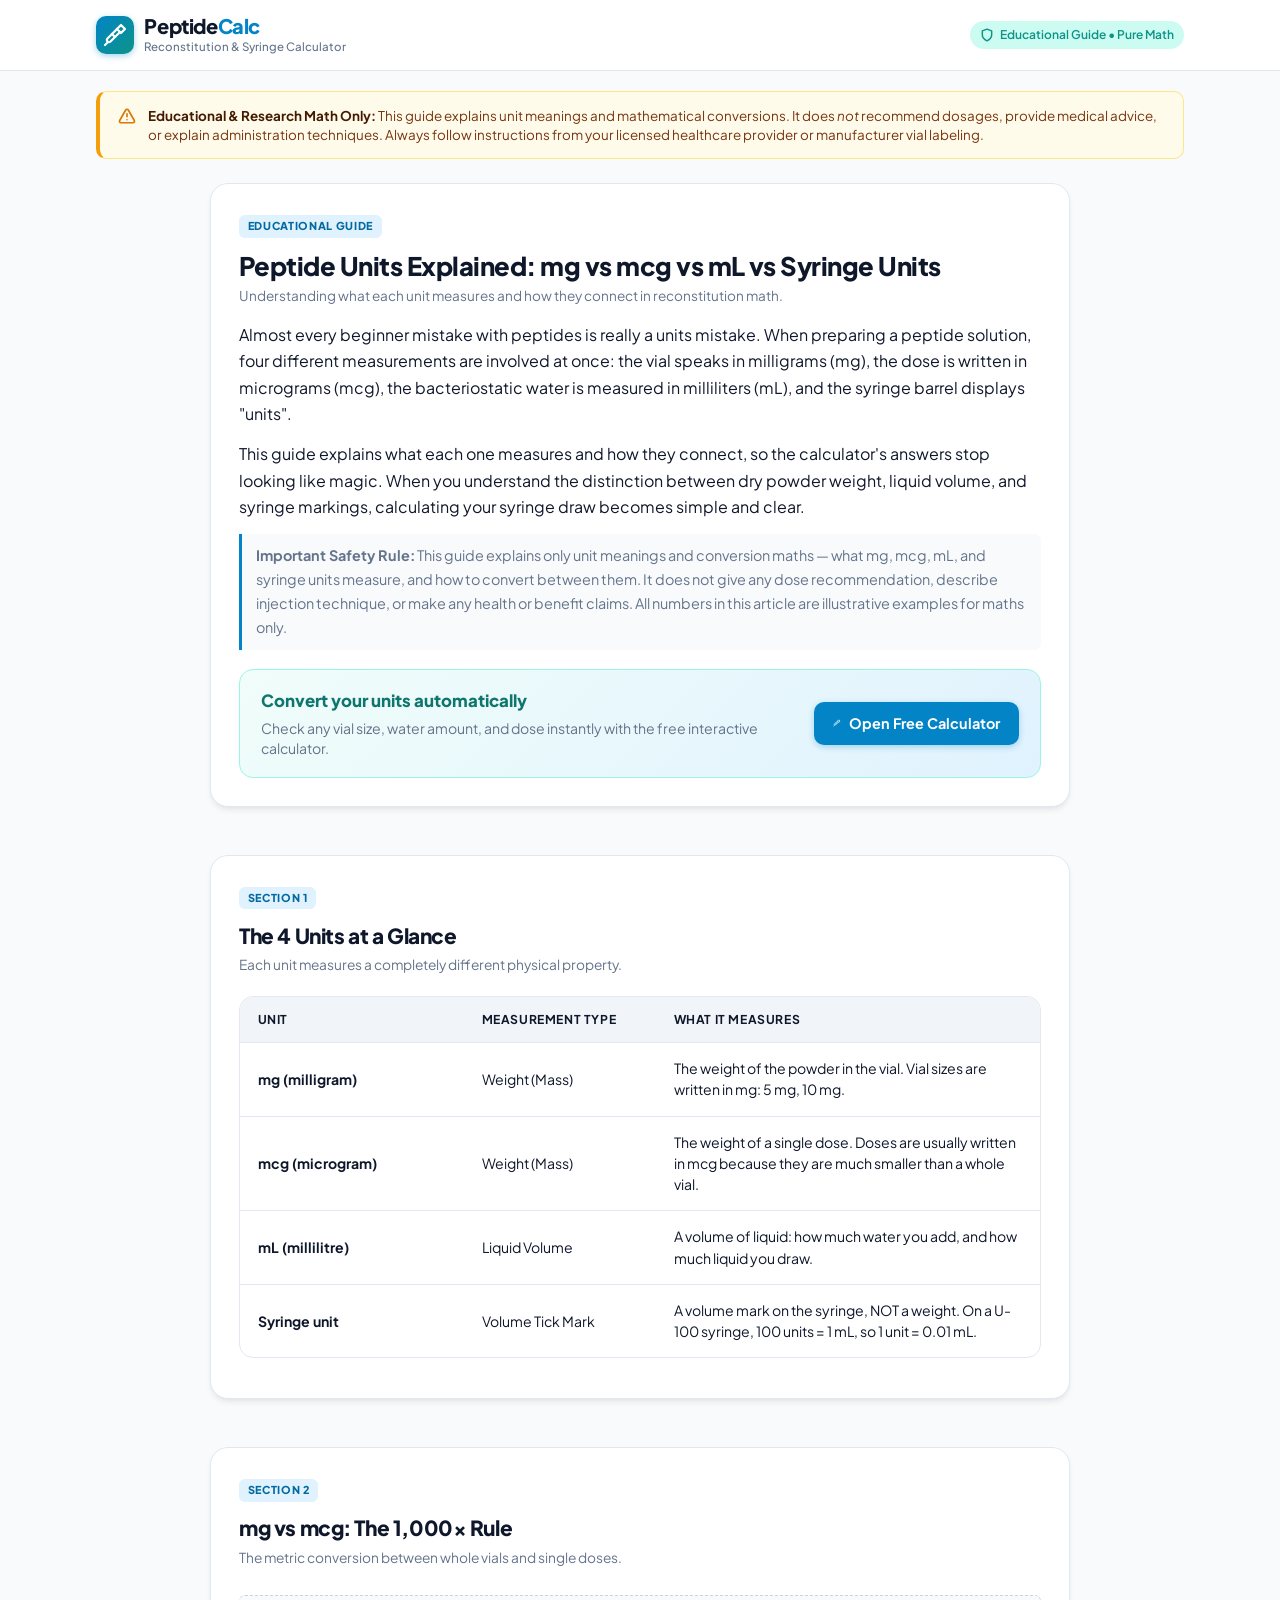
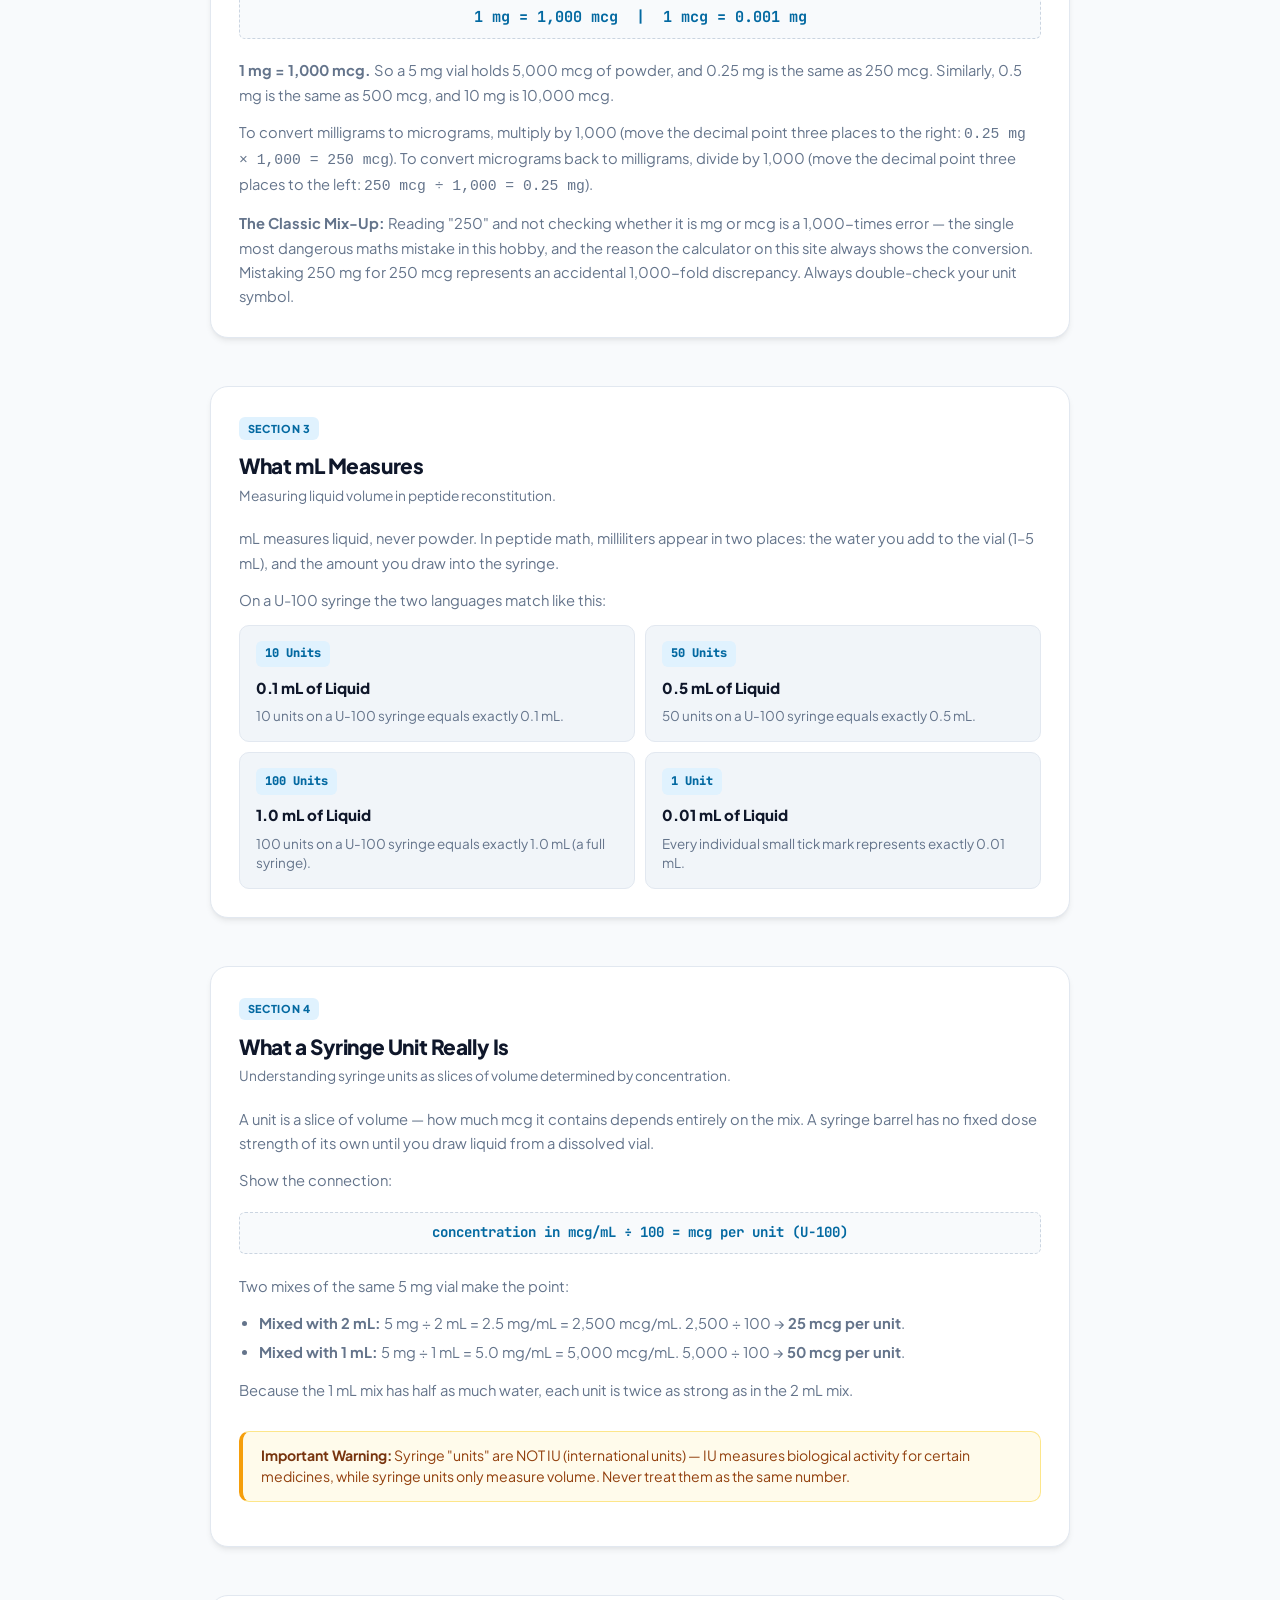
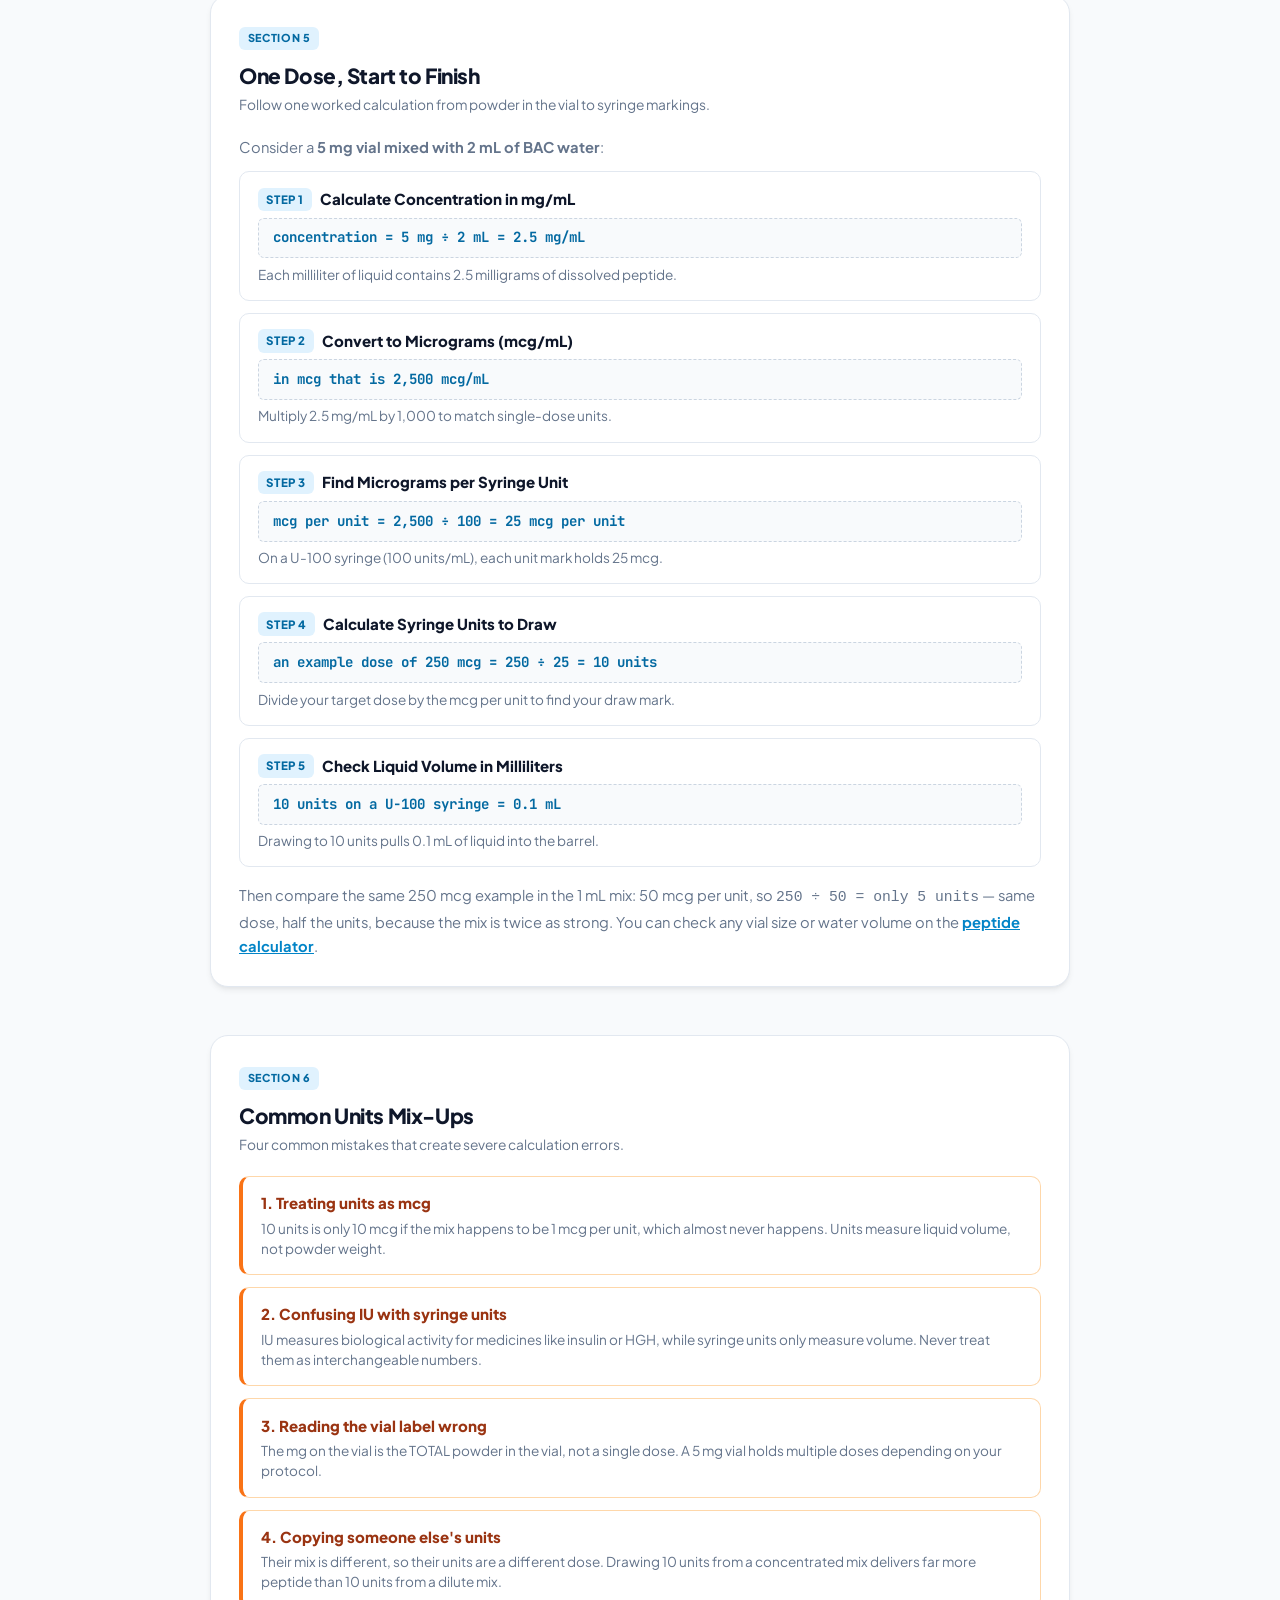
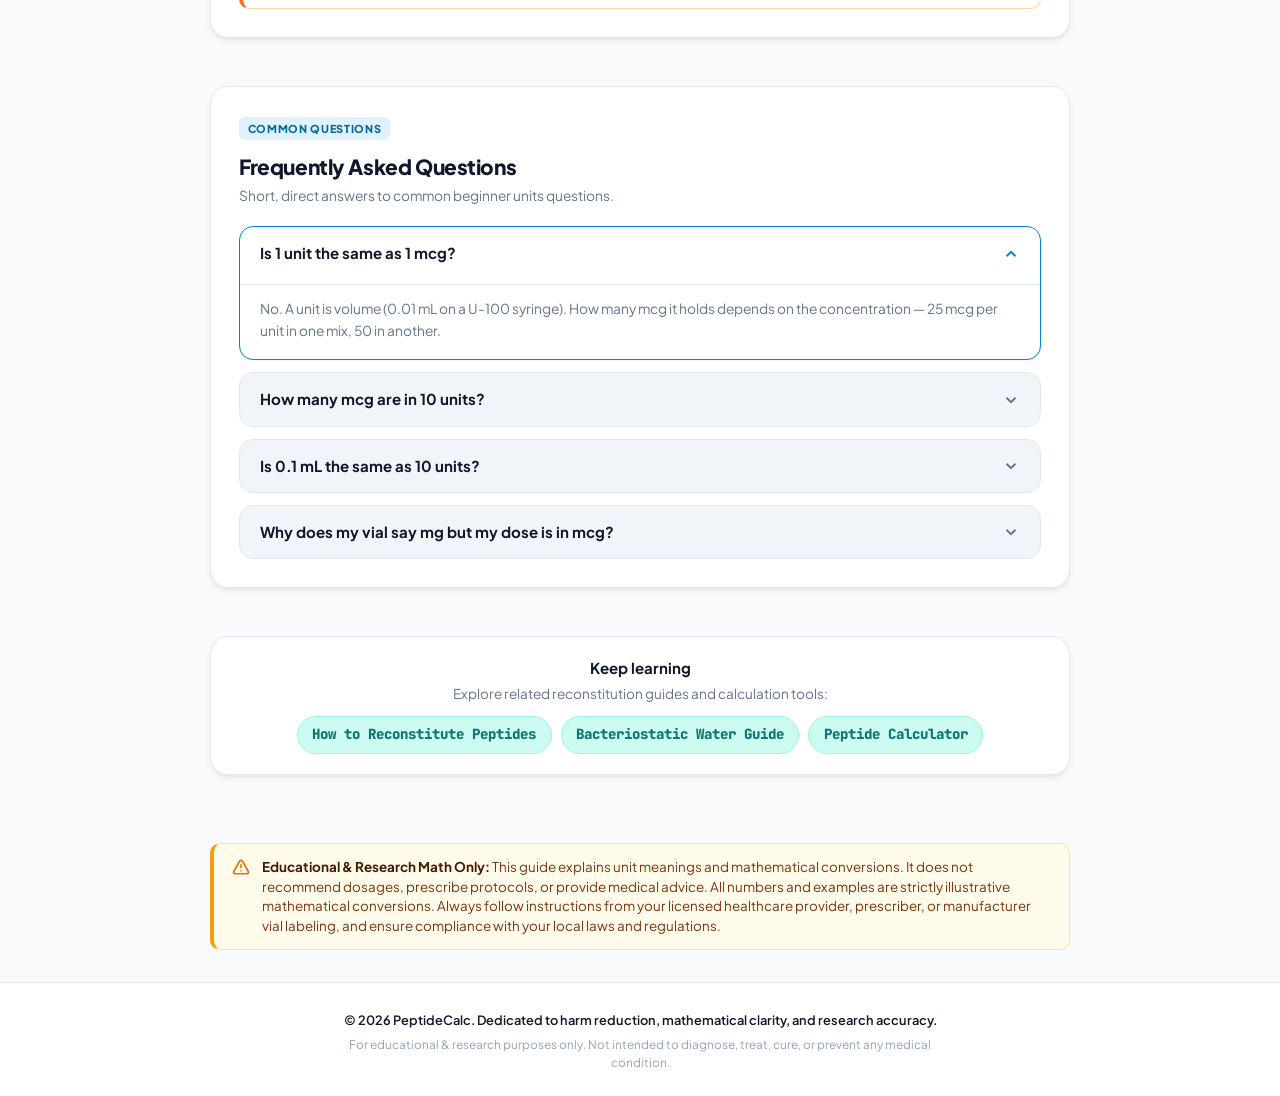
<file: peptide-units-explained.html>
<!DOCTYPE html>
<html lang="en">
<head>
  <meta charset="UTF-8">
  <meta name="viewport" content="width=device-width, initial-scale=1.0, maximum-scale=5.0">
  <title>Peptide Units Explained: mg vs mcg vs mL vs Syringe Units</title>
  <meta name="description" content="Peptide units explained in simple words: what mg and mcg measure, what mL means, what a syringe unit really is on a U-100 syringe, and how the same dose becomes different units in different mixes.">
  <link rel="stylesheet" href="style.css">
  <link rel="preconnect" href="https://fonts.googleapis.com">
  <link rel="preconnect" href="https://fonts.gstatic.com" crossorigin>
  <link href="https://fonts.googleapis.com/css2?family=Plus+Jakarta+Sans:wght@400;500;600;700;800&family=JetBrains+Mono:wght@500;600;700&display=swap" rel="stylesheet">
  <style>
    /* Scoped styling for units guide article */
    .article-container {
      max-width: 860px;
      margin: 0 auto;
      display: flex;
      flex-direction: column;
      gap: 1.5rem;
      width: 100%;
      box-sizing: border-box;
    }
    .article-intro-p {
      font-size: 1rem;
      line-height: 1.65;
      color: var(--text-main);
      margin-bottom: 0.85rem;
    }
    .article-intro-p:last-child {
      margin-bottom: 0;
    }
    .callout-box {
      background: linear-gradient(135deg, #f0fdfa 0%, #e0f2fe 100%);
      border: 1.5px solid #99f6e4;
      border-radius: var(--radius-lg);
      padding: 1.15rem 1.3rem;
      display: flex;
      flex-direction: column;
      gap: 0.85rem;
      align-items: flex-start;
      box-sizing: border-box;
      width: 100%;
      max-width: 100%;
    }
    @media (min-width: 640px) {
      .callout-box {
        flex-direction: row;
        align-items: center;
        justify-content: space-between;
      }
    }
    .callout-text h3 {
      font-size: 1.05rem;
      font-weight: 800;
      color: #0f766e;
      margin-bottom: 0.25rem;
    }
    .callout-text p {
      font-size: 0.88rem;
      color: var(--text-muted);
      line-height: 1.45;
      margin: 0;
    }
    .callout-btn {
      display: inline-flex;
      align-items: center;
      gap: 0.5rem;
      background: var(--primary);
      color: #ffffff;
      font-weight: 700;
      font-size: 0.9rem;
      padding: 0.65rem 1.2rem;
      border-radius: var(--radius-md);
      text-decoration: none;
      box-shadow: 0 2px 6px rgba(2, 132, 199, 0.3);
      white-space: nowrap;
      transition: background-color 0.15s ease;
    }
    .callout-btn:hover {
      background: var(--primary-hover);
    }
    .article-grid-2 {
      display: grid;
      grid-template-columns: repeat(2, minmax(0, 1fr));
      gap: 0.65rem;
      width: 100%;
      max-width: 100%;
      box-sizing: border-box;
    }
    @media (max-width: 520px) {
      .article-grid-2 {
        grid-template-columns: 1fr;
        gap: 0.5rem;
      }
    }
    .info-mini-card {
      background: var(--bg-card-subtle);
      border: 1.5px solid var(--border-light);
      border-radius: var(--radius-md);
      padding: 0.95rem 1rem;
      display: flex;
      flex-direction: column;
      gap: 0.35rem;
      box-sizing: border-box;
      min-width: 0;
      width: 100%;
    }
    .info-mini-badge {
      display: inline-flex;
      align-items: center;
      justify-content: center;
      padding: 0.2rem 0.55rem;
      border-radius: var(--radius-sm);
      background: var(--primary-light);
      color: var(--primary-hover);
      font-size: 0.75rem;
      font-weight: 800;
      font-family: var(--font-mono);
      width: fit-content;
      margin-bottom: 0.2rem;
    }
    .info-mini-title {
      font-size: 0.94rem;
      font-weight: 800;
      color: var(--text-main);
    }
    .info-mini-desc {
      font-size: 0.84rem;
      color: var(--text-muted);
      line-height: 1.45;
    }
    .formula-step-block {
      background: #ffffff;
      border: 1.5px solid var(--border-light);
      border-radius: var(--radius-md);
      padding: 0.95rem 1.15rem;
      margin-bottom: 0.75rem;
      box-sizing: border-box;
      width: 100%;
      max-width: 100%;
    }
    .formula-step-block:last-child {
      margin-bottom: 0;
    }
    .formula-step-header {
      display: flex;
      align-items: center;
      gap: 0.5rem;
      margin-bottom: 0.35rem;
    }
    .formula-step-tag {
      font-size: 0.72rem;
      font-weight: 800;
      text-transform: uppercase;
      letter-spacing: 0.05em;
      background: var(--primary-light);
      color: var(--primary-hover);
      padding: 0.2rem 0.5rem;
      border-radius: var(--radius-sm);
    }
    .formula-step-heading {
      font-size: 0.94rem;
      font-weight: 800;
      color: var(--text-main);
    }
    .formula-math-box {
      background: #f8fafc;
      border: 1px dashed #cbd5e1;
      border-radius: var(--radius-sm);
      padding: 0.55rem 0.85rem;
      font-family: var(--font-mono);
      font-size: 0.88rem;
      font-weight: 700;
      color: #0369a1;
      margin: 0.4rem 0;
      overflow-x: auto;
      white-space: nowrap;
      box-sizing: border-box;
      width: 100%;
      max-width: 100%;
    }
    .formula-step-explanation {
      font-size: 0.85rem;
      color: var(--text-muted);
      line-height: 1.48;
    }
    .warning-callout-line {
      background: #fffbeb;
      border: 1.5px solid #fde68a;
      border-left: 4px solid #f59e0b;
      border-radius: var(--radius-md);
      padding: 0.85rem 1.1rem;
      font-size: 0.88rem;
      color: #92400e;
      line-height: 1.5;
      margin: 1rem 0;
      box-sizing: border-box;
      width: 100%;
      max-width: 100%;
    }
    .warning-callout-line strong {
      color: #78350f;
    }
    .mistake-card {
      background: #ffffff;
      border: 1.5px solid #fed7aa;
      border-left: 4px solid #f97316;
      border-radius: var(--radius-md);
      padding: 0.95rem 1.1rem;
      margin-bottom: 0.75rem;
      box-sizing: border-box;
      width: 100%;
      max-width: 100%;
    }
    .mistake-card:last-child {
      margin-bottom: 0;
    }
    .mistake-card h3 {
      font-size: 0.94rem;
      font-weight: 800;
      color: #9a3412;
      margin-bottom: 0.25rem;
    }
    .mistake-card p {
      font-size: 0.85rem;
      color: var(--text-muted);
      line-height: 1.48;
      margin: 0;
    }
    .links-bar {
      display: flex;
      justify-content: center;
      gap: 0.55rem;
      flex-wrap: wrap;
      margin-top: 0.5rem;
    }
    .links-bar a {
      display: inline-flex;
      align-items: center;
      text-decoration: none;
      font-size: 0.88rem;
      padding: 0.45rem 0.9rem;
    }
  </style>
</head>
<body>
  <!-- Header / Nav -->
  <header class="site-header">
    <div class="container header-container">
      <a href="index.html" class="brand">
        <div class="brand-icon">
          <svg width="24" height="24" viewBox="0 0 24 24" fill="none" stroke="currentColor" stroke-width="2.2" stroke-linecap="round" stroke-linejoin="round">
            <path d="m18 2-4 4 4 4 4-4-4-4Z"/>
            <path d="m14 6-9.5 9.5a2.12 2.12 0 1 0 3 3L17 9"/>
            <path d="m9 11 3 3"/>
            <path d="m5 19-3 3"/>
          </svg>
        </div>
        <div class="brand-text">
          <span class="brand-title">Peptide<span class="brand-accent">Calc</span></span>
          <span class="brand-subtitle">Reconstitution & Syringe Calculator</span>
        </div>
      </a>
      <div class="header-badges">
        <span class="trust-badge">
          <svg width="14" height="14" viewBox="0 0 24 24" fill="none" stroke="currentColor" stroke-width="2.5" stroke-linecap="round" stroke-linejoin="round"><path d="M12 22s8-4 8-10V5l-8-3-8 3v7c0 6 8 10 8 10z"/></svg>
          Educational Guide • Pure Math
        </span>
      </div>
    </div>
  </header>

  <main class="main-content">
    <div class="container">
      
      <!-- Top Disclaimer Line (Mandatory PRD Rule) -->
      <aside class="disclaimer-banner" role="note" aria-label="Medical Disclaimer">
        <div class="disclaimer-icon">
          <svg width="18" height="18" viewBox="0 0 24 24" fill="none" stroke="currentColor" stroke-width="2.2" stroke-linecap="round" stroke-linejoin="round">
            <path d="m21.73 18-8-14a2 2 0 0 0-3.48 0l-8 14A2 2 0 0 0 4 21h16a2 2 0 0 0 1.73-3Z"/>
            <line x1="12" y1="9" x2="12" y2="13"/>
            <line x1="12" y1="17" x2="12.01" y2="17"/>
          </svg>
        </div>
        <div class="disclaimer-text">
          <strong>Educational & Research Math Only:</strong> This guide explains unit meanings and mathematical conversions. It does <em>not</em> recommend dosages, provide medical advice, or explain administration techniques. Always follow instructions from your licensed healthcare provider or manufacturer vial labeling.
        </div>
      </aside>

      <div class="article-container">

        <!-- Article Header & Intro -->
        <article class="card content-section">
          <div class="card-header" style="margin-bottom: 1rem;">
            <div class="step-indicator">Educational Guide</div>
            <h1 class="card-title" style="font-size: 1.6rem; line-height: 1.25; margin-top: 0.35rem;">Peptide Units Explained: mg vs mcg vs mL vs Syringe Units</h1>
            <p class="card-desc">Understanding what each unit measures and how they connect in reconstitution math.</p>
          </div>

          <div style="margin-bottom: 1.2rem;">
            <p class="article-intro-p">
              Almost every beginner mistake with peptides is really a units mistake. When preparing a peptide solution, four different measurements are involved at once: the vial speaks in milligrams (mg), the dose is written in micrograms (mcg), the bacteriostatic water is measured in milliliters (mL), and the syringe barrel displays "units".
            </p>
            <p class="article-intro-p">
              This guide explains what each one measures and how they connect, so the calculator's answers stop looking like magic. When you understand the distinction between dry powder weight, liquid volume, and syringe markings, calculating your syringe draw becomes simple and clear.
            </p>
            <p class="article-intro-p" style="background: #f8fafc; border-left: 3px solid var(--primary); padding: 0.65rem 0.85rem; border-radius: 0 var(--radius-sm) var(--radius-sm) 0; font-size: 0.9rem; color: var(--text-muted);">
              <strong>Important Safety Rule:</strong> This guide explains only unit meanings and conversion maths — what mg, mcg, mL, and syringe units measure, and how to convert between them. It does not give any dose recommendation, describe injection technique, or make any health or benefit claims. All numbers in this article are illustrative examples for maths only.
            </p>
          </div>

          <!-- Calculator Callout Box -->
          <div class="callout-box">
            <div class="callout-text">
              <h3>Convert your units automatically</h3>
              <p>Check any vial size, water amount, and dose instantly with the free interactive calculator.</p>
            </div>
            <a href="index.html" class="callout-btn">
              <svg width="16" height="16" viewBox="0 0 24 24" fill="none" stroke="currentColor" stroke-width="2.4"><path d="m18 2-4 4 4 4 4-4-4-4Z"/><path d="m14 6-9.5 9.5a2.12 2.12 0 1 0 3 3L17 9"/><path d="m9 11 3 3"/><path d="m5 19-3 3"/></svg>
              Open Free Calculator
            </a>
          </div>
        </article>

        <!-- Section 1: The 4 Units at a Glance -->
        <section class="card content-section" id="four-units" aria-labelledby="section-1-title">
          <div class="section-header">
            <div class="step-indicator">Section 1</div>
            <h2 id="section-1-title" class="section-title">The 4 Units at a Glance</h2>
            <p class="section-desc">Each unit measures a completely different physical property.</p>
          </div>

          <div class="table-scroll-hint">
            <svg width="14" height="14" viewBox="0 0 24 24" fill="none" stroke="currentColor" stroke-width="2.5"><line x1="5" y1="12" x2="19" y2="12"/><polyline points="12 5 19 12 12 19"/></svg>
            <span>Scroll sideways on mobile to view full table</span>
          </div>

          <div class="table-responsive">
            <table class="examples-table">
              <thead>
                <tr>
                  <th scope="col" style="width: 28%;">Unit</th>
                  <th scope="col" style="width: 24%;">Measurement Type</th>
                  <th scope="col" style="width: 48%;">What It Measures</th>
                </tr>
              </thead>
              <tbody>
                <tr>
                  <td><strong>mg (milligram)</strong></td>
                  <td>Weight (Mass)</td>
                  <td>The weight of the powder in the vial. Vial sizes are written in mg: 5 mg, 10 mg.</td>
                </tr>
                <tr>
                  <td><strong>mcg (microgram)</strong></td>
                  <td>Weight (Mass)</td>
                  <td>The weight of a single dose. Doses are usually written in mcg because they are much smaller than a whole vial.</td>
                </tr>
                <tr>
                  <td><strong>mL (millilitre)</strong></td>
                  <td>Liquid Volume</td>
                  <td>A volume of liquid: how much water you add, and how much liquid you draw.</td>
                </tr>
                <tr>
                  <td><strong>Syringe unit</strong></td>
                  <td>Volume Tick Mark</td>
                  <td>A volume mark on the syringe, NOT a weight. On a U-100 syringe, 100 units = 1 mL, so 1 unit = 0.01 mL.</td>
                </tr>
              </tbody>
            </table>
          </div>
        </section>

        <!-- Section 2: mg vs mcg: The 1,000× Rule -->
        <section class="card content-section" id="mg-vs-mcg" aria-labelledby="section-2-title">
          <div class="section-header">
            <div class="step-indicator">Section 2</div>
            <h2 id="section-2-title" class="section-title">mg vs mcg: The 1,000× Rule</h2>
            <p class="section-desc">The metric conversion between whole vials and single doses.</p>
          </div>

          <div style="font-size: 0.92rem; color: var(--text-muted); line-height: 1.65; display: flex; flex-direction: column; gap: 0.8rem;">
            <div class="formula-math-box" style="font-size: 0.95rem; text-align: center;">
              1 mg = 1,000 mcg &nbsp;|&nbsp; 1 mcg = 0.001 mg
            </div>

            <p>
              <strong>1 mg = 1,000 mcg.</strong> So a 5 mg vial holds 5,000 mcg of powder, and 0.25 mg is the same as 250 mcg. Similarly, 0.5 mg is the same as 500 mcg, and 10 mg is 10,000 mcg.
            </p>
            <p>
              To convert milligrams to micrograms, multiply by 1,000 (move the decimal point three places to the right: <code>0.25 mg × 1,000 = 250 mcg</code>). To convert micrograms back to milligrams, divide by 1,000 (move the decimal point three places to the left: <code>250 mcg ÷ 1,000 = 0.25 mg</code>).
            </p>
            <p>
              <strong>The Classic Mix-Up:</strong> Reading "250" and not checking whether it is mg or mcg is a 1,000-times error — the single most dangerous maths mistake in this hobby, and the reason the calculator on this site always shows the conversion. Mistaking 250 mg for 250 mcg represents an accidental 1,000-fold discrepancy. Always double-check your unit symbol.
            </p>
          </div>
        </section>

        <!-- Section 3: What mL Measures -->
        <section class="card content-section" id="what-ml-measures" aria-labelledby="section-3-title">
          <div class="section-header">
            <div class="step-indicator">Section 3</div>
            <h2 id="section-3-title" class="section-title">What mL Measures</h2>
            <p class="section-desc">Measuring liquid volume in peptide reconstitution.</p>
          </div>

          <div style="font-size: 0.92rem; color: var(--text-muted); line-height: 1.65; display: flex; flex-direction: column; gap: 0.8rem;">
            <p>
              mL measures liquid, never powder. In peptide math, milliliters appear in two places: the water you add to the vial (1–5 mL), and the amount you draw into the syringe.
            </p>
            <p>
              On a U-100 syringe the two languages match like this:
            </p>

            <div class="article-grid-2">
              <div class="info-mini-card">
                <span class="info-mini-badge">10 Units</span>
                <div class="info-mini-title">0.1 mL of Liquid</div>
                <div class="info-mini-desc">10 units on a U-100 syringe equals exactly 0.1 mL.</div>
              </div>

              <div class="info-mini-card">
                <span class="info-mini-badge">50 Units</span>
                <div class="info-mini-title">0.5 mL of Liquid</div>
                <div class="info-mini-desc">50 units on a U-100 syringe equals exactly 0.5 mL.</div>
              </div>

              <div class="info-mini-card">
                <span class="info-mini-badge">100 Units</span>
                <div class="info-mini-title">1.0 mL of Liquid</div>
                <div class="info-mini-desc">100 units on a U-100 syringe equals exactly 1.0 mL (a full syringe).</div>
              </div>

              <div class="info-mini-card">
                <span class="info-mini-badge">1 Unit</span>
                <div class="info-mini-title">0.01 mL of Liquid</div>
                <div class="info-mini-desc">Every individual small tick mark represents exactly 0.01 mL.</div>
              </div>
            </div>
          </div>
        </section>

        <!-- Section 4: What a Syringe Unit Really Is -->
        <section class="card content-section" id="syringe-unit" aria-labelledby="section-4-title">
          <div class="section-header">
            <div class="step-indicator">Section 4</div>
            <h2 id="section-4-title" class="section-title">What a Syringe Unit Really Is</h2>
            <p class="section-desc">Understanding syringe units as slices of volume determined by concentration.</p>
          </div>

          <div style="font-size: 0.92rem; color: var(--text-muted); line-height: 1.65; display: flex; flex-direction: column; gap: 0.8rem;">
            <p>
              A unit is a slice of volume — how much mcg it contains depends entirely on the mix. A syringe barrel has no fixed dose strength of its own until you draw liquid from a dissolved vial.
            </p>
            <p>
              Show the connection:
            </p>

            <div class="formula-math-box" style="text-align: center;">
              concentration in mcg/mL ÷ 100 = mcg per unit (U-100)
            </div>

            <p>
              Two mixes of the same 5 mg vial make the point:
            </p>
            <ul style="margin-left: 1.25rem; display: flex; flex-direction: column; gap: 0.35rem;">
              <li><strong>Mixed with 2 mL:</strong> 5 mg ÷ 2 mL = 2.5 mg/mL = 2,500 mcg/mL. 2,500 ÷ 100 → <strong>25 mcg per unit</strong>.</li>
              <li><strong>Mixed with 1 mL:</strong> 5 mg ÷ 1 mL = 5.0 mg/mL = 5,000 mcg/mL. 5,000 ÷ 100 → <strong>50 mcg per unit</strong>.</li>
            </ul>
            <p>
              Because the 1 mL mix has half as much water, each unit is twice as strong as in the 2 mL mix.
            </p>

            <div class="warning-callout-line">
              <strong>Important Warning:</strong> Syringe "units" are NOT IU (international units) — IU measures biological activity for certain medicines, while syringe units only measure volume. Never treat them as the same number.
            </div>
          </div>
        </section>

        <!-- Section 5: One Dose, Start to Finish -->
        <section class="card content-section" id="worked-example" aria-labelledby="section-5-title">
          <div class="section-header">
            <div class="step-indicator">Section 5</div>
            <h2 id="section-5-title" class="section-title">One Dose, Start to Finish</h2>
            <p class="section-desc">Follow one worked calculation from powder in the vial to syringe markings.</p>
          </div>

          <p style="font-size: 0.92rem; color: var(--text-muted); margin-bottom: 0.85rem;">
            Consider a <strong>5 mg vial mixed with 2 mL of BAC water</strong>:
          </p>

          <div class="formula-step-block">
            <div class="formula-step-header">
              <span class="formula-step-tag">Step 1</span>
              <h3 class="formula-step-heading">Calculate Concentration in mg/mL</h3>
            </div>
            <div class="formula-math-box">
              concentration = 5 mg ÷ 2 mL = 2.5 mg/mL
            </div>
            <p class="formula-step-explanation">Each milliliter of liquid contains 2.5 milligrams of dissolved peptide.</p>
          </div>

          <div class="formula-step-block">
            <div class="formula-step-header">
              <span class="formula-step-tag">Step 2</span>
              <h3 class="formula-step-heading">Convert to Micrograms (mcg/mL)</h3>
            </div>
            <div class="formula-math-box">
              in mcg that is 2,500 mcg/mL
            </div>
            <p class="formula-step-explanation">Multiply 2.5 mg/mL by 1,000 to match single-dose units.</p>
          </div>

          <div class="formula-step-block">
            <div class="formula-step-header">
              <span class="formula-step-tag">Step 3</span>
              <h3 class="formula-step-heading">Find Micrograms per Syringe Unit</h3>
            </div>
            <div class="formula-math-box">
              mcg per unit = 2,500 ÷ 100 = 25 mcg per unit
            </div>
            <p class="formula-step-explanation">On a U-100 syringe (100 units/mL), each unit mark holds 25 mcg.</p>
          </div>

          <div class="formula-step-block">
            <div class="formula-step-header">
              <span class="formula-step-tag">Step 4</span>
              <h3 class="formula-step-heading">Calculate Syringe Units to Draw</h3>
            </div>
            <div class="formula-math-box">
              an example dose of 250 mcg = 250 ÷ 25 = 10 units
            </div>
            <p class="formula-step-explanation">Divide your target dose by the mcg per unit to find your draw mark.</p>
          </div>

          <div class="formula-step-block">
            <div class="formula-step-header">
              <span class="formula-step-tag">Step 5</span>
              <h3 class="formula-step-heading">Check Liquid Volume in Milliliters</h3>
            </div>
            <div class="formula-math-box">
              10 units on a U-100 syringe = 0.1 mL
            </div>
            <p class="formula-step-explanation">Drawing to 10 units pulls 0.1 mL of liquid into the barrel.</p>
          </div>

          <div style="font-size: 0.92rem; color: var(--text-muted); line-height: 1.65; margin-top: 1rem;">
            <p>
              Then compare the same 250 mcg example in the 1 mL mix: 50 mcg per unit, so <code>250 ÷ 50 = only 5 units</code> — same dose, half the units, because the mix is twice as strong. You can check any vial size or water volume on the <a href="index.html" style="color: var(--primary); font-weight: 700; text-decoration: underline;">peptide calculator</a>.
            </p>
          </div>
        </section>

        <!-- Section 6: Common Units Mix-Ups -->
        <section class="card content-section" id="common-mix-ups" aria-labelledby="section-6-title">
          <div class="section-header">
            <div class="step-indicator">Section 6</div>
            <h2 id="section-6-title" class="section-title">Common Units Mix-Ups</h2>
            <p class="section-desc">Four common mistakes that create severe calculation errors.</p>
          </div>

          <div class="mistake-card">
            <h3>1. Treating units as mcg</h3>
            <p>
              10 units is only 10 mcg if the mix happens to be 1 mcg per unit, which almost never happens. Units measure liquid volume, not powder weight.
            </p>
          </div>

          <div class="mistake-card">
            <h3>2. Confusing IU with syringe units</h3>
            <p>
              IU measures biological activity for medicines like insulin or HGH, while syringe units only measure volume. Never treat them as interchangeable numbers.
            </p>
          </div>

          <div class="mistake-card">
            <h3>3. Reading the vial label wrong</h3>
            <p>
              The mg on the vial is the TOTAL powder in the vial, not a single dose. A 5 mg vial holds multiple doses depending on your protocol.
            </p>
          </div>

          <div class="mistake-card">
            <h3>4. Copying someone else's units</h3>
            <p>
              Their mix is different, so their units are a different dose. Drawing 10 units from a concentrated mix delivers far more peptide than 10 units from a dilute mix.
            </p>
          </div>
        </section>

        <!-- FAQ Section -->
        <section class="card content-section" id="faq" aria-labelledby="faq-title">
          <div class="section-header">
            <div class="step-indicator">Common Questions</div>
            <h2 id="faq-title" class="section-title">Frequently Asked Questions</h2>
            <p class="section-desc">Short, direct answers to common beginner units questions.</p>
          </div>

          <div class="faq-list">
            <details class="faq-item" open>
              <summary class="faq-summary">
                <span class="faq-question-text">Is 1 unit the same as 1 mcg?</span>
                <span class="faq-chevron" aria-hidden="true">
                  <svg width="18" height="18" viewBox="0 0 24 24" fill="none" stroke="currentColor" stroke-width="2.5"><polyline points="6 9 12 15 18 9"/></svg>
                </span>
              </summary>
              <div class="faq-answer">
                <p>No. A unit is volume (0.01 mL on a U-100 syringe). How many mcg it holds depends on the concentration — 25 mcg per unit in one mix, 50 in another.</p>
              </div>
            </details>

            <details class="faq-item">
              <summary class="faq-summary">
                <span class="faq-question-text">How many mcg are in 10 units?</span>
                <span class="faq-chevron" aria-hidden="true">
                  <svg width="18" height="18" viewBox="0 0 24 24" fill="none" stroke="currentColor" stroke-width="2.5"><polyline points="6 9 12 15 18 9"/></svg>
                </span>
              </summary>
              <div class="faq-answer">
                <p>Multiply 10 by your mix's mcg per unit. At 25 mcg per unit it is 250 mcg; at 50 mcg per unit it is 500 mcg. The calculator shows this number for your exact mix.</p>
              </div>
            </details>

            <details class="faq-item">
              <summary class="faq-summary">
                <span class="faq-question-text">Is 0.1 mL the same as 10 units?</span>
                <span class="faq-chevron" aria-hidden="true">
                  <svg width="18" height="18" viewBox="0 0 24 24" fill="none" stroke="currentColor" stroke-width="2.5"><polyline points="6 9 12 15 18 9"/></svg>
                </span>
              </summary>
              <div class="faq-answer">
                <p>On a U-100 syringe, yes — 100 units make 1 mL, so every 10 units is 0.1 mL. On other syringe types the marks differ, which is why the calculator asks for the syringe type.</p>
              </div>
            </details>

            <details class="faq-item">
              <summary class="faq-summary">
                <span class="faq-question-text">Why does my vial say mg but my dose is in mcg?</span>
                <span class="faq-chevron" aria-hidden="true">
                  <svg width="18" height="18" viewBox="0 0 24 24" fill="none" stroke="currentColor" stroke-width="2.5"><polyline points="6 9 12 15 18 9"/></svg>
                </span>
              </summary>
              <div class="faq-answer">
                <p>Because the vial holds thousands of mcg. mg is the practical unit for the whole vial (5 mg), mcg is the practical unit for one small dose (250 mcg) — the same relationship as kilograms and grams.</p>
              </div>
            </details>
          </div>
        </section>

        <!-- Keep Learning Navigation Section -->
        <nav class="card content-section" aria-label="Keep Learning" style="text-align: center; padding: 1.25rem 1rem;">
          <p style="font-size: 0.94rem; font-weight: 700; color: var(--text-main); margin-bottom: 0.25rem;">Keep learning</p>
          <p style="font-size: 0.85rem; color: var(--text-muted); margin-bottom: 0.75rem;">Explore related reconstitution guides and calculation tools:</p>
          <div class="links-bar">
            <a href="how-to-reconstitute-peptides.html" class="draw-pill">How to Reconstitute Peptides</a>
            <a href="bacteriostatic-water.html" class="draw-pill">Bacteriostatic Water Guide</a>
            <a href="index.html" class="draw-pill">Peptide Calculator</a>
          </div>
        </nav>

        <!-- Full Bottom Medical Safety Disclaimer -->
        <aside class="disclaimer-banner" role="note" aria-label="Full Medical Disclaimer" style="margin-bottom: 2rem;">
          <div class="disclaimer-icon">
            <svg width="18" height="18" viewBox="0 0 24 24" fill="none" stroke="currentColor" stroke-width="2.2" stroke-linecap="round" stroke-linejoin="round">
              <path d="m21.73 18-8-14a2 2 0 0 0-3.48 0l-8 14A2 2 0 0 0 4 21h16a2 2 0 0 0 1.73-3Z"/>
              <line x1="12" y1="9" x2="12" y2="13"/>
              <line x1="12" y1="17" x2="12.01" y2="17"/>
            </svg>
          </div>
          <div class="disclaimer-text">
            <strong>Educational & Research Math Only:</strong> This guide explains unit meanings and mathematical conversions. It does not recommend dosages, prescribe protocols, or provide medical advice. All numbers and examples are strictly illustrative mathematical conversions. Always follow instructions from your licensed healthcare provider, prescriber, or manufacturer vial labeling, and ensure compliance with your local laws and regulations.
          </div>
        </aside>

      </div>
    </div>
  </main>

  <footer class="site-footer">
    <div class="container footer-container">
      <p class="footer-copy">© 2026 PeptideCalc. Dedicated to harm reduction, mathematical clarity, and research accuracy.</p>
      <p class="footer-legal">For educational & research purposes only. Not intended to diagnose, treat, cure, or prevent any medical condition.</p>
    </div>
  </footer>
</body>
</html>
</file>
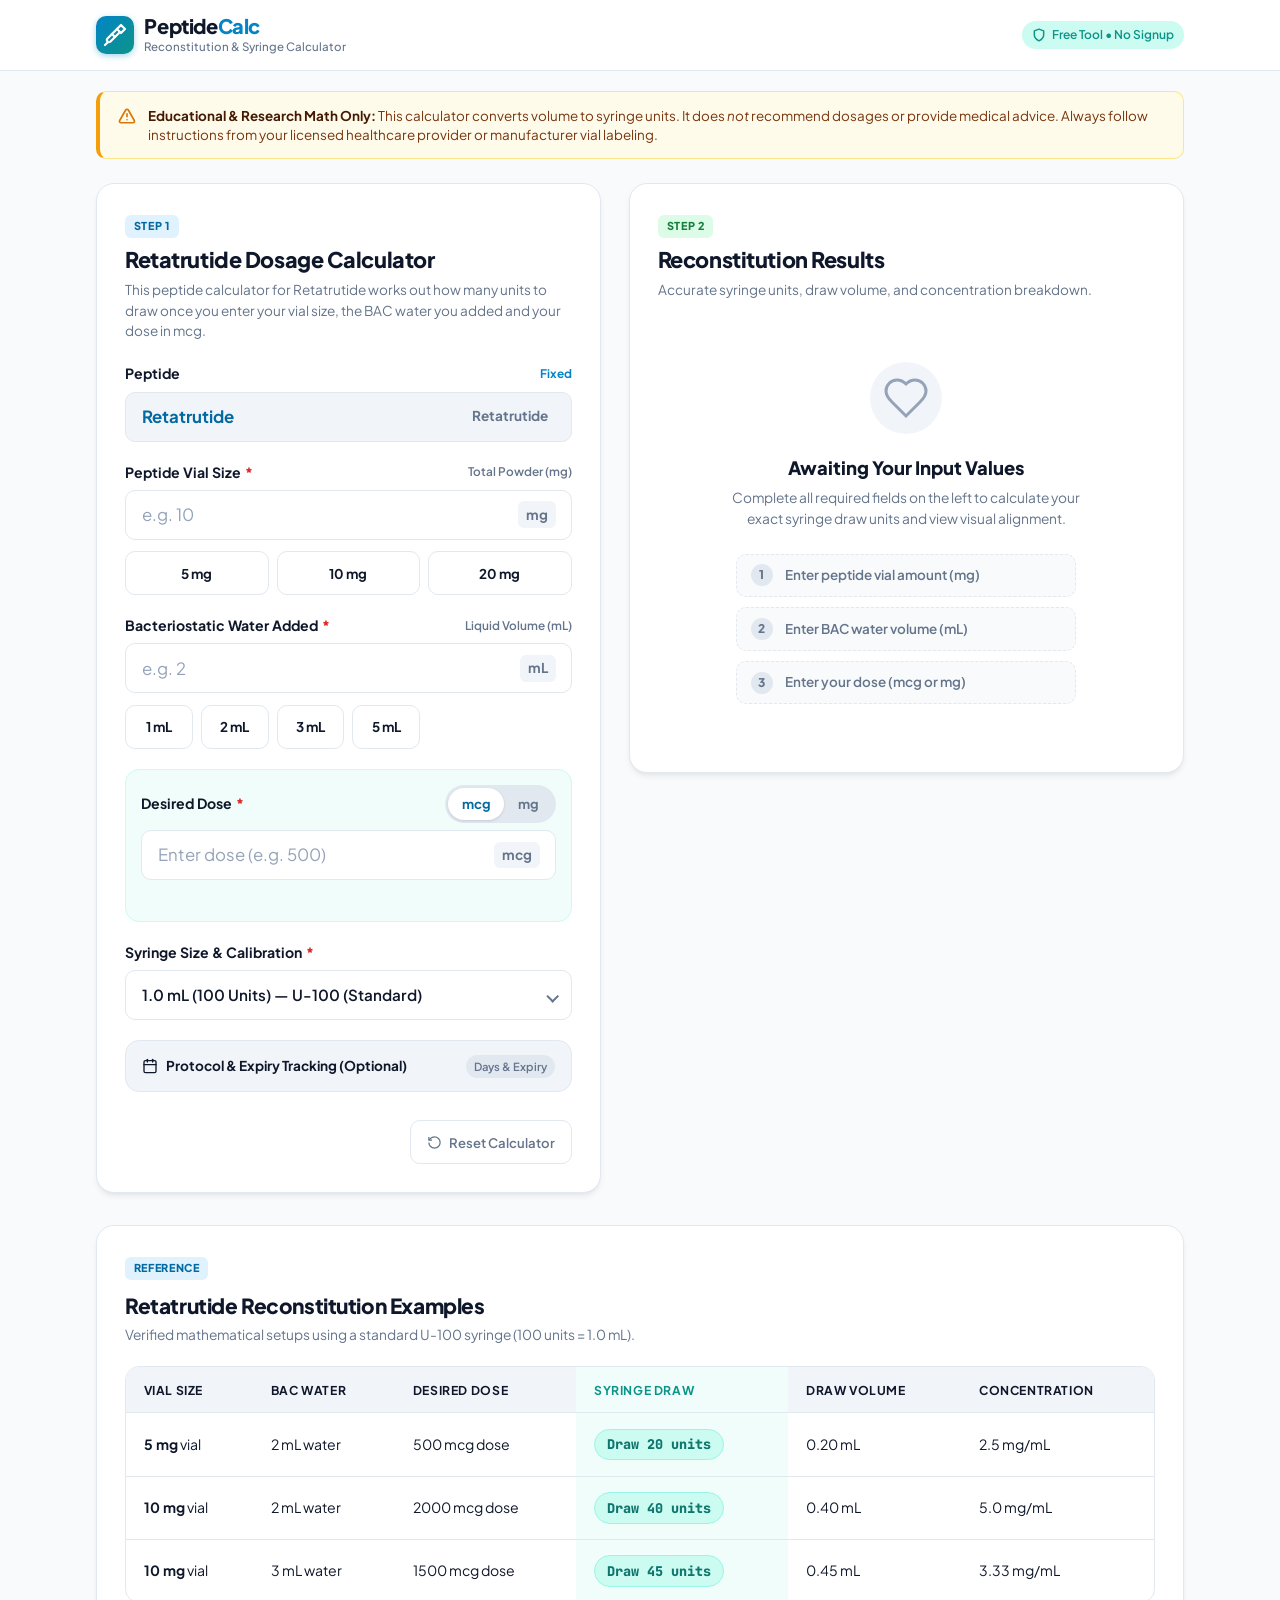
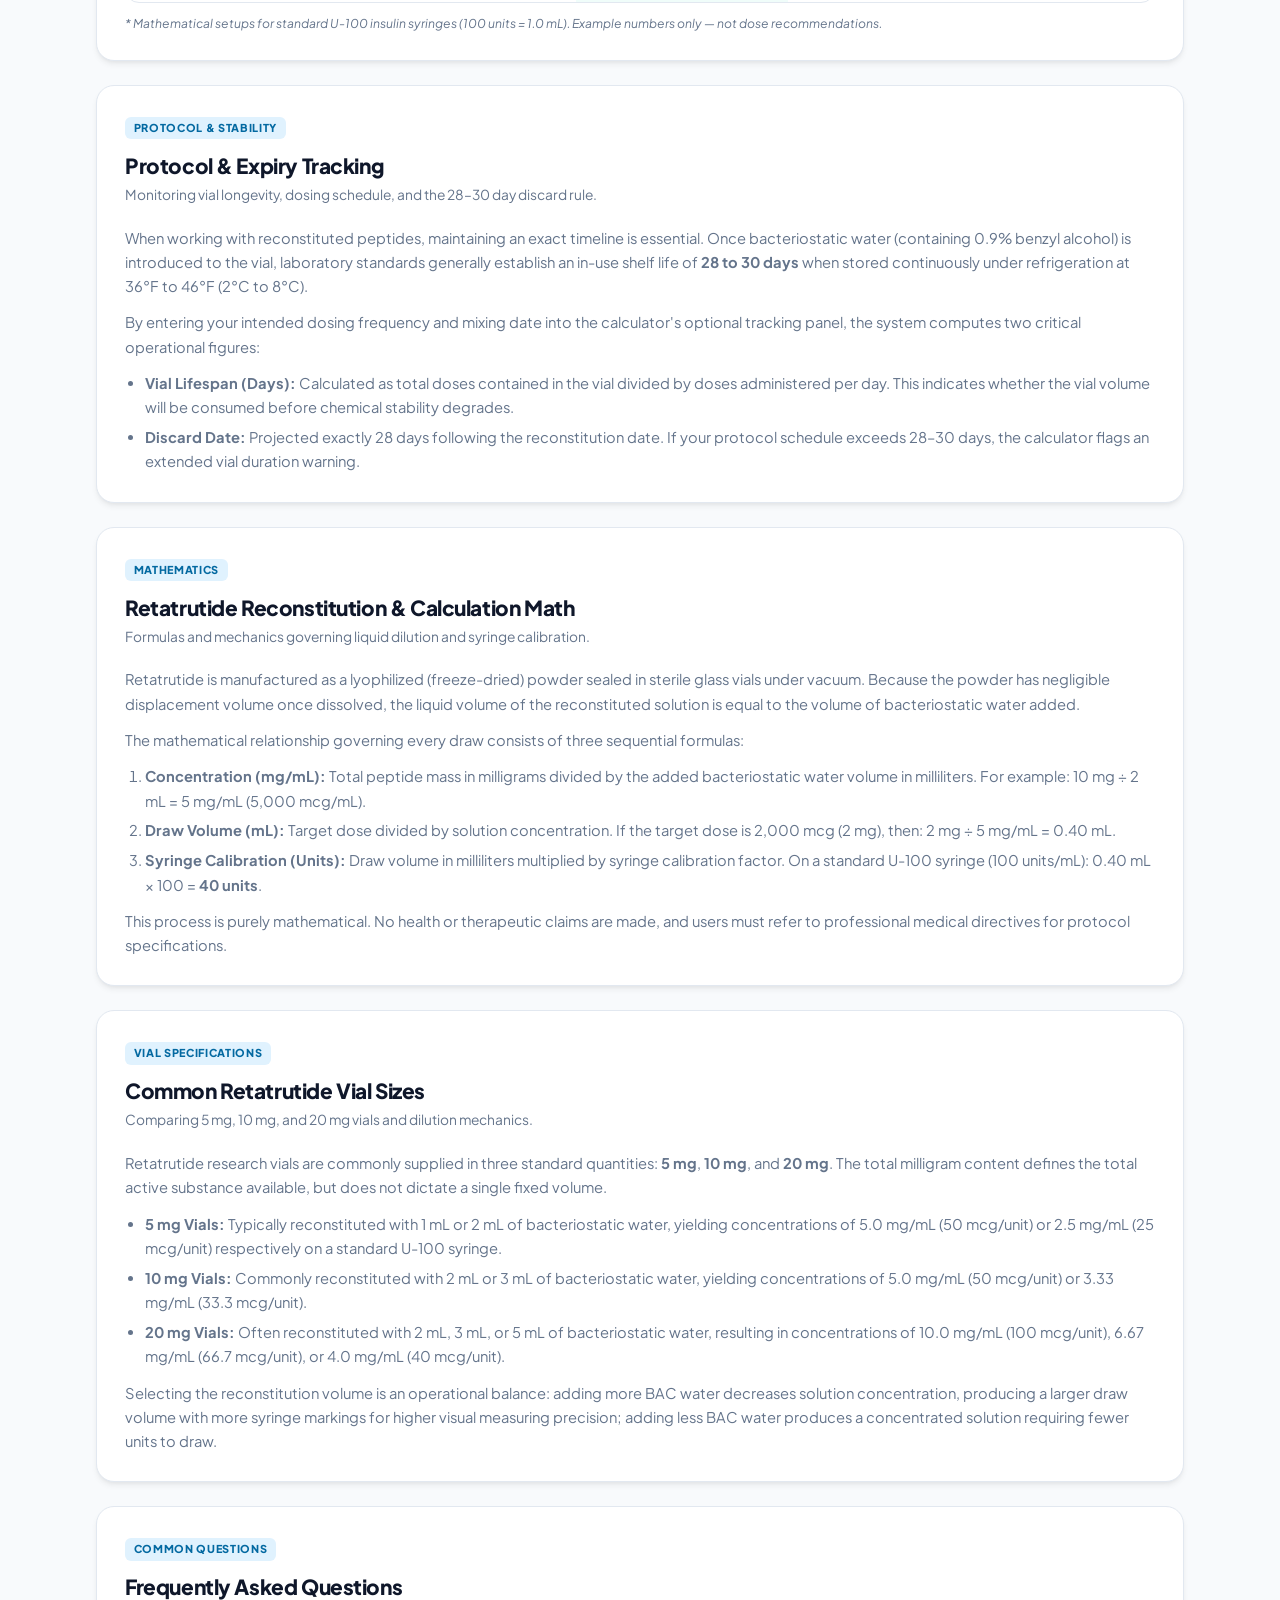
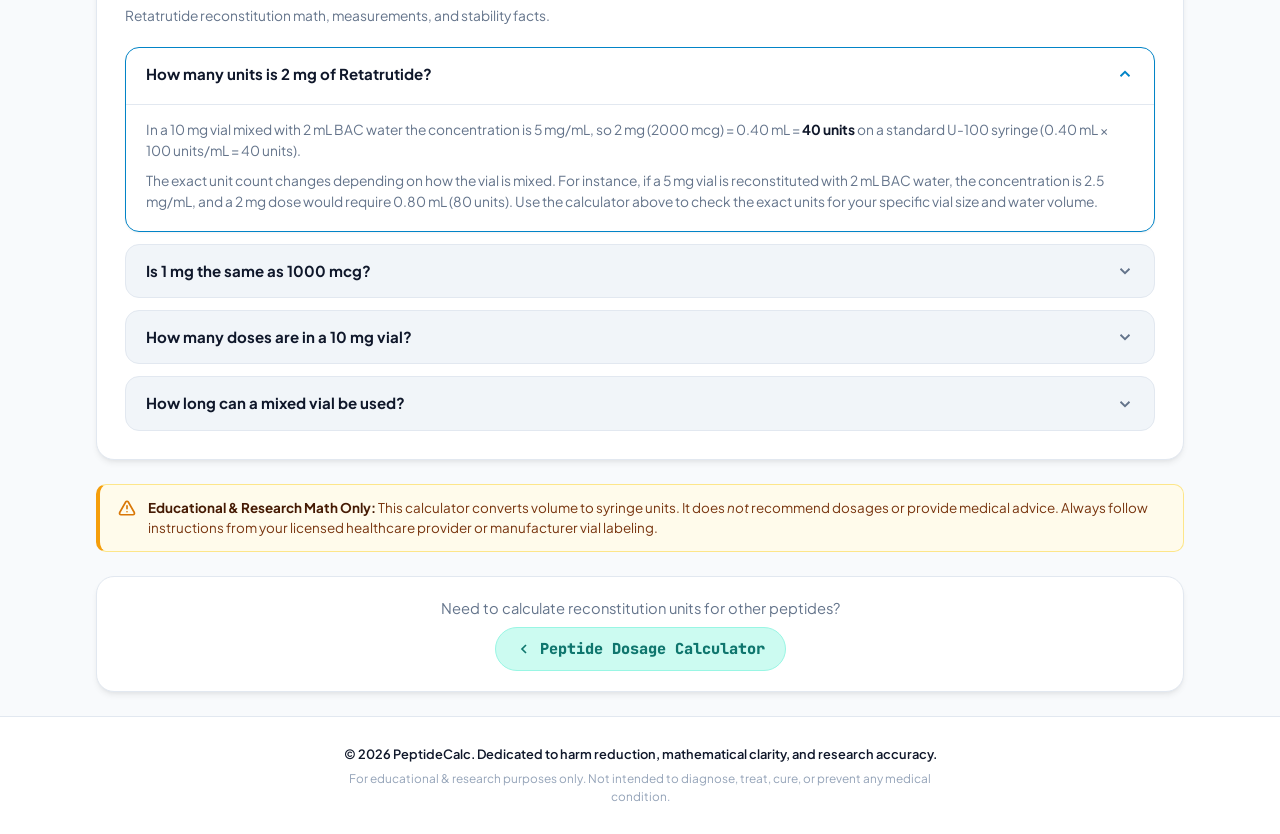
<file: retatrutide.html>
<!DOCTYPE html>
<html lang="en">
<head>
  <meta charset="UTF-8">
  <meta name="viewport" content="width=device-width, initial-scale=1.0, maximum-scale=5.0">
  <title>Retatrutide Dosage Calculator | Peptide Calculator</title>
  <meta name="description" content="Free Retatrutide reconstitution calculator. Enter your vial size, BAC water and dose to instantly see how many units to draw, doses per vial and when to discard the vial.">
  <link rel="stylesheet" href="style.css">
  <link rel="preconnect" href="https://fonts.googleapis.com">
  <link rel="preconnect" href="https://fonts.gstatic.com" crossorigin>
  <link href="https://fonts.googleapis.com/css2?family=Plus+Jakarta+Sans:wght@400;500;600;700;800&family=JetBrains+Mono:wght@500;600;700&display=swap" rel="stylesheet">
</head>
<body>
  <!-- Header / Nav -->
  <header class="site-header">
    <div class="container header-container">
      <a href="index.html" class="brand">
        <div class="brand-icon">
          <svg width="24" height="24" viewBox="0 0 24 24" fill="none" stroke="currentColor" stroke-width="2.2" stroke-linecap="round" stroke-linejoin="round">
            <path d="m18 2-4 4 4 4 4-4-4-4Z"/>
            <path d="m14 6-9.5 9.5a2.12 2.12 0 1 0 3 3L17 9"/>
            <path d="m9 11 3 3"/>
            <path d="m5 19-3 3"/>
          </svg>
        </div>
        <div class="brand-text">
          <span class="brand-title">Peptide<span class="brand-accent">Calc</span></span>
          <span class="brand-subtitle">Reconstitution & Syringe Calculator</span>
        </div>
      </a>
      <div class="header-badges">
        <span class="trust-badge">
          <svg width="14" height="14" viewBox="0 0 24 24" fill="none" stroke="currentColor" stroke-width="2.5" stroke-linecap="round" stroke-linejoin="round"><path d="M12 22s8-4 8-10V5l-8-3-8 3v7c0 6 8 10 8 10z"/></svg>
          Free Tool • No Signup
        </span>
      </div>
    </div>
  </header>

  <main class="main-content">
    <div class="container">
      
      <!-- 1. Top Disclaimer Bar (Mandatory PRD Rule) -->
      <aside class="disclaimer-banner" role="note" aria-label="Medical Disclaimer">
        <div class="disclaimer-icon">
          <svg width="18" height="18" viewBox="0 0 24 24" fill="none" stroke="currentColor" stroke-width="2.2" stroke-linecap="round" stroke-linejoin="round">
            <path d="m21.73 18-8-14a2 2 0 0 0-3.48 0l-8 14A2 2 0 0 0 4 21h16a2 2 0 0 0 1.73-3Z"/>
            <line x1="12" y1="9" x2="12" y2="13"/>
            <line x1="12" y1="17" x2="12.01" y2="17"/>
          </svg>
        </div>
        <div class="disclaimer-text">
          <strong>Educational & Research Math Only:</strong> This calculator converts volume to syringe units. It does <em>not</em> recommend dosages or provide medical advice. Always follow instructions from your licensed healthcare provider or manufacturer vial labeling.
        </div>
      </aside>

      <!-- 3. Calculator Layout Grid -->
      <div class="calculator-grid">
        
        <!-- Inputs Column -->
        <section class="card input-card" aria-labelledby="inputs-heading">
          <div class="card-header">
            <div class="step-indicator">Step 1</div>
            <!-- H1 and 2. Short Intro under H1 -->
            <h1 id="inputs-heading" class="card-title">Retatrutide Dosage Calculator</h1>
            <p class="card-desc">This peptide calculator for Retatrutide works out how many units to draw once you enter your vial size, the BAC water you added and your dose in mcg.</p>
          </div>

          <form id="calc-form" class="calc-form" onsubmit="return false;" novalidate>
            
            <!-- 1. Fixed Peptide: Retatrutide (No Dropdown) -->
            <div class="form-group">
              <div class="label-row">
                <label class="form-label">Peptide</label>
                <span class="unit-indicator" style="color: var(--primary); font-weight: 700;">Fixed</span>
              </div>
              <div class="input-with-unit">
                <input type="text" class="form-input" value="Retatrutide" readonly aria-readonly="true" tabindex="-1" style="background-color: var(--bg-card-subtle); cursor: default; font-weight: 700; color: var(--primary-hover);">
                <span class="input-suffix">Retatrutide</span>
              </div>
            </div>

            <!-- 2. Vial Size (mg) - Presets 5 mg, 10 mg and 20 mg -->
            <div class="form-group">
              <div class="label-row">
                <label for="vial-mg" class="form-label">Peptide Vial Size <span class="required-star">*</span></label>
                <span class="unit-indicator">Total Powder (mg)</span>
              </div>
              <div class="input-with-unit">
                <input type="number" id="vial-mg" class="form-input" placeholder="e.g. 10" min="0.1" step="any" required inputmode="decimal">
                <span class="input-suffix">mg</span>
              </div>
              <!-- Presets: 5 mg, 10 mg and 20 mg -->
              <div class="preset-buttons" role="group" aria-label="Vial size presets" style="grid-template-columns: repeat(3, 1fr);">
                <button type="button" class="preset-btn" data-input="vial-mg" data-val="5">5 mg</button>
                <button type="button" class="preset-btn" data-input="vial-mg" data-val="10">10 mg</button>
                <button type="button" class="preset-btn" data-input="vial-mg" data-val="20">20 mg</button>
              </div>
            </div>

            <!-- 3. BAC Water (mL) - Presets 1 mL, 2 mL, 3 mL, 5 mL -->
            <div class="form-group">
              <div class="label-row">
                <label for="bac-water" class="form-label">Bacteriostatic Water Added <span class="required-star">*</span></label>
                <span class="unit-indicator">Liquid Volume (mL)</span>
              </div>
              <div class="input-with-unit">
                <input type="number" id="bac-water" class="form-input" placeholder="e.g. 2" min="0.1" step="any" required inputmode="decimal">
                <span class="input-suffix">mL</span>
              </div>
              <!-- Presets -->
              <div class="preset-buttons" role="group" aria-label="BAC water presets">
                <button type="button" class="preset-btn" data-input="bac-water" data-val="1">1 mL</button>
                <button type="button" class="preset-btn" data-input="bac-water" data-val="2">2 mL</button>
                <button type="button" class="preset-btn" data-input="bac-water" data-val="3">3 mL</button>
                <button type="button" class="preset-btn" data-input="bac-water" data-val="5">5 mL</button>
              </div>
            </div>

            <!-- 4. Desired Dose (mcg / mg Toggle) - Never pre-filled -->
            <div class="form-group highlight-group">
              <div class="label-row">
                <label for="desired-dose" class="form-label">Desired Dose <span class="required-star">*</span></label>
                
                <!-- mcg / mg Toggle Switch -->
                <div class="unit-toggle" role="radiogroup" aria-label="Desired dose unit">
                  <button type="button" id="toggle-mcg" class="toggle-btn active" role="radio" aria-checked="true">mcg</button>
                  <button type="button" id="toggle-mg" class="toggle-btn" role="radio" aria-checked="false">mg</button>
                </div>
              </div>
              <div class="input-with-unit">
                <input type="number" id="desired-dose" class="form-input" placeholder="Enter dose (e.g. 500)" min="0.001" step="any" required inputmode="decimal">
                <span class="input-suffix" id="dose-unit-label">mcg</span>
              </div>
              <div class="dose-conversion-helper" id="dose-helper" aria-live="polite">
                <!-- Dynamically shows e.g. "500 mcg = 0.5 mg" -->
              </div>
            </div>

            <!-- 5. Syringe Size Dropdown (U-100 default) -->
            <div class="form-group">
              <div class="label-row">
                <label for="syringe-size" class="form-label">Syringe Size & Calibration <span class="required-star">*</span></label>
              </div>
              <div class="select-wrapper">
                <select id="syringe-size" class="form-select">
                  <option value="u100-100" data-units="100" data-ml="1.0" data-cal="100">1.0 mL (100 Units) — U-100 (Standard)</option>
                  <option value="u100-50" data-units="50" data-ml="0.5" data-cal="100">0.5 mL (50 Units) — U-100</option>
                  <option value="u100-30" data-units="30" data-ml="0.3" data-cal="100">0.3 mL (30 Units) — U-100</option>
                  <option value="u50-50" data-units="50" data-ml="1.0" data-cal="50">1.0 mL (50 Units) — U-50</option>
                  <option value="u40-40" data-units="40" data-ml="1.0" data-cal="40">1.0 mL (40 Units) — U-40</option>
                  <option value="u40-20" data-units="20" data-ml="0.5" data-cal="40">0.5 mL (20 Units) — U-40</option>
                </select>
              </div>
            </div>

            <!-- Optional Tracking & Protocol Accordion -->
            <details class="optional-details">
              <summary class="details-summary">
                <div class="summary-title">
                  <svg width="16" height="16" viewBox="0 0 24 24" fill="none" stroke="currentColor" stroke-width="2" stroke-linecap="round" stroke-linejoin="round">
                    <rect x="3" y="4" width="18" height="18" rx="2" ry="2"/>
                    <line x1="16" y1="2" x2="16" y2="6"/>
                    <line x1="8" y1="2" x2="8" y2="6"/>
                    <line x1="3" y1="10" x2="21" y2="10"/>
                  </svg>
                  <span>Protocol & Expiry Tracking (Optional)</span>
                </div>
                <span class="summary-badge">Days & Expiry</span>
              </summary>
              <div class="details-content">
                <div class="form-row-2">
                  <div class="form-group">
                    <label for="frequency" class="form-label">Dosing Frequency</label>
                    <select id="frequency" class="form-select">
                      <option value="">Select frequency...</option>
                      <option value="1">Once Daily (Every day)</option>
                      <option value="2">Twice Daily (2x / day)</option>
                      <option value="0.5">Every Other Day (EOD)</option>
                      <option value="0.2857">2 Times per Week</option>
                      <option value="0.4286">3 Times per Week</option>
                      <option value="0.142857">Once Weekly (1x / week)</option>
                    </select>
                  </div>
                  <div class="form-group">
                    <label for="mix-date" class="form-label">Reconstitution Date</label>
                    <input type="date" id="mix-date" class="form-input">
                  </div>
                </div>
              </div>
            </details>

            <!-- Reset Button -->
            <div class="form-actions">
              <button type="button" id="btn-reset" class="btn-secondary">
                <svg width="15" height="15" viewBox="0 0 24 24" fill="none" stroke="currentColor" stroke-width="2"><path d="M3 12a9 9 0 1 0 9-9 9.75 9.75 0 0 0-6.74 2.74L3 8"/><path d="M3 3v5h5"/></svg>
                Reset Calculator
              </button>
            </div>
          </form>
        </section>

        <!-- Results Column -->
        <section class="card result-card" aria-labelledby="results-heading">
          <div class="card-header">
            <div class="step-indicator success">Step 2</div>
            <h2 id="results-heading" class="card-title">Reconstitution Results</h2>
            <p class="card-desc">Accurate syringe units, draw volume, and concentration breakdown.</p>
          </div>

          <!-- Empty State (Shown when inputs are missing) -->
          <div id="empty-state" class="empty-state">
            <div class="empty-icon">
              <svg width="48" height="48" viewBox="0 0 24 24" fill="none" stroke="currentColor" stroke-width="1.5">
                <path d="M19 14c1.49-1.46 3-3.21 3-5.5A5.5 5.5 0 0 0 16.5 3c-1.76 0-3 .5-4.5 2-1.5-1.5-2.74-2-4.5-2A5.5 5.5 0 0 0 2 8.5c0 2.3 1.5 4.05 3 5.5l7 7Z"/>
              </svg>
            </div>
            <h3 class="empty-title">Awaiting Your Input Values</h3>
            <p class="empty-text">Complete all required fields on the left to calculate your exact syringe draw units and view visual alignment.</p>
            <div class="checklist">
              <div class="checklist-item" id="check-vial">
                <span class="check-bullet">1</span> Enter peptide vial amount (mg)
              </div>
              <div class="checklist-item" id="check-water">
                <span class="check-bullet">2</span> Enter BAC water volume (mL)
              </div>
              <div class="checklist-item" id="check-dose">
                <span class="check-bullet">3</span> Enter your dose (mcg or mg)
              </div>
            </div>
          </div>

          <!-- Active Calculation Container (Hidden until all inputs filled) -->
          <div id="results-container" class="results-container" style="display: none;">
            
            <!-- Smart Safety Warnings Area -->
            <div id="warnings-area" class="warnings-area" aria-live="assertive">
              <!-- Over Capacity Warning -->
              <div id="warn-overcapacity" class="alert-box alert-danger" style="display: none;">
                <div class="alert-icon">
                  <svg width="20" height="20" viewBox="0 0 24 24" fill="none" stroke="currentColor" stroke-width="2.5"><circle cx="12" cy="12" r="10"/><line x1="12" y1="8" x2="12" y2="12"/><line x1="12" y1="16" x2="12.01" y2="16"/></svg>
                </div>
                <div class="alert-body">
                  <h4 class="alert-title">Dose Exceeds Syringe Capacity!</h4>
                  <p class="alert-text" id="overcapacity-text">
                    This dose requires <strong id="overcapacity-units">0</strong> units (<span id="overcapacity-ml">0</span> mL), but your selected syringe only holds <span id="overcapacity-max">0</span> units.
                  </p>
                  <div class="alert-actions">
                    <strong>Recommended Solutions:</strong>
                    <ul class="alert-solutions">
                      <li>Switch to a larger syringe (e.g. 0.5 mL or 1.0 mL) in the dropdown.</li>
                      <li>Or reconstitute with less BAC water to create a more concentrated solution.</li>
                    </ul>
                  </div>
                </div>
              </div>

              <!-- mg / mcg Mistake Guard -->
              <div id="warn-mistake-guard" class="alert-box alert-warning" style="display: none;">
                <div class="alert-icon">
                  <svg width="20" height="20" viewBox="0 0 24 24" fill="none" stroke="currentColor" stroke-width="2.5"><path d="m21.73 18-8-14a2 2 0 0 0-3.48 0l-8 14A2 2 0 0 0 4 21h16a2 2 0 0 0 1.73-3Z"/><line x1="12" y1="9" x2="12" y2="13"/><line x1="12" y1="17" x2="12.01" y2="17"/></svg>
                </div>
                <div class="alert-body">
                  <h4 class="alert-title">Possible Unit Mistake (mg vs. mcg)</h4>
                  <p class="alert-text" id="mistake-guard-text">
                    The requested dose of <strong id="mistake-dose-val"></strong> seems unusually large for peptide protocols and would require an excessive number of units or vials.
                  </p>
                  <div class="mistake-actions">
                    <button type="button" id="btn-fix-unit" class="btn-action-fix">
                      Switch dose to <span id="mistake-mcg-fix"></span> mcg instead
                    </button>
                    <span class="mistake-hint">Most peptide doses are prescribed in micrograms (mcg), not milligrams (mg).</span>
                  </div>
                </div>
              </div>

              <!-- Small Volume Caution (< 5 Units) -->
              <div id="warn-low-volume" class="alert-box alert-info" style="display: none;">
                <div class="alert-icon">
                  <svg width="18" height="18" viewBox="0 0 24 24" fill="none" stroke="currentColor" stroke-width="2"><circle cx="12" cy="12" r="10"/><line x1="12" y1="16" x2="12" y2="12"/><line x1="12" y1="8" x2="12.01" y2="8"/></svg>
                </div>
                <div class="alert-body">
                  <h4 class="alert-title">Low Volume Tip (&lt; 5 Units)</h4>
                  <p class="alert-text" id="low-volume-text">
                    Drawing under 5 units can be difficult to measure precisely on standard syringes. Consider adding more BAC water when mixing to yield a larger, easier-to-read volume.
                  </p>
                </div>
              </div>

              <!-- 30-Day Expiry Safety Flag -->
              <div id="warn-expiry" class="alert-box alert-warning" style="display: none;">
                <div class="alert-icon">
                  <svg width="18" height="18" viewBox="0 0 24 24" fill="none" stroke="currentColor" stroke-width="2"><circle cx="12" cy="12" r="10"/><polyline points="12 6 12 12 16 14"/></svg>
                </div>
                <div class="alert-body">
                  <h4 class="alert-title">Extended Vial Duration Warning</h4>
                  <p class="alert-text">
                    At your current frequency, this vial will last over 30 days. Reconstituted peptides generally maintain optimal stability for <strong>28–30 days</strong> under refrigeration. Consider mixing smaller quantities or half-vials.
                  </p>
                </div>
              </div>
            </div>

            <!-- Hero Output: Units To Draw -->
            <div class="hero-result" id="hero-result-card">
              <span class="hero-label">YOUR EXACT SYRINGE DOSE</span>
              <div class="hero-number-wrap">
                <span class="hero-number" id="out-units">0</span>
                <span class="hero-unit">UNITS</span>
              </div>
              <div class="hero-subtext">
                Pull plunger until the leading stopper ring hits <strong id="out-sub-units">0 units</strong> (<span id="out-volume-ml">0.00 mL</span>)
              </div>
              <div class="fraction-note" id="fraction-note" style="display: none;">
                <!-- e.g. "Note: 8.33 units is between 8 and 8.5 units" -->
              </div>
            </div>

            <!-- Visual Syringe Container -->
            <div class="syringe-section">
              <div class="section-subhead">
                <span class="subhead-title">Interactive Visual Syringe</span>
                <span class="subhead-meta" id="syringe-cal-label">1.0 mL U-100 Syringe</span>
              </div>

              <!-- Syringe SVG Canvas -->
              <div class="syringe-viewport">
                <div class="syringe-wrapper" id="syringe-svg-container">
                  <!-- Generated via script.js -->
                </div>
              </div>

              <!-- Magnified Stopper View -->
              <div class="magnifier-panel">
                <div class="magnifier-header">
                  <div class="magnifier-badge">
                    <svg width="14" height="14" viewBox="0 0 24 24" fill="none" stroke="currentColor" stroke-width="2.5"><circle cx="11" cy="11" r="8"/><line x1="21" y1="21" x2="16.65" y2="16.65"/><line x1="11" y1="8" x2="11" y2="14"/><line x1="8" y1="11" x2="14" y2="11"/></svg>
                    Zoomed Stopper View (Fridge Alignment Check)
                  </div>
                  <span class="magnifier-tip">Align the leading rubber ring to the target mark</span>
                </div>
                <div class="magnifier-canvas-wrap" id="magnifier-container">
                  <!-- Magnifier SVG generated via script.js -->
                </div>
              </div>
            </div>

            <!-- Key Metrics Grid -->
            <div class="metrics-grid">
              <div class="metric-card">
                <div class="metric-icon blue">
                  <svg width="18" height="18" viewBox="0 0 24 24" fill="none" stroke="currentColor" stroke-width="2"><path d="M12 2.69l5.66 5.66a8 8 0 1 1-11.31 0z"/></svg>
                </div>
                <div class="metric-info">
                  <span class="metric-label">Draw Volume</span>
                  <span class="metric-value" id="out-metric-ml">0.00 mL</span>
                  <span class="metric-hint">Liquid to inject</span>
                </div>
              </div>

              <div class="metric-card">
                <div class="metric-icon teal">
                  <svg width="18" height="18" viewBox="0 0 24 24" fill="none" stroke="currentColor" stroke-width="2"><path d="M21 16V8a2 2 0 0 0-1-1.73l-7-4a2 2 0 0 0-2 0l-7 4A2 2 0 0 0 3 8v8a2 2 0 0 0 1 1.73l7 4a2 2 0 0 0 2 0l7-4A2 2 0 0 0 21 16z"/></svg>
                </div>
                <div class="metric-info">
                  <span class="metric-label">Concentration</span>
                  <span class="metric-value" id="out-concentration-mg">0.00 mg/mL</span>
                  <span class="metric-hint" id="out-concentration-mcg">0 mcg/mL</span>
                </div>
              </div>

              <div class="metric-card">
                <div class="metric-icon indigo">
                  <svg width="18" height="18" viewBox="0 0 24 24" fill="none" stroke="currentColor" stroke-width="2"><circle cx="12" cy="12" r="10"/><path d="m4.93 4.93 4.24 4.24"/><path d="m14.83 9.17 4.24-4.24"/><path d="m14.83 14.83 4.24 4.24"/><path d="m9.17 14.83-4.24 4.24"/></svg>
                </div>
                <div class="metric-info">
                  <span class="metric-label">Micrograms per Unit</span>
                  <span class="metric-value" id="out-mcg-per-unit">0.0 mcg</span>
                  <span class="metric-hint">Each syringe tick</span>
                </div>
              </div>

              <div class="metric-card">
                <div class="metric-icon purple">
                  <svg width="18" height="18" viewBox="0 0 24 24" fill="none" stroke="currentColor" stroke-width="2"><rect x="3" y="3" width="18" height="18" rx="2"/><path d="M3 9h18"/><path d="M9 21V9"/></svg>
                </div>
                <div class="metric-info">
                  <span class="metric-label">Total Doses per Vial</span>
                  <span class="metric-value" id="out-doses-per-vial">0</span>
                  <span class="metric-hint">Based on vial mg</span>
                </div>
              </div>
            </div>

            <!-- Optional Protocol Stats (if frequency/date filled) -->
            <div id="protocol-stats-box" class="protocol-stats-box" style="display: none;">
              <div class="protocol-stat-item" id="stat-duration-wrap" style="display: none;">
                <span class="stat-label">Vial Estimated Lifespan:</span>
                <span class="stat-val" id="out-lifespan-days">0 Days</span>
              </div>
              <div class="protocol-stat-item" id="stat-discard-wrap" style="display: none;">
                <span class="stat-label">Recommended Discard Date:</span>
                <span class="stat-val" id="out-discard-date">—</span>
                <span class="stat-sub">(28 days post-mix)</span>
              </div>
            </div>

            <!-- Bottom Disclaimer Under Result Card (Mandatory PRD Rule) -->
            <div class="result-disclaimer-note">
              <svg width="14" height="14" viewBox="0 0 24 24" fill="none" stroke="currentColor" stroke-width="2"><circle cx="12" cy="12" r="10"/><line x1="12" y1="16" x2="12" y2="12"/><line x1="12" y1="8" x2="12.01" y2="8"/></svg>
              <span><strong>Medical Safety Note:</strong> All results are mathematical conversions based on your inputs. They do not constitute dosing guidance. Always verify with your physician or pharmacist before administration.</span>
            </div>

          </div>
        </section>

      </div>

      <!-- 4. Examples Table Section -->
      <section class="card content-section" id="examples" aria-labelledby="examples-title">
        <div class="section-header">
          <div class="step-indicator">Reference</div>
          <h2 id="examples-title" class="section-title">Retatrutide Reconstitution Examples</h2>
          <p class="section-desc">Verified mathematical setups using a standard U-100 syringe (100 units = 1.0 mL).</p>
        </div>

        <div class="table-scroll-hint">
          <svg width="14" height="14" viewBox="0 0 24 24" fill="none" stroke="currentColor" stroke-width="2.5"><line x1="5" y1="12" x2="19" y2="12"/><polyline points="12 5 19 12 12 19"/></svg>
          <span>Scroll sideways on mobile to view full table</span>
        </div>

        <div class="table-responsive">
          <table class="examples-table">
            <thead>
              <tr>
                <th scope="col">Vial Size</th>
                <th scope="col">BAC Water</th>
                <th scope="col">Desired Dose</th>
                <th scope="col" class="th-result">Syringe Draw</th>
                <th scope="col">Draw Volume</th>
                <th scope="col">Concentration</th>
              </tr>
            </thead>
            <tbody>
              <tr>
                <td><strong>5 mg</strong> vial</td>
                <td>2 mL water</td>
                <td>500 mcg dose</td>
                <td class="td-result">
                  <span class="draw-pill">Draw 20 units</span>
                </td>
                <td>0.20 mL</td>
                <td>2.5 mg/mL</td>
              </tr>
              <tr>
                <td><strong>10 mg</strong> vial</td>
                <td>2 mL water</td>
                <td>2000 mcg dose</td>
                <td class="td-result">
                  <span class="draw-pill">Draw 40 units</span>
                </td>
                <td>0.40 mL</td>
                <td>5.0 mg/mL</td>
              </tr>
              <tr>
                <td><strong>10 mg</strong> vial</td>
                <td>3 mL water</td>
                <td>1500 mcg dose</td>
                <td class="td-result">
                  <span class="draw-pill">Draw 45 units</span>
                </td>
                <td>0.45 mL</td>
                <td>3.33 mg/mL</td>
              </tr>
            </tbody>
          </table>
        </div>

        <p class="table-caption">
          * Mathematical setups for standard U-100 insulin syringes (100 units = 1.0 mL). Example numbers only — not dose recommendations.
        </p>
      </section>

      <!-- 5. Protocol & Expiry Tracking Section -->
      <section class="card content-section" id="protocol-expiry" aria-labelledby="protocol-title">
        <div class="section-header">
          <div class="step-indicator">Protocol & Stability</div>
          <h2 id="protocol-title" class="section-title">Protocol & Expiry Tracking</h2>
          <p class="section-desc">Monitoring vial longevity, dosing schedule, and the 28–30 day discard rule.</p>
        </div>
        <div style="font-size: 0.92rem; color: var(--text-muted); line-height: 1.65; display: flex; flex-direction: column; gap: 0.75rem;">
          <p>When working with reconstituted peptides, maintaining an exact timeline is essential. Once bacteriostatic water (containing 0.9% benzyl alcohol) is introduced to the vial, laboratory standards generally establish an in-use shelf life of <strong>28 to 30 days</strong> when stored continuously under refrigeration at 36°F to 46°F (2°C to 8°C).</p>
          <p>By entering your intended dosing frequency and mixing date into the calculator's optional tracking panel, the system computes two critical operational figures:</p>
          <ul style="margin-left: 1.25rem; display: flex; flex-direction: column; gap: 0.35rem;">
            <li><strong>Vial Lifespan (Days):</strong> Calculated as total doses contained in the vial divided by doses administered per day. This indicates whether the vial volume will be consumed before chemical stability degrades.</li>
            <li><strong>Discard Date:</strong> Projected exactly 28 days following the reconstitution date. If your protocol schedule exceeds 28–30 days, the calculator flags an extended vial duration warning.</li>
          </ul>
        </div>
      </section>

      <!-- 6. Overview Section About Retatrutide Vials & Reconstitution Maths Only -->
      <section class="card content-section" id="overview" aria-labelledby="overview-title">
        <div class="section-header">
          <div class="step-indicator">Mathematics</div>
          <h2 id="overview-title" class="section-title">Retatrutide Reconstitution & Calculation Math</h2>
          <p class="section-desc">Formulas and mechanics governing liquid dilution and syringe calibration.</p>
        </div>
        <div style="font-size: 0.92rem; color: var(--text-muted); line-height: 1.65; display: flex; flex-direction: column; gap: 0.75rem;">
          <p>Retatrutide is manufactured as a lyophilized (freeze-dried) powder sealed in sterile glass vials under vacuum. Because the powder has negligible displacement volume once dissolved, the liquid volume of the reconstituted solution is equal to the volume of bacteriostatic water added.</p>
          <p>The mathematical relationship governing every draw consists of three sequential formulas:</p>
          <ol style="margin-left: 1.25rem; display: flex; flex-direction: column; gap: 0.35rem;">
            <li><strong>Concentration (mg/mL):</strong> Total peptide mass in milligrams divided by the added bacteriostatic water volume in milliliters. For example: 10 mg ÷ 2 mL = 5 mg/mL (5,000 mcg/mL).</li>
            <li><strong>Draw Volume (mL):</strong> Target dose divided by solution concentration. If the target dose is 2,000 mcg (2 mg), then: 2 mg ÷ 5 mg/mL = 0.40 mL.</li>
            <li><strong>Syringe Calibration (Units):</strong> Draw volume in milliliters multiplied by syringe calibration factor. On a standard U-100 syringe (100 units/mL): 0.40 mL × 100 = <strong>40 units</strong>.</li>
          </ol>
          <p>This process is purely mathematical. No health or therapeutic claims are made, and users must refer to professional medical directives for protocol specifications.</p>
        </div>
      </section>

      <!-- 7. Common Retatrutide Vial Sizes Section (5 mg, 10 mg, 20 mg) -->
      <section class="card content-section" id="vial-sizes" aria-labelledby="vial-sizes-title">
        <div class="section-header">
          <div class="step-indicator">Vial Specifications</div>
          <h2 id="vial-sizes-title" class="section-title">Common Retatrutide Vial Sizes</h2>
          <p class="section-desc">Comparing 5 mg, 10 mg, and 20 mg vials and dilution mechanics.</p>
        </div>
        <div style="font-size: 0.92rem; color: var(--text-muted); line-height: 1.65; display: flex; flex-direction: column; gap: 0.75rem;">
          <p>Retatrutide research vials are commonly supplied in three standard quantities: <strong>5 mg</strong>, <strong>10 mg</strong>, and <strong>20 mg</strong>. The total milligram content defines the total active substance available, but does not dictate a single fixed volume.</p>
          <ul style="margin-left: 1.25rem; display: flex; flex-direction: column; gap: 0.35rem;">
            <li><strong>5 mg Vials:</strong> Typically reconstituted with 1 mL or 2 mL of bacteriostatic water, yielding concentrations of 5.0 mg/mL (50 mcg/unit) or 2.5 mg/mL (25 mcg/unit) respectively on a standard U-100 syringe.</li>
            <li><strong>10 mg Vials:</strong> Commonly reconstituted with 2 mL or 3 mL of bacteriostatic water, yielding concentrations of 5.0 mg/mL (50 mcg/unit) or 3.33 mg/mL (33.3 mcg/unit).</li>
            <li><strong>20 mg Vials:</strong> Often reconstituted with 2 mL, 3 mL, or 5 mL of bacteriostatic water, resulting in concentrations of 10.0 mg/mL (100 mcg/unit), 6.67 mg/mL (66.7 mcg/unit), or 4.0 mg/mL (40 mcg/unit).</li>
          </ul>
          <p>Selecting the reconstitution volume is an operational balance: adding more BAC water decreases solution concentration, producing a larger draw volume with more syringe markings for higher visual measuring precision; adding less BAC water produces a concentrated solution requiring fewer units to draw.</p>
        </div>
      </section>

      <!-- 8. FAQ Accordion Section -->
      <section class="card content-section" id="faq" aria-labelledby="faq-title">
        <div class="section-header">
          <div class="step-indicator">Common Questions</div>
          <h2 id="faq-title" class="section-title">Frequently Asked Questions</h2>
          <p class="section-desc">Retatrutide reconstitution math, measurements, and stability facts.</p>
        </div>

        <div class="faq-list">
          <details class="faq-item" open>
            <summary class="faq-summary">
              <span class="faq-question-text">How many units is 2 mg of Retatrutide?</span>
              <span class="faq-chevron" aria-hidden="true">
                <svg width="18" height="18" viewBox="0 0 24 24" fill="none" stroke="currentColor" stroke-width="2.5"><polyline points="6 9 12 15 18 9"/></svg>
              </span>
            </summary>
            <div class="faq-answer">
              <p>In a 10 mg vial mixed with 2 mL BAC water the concentration is 5 mg/mL, so 2 mg (2000 mcg) = 0.40 mL = <strong>40 units</strong> on a standard U-100 syringe (0.40 mL × 100 units/mL = 40 units).</p>
              <p style="margin-top: 0.5rem;">The exact unit count changes depending on how the vial is mixed. For instance, if a 5 mg vial is reconstituted with 2 mL BAC water, the concentration is 2.5 mg/mL, and a 2 mg dose would require 0.80 mL (80 units). Use the calculator above to check the exact units for your specific vial size and water volume.</p>
            </div>
          </details>

          <details class="faq-item">
            <summary class="faq-summary">
              <span class="faq-question-text">Is 1 mg the same as 1000 mcg?</span>
              <span class="faq-chevron" aria-hidden="true">
                <svg width="18" height="18" viewBox="0 0 24 24" fill="none" stroke="currentColor" stroke-width="2.5"><polyline points="6 9 12 15 18 9"/></svg>
              </span>
            </summary>
            <div class="faq-answer">
              <p><strong>Yes: 1 mg = 1000 mcg</strong> (pure metric conversion). The calculator asks for the dose in mcg by default, but also includes a quick mcg/mg toggle. To convert milligrams to micrograms, multiply by 1,000 (e.g. 1 mg × 1,000 = 1,000 mcg). To convert micrograms to milligrams, divide by 1,000 (e.g. 1,000 mcg ÷ 1,000 = 1 mg).</p>
            </div>
          </details>

          <details class="faq-item">
            <summary class="faq-summary">
              <span class="faq-question-text">How many doses are in a 10 mg vial?</span>
              <span class="faq-chevron" aria-hidden="true">
                <svg width="18" height="18" viewBox="0 0 24 24" fill="none" stroke="currentColor" stroke-width="2.5"><polyline points="6 9 12 15 18 9"/></svg>
              </span>
            </summary>
            <div class="faq-answer">
              <p>The total doses in a vial is calculated by dividing total vial milligrams by the dose amount in milligrams. For example, at 2 mg per dose, a 10 mg vial holds exactly <strong>5 doses</strong> (10 mg ÷ 2 mg = 5 doses). If the dose is 1 mg (1,000 mcg), the vial holds 10 doses (10 mg ÷ 1 mg = 10 doses). This is a purely mathematical relationship based on vial content.</p>
            </div>
          </details>

          <details class="faq-item">
            <summary class="faq-summary">
              <span class="faq-question-text">How long can a mixed vial be used?</span>
              <span class="faq-chevron" aria-hidden="true">
                <svg width="18" height="18" viewBox="0 0 24 24" fill="none" stroke="currentColor" stroke-width="2.5"><polyline points="6 9 12 15 18 9"/></svg>
              </span>
            </summary>
            <div class="faq-answer">
              <p>Once reconstituted with bacteriostatic water, a mixed vial is generally used within <strong>28–30 days</strong> when stored continuously refrigerated at 36°F to 46°F (2°C to 8°C). The calculator shows your projected vial days and discard date using this 28–30 day guidance in the optional protocol tracking section.</p>
            </div>
          </details>
        </div>
      </section>

      <!-- 9. Safety Disclaimer (Same as other pages) -->
      <aside class="disclaimer-banner" role="note" aria-label="Medical Disclaimer">
        <div class="disclaimer-icon">
          <svg width="18" height="18" viewBox="0 0 24 24" fill="none" stroke="currentColor" stroke-width="2.2" stroke-linecap="round" stroke-linejoin="round">
            <path d="m21.73 18-8-14a2 2 0 0 0-3.48 0l-8 14A2 2 0 0 0 4 21h16a2 2 0 0 0 1.73-3Z"/>
            <line x1="12" y1="9" x2="12" y2="13"/>
            <line x1="12" y1="17" x2="12.01" y2="17"/>
          </svg>
        </div>
        <div class="disclaimer-text">
          <strong>Educational & Research Math Only:</strong> This calculator converts volume to syringe units. It does <em>not</em> recommend dosages or provide medical advice. Always follow instructions from your licensed healthcare provider or manufacturer vial labeling.
        </div>
      </aside>

      <!-- 9b. Link Back to Main Calculator -->
      <nav class="card content-section" aria-label="Related Calculators" style="text-align: center; padding: 1.25rem;">
        <p style="font-size: 0.92rem; color: var(--text-muted); margin-bottom: 0.5rem;">Need to calculate reconstitution units for other peptides?</p>
        <div style="display: flex; justify-content: center; gap: 0.75rem; flex-wrap: wrap;">
          <a href="index.html" class="draw-pill" style="display: inline-flex; align-items: center; gap: 0.5rem; text-decoration: none; font-size: 0.95rem; padding: 0.6rem 1.25rem;">
            <svg width="16" height="16" viewBox="0 0 24 24" fill="none" stroke="currentColor" stroke-width="2.5"><polyline points="15 18 9 12 15 6"/></svg>
            Peptide Dosage Calculator
          </a>
        </div>
      </nav>

    </div>
  </main>

  <footer class="site-footer">
    <div class="container footer-container">
      <p class="footer-copy">© 2026 PeptideCalc. Dedicated to harm reduction, mathematical clarity, and research accuracy.</p>
      <p class="footer-legal">For educational & research purposes only. Not intended to diagnose, treat, cure, or prevent any medical condition.</p>
    </div>
  </footer>

  <script src="script.js"></script>
</body>
</html>
</file>
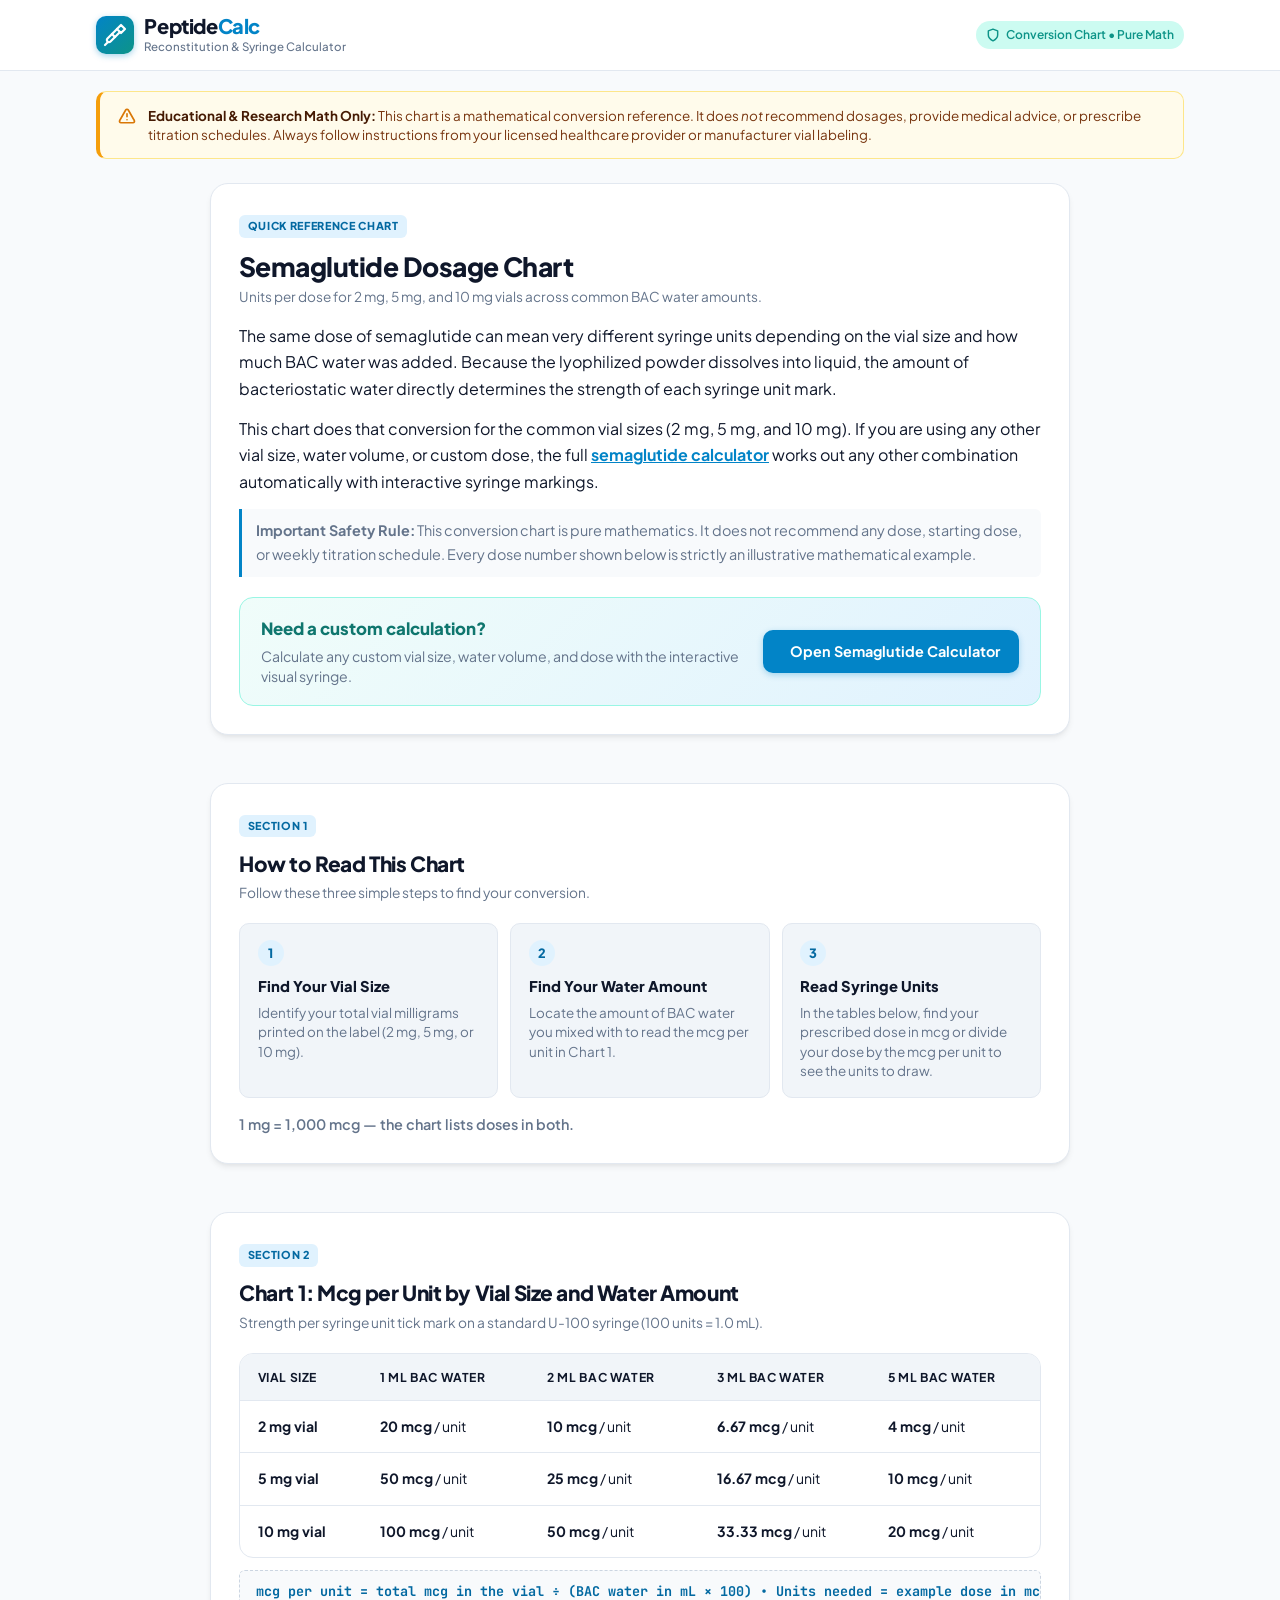
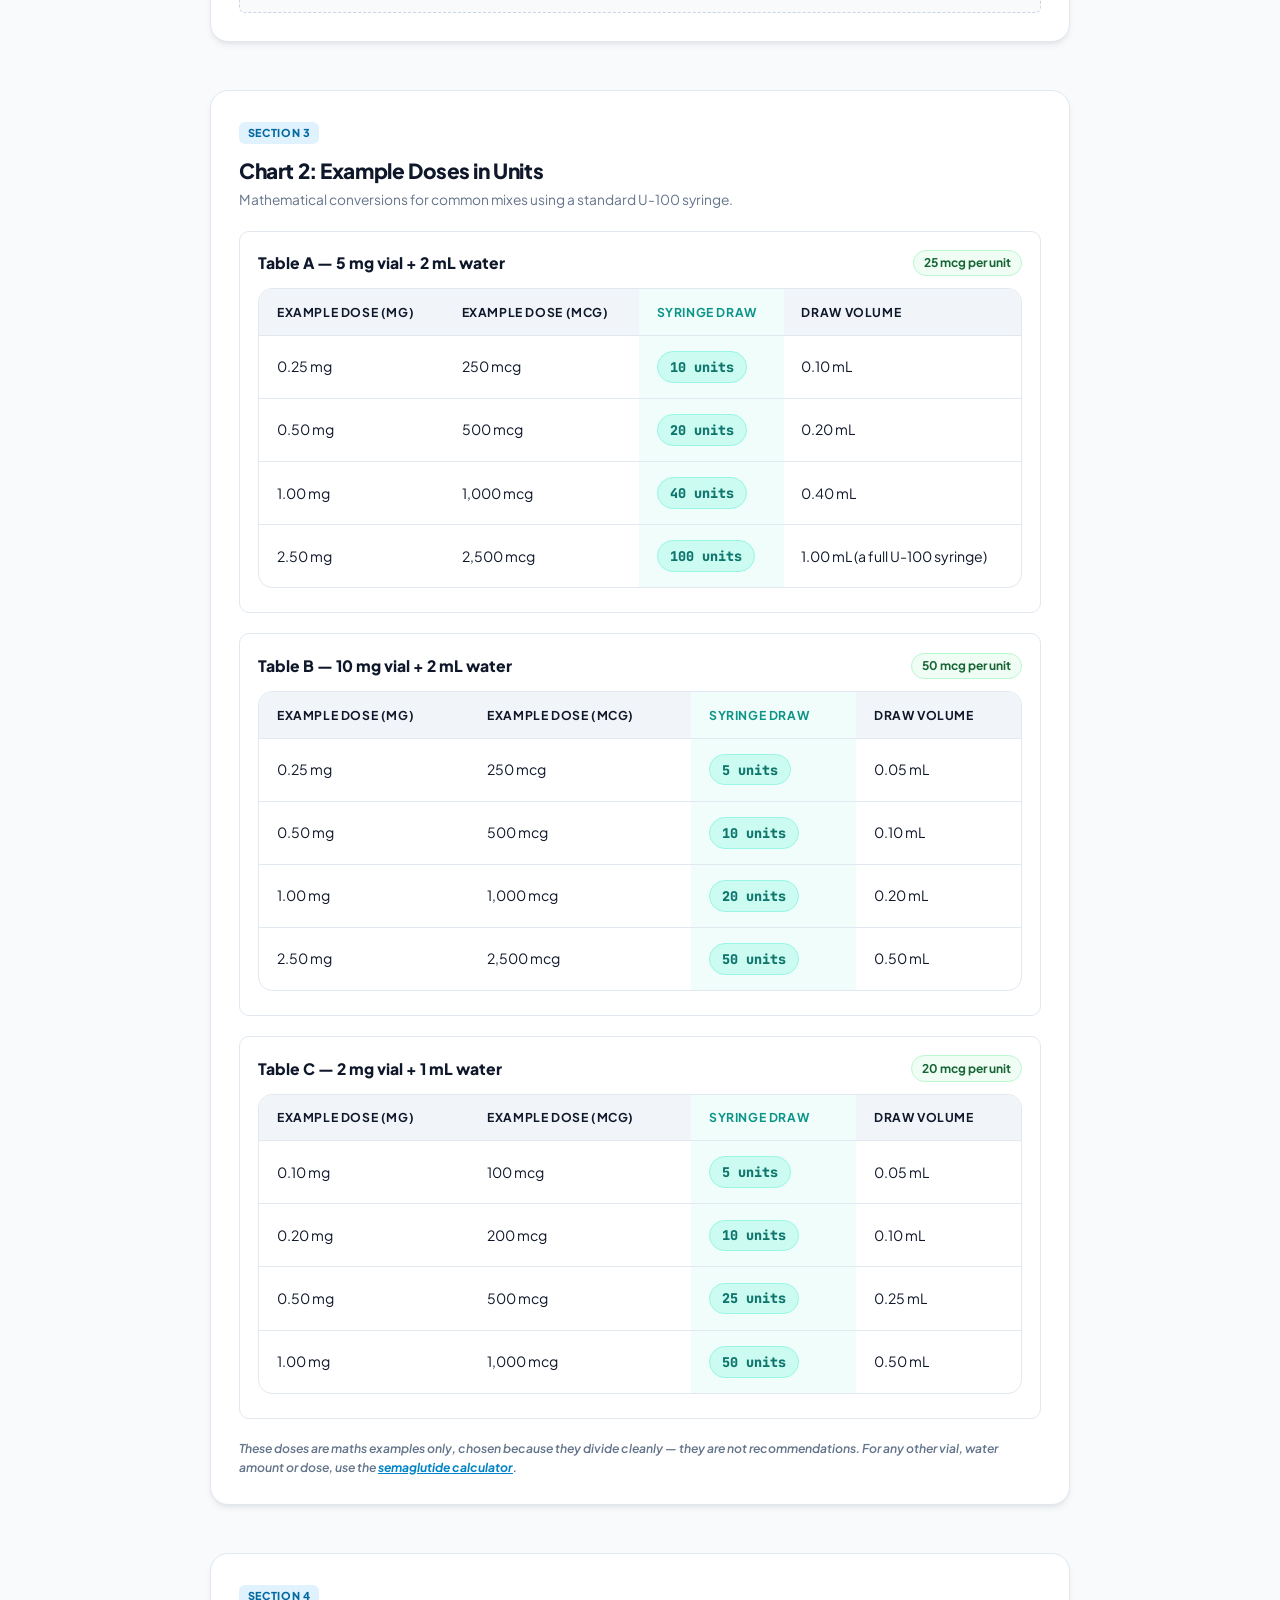
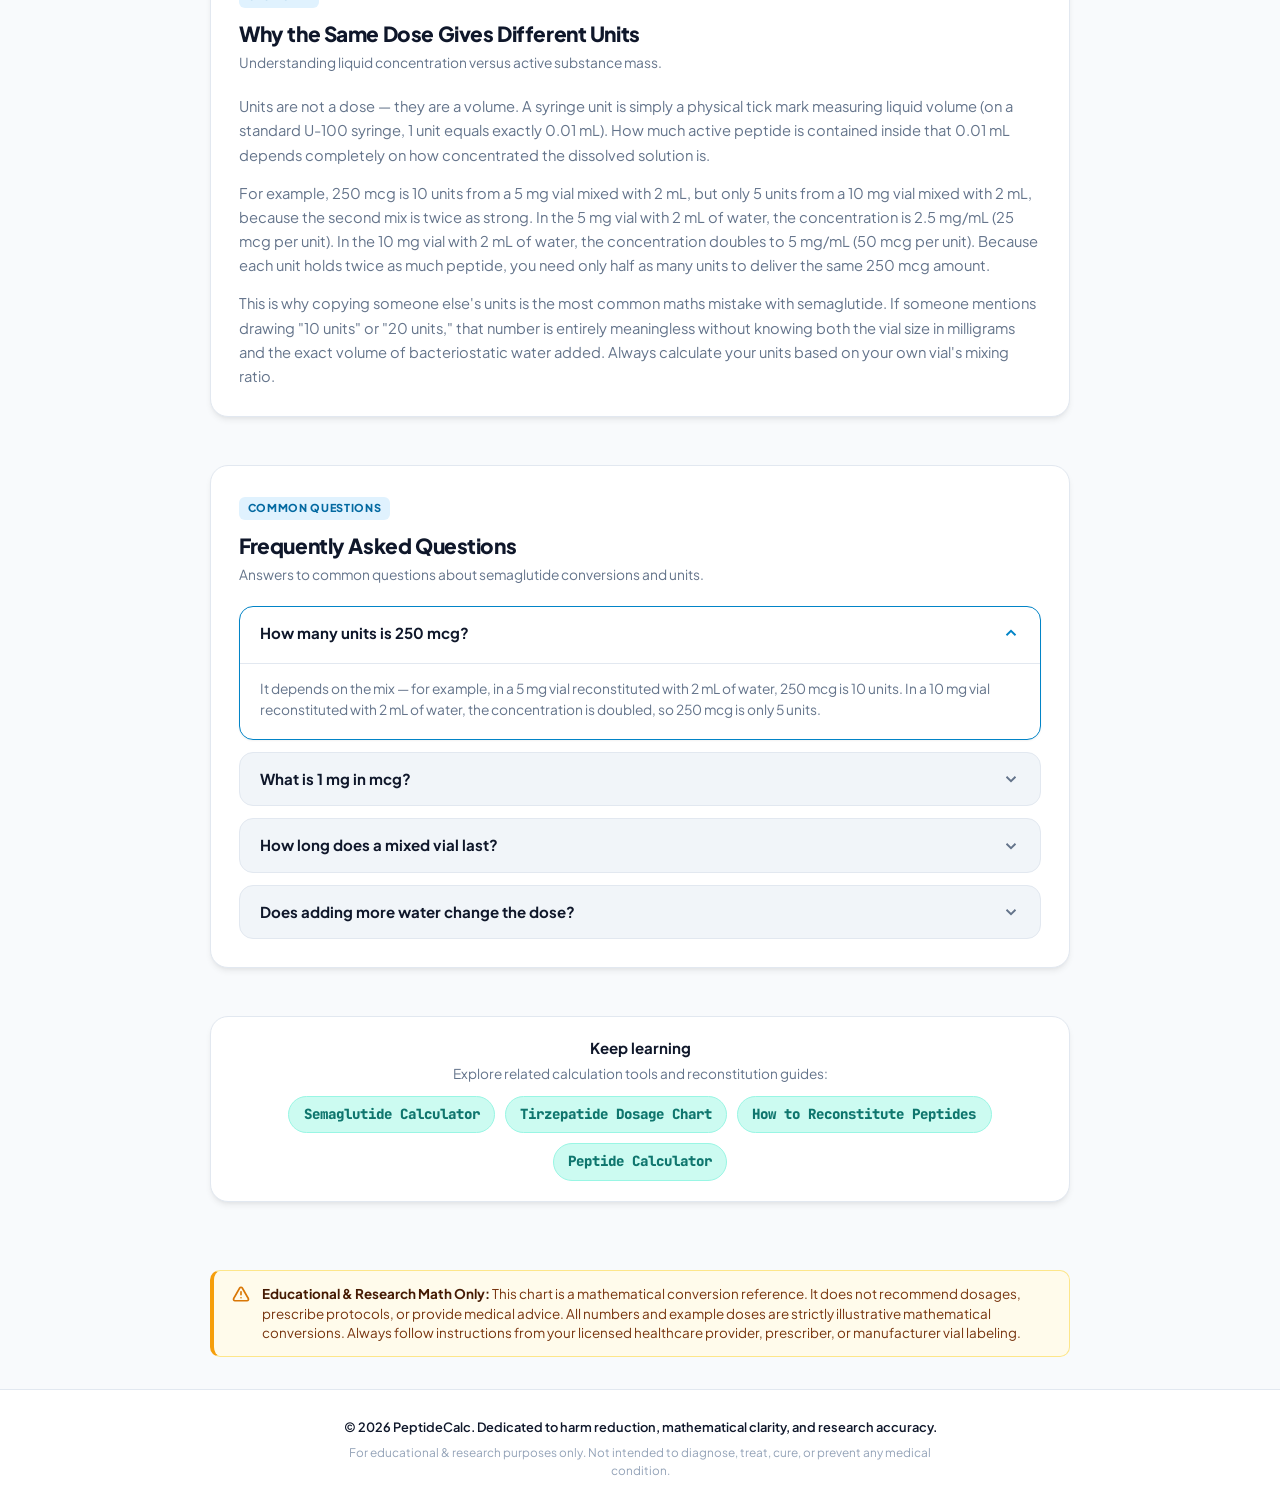
<file: semaglutide-dosage-chart.html>
<!DOCTYPE html>
<html lang="en">
<head>
  <meta charset="UTF-8">
  <meta name="viewport" content="width=device-width, initial-scale=1.0, maximum-scale=5.0">
  <title>Semaglutide Dosage Chart: Units per Dose for Every Vial Size</title>
  <meta name="description" content="A semaglutide dosage chart in pure maths: for 2 mg, 5 mg and 10 mg vials, see the mcg per unit at each BAC water amount and convert example doses into U-100 syringe units.">
  <link rel="stylesheet" href="style.css">
  <link rel="preconnect" href="https://fonts.googleapis.com">
  <link rel="preconnect" href="https://fonts.gstatic.com" crossorigin>
  <link href="https://fonts.googleapis.com/css2?family=Plus+Jakarta+Sans:wght@400;500;600;700;800&family=JetBrains+Mono:wght@500;600;700&display=swap" rel="stylesheet">
  <style>
    /* Scoped styling for dosage chart page */
    .chart-container {
      max-width: 860px;
      margin: 0 auto;
      display: flex;
      flex-direction: column;
      gap: 1.5rem;
      width: 100%;
      box-sizing: border-box;
    }
    .chart-intro-p {
      font-size: 1rem;
      line-height: 1.65;
      color: var(--text-main);
      margin-bottom: 0.85rem;
    }
    .chart-intro-p:last-child {
      margin-bottom: 0;
    }
    .callout-box {
      background: linear-gradient(135deg, #f0fdfa 0%, #e0f2fe 100%);
      border: 1.5px solid #99f6e4;
      border-radius: var(--radius-lg);
      padding: 1.15rem 1.3rem;
      display: flex;
      flex-direction: column;
      gap: 0.85rem;
      align-items: flex-start;
      box-sizing: border-box;
      width: 100%;
      max-width: 100%;
    }
    @media (min-width: 640px) {
      .callout-box {
        flex-direction: row;
        align-items: center;
        justify-content: space-between;
      }
    }
    .callout-text h3 {
      font-size: 1.05rem;
      font-weight: 800;
      color: #0f766e;
      margin-bottom: 0.25rem;
    }
    .callout-text p {
      font-size: 0.88rem;
      color: var(--text-muted);
      line-height: 1.45;
      margin: 0;
    }
    .callout-btn {
      display: inline-flex;
      align-items: center;
      gap: 0.5rem;
      background: var(--primary);
      color: #ffffff;
      font-weight: 700;
      font-size: 0.9rem;
      padding: 0.65rem 1.2rem;
      border-radius: var(--radius-md);
      text-decoration: none;
      box-shadow: 0 2px 6px rgba(2, 132, 199, 0.3);
      white-space: nowrap;
      transition: background-color 0.15s ease;
    }
    .callout-btn:hover {
      background: var(--primary-hover);
    }
    .steps-grid {
      display: grid;
      grid-template-columns: repeat(3, minmax(0, 1fr));
      gap: 0.75rem;
      width: 100%;
      box-sizing: border-box;
    }
    @media (max-width: 640px) {
      .steps-grid {
        grid-template-columns: 1fr;
        gap: 0.65rem;
      }
    }
    .step-card {
      background: var(--bg-card-subtle);
      border: 1.5px solid var(--border-light);
      border-radius: var(--radius-md);
      padding: 1rem 1.1rem;
      display: flex;
      flex-direction: column;
      gap: 0.35rem;
      box-sizing: border-box;
      min-width: 0;
    }
    .step-number {
      display: inline-flex;
      align-items: center;
      justify-content: center;
      width: 26px;
      height: 26px;
      border-radius: var(--radius-full);
      background: var(--primary-light);
      color: var(--primary-hover);
      font-size: 0.8rem;
      font-weight: 800;
      margin-bottom: 0.2rem;
    }
    .step-card-title {
      font-size: 0.92rem;
      font-weight: 800;
      color: var(--text-main);
    }
    .step-card-desc {
      font-size: 0.84rem;
      color: var(--text-muted);
      line-height: 1.45;
    }
    .table-mix-card {
      background: #ffffff;
      border: 1.5px solid var(--border-light);
      border-radius: var(--radius-md);
      padding: 1.15rem 1.15rem 0.75rem;
      margin-bottom: 1.25rem;
      box-sizing: border-box;
      width: 100%;
    }
    .table-mix-card:last-child {
      margin-bottom: 0;
    }
    .table-mix-header {
      display: flex;
      align-items: center;
      justify-content: space-between;
      flex-wrap: wrap;
      gap: 0.5rem;
      margin-bottom: 0.75rem;
    }
    .table-mix-title {
      font-size: 0.98rem;
      font-weight: 800;
      color: var(--text-main);
    }
    .table-mix-badge {
      display: inline-flex;
      align-items: center;
      font-size: 0.75rem;
      font-weight: 700;
      background: #f0fdf4;
      color: #166534;
      border: 1px solid #bbf7d0;
      padding: 0.2rem 0.6rem;
      border-radius: var(--radius-full);
    }
    .formula-tagline {
      background: #f8fafc;
      border: 1px dashed #cbd5e1;
      border-radius: var(--radius-sm);
      padding: 0.65rem 1rem;
      font-family: var(--font-mono);
      font-size: 0.84rem;
      font-weight: 700;
      color: #0369a1;
      margin-top: 0.75rem;
      overflow-x: auto;
      white-space: nowrap;
      box-sizing: border-box;
      width: 100%;
    }
    .links-bar {
      display: flex;
      justify-content: center;
      gap: 0.6rem;
      flex-wrap: wrap;
      margin-top: 0.5rem;
    }
    .links-bar a {
      display: inline-flex;
      align-items: center;
      text-decoration: none;
      font-size: 0.88rem;
      padding: 0.45rem 0.9rem;
    }
  </style>
</head>
<body>
  <!-- Header / Nav -->
  <header class="site-header">
    <div class="container header-container">
      <a href="index.html" class="brand">
        <div class="brand-icon">
          <svg width="24" height="24" viewBox="0 0 24 24" fill="none" stroke="currentColor" stroke-width="2.2" stroke-linecap="round" stroke-linejoin="round">
            <path d="m18 2-4 4 4 4 4-4-4-4Z"/>
            <path d="m14 6-9.5 9.5a2.12 2.12 0 1 0 3 3L17 9"/>
            <path d="m9 11 3 3"/>
            <path d="m5 19-3 3"/>
          </svg>
        </div>
        <div class="brand-text">
          <span class="brand-title">Peptide<span class="brand-accent">Calc</span></span>
          <span class="brand-subtitle">Reconstitution & Syringe Calculator</span>
        </div>
      </a>
      <div class="header-badges">
        <span class="trust-badge">
          <svg width="14" height="14" viewBox="0 0 24 24" fill="none" stroke="currentColor" stroke-width="2.5" stroke-linecap="round" stroke-linejoin="round"><path d="M12 22s8-4 8-10V5l-8-3-8 3v7c0 6 8 10 8 10z"/></svg>
          Conversion Chart • Pure Math
        </span>
      </div>
    </div>
  </header>

  <main class="main-content">
    <div class="container">
      
      <!-- Top Disclaimer Line (Mandatory PRD Rule) -->
      <aside class="disclaimer-banner" role="note" aria-label="Medical Disclaimer">
        <div class="disclaimer-icon">
          <svg width="18" height="18" viewBox="0 0 24 24" fill="none" stroke="currentColor" stroke-width="2.2" stroke-linecap="round" stroke-linejoin="round">
            <path d="m21.73 18-8-14a2 2 0 0 0-3.48 0l-8 14A2 2 0 0 0 4 21h16a2 2 0 0 0 1.73-3Z"/>
            <line x1="12" y1="9" x2="12" y2="13"/>
            <line x1="12" y1="17" x2="12.01" y2="17"/>
          </svg>
        </div>
        <div class="disclaimer-text">
          <strong>Educational & Research Math Only:</strong> This chart is a mathematical conversion reference. It does <em>not</em> recommend dosages, provide medical advice, or prescribe titration schedules. Always follow instructions from your licensed healthcare provider or manufacturer vial labeling.
        </div>
      </aside>

      <div class="chart-container">

        <!-- Header Card & Intro -->
        <article class="card content-section">
          <div class="card-header" style="margin-bottom: 1rem;">
            <div class="step-indicator">Quick Reference Chart</div>
            <h1 class="card-title" style="font-size: 1.65rem; line-height: 1.25; margin-top: 0.35rem;">Semaglutide Dosage Chart</h1>
            <p class="card-desc">Units per dose for 2 mg, 5 mg, and 10 mg vials across common BAC water amounts.</p>
          </div>

          <div style="margin-bottom: 1.25rem;">
            <p class="chart-intro-p">
              The same dose of semaglutide can mean very different syringe units depending on the vial size and how much BAC water was added. Because the lyophilized powder dissolves into liquid, the amount of bacteriostatic water directly determines the strength of each syringe unit mark.
            </p>
            <p class="chart-intro-p">
              This chart does that conversion for the common vial sizes (2 mg, 5 mg, and 10 mg). If you are using any other vial size, water volume, or custom dose, the full <a href="semaglutide.html" style="color: var(--primary); font-weight: 700; text-decoration: underline;">semaglutide calculator</a> works out any other combination automatically with interactive syringe markings.
            </p>
            <p class="chart-intro-p" style="background: #f8fafc; border-left: 3px solid var(--primary); padding: 0.65rem 0.85rem; border-radius: 0 var(--radius-sm) var(--radius-sm) 0; font-size: 0.9rem; color: var(--text-muted);">
              <strong>Important Safety Rule:</strong> This conversion chart is pure mathematics. It does not recommend any dose, starting dose, or weekly titration schedule. Every dose number shown below is strictly an illustrative mathematical example.
            </p>
          </div>

          <!-- Calculator Callout Box -->
          <div class="callout-box">
            <div class="callout-text">
              <h3>Need a custom calculation?</h3>
              <p>Calculate any custom vial size, water volume, and dose with the interactive visual syringe.</p>
            </div>
            <a href="semaglutide.html" class="callout-btn">
              <svg width="16" height="16" viewBox="0 0 24 24" fill="none" stroke="currentColor" stroke-width="2.4"><path d="m18 2-4 4 4 4 4-4-4-4Z"/><path d="m14 6-9.5 9.5a2.12 2.12 0 1 0 3 3L17 9"/><path d="m9 11 3 3"/><path d="m5 19-3 3"/></svg>
              Open Semaglutide Calculator
            </a>
          </div>
        </article>

        <!-- Section 1: How to Read This Chart -->
        <section class="card content-section" id="how-to-read" aria-labelledby="section-1-title">
          <div class="section-header">
            <div class="step-indicator">Section 1</div>
            <h2 id="section-1-title" class="section-title">How to Read This Chart</h2>
            <p class="section-desc">Follow these three simple steps to find your conversion.</p>
          </div>

          <div class="steps-grid">
            <div class="step-card">
              <span class="step-number">1</span>
              <div class="step-card-title">Find Your Vial Size</div>
              <div class="step-card-desc">
                Identify your total vial milligrams printed on the label (2 mg, 5 mg, or 10 mg).
              </div>
            </div>

            <div class="step-card">
              <span class="step-number">2</span>
              <div class="step-card-title">Find Your Water Amount</div>
              <div class="step-card-desc">
                Locate the amount of BAC water you mixed with to read the mcg per unit in Chart 1.
              </div>
            </div>

            <div class="step-card">
              <span class="step-number">3</span>
              <div class="step-card-title">Read Syringe Units</div>
              <div class="step-card-desc">
                In the tables below, find your prescribed dose in mcg or divide your dose by the mcg per unit to see the units to draw.
              </div>
            </div>
          </div>

          <p style="font-size: 0.9rem; font-weight: 600; color: var(--text-muted); margin-top: 1rem;">
            1 mg = 1,000 mcg — the chart lists doses in both.
          </p>
        </section>

        <!-- Section 2: Chart 1: Mcg per Unit by Vial Size and Water Amount -->
        <section class="card content-section" id="chart-1" aria-labelledby="section-2-title">
          <div class="section-header">
            <div class="step-indicator">Section 2</div>
            <h2 id="section-2-title" class="section-title">Chart 1: Mcg per Unit by Vial Size and Water Amount</h2>
            <p class="section-desc">Strength per syringe unit tick mark on a standard U-100 syringe (100 units = 1.0 mL).</p>
          </div>

          <div class="table-scroll-hint">
            <svg width="14" height="14" viewBox="0 0 24 24" fill="none" stroke="currentColor" stroke-width="2.5"><line x1="5" y1="12" x2="19" y2="12"/><polyline points="12 5 19 12 12 19"/></svg>
            <span>Scroll sideways on mobile to view full table</span>
          </div>

          <div class="table-responsive">
            <table class="examples-table">
              <thead>
                <tr>
                  <th scope="col">Vial Size</th>
                  <th scope="col">1 mL BAC Water</th>
                  <th scope="col">2 mL BAC Water</th>
                  <th scope="col">3 mL BAC Water</th>
                  <th scope="col">5 mL BAC Water</th>
                </tr>
              </thead>
              <tbody>
                <tr>
                  <td><strong>2 mg vial</strong></td>
                  <td><strong>20 mcg</strong> / unit</td>
                  <td><strong>10 mcg</strong> / unit</td>
                  <td><strong>6.67 mcg</strong> / unit</td>
                  <td><strong>4 mcg</strong> / unit</td>
                </tr>
                <tr>
                  <td><strong>5 mg vial</strong></td>
                  <td><strong>50 mcg</strong> / unit</td>
                  <td><strong>25 mcg</strong> / unit</td>
                  <td><strong>16.67 mcg</strong> / unit</td>
                  <td><strong>10 mcg</strong> / unit</td>
                </tr>
                <tr>
                  <td><strong>10 mg vial</strong></td>
                  <td><strong>100 mcg</strong> / unit</td>
                  <td><strong>50 mcg</strong> / unit</td>
                  <td><strong>33.33 mcg</strong> / unit</td>
                  <td><strong>20 mcg</strong> / unit</td>
                </tr>
              </tbody>
            </table>
          </div>

          <div class="formula-tagline">
            mcg per unit = total mcg in the vial ÷ (BAC water in mL × 100) • Units needed = example dose in mcg ÷ mcg per unit • mL = units ÷ 100
          </div>
        </section>

        <!-- Section 3: Chart 2: Example Doses in Units -->
        <section class="card content-section" id="chart-2" aria-labelledby="section-3-title">
          <div class="section-header">
            <div class="step-indicator">Section 3</div>
            <h2 id="section-3-title" class="section-title">Chart 2: Example Doses in Units</h2>
            <p class="section-desc">Mathematical conversions for common mixes using a standard U-100 syringe.</p>
          </div>

          <!-- Table A: 5 mg vial + 2 mL water -->
          <div class="table-mix-card">
            <div class="table-mix-header">
              <span class="table-mix-title">Table A — 5 mg vial + 2 mL water</span>
              <span class="table-mix-badge">25 mcg per unit</span>
            </div>
            
            <div class="table-scroll-hint">
              <svg width="14" height="14" viewBox="0 0 24 24" fill="none" stroke="currentColor" stroke-width="2.5"><line x1="5" y1="12" x2="19" y2="12"/><polyline points="12 5 19 12 12 19"/></svg>
              <span>Scroll sideways on mobile</span>
            </div>

            <div class="table-responsive">
              <table class="examples-table">
                <thead>
                  <tr>
                    <th scope="col">Example Dose (mg)</th>
                    <th scope="col">Example Dose (mcg)</th>
                    <th scope="col" class="th-result">Syringe Draw</th>
                    <th scope="col">Draw Volume</th>
                  </tr>
                </thead>
                <tbody>
                  <tr>
                    <td>0.25 mg</td>
                    <td>250 mcg</td>
                    <td class="td-result"><span class="draw-pill">10 units</span></td>
                    <td>0.10 mL</td>
                  </tr>
                  <tr>
                    <td>0.50 mg</td>
                    <td>500 mcg</td>
                    <td class="td-result"><span class="draw-pill">20 units</span></td>
                    <td>0.20 mL</td>
                  </tr>
                  <tr>
                    <td>1.00 mg</td>
                    <td>1,000 mcg</td>
                    <td class="td-result"><span class="draw-pill">40 units</span></td>
                    <td>0.40 mL</td>
                  </tr>
                  <tr>
                    <td>2.50 mg</td>
                    <td>2,500 mcg</td>
                    <td class="td-result"><span class="draw-pill">100 units</span></td>
                    <td>1.00 mL (a full U-100 syringe)</td>
                  </tr>
                </tbody>
              </table>
            </div>
          </div>

          <!-- Table B: 10 mg vial + 2 mL water -->
          <div class="table-mix-card">
            <div class="table-mix-header">
              <span class="table-mix-title">Table B — 10 mg vial + 2 mL water</span>
              <span class="table-mix-badge">50 mcg per unit</span>
            </div>

            <div class="table-scroll-hint">
              <svg width="14" height="14" viewBox="0 0 24 24" fill="none" stroke="currentColor" stroke-width="2.5"><line x1="5" y1="12" x2="19" y2="12"/><polyline points="12 5 19 12 12 19"/></svg>
              <span>Scroll sideways on mobile</span>
            </div>

            <div class="table-responsive">
              <table class="examples-table">
                <thead>
                  <tr>
                    <th scope="col">Example Dose (mg)</th>
                    <th scope="col">Example Dose (mcg)</th>
                    <th scope="col" class="th-result">Syringe Draw</th>
                    <th scope="col">Draw Volume</th>
                  </tr>
                </thead>
                <tbody>
                  <tr>
                    <td>0.25 mg</td>
                    <td>250 mcg</td>
                    <td class="td-result"><span class="draw-pill">5 units</span></td>
                    <td>0.05 mL</td>
                  </tr>
                  <tr>
                    <td>0.50 mg</td>
                    <td>500 mcg</td>
                    <td class="td-result"><span class="draw-pill">10 units</span></td>
                    <td>0.10 mL</td>
                  </tr>
                  <tr>
                    <td>1.00 mg</td>
                    <td>1,000 mcg</td>
                    <td class="td-result"><span class="draw-pill">20 units</span></td>
                    <td>0.20 mL</td>
                  </tr>
                  <tr>
                    <td>2.50 mg</td>
                    <td>2,500 mcg</td>
                    <td class="td-result"><span class="draw-pill">50 units</span></td>
                    <td>0.50 mL</td>
                  </tr>
                </tbody>
              </table>
            </div>
          </div>

          <!-- Table C: 2 mg vial + 1 mL water -->
          <div class="table-mix-card">
            <div class="table-mix-header">
              <span class="table-mix-title">Table C — 2 mg vial + 1 mL water</span>
              <span class="table-mix-badge">20 mcg per unit</span>
            </div>

            <div class="table-scroll-hint">
              <svg width="14" height="14" viewBox="0 0 24 24" fill="none" stroke="currentColor" stroke-width="2.5"><line x1="5" y1="12" x2="19" y2="12"/><polyline points="12 5 19 12 12 19"/></svg>
              <span>Scroll sideways on mobile</span>
            </div>

            <div class="table-responsive">
              <table class="examples-table">
                <thead>
                  <tr>
                    <th scope="col">Example Dose (mg)</th>
                    <th scope="col">Example Dose (mcg)</th>
                    <th scope="col" class="th-result">Syringe Draw</th>
                    <th scope="col">Draw Volume</th>
                  </tr>
                </thead>
                <tbody>
                  <tr>
                    <td>0.10 mg</td>
                    <td>100 mcg</td>
                    <td class="td-result"><span class="draw-pill">5 units</span></td>
                    <td>0.05 mL</td>
                  </tr>
                  <tr>
                    <td>0.20 mg</td>
                    <td>200 mcg</td>
                    <td class="td-result"><span class="draw-pill">10 units</span></td>
                    <td>0.10 mL</td>
                  </tr>
                  <tr>
                    <td>0.50 mg</td>
                    <td>500 mcg</td>
                    <td class="td-result"><span class="draw-pill">25 units</span></td>
                    <td>0.25 mL</td>
                  </tr>
                  <tr>
                    <td>1.00 mg</td>
                    <td>1,000 mcg</td>
                    <td class="td-result"><span class="draw-pill">50 units</span></td>
                    <td>0.50 mL</td>
                  </tr>
                </tbody>
              </table>
            </div>
          </div>

          <p class="table-caption" style="margin-top: 0.85rem; font-weight: 600; color: var(--text-muted); line-height: 1.55;">
            These doses are maths examples only, chosen because they divide cleanly — they are not recommendations. For any other vial, water amount or dose, use the <a href="semaglutide.html" style="color: var(--primary); font-weight: 700; text-decoration: underline;">semaglutide calculator</a>.
          </p>
        </section>

        <!-- Section 4: Why the Same Dose Gives Different Units -->
        <section class="card content-section" id="why-different-units" aria-labelledby="section-4-title">
          <div class="section-header">
            <div class="step-indicator">Section 4</div>
            <h2 id="section-4-title" class="section-title">Why the Same Dose Gives Different Units</h2>
            <p class="section-desc">Understanding liquid concentration versus active substance mass.</p>
          </div>

          <div style="font-size: 0.92rem; color: var(--text-muted); line-height: 1.65; display: flex; flex-direction: column; gap: 0.85rem;">
            <p>
              Units are not a dose — they are a volume. A syringe unit is simply a physical tick mark measuring liquid volume (on a standard U-100 syringe, 1 unit equals exactly 0.01 mL). How much active peptide is contained inside that 0.01 mL depends completely on how concentrated the dissolved solution is.
            </p>
            <p>
              For example, 250 mcg is 10 units from a 5 mg vial mixed with 2 mL, but only 5 units from a 10 mg vial mixed with 2 mL, because the second mix is twice as strong. In the 5 mg vial with 2 mL of water, the concentration is 2.5 mg/mL (25 mcg per unit). In the 10 mg vial with 2 mL of water, the concentration doubles to 5 mg/mL (50 mcg per unit). Because each unit holds twice as much peptide, you need only half as many units to deliver the same 250 mcg amount.
            </p>
            <p>
              This is why copying someone else's units is the most common maths mistake with semaglutide. If someone mentions drawing "10 units" or "20 units," that number is entirely meaningless without knowing both the vial size in milligrams and the exact volume of bacteriostatic water added. Always calculate your units based on your own vial's mixing ratio.
            </p>
          </div>
        </section>

        <!-- FAQ Section -->
        <section class="card content-section" id="faq" aria-labelledby="faq-title">
          <div class="section-header">
            <div class="step-indicator">Common Questions</div>
            <h2 id="faq-title" class="section-title">Frequently Asked Questions</h2>
            <p class="section-desc">Answers to common questions about semaglutide conversions and units.</p>
          </div>

          <div class="faq-list">
            <details class="faq-item" open>
              <summary class="faq-summary">
                <span class="faq-question-text">How many units is 250 mcg?</span>
                <span class="faq-chevron" aria-hidden="true">
                  <svg width="18" height="18" viewBox="0 0 24 24" fill="none" stroke="currentColor" stroke-width="2.5"><polyline points="6 9 12 15 18 9"/></svg>
                </span>
              </summary>
              <div class="faq-answer">
                <p>It depends on the mix — for example, in a 5 mg vial reconstituted with 2 mL of water, 250 mcg is 10 units. In a 10 mg vial reconstituted with 2 mL of water, the concentration is doubled, so 250 mcg is only 5 units.</p>
              </div>
            </details>

            <details class="faq-item">
              <summary class="faq-summary">
                <span class="faq-question-text">What is 1 mg in mcg?</span>
                <span class="faq-chevron" aria-hidden="true">
                  <svg width="18" height="18" viewBox="0 0 24 24" fill="none" stroke="currentColor" stroke-width="2.5"><polyline points="6 9 12 15 18 9"/></svg>
                </span>
              </summary>
              <div class="faq-answer">
                <p>1 mg = 1,000 mcg. Doses can be written in either milligrams (mg) or micrograms (mcg), but the syringe math requires converting mg to mcg first.</p>
              </div>
            </details>

            <details class="faq-item">
              <summary class="faq-summary">
                <span class="faq-question-text">How long does a mixed vial last?</span>
                <span class="faq-chevron" aria-hidden="true">
                  <svg width="18" height="18" viewBox="0 0 24 24" fill="none" stroke="currentColor" stroke-width="2.5"><polyline points="6 9 12 15 18 9"/></svg>
                </span>
              </summary>
              <div class="faq-answer">
                <p>28–30 days is the usual rule, then discard — follow the vial label and manufacturer guidelines. Reconstituted peptides must be kept refrigerated.</p>
              </div>
            </details>

            <details class="faq-item">
              <summary class="faq-summary">
                <span class="faq-question-text">Does adding more water change the dose?</span>
                <span class="faq-chevron" aria-hidden="true">
                  <svg width="18" height="18" viewBox="0 0 24 24" fill="none" stroke="currentColor" stroke-width="2.5"><polyline points="6 9 12 15 18 9"/></svg>
                </span>
              </summary>
              <div class="faq-answer">
                <p>No — the same total mcg remains in the vial; only the units per mcg change. Adding more water makes the solution more dilute, meaning you draw more liquid units to get the exact same dose.</p>
              </div>
            </details>
          </div>
        </section>

        <!-- Keep Learning Navigation Section -->
        <nav class="card content-section" aria-label="Keep Learning" style="text-align: center; padding: 1.25rem 1rem;">
          <p style="font-size: 0.94rem; font-weight: 700; color: var(--text-main); margin-bottom: 0.25rem;">Keep learning</p>
          <p style="font-size: 0.85rem; color: var(--text-muted); margin-bottom: 0.75rem;">Explore related calculation tools and reconstitution guides:</p>
          <div class="links-bar">
            <a href="semaglutide.html" class="draw-pill">Semaglutide Calculator</a>
            <a href="tirzepatide-dosage-chart.html" class="draw-pill">Tirzepatide Dosage Chart</a>
            <a href="how-to-reconstitute-peptides.html" class="draw-pill">How to Reconstitute Peptides</a>
            <a href="index.html" class="draw-pill">Peptide Calculator</a>
          </div>
        </nav>

        <!-- Full Bottom Medical Safety Disclaimer -->
        <aside class="disclaimer-banner" role="note" aria-label="Full Medical Disclaimer" style="margin-bottom: 2rem;">
          <div class="disclaimer-icon">
            <svg width="18" height="18" viewBox="0 0 24 24" fill="none" stroke="currentColor" stroke-width="2.2" stroke-linecap="round" stroke-linejoin="round">
              <path d="m21.73 18-8-14a2 2 0 0 0-3.48 0l-8 14A2 2 0 0 0 4 21h16a2 2 0 0 0 1.73-3Z"/>
              <line x1="12" y1="9" x2="12" y2="13"/>
              <line x1="12" y1="17" x2="12.01" y2="17"/>
            </svg>
          </div>
          <div class="disclaimer-text">
            <strong>Educational & Research Math Only:</strong> This chart is a mathematical conversion reference. It does not recommend dosages, prescribe protocols, or provide medical advice. All numbers and example doses are strictly illustrative mathematical conversions. Always follow instructions from your licensed healthcare provider, prescriber, or manufacturer vial labeling.
          </div>
        </aside>

      </div>
    </div>
  </main>

  <footer class="site-footer">
    <div class="container footer-container">
      <p class="footer-copy">© 2026 PeptideCalc. Dedicated to harm reduction, mathematical clarity, and research accuracy.</p>
      <p class="footer-legal">For educational & research purposes only. Not intended to diagnose, treat, cure, or prevent any medical condition.</p>
    </div>
  </footer>
</body>
</html>
</file>
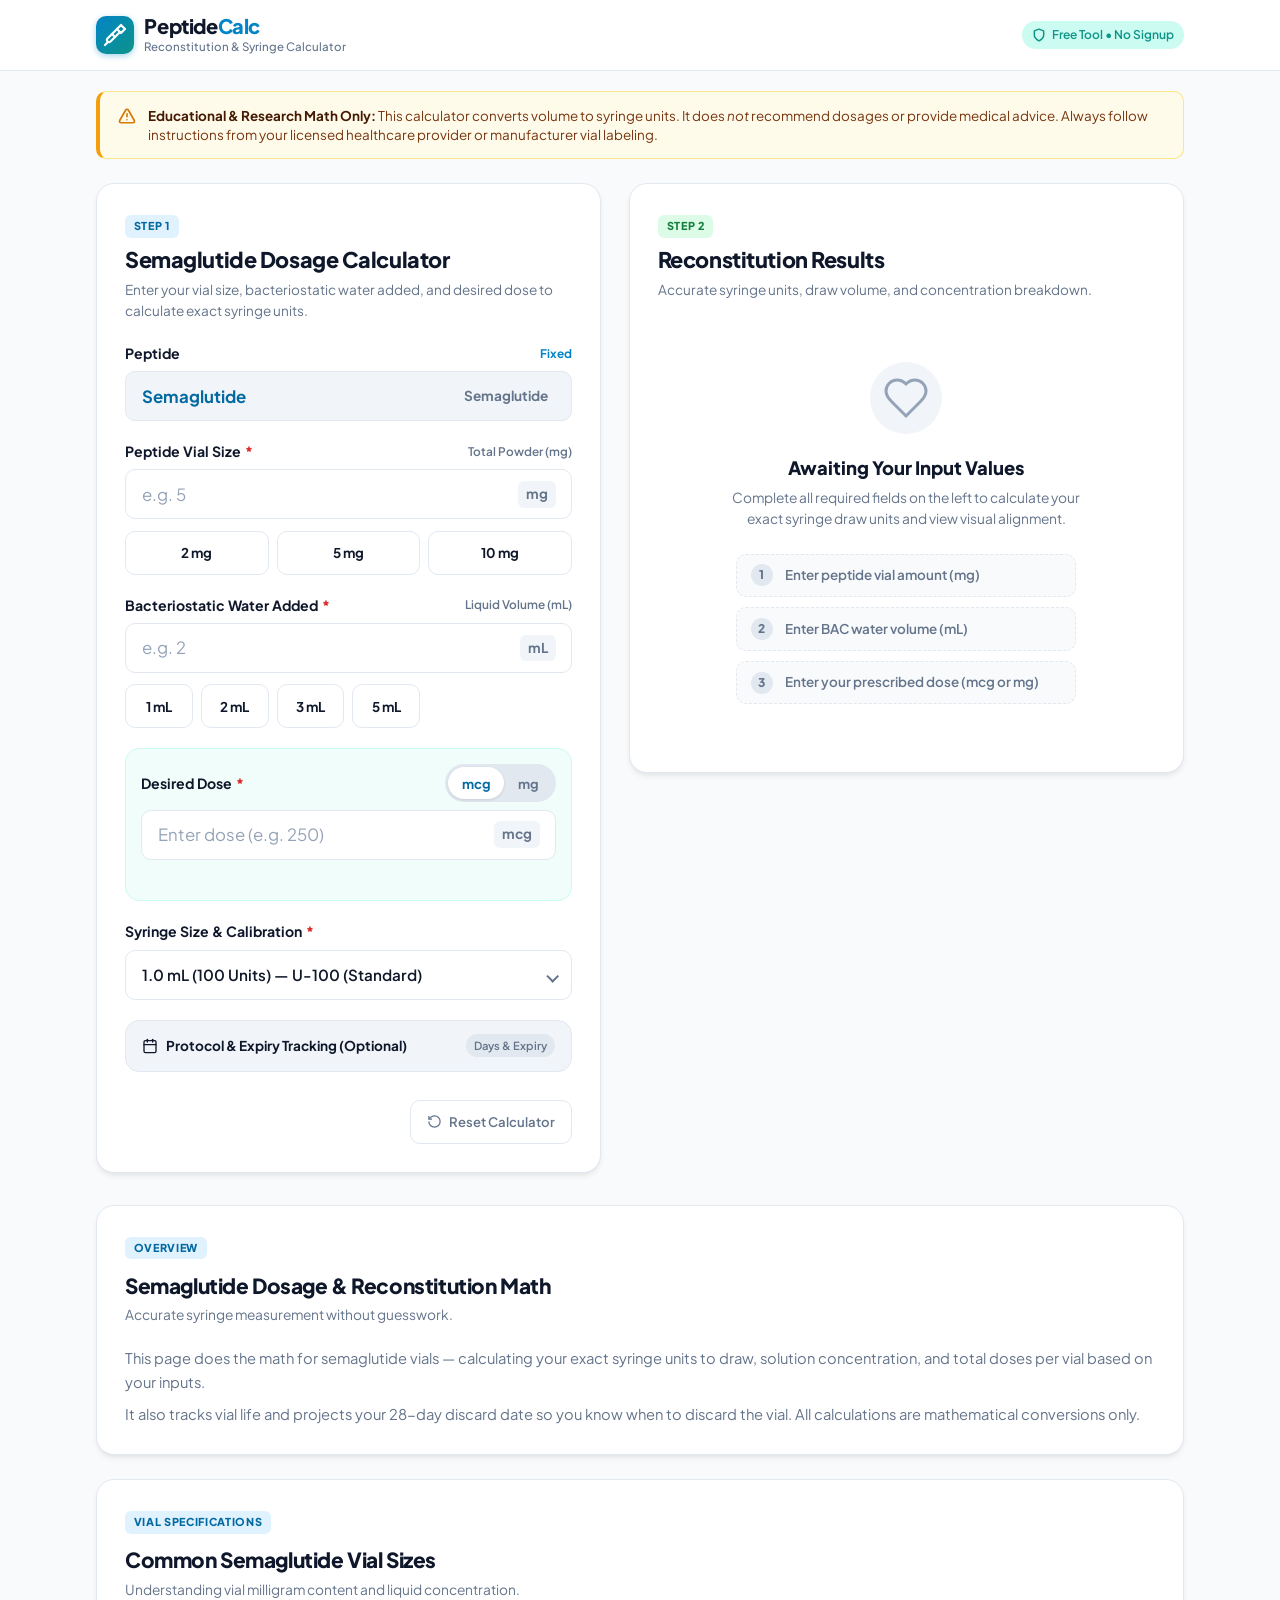
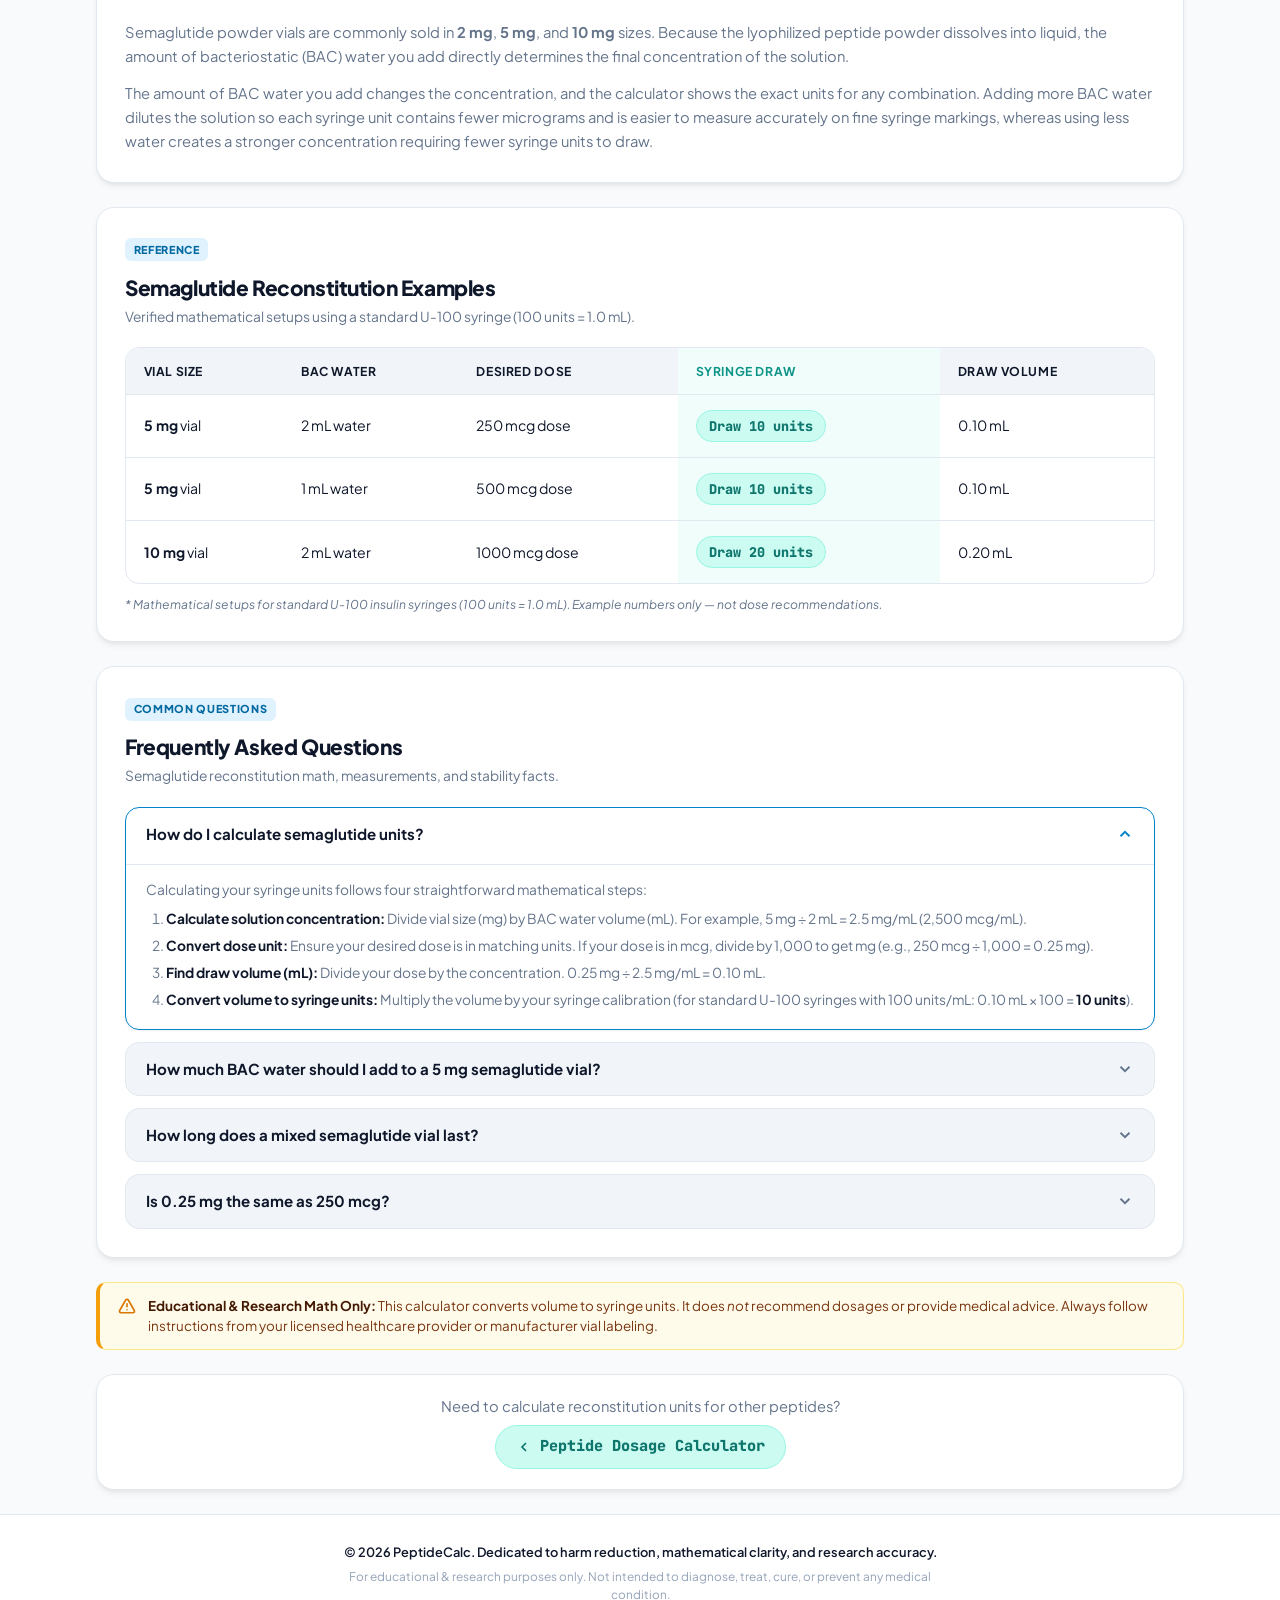
<file: semaglutide.html>
<!DOCTYPE html>
<html lang="en">
<head>
  <meta charset="UTF-8">
  <meta name="viewport" content="width=device-width, initial-scale=1.0, maximum-scale=5.0">
  <title>Semaglutide Dosage Calculator – How Many Units to Draw</title>
  <meta name="description" content="Free semaglutide reconstitution calculator. Enter your vial size, BAC water and dose to instantly see how many units to draw, doses per vial and when to discard the vial.">
  <link rel="stylesheet" href="style.css">
  <link rel="preconnect" href="https://fonts.googleapis.com">
  <link rel="preconnect" href="https://fonts.gstatic.com" crossorigin>
  <link href="https://fonts.googleapis.com/css2?family=Plus+Jakarta+Sans:wght@400;500;600;700;800&family=JetBrains+Mono:wght@500;600;700&display=swap" rel="stylesheet">
</head>
<body>
  <!-- Header / Nav -->
  <header class="site-header">
    <div class="container header-container">
      <a href="index.html" class="brand">
        <div class="brand-icon">
          <svg width="24" height="24" viewBox="0 0 24 24" fill="none" stroke="currentColor" stroke-width="2.2" stroke-linecap="round" stroke-linejoin="round">
            <path d="m18 2-4 4 4 4 4-4-4-4Z"/>
            <path d="m14 6-9.5 9.5a2.12 2.12 0 1 0 3 3L17 9"/>
            <path d="m9 11 3 3"/>
            <path d="m5 19-3 3"/>
          </svg>
        </div>
        <div class="brand-text">
          <span class="brand-title">Peptide<span class="brand-accent">Calc</span></span>
          <span class="brand-subtitle">Reconstitution & Syringe Calculator</span>
        </div>
      </a>
      <div class="header-badges">
        <span class="trust-badge">
          <svg width="14" height="14" viewBox="0 0 24 24" fill="none" stroke="currentColor" stroke-width="2.5" stroke-linecap="round" stroke-linejoin="round"><path d="M12 22s8-4 8-10V5l-8-3-8 3v7c0 6 8 10 8 10z"/></svg>
          Free Tool • No Signup
        </span>
      </div>
    </div>
  </header>

  <main class="main-content">
    <div class="container">
      
      <!-- Top Disclaimer Line (Mandatory PRD Rule) -->
      <aside class="disclaimer-banner" role="note" aria-label="Medical Disclaimer">
        <div class="disclaimer-icon">
          <svg width="18" height="18" viewBox="0 0 24 24" fill="none" stroke="currentColor" stroke-width="2.2" stroke-linecap="round" stroke-linejoin="round">
            <path d="m21.73 18-8-14a2 2 0 0 0-3.48 0l-8 14A2 2 0 0 0 4 21h16a2 2 0 0 0 1.73-3Z"/>
            <line x1="12" y1="9" x2="12" y2="13"/>
            <line x1="12" y1="17" x2="12.01" y2="17"/>
          </svg>
        </div>
        <div class="disclaimer-text">
          <strong>Educational & Research Math Only:</strong> This calculator converts volume to syringe units. It does <em>not</em> recommend dosages or provide medical advice. Always follow instructions from your licensed healthcare provider or manufacturer vial labeling.
        </div>
      </aside>

      <!-- Calculator Layout Grid -->
      <div class="calculator-grid">
        
        <!-- Inputs Column -->
        <section class="card input-card" aria-labelledby="inputs-heading">
          <div class="card-header">
            <div class="step-indicator">Step 1</div>
            <h1 id="inputs-heading" class="card-title">Semaglutide Dosage Calculator</h1>
            <p class="card-desc">Enter your vial size, bacteriostatic water added, and desired dose to calculate exact syringe units.</p>
          </div>

          <form id="calc-form" class="calc-form" onsubmit="return false;" novalidate>
            
            <!-- 1. Fixed Peptide: Semaglutide (No Dropdown) -->
            <div class="form-group">
              <div class="label-row">
                <label class="form-label">Peptide</label>
                <span class="unit-indicator" style="color: var(--primary); font-weight: 700;">Fixed</span>
              </div>
              <div class="input-with-unit">
                <input type="text" class="form-input" value="Semaglutide" readonly aria-readonly="true" tabindex="-1" style="background-color: var(--bg-card-subtle); cursor: default; font-weight: 700; color: var(--primary-hover);">
                <span class="input-suffix">Semaglutide</span>
              </div>
            </div>

            <!-- 2. Vial Size (mg) - Presets 2 mg, 5 mg and 10 mg -->
            <div class="form-group">
              <div class="label-row">
                <label for="vial-mg" class="form-label">Peptide Vial Size <span class="required-star">*</span></label>
                <span class="unit-indicator">Total Powder (mg)</span>
              </div>
              <div class="input-with-unit">
                <input type="number" id="vial-mg" class="form-input" placeholder="e.g. 5" min="0.1" step="any" required inputmode="decimal">
                <span class="input-suffix">mg</span>
              </div>
              <!-- Presets: 2 mg, 5 mg and 10 mg -->
              <div class="preset-buttons" role="group" aria-label="Vial size presets" style="grid-template-columns: repeat(3, 1fr);">
                <button type="button" class="preset-btn" data-input="vial-mg" data-val="2">2 mg</button>
                <button type="button" class="preset-btn" data-input="vial-mg" data-val="5">5 mg</button>
                <button type="button" class="preset-btn" data-input="vial-mg" data-val="10">10 mg</button>
              </div>
            </div>

            <!-- 3. BAC Water (mL) -->
            <div class="form-group">
              <div class="label-row">
                <label for="bac-water" class="form-label">Bacteriostatic Water Added <span class="required-star">*</span></label>
                <span class="unit-indicator">Liquid Volume (mL)</span>
              </div>
              <div class="input-with-unit">
                <input type="number" id="bac-water" class="form-input" placeholder="e.g. 2" min="0.1" step="any" required inputmode="decimal">
                <span class="input-suffix">mL</span>
              </div>
              <!-- Presets -->
              <div class="preset-buttons" role="group" aria-label="BAC water presets">
                <button type="button" class="preset-btn" data-input="bac-water" data-val="1">1 mL</button>
                <button type="button" class="preset-btn" data-input="bac-water" data-val="2">2 mL</button>
                <button type="button" class="preset-btn" data-input="bac-water" data-val="3">3 mL</button>
                <button type="button" class="preset-btn" data-input="bac-water" data-val="5">5 mL</button>
              </div>
            </div>

            <!-- 4. Desired Dose (mcg / mg Toggle) - Never pre-filled -->
            <div class="form-group highlight-group">
              <div class="label-row">
                <label for="desired-dose" class="form-label">Desired Dose <span class="required-star">*</span></label>
                
                <!-- mcg / mg Toggle Switch -->
                <div class="unit-toggle" role="radiogroup" aria-label="Desired dose unit">
                  <button type="button" id="toggle-mcg" class="toggle-btn active" role="radio" aria-checked="true">mcg</button>
                  <button type="button" id="toggle-mg" class="toggle-btn" role="radio" aria-checked="false">mg</button>
                </div>
              </div>
              <div class="input-with-unit">
                <input type="number" id="desired-dose" class="form-input" placeholder="Enter dose (e.g. 250)" min="0.001" step="any" required inputmode="decimal">
                <span class="input-suffix" id="dose-unit-label">mcg</span>
              </div>
              <div class="dose-conversion-helper" id="dose-helper" aria-live="polite">
                <!-- Dynamically shows e.g. "250 mcg = 0.25 mg" -->
              </div>
            </div>

            <!-- 5. Syringe Size Dropdown -->
            <div class="form-group">
              <div class="label-row">
                <label for="syringe-size" class="form-label">Syringe Size & Calibration <span class="required-star">*</span></label>
              </div>
              <div class="select-wrapper">
                <select id="syringe-size" class="form-select">
                  <option value="u100-100" data-units="100" data-ml="1.0" data-cal="100">1.0 mL (100 Units) — U-100 (Standard)</option>
                  <option value="u100-50" data-units="50" data-ml="0.5" data-cal="100">0.5 mL (50 Units) — U-100</option>
                  <option value="u100-30" data-units="30" data-ml="0.3" data-cal="100">0.3 mL (30 Units) — U-100</option>
                  <option value="u50-50" data-units="50" data-ml="1.0" data-cal="50">1.0 mL (50 Units) — U-50</option>
                  <option value="u40-40" data-units="40" data-ml="1.0" data-cal="40">1.0 mL (40 Units) — U-40</option>
                  <option value="u40-20" data-units="20" data-ml="0.5" data-cal="40">0.5 mL (20 Units) — U-40</option>
                </select>
              </div>
            </div>

            <!-- Optional Tracking & Protocol Accordion -->
            <details class="optional-details">
              <summary class="details-summary">
                <div class="summary-title">
                  <svg width="16" height="16" viewBox="0 0 24 24" fill="none" stroke="currentColor" stroke-width="2" stroke-linecap="round" stroke-linejoin="round">
                    <rect x="3" y="4" width="18" height="18" rx="2" ry="2"/>
                    <line x1="16" y1="2" x2="16" y2="6"/>
                    <line x1="8" y1="2" x2="8" y2="6"/>
                    <line x1="3" y1="10" x2="21" y2="10"/>
                  </svg>
                  <span>Protocol & Expiry Tracking (Optional)</span>
                </div>
                <span class="summary-badge">Days & Expiry</span>
              </summary>
              <div class="details-content">
                <div class="form-row-2">
                  <div class="form-group">
                    <label for="frequency" class="form-label">Dosing Frequency</label>
                    <select id="frequency" class="form-select">
                      <option value="">Select frequency...</option>
                      <option value="1">Once Daily (Every day)</option>
                      <option value="2">Twice Daily (2x / day)</option>
                      <option value="0.5">Every Other Day (EOD)</option>
                      <option value="0.2857">2 Times per Week</option>
                      <option value="0.4286">3 Times per Week</option>
                      <option value="0.142857">Once Weekly (1x / week)</option>
                    </select>
                  </div>
                  <div class="form-group">
                    <label for="mix-date" class="form-label">Reconstitution Date</label>
                    <input type="date" id="mix-date" class="form-input">
                  </div>
                </div>
              </div>
            </details>

            <!-- Reset Button -->
            <div class="form-actions">
              <button type="button" id="btn-reset" class="btn-secondary">
                <svg width="15" height="15" viewBox="0 0 24 24" fill="none" stroke="currentColor" stroke-width="2"><path d="M3 12a9 9 0 1 0 9-9 9.75 9.75 0 0 0-6.74 2.74L3 8"/><path d="M3 3v5h5"/></svg>
                Reset Calculator
              </button>
            </div>
          </form>
        </section>

        <!-- Results Column -->
        <section class="card result-card" aria-labelledby="results-heading">
          <div class="card-header">
            <div class="step-indicator success">Step 2</div>
            <h2 id="results-heading" class="card-title">Reconstitution Results</h2>
            <p class="card-desc">Accurate syringe units, draw volume, and concentration breakdown.</p>
          </div>

          <!-- Empty State (Shown when inputs are missing) -->
          <div id="empty-state" class="empty-state">
            <div class="empty-icon">
              <svg width="48" height="48" viewBox="0 0 24 24" fill="none" stroke="currentColor" stroke-width="1.5">
                <path d="M19 14c1.49-1.46 3-3.21 3-5.5A5.5 5.5 0 0 0 16.5 3c-1.76 0-3 .5-4.5 2-1.5-1.5-2.74-2-4.5-2A5.5 5.5 0 0 0 2 8.5c0 2.3 1.5 4.05 3 5.5l7 7Z"/>
              </svg>
            </div>
            <h3 class="empty-title">Awaiting Your Input Values</h3>
            <p class="empty-text">Complete all required fields on the left to calculate your exact syringe draw units and view visual alignment.</p>
            <div class="checklist">
              <div class="checklist-item" id="check-vial">
                <span class="check-bullet">1</span> Enter peptide vial amount (mg)
              </div>
              <div class="checklist-item" id="check-water">
                <span class="check-bullet">2</span> Enter BAC water volume (mL)
              </div>
              <div class="checklist-item" id="check-dose">
                <span class="check-bullet">3</span> Enter your prescribed dose (mcg or mg)
              </div>
            </div>
          </div>

          <!-- Active Calculation Container (Hidden until all inputs filled) -->
          <div id="results-container" class="results-container" style="display: none;">
            
            <!-- Smart Safety Warnings Area -->
            <div id="warnings-area" class="warnings-area" aria-live="assertive">
              <!-- Over Capacity Warning -->
              <div id="warn-overcapacity" class="alert-box alert-danger" style="display: none;">
                <div class="alert-icon">
                  <svg width="20" height="20" viewBox="0 0 24 24" fill="none" stroke="currentColor" stroke-width="2.5"><circle cx="12" cy="12" r="10"/><line x1="12" y1="8" x2="12" y2="12"/><line x1="12" y1="16" x2="12.01" y2="16"/></svg>
                </div>
                <div class="alert-body">
                  <h4 class="alert-title">Dose Exceeds Syringe Capacity!</h4>
                  <p class="alert-text" id="overcapacity-text">
                    This dose requires <strong id="overcapacity-units">0</strong> units (<span id="overcapacity-ml">0</span> mL), but your selected syringe only holds <span id="overcapacity-max">0</span> units.
                  </p>
                  <div class="alert-actions">
                    <strong>Recommended Solutions:</strong>
                    <ul class="alert-solutions">
                      <li>Switch to a larger syringe (e.g. 0.5 mL or 1.0 mL) in the dropdown.</li>
                      <li>Or reconstitute with less BAC water to create a more concentrated solution.</li>
                    </ul>
                  </div>
                </div>
              </div>

              <!-- mg / mcg Mistake Guard -->
              <div id="warn-mistake-guard" class="alert-box alert-warning" style="display: none;">
                <div class="alert-icon">
                  <svg width="20" height="20" viewBox="0 0 24 24" fill="none" stroke="currentColor" stroke-width="2.5"><path d="m21.73 18-8-14a2 2 0 0 0-3.48 0l-8 14A2 2 0 0 0 4 21h16a2 2 0 0 0 1.73-3Z"/><line x1="12" y1="9" x2="12" y2="13"/><line x1="12" y1="17" x2="12.01" y2="17"/></svg>
                </div>
                <div class="alert-body">
                  <h4 class="alert-title">Possible Unit Mistake (mg vs. mcg)</h4>
                  <p class="alert-text" id="mistake-guard-text">
                    The requested dose of <strong id="mistake-dose-val"></strong> seems unusually large for peptide protocols and would require an excessive number of units or vials.
                  </p>
                  <div class="mistake-actions">
                    <button type="button" id="btn-fix-unit" class="btn-action-fix">
                      Switch dose to <span id="mistake-mcg-fix"></span> mcg instead
                    </button>
                    <span class="mistake-hint">Most peptide doses are prescribed in micrograms (mcg), not milligrams (mg).</span>
                  </div>
                </div>
              </div>

              <!-- Small Volume Caution (< 5 Units) -->
              <div id="warn-low-volume" class="alert-box alert-info" style="display: none;">
                <div class="alert-icon">
                  <svg width="18" height="18" viewBox="0 0 24 24" fill="none" stroke="currentColor" stroke-width="2"><circle cx="12" cy="12" r="10"/><line x1="12" y1="16" x2="12" y2="12"/><line x1="12" y1="8" x2="12.01" y2="8"/></svg>
                </div>
                <div class="alert-body">
                  <h4 class="alert-title">Low Volume Tip (&lt; 5 Units)</h4>
                  <p class="alert-text" id="low-volume-text">
                    Drawing under 5 units can be difficult to measure precisely on standard syringes. Consider adding more BAC water when mixing to yield a larger, easier-to-read volume.
                  </p>
                </div>
              </div>

              <!-- 30-Day Expiry Safety Flag -->
              <div id="warn-expiry" class="alert-box alert-warning" style="display: none;">
                <div class="alert-icon">
                  <svg width="18" height="18" viewBox="0 0 24 24" fill="none" stroke="currentColor" stroke-width="2"><circle cx="12" cy="12" r="10"/><polyline points="12 6 12 12 16 14"/></svg>
                </div>
                <div class="alert-body">
                  <h4 class="alert-title">Extended Vial Duration Warning</h4>
                  <p class="alert-text">
                    At your current frequency, this vial will last over 30 days. Reconstituted peptides generally maintain optimal stability for <strong>28–30 days</strong> under refrigeration. Consider mixing smaller quantities or half-vials.
                  </p>
                </div>
              </div>
            </div>

            <!-- Hero Output: Units To Draw -->
            <div class="hero-result" id="hero-result-card">
              <span class="hero-label">YOUR EXACT SYRINGE DOSE</span>
              <div class="hero-number-wrap">
                <span class="hero-number" id="out-units">0</span>
                <span class="hero-unit">UNITS</span>
              </div>
              <div class="hero-subtext">
                Pull plunger until the leading stopper ring hits <strong id="out-sub-units">0 units</strong> (<span id="out-volume-ml">0.00 mL</span>)
              </div>
              <div class="fraction-note" id="fraction-note" style="display: none;">
                <!-- e.g. "Note: 8.33 units is between 8 and 8.5 units" -->
              </div>
            </div>

            <!-- Visual Syringe Container -->
            <div class="syringe-section">
              <div class="section-subhead">
                <span class="subhead-title">Interactive Visual Syringe</span>
                <span class="subhead-meta" id="syringe-cal-label">1.0 mL U-100 Syringe</span>
              </div>

              <!-- Syringe SVG Canvas -->
              <div class="syringe-viewport">
                <div class="syringe-wrapper" id="syringe-svg-container">
                  <!-- Generated via script.js -->
                </div>
              </div>

              <!-- Magnified Stopper View -->
              <div class="magnifier-panel">
                <div class="magnifier-header">
                  <div class="magnifier-badge">
                    <svg width="14" height="14" viewBox="0 0 24 24" fill="none" stroke="currentColor" stroke-width="2.5"><circle cx="11" cy="11" r="8"/><line x1="21" y1="21" x2="16.65" y2="16.65"/><line x1="11" y1="8" x2="11" y2="14"/><line x1="8" y1="11" x2="14" y2="11"/></svg>
                    Zoomed Stopper View (Fridge Alignment Check)
                  </div>
                  <span class="magnifier-tip">Align the leading rubber ring to the target mark</span>
                </div>
                <div class="magnifier-canvas-wrap" id="magnifier-container">
                  <!-- Magnifier SVG generated via script.js -->
                </div>
              </div>
            </div>

            <!-- Key Metrics Grid -->
            <div class="metrics-grid">
              <div class="metric-card">
                <div class="metric-icon blue">
                  <svg width="18" height="18" viewBox="0 0 24 24" fill="none" stroke="currentColor" stroke-width="2"><path d="M12 2.69l5.66 5.66a8 8 0 1 1-11.31 0z"/></svg>
                </div>
                <div class="metric-info">
                  <span class="metric-label">Draw Volume</span>
                  <span class="metric-value" id="out-metric-ml">0.00 mL</span>
                  <span class="metric-hint">Liquid to inject</span>
                </div>
              </div>

              <div class="metric-card">
                <div class="metric-icon teal">
                  <svg width="18" height="18" viewBox="0 0 24 24" fill="none" stroke="currentColor" stroke-width="2"><path d="M21 16V8a2 2 0 0 0-1-1.73l-7-4a2 2 0 0 0-2 0l-7 4A2 2 0 0 0 3 8v8a2 2 0 0 0 1 1.73l7 4a2 2 0 0 0 2 0l7-4A2 2 0 0 0 21 16z"/></svg>
                </div>
                <div class="metric-info">
                  <span class="metric-label">Concentration</span>
                  <span class="metric-value" id="out-concentration-mg">0.00 mg/mL</span>
                  <span class="metric-hint" id="out-concentration-mcg">0 mcg/mL</span>
                </div>
              </div>

              <div class="metric-card">
                <div class="metric-icon indigo">
                  <svg width="18" height="18" viewBox="0 0 24 24" fill="none" stroke="currentColor" stroke-width="2"><circle cx="12" cy="12" r="10"/><path d="m4.93 4.93 4.24 4.24"/><path d="m14.83 9.17 4.24-4.24"/><path d="m14.83 14.83 4.24 4.24"/><path d="m9.17 14.83-4.24 4.24"/></svg>
                </div>
                <div class="metric-info">
                  <span class="metric-label">Micrograms per Unit</span>
                  <span class="metric-value" id="out-mcg-per-unit">0.0 mcg</span>
                  <span class="metric-hint">Each syringe tick</span>
                </div>
              </div>

              <div class="metric-card">
                <div class="metric-icon purple">
                  <svg width="18" height="18" viewBox="0 0 24 24" fill="none" stroke="currentColor" stroke-width="2"><rect x="3" y="3" width="18" height="18" rx="2"/><path d="M3 9h18"/><path d="M9 21V9"/></svg>
                </div>
                <div class="metric-info">
                  <span class="metric-label">Total Doses per Vial</span>
                  <span class="metric-value" id="out-doses-per-vial">0</span>
                  <span class="metric-hint">Based on vial mg</span>
                </div>
              </div>
            </div>

            <!-- Optional Protocol Stats (if frequency/date filled) -->
            <div id="protocol-stats-box" class="protocol-stats-box" style="display: none;">
              <div class="protocol-stat-item" id="stat-duration-wrap" style="display: none;">
                <span class="stat-label">Vial Estimated Lifespan:</span>
                <span class="stat-val" id="out-lifespan-days">0 Days</span>
              </div>
              <div class="protocol-stat-item" id="stat-discard-wrap" style="display: none;">
                <span class="stat-label">Recommended Discard Date:</span>
                <span class="stat-val" id="out-discard-date">—</span>
                <span class="stat-sub">(28 days post-mix)</span>
              </div>
            </div>

            <!-- Bottom Disclaimer Under Result Card (Mandatory PRD Rule) -->
            <div class="result-disclaimer-note">
              <svg width="14" height="14" viewBox="0 0 24 24" fill="none" stroke="currentColor" stroke-width="2"><circle cx="12" cy="12" r="10"/><line x1="12" y1="16" x2="12" y2="12"/><line x1="12" y1="8" x2="12.01" y2="8"/></svg>
              <span><strong>Medical Safety Note:</strong> All results are mathematical conversions based on your inputs. They do not constitute dosing guidance. Always verify with your physician or pharmacist before administration.</span>
            </div>

          </div>
        </section>

      </div>

      <!-- 1. Short Intro Section (3-4 lines) -->
      <section class="card content-section" id="semaglutide-intro" aria-labelledby="intro-title">
        <div class="section-header">
          <div class="step-indicator">Overview</div>
          <h2 id="intro-title" class="section-title">Semaglutide Dosage & Reconstitution Math</h2>
          <p class="section-desc">Accurate syringe measurement without guesswork.</p>
        </div>
        <div style="font-size: 0.92rem; color: var(--text-muted); line-height: 1.65;">
          <p style="margin-bottom: 0.5rem;">This page does the math for semaglutide vials — calculating your exact syringe units to draw, solution concentration, and total doses per vial based on your inputs.</p>
          <p>It also tracks vial life and projects your 28-day discard date so you know when to discard the vial. All calculations are mathematical conversions only.</p>
        </div>
      </section>

      <!-- 2. Common Semaglutide Vial Sizes Section -->
      <section class="card content-section" id="vial-sizes" aria-labelledby="vial-sizes-title">
        <div class="section-header">
          <div class="step-indicator">Vial Specifications</div>
          <h2 id="vial-sizes-title" class="section-title">Common Semaglutide Vial Sizes</h2>
          <p class="section-desc">Understanding vial milligram content and liquid concentration.</p>
        </div>
        <div style="font-size: 0.92rem; color: var(--text-muted); line-height: 1.65; display: flex; flex-direction: column; gap: 0.75rem;">
          <p>Semaglutide powder vials are commonly sold in <strong>2 mg</strong>, <strong>5 mg</strong>, and <strong>10 mg</strong> sizes. Because the lyophilized peptide powder dissolves into liquid, the amount of bacteriostatic (BAC) water you add directly determines the final concentration of the solution.</p>
          <p>The amount of BAC water you add changes the concentration, and the calculator shows the exact units for any combination. Adding more BAC water dilutes the solution so each syringe unit contains fewer micrograms and is easier to measure accurately on fine syringe markings, whereas using less water creates a stronger concentration requiring fewer syringe units to draw.</p>
        </div>
      </section>

      <!-- 3. Examples Table Section -->
      <section class="card content-section" id="examples" aria-labelledby="examples-title">
        <div class="section-header">
          <div class="step-indicator">Reference</div>
          <h2 id="examples-title" class="section-title">Semaglutide Reconstitution Examples</h2>
          <p class="section-desc">Verified mathematical setups using a standard U-100 syringe (100 units = 1.0 mL).</p>
        </div>

        <div class="table-scroll-hint">
          <svg width="14" height="14" viewBox="0 0 24 24" fill="none" stroke="currentColor" stroke-width="2.5"><line x1="5" y1="12" x2="19" y2="12"/><polyline points="12 5 19 12 12 19"/></svg>
          <span>Scroll sideways on mobile to view full table</span>
        </div>

        <div class="table-responsive">
          <table class="examples-table">
            <thead>
              <tr>
                <th scope="col">Vial Size</th>
                <th scope="col">BAC Water</th>
                <th scope="col">Desired Dose</th>
                <th scope="col" class="th-result">Syringe Draw</th>
                <th scope="col">Draw Volume</th>
              </tr>
            </thead>
            <tbody>
              <tr>
                <td><strong>5 mg</strong> vial</td>
                <td>2 mL water</td>
                <td>250 mcg dose</td>
                <td class="td-result">
                  <span class="draw-pill">Draw 10 units</span>
                </td>
                <td>0.10 mL</td>
              </tr>
              <tr>
                <td><strong>5 mg</strong> vial</td>
                <td>1 mL water</td>
                <td>500 mcg dose</td>
                <td class="td-result">
                  <span class="draw-pill">Draw 10 units</span>
                </td>
                <td>0.10 mL</td>
              </tr>
              <tr>
                <td><strong>10 mg</strong> vial</td>
                <td>2 mL water</td>
                <td>1000 mcg dose</td>
                <td class="td-result">
                  <span class="draw-pill">Draw 20 units</span>
                </td>
                <td>0.20 mL</td>
              </tr>
            </tbody>
          </table>
        </div>

        <p class="table-caption">
          * Mathematical setups for standard U-100 insulin syringes (100 units = 1.0 mL). Example numbers only — not dose recommendations.
        </p>
      </section>

      <!-- 4. FAQ Accordion Section -->
      <section class="card content-section" id="faq" aria-labelledby="faq-title">
        <div class="section-header">
          <div class="step-indicator">Common Questions</div>
          <h2 id="faq-title" class="section-title">Frequently Asked Questions</h2>
          <p class="section-desc">Semaglutide reconstitution math, measurements, and stability facts.</p>
        </div>

        <div class="faq-list">
          <details class="faq-item" open>
            <summary class="faq-summary">
              <span class="faq-question-text">How do I calculate semaglutide units?</span>
              <span class="faq-chevron" aria-hidden="true">
                <svg width="18" height="18" viewBox="0 0 24 24" fill="none" stroke="currentColor" stroke-width="2.5"><polyline points="6 9 12 15 18 9"/></svg>
              </span>
            </summary>
            <div class="faq-answer">
              <p>Calculating your syringe units follows four straightforward mathematical steps:</p>
              <ol style="margin-left: 1.25rem; margin-top: 0.5rem; display: flex; flex-direction: column; gap: 0.35rem;">
                <li><strong>Calculate solution concentration:</strong> Divide vial size (mg) by BAC water volume (mL). For example, 5 mg ÷ 2 mL = 2.5 mg/mL (2,500 mcg/mL).</li>
                <li><strong>Convert dose unit:</strong> Ensure your desired dose is in matching units. If your dose is in mcg, divide by 1,000 to get mg (e.g., 250 mcg ÷ 1,000 = 0.25 mg).</li>
                <li><strong>Find draw volume (mL):</strong> Divide your dose by the concentration. 0.25 mg ÷ 2.5 mg/mL = 0.10 mL.</li>
                <li><strong>Convert volume to syringe units:</strong> Multiply the volume by your syringe calibration (for standard U-100 syringes with 100 units/mL: 0.10 mL × 100 = <strong>10 units</strong>).</li>
              </ol>
            </div>
          </details>

          <details class="faq-item">
            <summary class="faq-summary">
              <span class="faq-question-text">How much BAC water should I add to a 5 mg semaglutide vial?</span>
              <span class="faq-chevron" aria-hidden="true">
                <svg width="18" height="18" viewBox="0 0 24 24" fill="none" stroke="currentColor" stroke-width="2.5"><polyline points="6 9 12 15 18 9"/></svg>
              </span>
            </summary>
            <div class="faq-answer">
              <p>Adding more water makes each unit weaker and easier to measure; the right amount is the one where your dose is easy to draw without being too small or exceeding syringe limits:</p>
              <ul style="margin-left: 1.25rem; margin-top: 0.5rem; margin-bottom: 0.5rem; display: flex; flex-direction: column; gap: 0.35rem;">
                <li><strong>With 1 mL BAC water:</strong> The solution concentration is 5 mg/mL (50 mcg per U-100 unit). A 250 mcg dose is only <strong>5 units (0.05 mL)</strong>, which can be difficult to measure precisely on a large syringe.</li>
                <li><strong>With 2 mL BAC water:</strong> The solution concentration is 2.5 mg/mL (25 mcg per U-100 unit). The same 250 mcg dose requires <strong>10 units (0.10 mL)</strong>, providing more tick marks for an easier and more forgiving draw.</li>
              </ul>
              <p>You can use the calculator above to compare 1 mL vs. 2 mL with your own dose to see which draw volume is easier to measure on your syringe. There is no recommended dose or single mandated water volume.</p>
            </div>
          </details>

          <details class="faq-item">
            <summary class="faq-summary">
              <span class="faq-question-text">How long does a mixed semaglutide vial last?</span>
              <span class="faq-chevron" aria-hidden="true">
                <svg width="18" height="18" viewBox="0 0 24 24" fill="none" stroke="currentColor" stroke-width="2.5"><polyline points="6 9 12 15 18 9"/></svg>
              </span>
            </summary>
            <div class="faq-answer">
              <p>Once reconstituted with bacteriostatic water, a mixed semaglutide vial is generally used within <strong>28–30 days</strong> when stored refrigerated at 36°F to 46°F (2°C to 8°C). The calculator shows your projected discard date in the optional protocol tracking section so you know exactly when the 28-day threshold is reached.</p>
            </div>
          </details>

          <details class="faq-item">
            <summary class="faq-summary">
              <span class="faq-question-text">Is 0.25 mg the same as 250 mcg?</span>
              <span class="faq-chevron" aria-hidden="true">
                <svg width="18" height="18" viewBox="0 0 24 24" fill="none" stroke="currentColor" stroke-width="2.5"><polyline points="6 9 12 15 18 9"/></svg>
              </span>
            </summary>
            <div class="faq-answer">
              <p><strong>Yes — 1 mg = 1,000 mcg</strong> (pure metric conversion). To convert milligrams (mg) to micrograms (mcg), multiply by 1,000 (0.25 mg × 1,000 = 250 mcg). To convert micrograms to milligrams, divide by 1,000 (250 mcg ÷ 1,000 = 0.25 mg).</p>
            </div>
          </details>
        </div>
      </section>

      <!-- 5. Safety Disclaimer (Same as other pages) -->
      <aside class="disclaimer-banner" role="note" aria-label="Medical Disclaimer">
        <div class="disclaimer-icon">
          <svg width="18" height="18" viewBox="0 0 24 24" fill="none" stroke="currentColor" stroke-width="2.2" stroke-linecap="round" stroke-linejoin="round">
            <path d="m21.73 18-8-14a2 2 0 0 0-3.48 0l-8 14A2 2 0 0 0 4 21h16a2 2 0 0 0 1.73-3Z"/>
            <line x1="12" y1="9" x2="12" y2="13"/>
            <line x1="12" y1="17" x2="12.01" y2="17"/>
          </svg>
        </div>
        <div class="disclaimer-text">
          <strong>Educational & Research Math Only:</strong> This calculator converts volume to syringe units. It does <em>not</em> recommend dosages or provide medical advice. Always follow instructions from your licensed healthcare provider or manufacturer vial labeling.
        </div>
      </aside>

      <!-- 6. Link Back to Main Calculator -->
      <nav class="card content-section" aria-label="Related Calculators" style="text-align: center; padding: 1.25rem;">
        <p style="font-size: 0.92rem; color: var(--text-muted); margin-bottom: 0.5rem;">Need to calculate reconstitution units for other peptides?</p>
        <div style="display: flex; justify-content: center; gap: 0.75rem; flex-wrap: wrap;">
          <a href="index.html" class="draw-pill" style="display: inline-flex; align-items: center; gap: 0.5rem; text-decoration: none; font-size: 0.95rem; padding: 0.6rem 1.25rem;">
            <svg width="16" height="16" viewBox="0 0 24 24" fill="none" stroke="currentColor" stroke-width="2.5"><polyline points="15 18 9 12 15 6"/></svg>
            Peptide Dosage Calculator
          </a>
        </div>
      </nav>

    </div>
  </main>

  <footer class="site-footer">
    <div class="container footer-container">
      <p class="footer-copy">© 2026 PeptideCalc. Dedicated to harm reduction, mathematical clarity, and research accuracy.</p>
      <p class="footer-legal">For educational & research purposes only. Not intended to diagnose, treat, cure, or prevent any medical condition.</p>
    </div>
  </footer>

  <script src="script.js"></script>
</body>
</html>
</file>
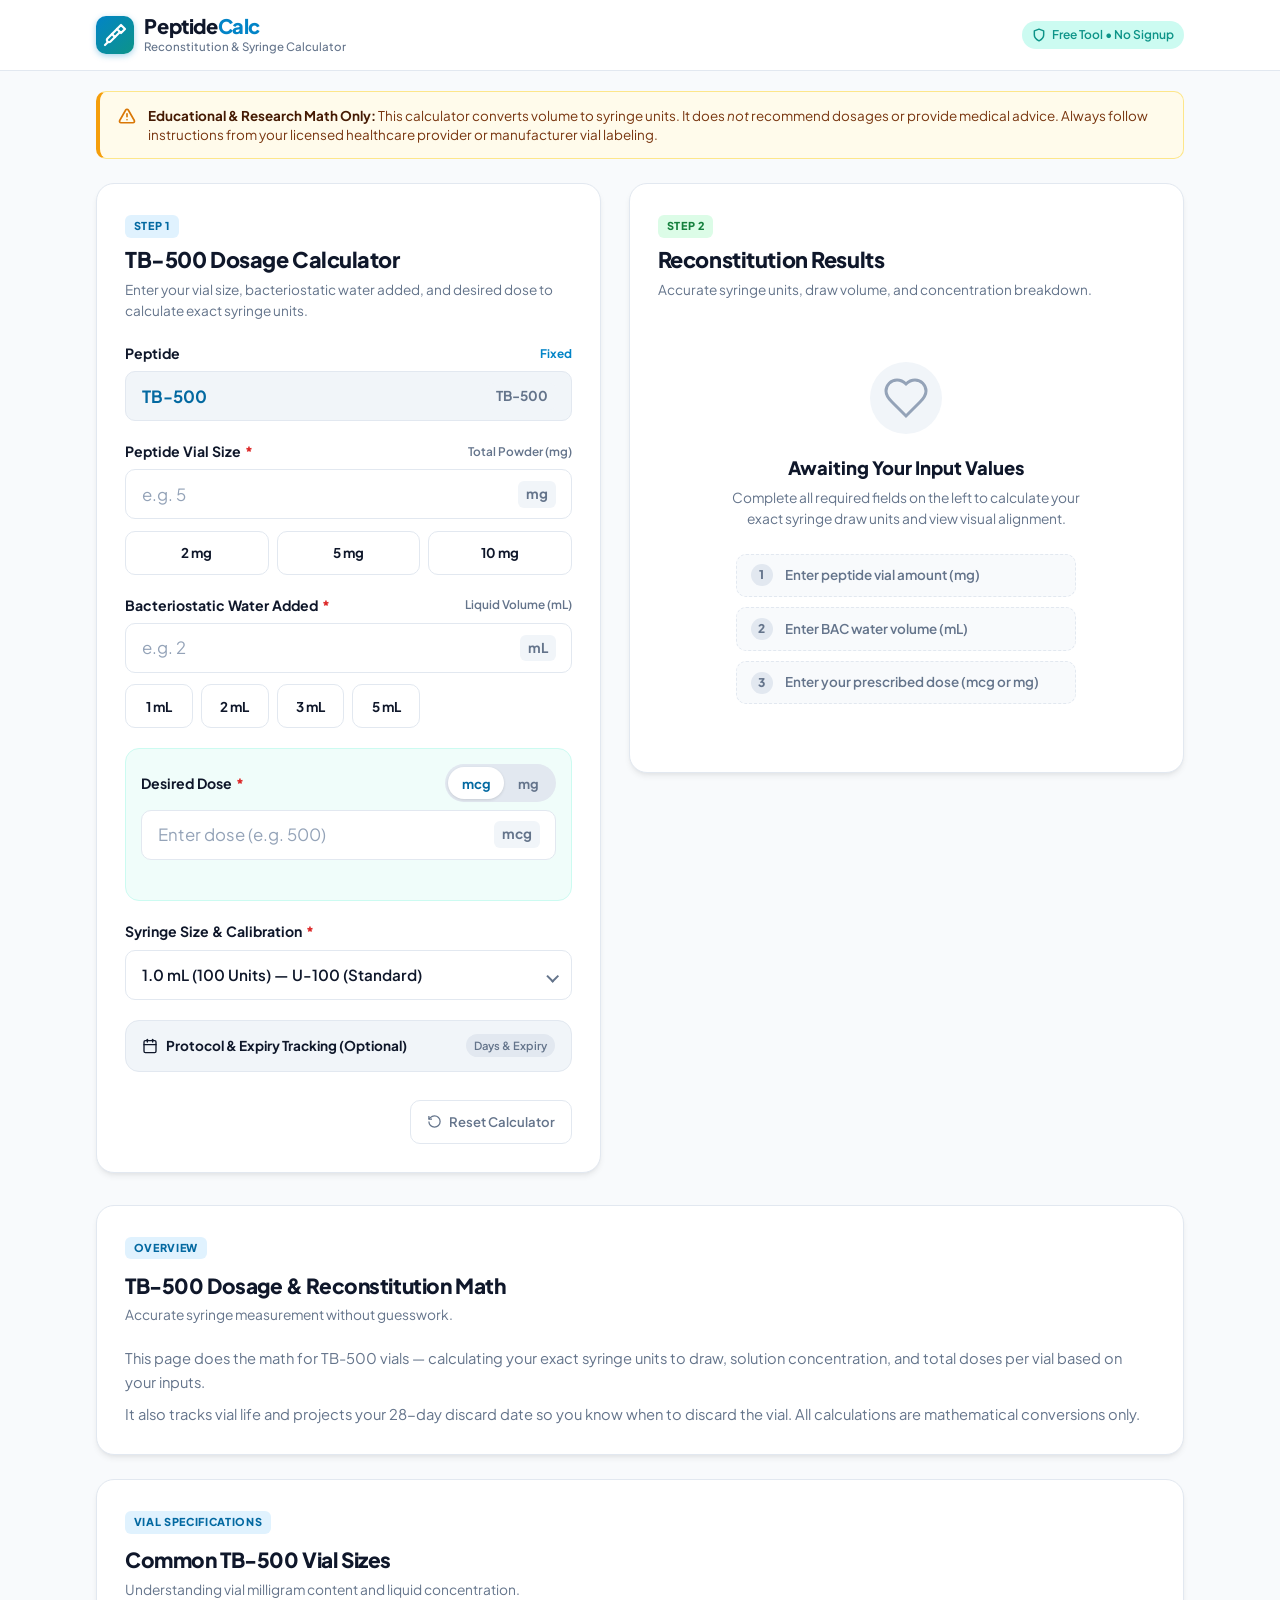
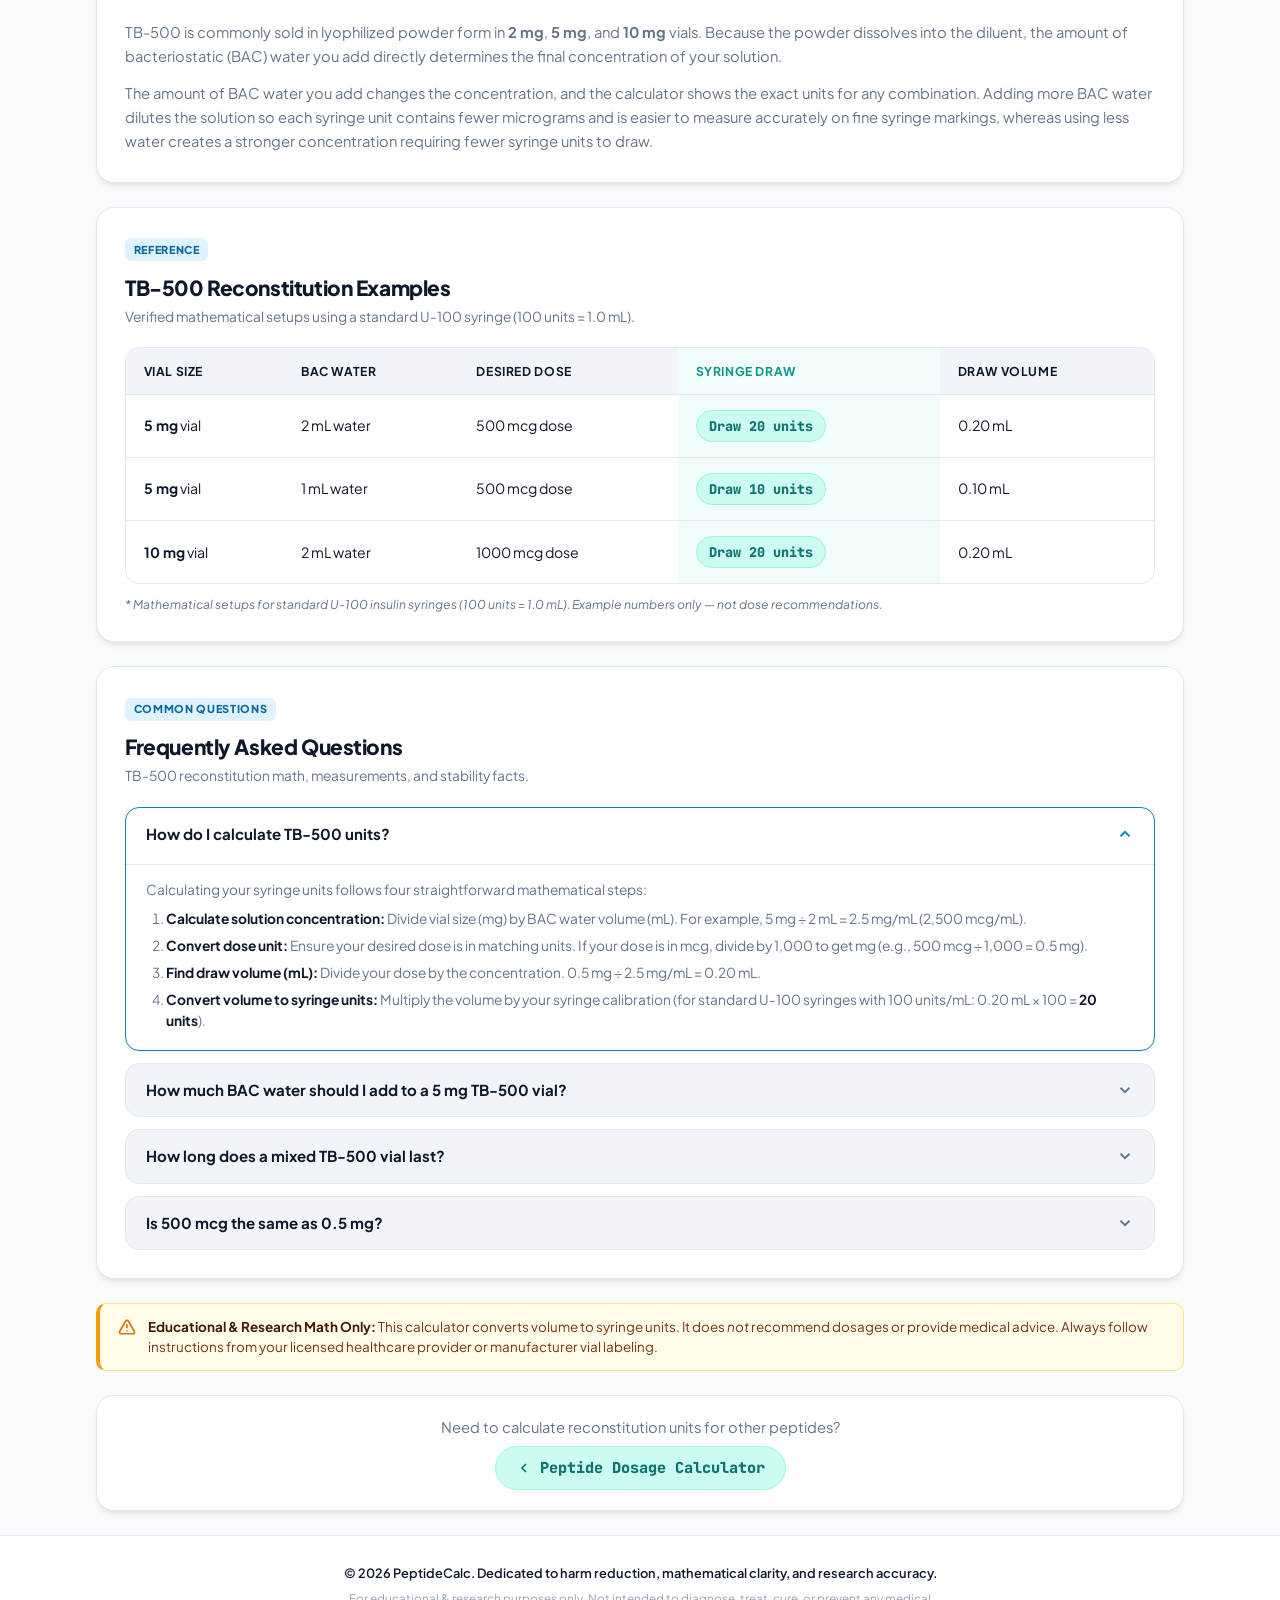
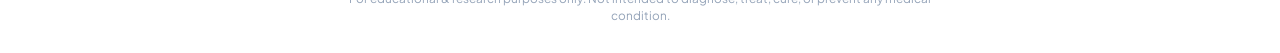
<file: tb-500.html>
<!DOCTYPE html>
<html lang="en">
<head>
  <meta charset="UTF-8">
  <meta name="viewport" content="width=device-width, initial-scale=1.0, maximum-scale=5.0">
  <title>TB-500 Dosage Calculator – How Many Units to Draw</title>
  <meta name="description" content="Free TB-500 reconstitution calculator. Enter your vial size, BAC water and dose to instantly see how many units to draw, doses per vial and when to discard the vial.">
  <link rel="stylesheet" href="style.css">
  <link rel="preconnect" href="https://fonts.googleapis.com">
  <link rel="preconnect" href="https://fonts.gstatic.com" crossorigin>
  <link href="https://fonts.googleapis.com/css2?family=Plus+Jakarta+Sans:wght@400;500;600;700;800&family=JetBrains+Mono:wght@500;600;700&display=swap" rel="stylesheet">
</head>
<body>
  <!-- Header / Nav -->
  <header class="site-header">
    <div class="container header-container">
      <a href="index.html" class="brand">
        <div class="brand-icon">
          <svg width="24" height="24" viewBox="0 0 24 24" fill="none" stroke="currentColor" stroke-width="2.2" stroke-linecap="round" stroke-linejoin="round">
            <path d="m18 2-4 4 4 4 4-4-4-4Z"/>
            <path d="m14 6-9.5 9.5a2.12 2.12 0 1 0 3 3L17 9"/>
            <path d="m9 11 3 3"/>
            <path d="m5 19-3 3"/>
          </svg>
        </div>
        <div class="brand-text">
          <span class="brand-title">Peptide<span class="brand-accent">Calc</span></span>
          <span class="brand-subtitle">Reconstitution & Syringe Calculator</span>
        </div>
      </a>
      <div class="header-badges">
        <span class="trust-badge">
          <svg width="14" height="14" viewBox="0 0 24 24" fill="none" stroke="currentColor" stroke-width="2.5" stroke-linecap="round" stroke-linejoin="round"><path d="M12 22s8-4 8-10V5l-8-3-8 3v7c0 6 8 10 8 10z"/></svg>
          Free Tool • No Signup
        </span>
      </div>
    </div>
  </header>

  <main class="main-content">
    <div class="container">
      
      <!-- Top Disclaimer Line (Mandatory PRD Rule) -->
      <aside class="disclaimer-banner" role="note" aria-label="Medical Disclaimer">
        <div class="disclaimer-icon">
          <svg width="18" height="18" viewBox="0 0 24 24" fill="none" stroke="currentColor" stroke-width="2.2" stroke-linecap="round" stroke-linejoin="round">
            <path d="m21.73 18-8-14a2 2 0 0 0-3.48 0l-8 14A2 2 0 0 0 4 21h16a2 2 0 0 0 1.73-3Z"/>
            <line x1="12" y1="9" x2="12" y2="13"/>
            <line x1="12" y1="17" x2="12.01" y2="17"/>
          </svg>
        </div>
        <div class="disclaimer-text">
          <strong>Educational & Research Math Only:</strong> This calculator converts volume to syringe units. It does <em>not</em> recommend dosages or provide medical advice. Always follow instructions from your licensed healthcare provider or manufacturer vial labeling.
        </div>
      </aside>

      <!-- Calculator Layout Grid -->
      <div class="calculator-grid">
        
        <!-- Inputs Column -->
        <section class="card input-card" aria-labelledby="inputs-heading">
          <div class="card-header">
            <div class="step-indicator">Step 1</div>
            <h1 id="inputs-heading" class="card-title">TB-500 Dosage Calculator</h1>
            <p class="card-desc">Enter your vial size, bacteriostatic water added, and desired dose to calculate exact syringe units.</p>
          </div>

          <form id="calc-form" class="calc-form" onsubmit="return false;" novalidate>
            
            <!-- 1. Fixed Peptide: TB-500 (No Dropdown) -->
            <div class="form-group">
              <div class="label-row">
                <label class="form-label">Peptide</label>
                <span class="unit-indicator" style="color: var(--primary); font-weight: 700;">Fixed</span>
              </div>
              <div class="input-with-unit">
                <input type="text" class="form-input" value="TB-500" readonly aria-readonly="true" tabindex="-1" style="background-color: var(--bg-card-subtle); cursor: default; font-weight: 700; color: var(--primary-hover);">
                <span class="input-suffix">TB-500</span>
              </div>
            </div>

            <!-- 2. Vial Size (mg) - Presets 2 mg, 5 mg and 10 mg -->
            <div class="form-group">
              <div class="label-row">
                <label for="vial-mg" class="form-label">Peptide Vial Size <span class="required-star">*</span></label>
                <span class="unit-indicator">Total Powder (mg)</span>
              </div>
              <div class="input-with-unit">
                <input type="number" id="vial-mg" class="form-input" placeholder="e.g. 5" min="0.1" step="any" required inputmode="decimal">
                <span class="input-suffix">mg</span>
              </div>
              <!-- Presets: 2 mg, 5 mg and 10 mg -->
              <div class="preset-buttons" role="group" aria-label="Vial size presets" style="grid-template-columns: repeat(3, 1fr);">
                <button type="button" class="preset-btn" data-input="vial-mg" data-val="2">2 mg</button>
                <button type="button" class="preset-btn" data-input="vial-mg" data-val="5">5 mg</button>
                <button type="button" class="preset-btn" data-input="vial-mg" data-val="10">10 mg</button>
              </div>
            </div>

            <!-- 3. BAC Water (mL) -->
            <div class="form-group">
              <div class="label-row">
                <label for="bac-water" class="form-label">Bacteriostatic Water Added <span class="required-star">*</span></label>
                <span class="unit-indicator">Liquid Volume (mL)</span>
              </div>
              <div class="input-with-unit">
                <input type="number" id="bac-water" class="form-input" placeholder="e.g. 2" min="0.1" step="any" required inputmode="decimal">
                <span class="input-suffix">mL</span>
              </div>
              <!-- Presets -->
              <div class="preset-buttons" role="group" aria-label="BAC water presets">
                <button type="button" class="preset-btn" data-input="bac-water" data-val="1">1 mL</button>
                <button type="button" class="preset-btn" data-input="bac-water" data-val="2">2 mL</button>
                <button type="button" class="preset-btn" data-input="bac-water" data-val="3">3 mL</button>
                <button type="button" class="preset-btn" data-input="bac-water" data-val="5">5 mL</button>
              </div>
            </div>

            <!-- 4. Desired Dose (mcg / mg Toggle) - Never pre-filled -->
            <div class="form-group highlight-group">
              <div class="label-row">
                <label for="desired-dose" class="form-label">Desired Dose <span class="required-star">*</span></label>
                
                <!-- mcg / mg Toggle Switch -->
                <div class="unit-toggle" role="radiogroup" aria-label="Desired dose unit">
                  <button type="button" id="toggle-mcg" class="toggle-btn active" role="radio" aria-checked="true">mcg</button>
                  <button type="button" id="toggle-mg" class="toggle-btn" role="radio" aria-checked="false">mg</button>
                </div>
              </div>
              <div class="input-with-unit">
                <input type="number" id="desired-dose" class="form-input" placeholder="Enter dose (e.g. 500)" min="0.001" step="any" required inputmode="decimal">
                <span class="input-suffix" id="dose-unit-label">mcg</span>
              </div>
              <div class="dose-conversion-helper" id="dose-helper" aria-live="polite">
                <!-- Dynamically shows e.g. "500 mcg = 0.5 mg" -->
              </div>
            </div>

            <!-- 5. Syringe Size Dropdown -->
            <div class="form-group">
              <div class="label-row">
                <label for="syringe-size" class="form-label">Syringe Size & Calibration <span class="required-star">*</span></label>
              </div>
              <div class="select-wrapper">
                <select id="syringe-size" class="form-select">
                  <option value="u100-100" data-units="100" data-ml="1.0" data-cal="100">1.0 mL (100 Units) — U-100 (Standard)</option>
                  <option value="u100-50" data-units="50" data-ml="0.5" data-cal="100">0.5 mL (50 Units) — U-100</option>
                  <option value="u100-30" data-units="30" data-ml="0.3" data-cal="100">0.3 mL (30 Units) — U-100</option>
                  <option value="u50-50" data-units="50" data-ml="1.0" data-cal="50">1.0 mL (50 Units) — U-50</option>
                  <option value="u40-40" data-units="40" data-ml="1.0" data-cal="40">1.0 mL (40 Units) — U-40</option>
                  <option value="u40-20" data-units="20" data-ml="0.5" data-cal="40">0.5 mL (20 Units) — U-40</option>
                </select>
              </div>
            </div>

            <!-- Optional Tracking & Protocol Accordion -->
            <details class="optional-details">
              <summary class="details-summary">
                <div class="summary-title">
                  <svg width="16" height="16" viewBox="0 0 24 24" fill="none" stroke="currentColor" stroke-width="2" stroke-linecap="round" stroke-linejoin="round">
                    <rect x="3" y="4" width="18" height="18" rx="2" ry="2"/>
                    <line x1="16" y1="2" x2="16" y2="6"/>
                    <line x1="8" y1="2" x2="8" y2="6"/>
                    <line x1="3" y1="10" x2="21" y2="10"/>
                  </svg>
                  <span>Protocol & Expiry Tracking (Optional)</span>
                </div>
                <span class="summary-badge">Days & Expiry</span>
              </summary>
              <div class="details-content">
                <div class="form-row-2">
                  <div class="form-group">
                    <label for="frequency" class="form-label">Dosing Frequency</label>
                    <select id="frequency" class="form-select">
                      <option value="">Select frequency...</option>
                      <option value="1">Once Daily (Every day)</option>
                      <option value="2">Twice Daily (2x / day)</option>
                      <option value="0.5">Every Other Day (EOD)</option>
                      <option value="0.2857">2 Times per Week</option>
                      <option value="0.4286">3 Times per Week</option>
                      <option value="0.142857">Once Weekly (1x / week)</option>
                    </select>
                  </div>
                  <div class="form-group">
                    <label for="mix-date" class="form-label">Reconstitution Date</label>
                    <input type="date" id="mix-date" class="form-input">
                  </div>
                </div>
              </div>
            </details>

            <!-- Reset Button -->
            <div class="form-actions">
              <button type="button" id="btn-reset" class="btn-secondary">
                <svg width="15" height="15" viewBox="0 0 24 24" fill="none" stroke="currentColor" stroke-width="2"><path d="M3 12a9 9 0 1 0 9-9 9.75 9.75 0 0 0-6.74 2.74L3 8"/><path d="M3 3v5h5"/></svg>
                Reset Calculator
              </button>
            </div>
          </form>
        </section>

        <!-- Results Column -->
        <section class="card result-card" aria-labelledby="results-heading">
          <div class="card-header">
            <div class="step-indicator success">Step 2</div>
            <h2 id="results-heading" class="card-title">Reconstitution Results</h2>
            <p class="card-desc">Accurate syringe units, draw volume, and concentration breakdown.</p>
          </div>

          <!-- Empty State (Shown when inputs are missing) -->
          <div id="empty-state" class="empty-state">
            <div class="empty-icon">
              <svg width="48" height="48" viewBox="0 0 24 24" fill="none" stroke="currentColor" stroke-width="1.5">
                <path d="M19 14c1.49-1.46 3-3.21 3-5.5A5.5 5.5 0 0 0 16.5 3c-1.76 0-3 .5-4.5 2-1.5-1.5-2.74-2-4.5-2A5.5 5.5 0 0 0 2 8.5c0 2.3 1.5 4.05 3 5.5l7 7Z"/>
              </svg>
            </div>
            <h3 class="empty-title">Awaiting Your Input Values</h3>
            <p class="empty-text">Complete all required fields on the left to calculate your exact syringe draw units and view visual alignment.</p>
            <div class="checklist">
              <div class="checklist-item" id="check-vial">
                <span class="check-bullet">1</span> Enter peptide vial amount (mg)
              </div>
              <div class="checklist-item" id="check-water">
                <span class="check-bullet">2</span> Enter BAC water volume (mL)
              </div>
              <div class="checklist-item" id="check-dose">
                <span class="check-bullet">3</span> Enter your prescribed dose (mcg or mg)
              </div>
            </div>
          </div>

          <!-- Active Calculation Container (Hidden until all inputs filled) -->
          <div id="results-container" class="results-container" style="display: none;">
            
            <!-- Smart Safety Warnings Area -->
            <div id="warnings-area" class="warnings-area" aria-live="assertive">
              <!-- Over Capacity Warning -->
              <div id="warn-overcapacity" class="alert-box alert-danger" style="display: none;">
                <div class="alert-icon">
                  <svg width="20" height="20" viewBox="0 0 24 24" fill="none" stroke="currentColor" stroke-width="2.5"><circle cx="12" cy="12" r="10"/><line x1="12" y1="8" x2="12" y2="12"/><line x1="12" y1="16" x2="12.01" y2="16"/></svg>
                </div>
                <div class="alert-body">
                  <h4 class="alert-title">Dose Exceeds Syringe Capacity!</h4>
                  <p class="alert-text" id="overcapacity-text">
                    This dose requires <strong id="overcapacity-units">0</strong> units (<span id="overcapacity-ml">0</span> mL), but your selected syringe only holds <span id="overcapacity-max">0</span> units.
                  </p>
                  <div class="alert-actions">
                    <strong>Recommended Solutions:</strong>
                    <ul class="alert-solutions">
                      <li>Switch to a larger syringe (e.g. 0.5 mL or 1.0 mL) in the dropdown.</li>
                      <li>Or reconstitute with less BAC water to create a more concentrated solution.</li>
                    </ul>
                  </div>
                </div>
              </div>

              <!-- mg / mcg Mistake Guard -->
              <div id="warn-mistake-guard" class="alert-box alert-warning" style="display: none;">
                <div class="alert-icon">
                  <svg width="20" height="20" viewBox="0 0 24 24" fill="none" stroke="currentColor" stroke-width="2.5"><path d="m21.73 18-8-14a2 2 0 0 0-3.48 0l-8 14A2 2 0 0 0 4 21h16a2 2 0 0 0 1.73-3Z"/><line x1="12" y1="9" x2="12" y2="13"/><line x1="12" y1="17" x2="12.01" y2="17"/></svg>
                </div>
                <div class="alert-body">
                  <h4 class="alert-title">Possible Unit Mistake (mg vs. mcg)</h4>
                  <p class="alert-text" id="mistake-guard-text">
                    The requested dose of <strong id="mistake-dose-val"></strong> seems unusually large for peptide protocols and would require an excessive number of units or vials.
                  </p>
                  <div class="mistake-actions">
                    <button type="button" id="btn-fix-unit" class="btn-action-fix">
                      Switch dose to <span id="mistake-mcg-fix"></span> mcg instead
                    </button>
                    <span class="mistake-hint">Most peptide doses are prescribed in micrograms (mcg), not milligrams (mg).</span>
                  </div>
                </div>
              </div>

              <!-- Small Volume Caution (< 5 Units) -->
              <div id="warn-low-volume" class="alert-box alert-info" style="display: none;">
                <div class="alert-icon">
                  <svg width="18" height="18" viewBox="0 0 24 24" fill="none" stroke="currentColor" stroke-width="2"><circle cx="12" cy="12" r="10"/><line x1="12" y1="16" x2="12" y2="12"/><line x1="12" y1="8" x2="12.01" y2="8"/></svg>
                </div>
                <div class="alert-body">
                  <h4 class="alert-title">Low Volume Tip (&lt; 5 Units)</h4>
                  <p class="alert-text" id="low-volume-text">
                    Drawing under 5 units can be difficult to measure precisely on standard syringes. Consider adding more BAC water when mixing to yield a larger, easier-to-read volume.
                  </p>
                </div>
              </div>

              <!-- 30-Day Expiry Safety Flag -->
              <div id="warn-expiry" class="alert-box alert-warning" style="display: none;">
                <div class="alert-icon">
                  <svg width="18" height="18" viewBox="0 0 24 24" fill="none" stroke="currentColor" stroke-width="2"><circle cx="12" cy="12" r="10"/><polyline points="12 6 12 12 16 14"/></svg>
                </div>
                <div class="alert-body">
                  <h4 class="alert-title">Extended Vial Duration Warning</h4>
                  <p class="alert-text">
                    At your current frequency, this vial will last over 30 days. Reconstituted peptides generally maintain optimal stability for <strong>28–30 days</strong> under refrigeration. Consider mixing smaller quantities or half-vials.
                  </p>
                </div>
              </div>
            </div>

            <!-- Hero Output: Units To Draw -->
            <div class="hero-result" id="hero-result-card">
              <span class="hero-label">YOUR EXACT SYRINGE DOSE</span>
              <div class="hero-number-wrap">
                <span class="hero-number" id="out-units">0</span>
                <span class="hero-unit">UNITS</span>
              </div>
              <div class="hero-subtext">
                Pull plunger until the leading stopper ring hits <strong id="out-sub-units">0 units</strong> (<span id="out-volume-ml">0.00 mL</span>)
              </div>
              <div class="fraction-note" id="fraction-note" style="display: none;">
                <!-- e.g. "Note: 8.33 units is between 8 and 8.5 units" -->
              </div>
            </div>

            <!-- Visual Syringe Container -->
            <div class="syringe-section">
              <div class="section-subhead">
                <span class="subhead-title">Interactive Visual Syringe</span>
                <span class="subhead-meta" id="syringe-cal-label">1.0 mL U-100 Syringe</span>
              </div>

              <!-- Syringe SVG Canvas -->
              <div class="syringe-viewport">
                <div class="syringe-wrapper" id="syringe-svg-container">
                  <!-- Generated via script.js -->
                </div>
              </div>

              <!-- Magnified Stopper View -->
              <div class="magnifier-panel">
                <div class="magnifier-header">
                  <div class="magnifier-badge">
                    <svg width="14" height="14" viewBox="0 0 24 24" fill="none" stroke="currentColor" stroke-width="2.5"><circle cx="11" cy="11" r="8"/><line x1="21" y1="21" x2="16.65" y2="16.65"/><line x1="11" y1="8" x2="11" y2="14"/><line x1="8" y1="11" x2="14" y2="11"/></svg>
                    Zoomed Stopper View (Fridge Alignment Check)
                  </div>
                  <span class="magnifier-tip">Align the leading rubber ring to the target mark</span>
                </div>
                <div class="magnifier-canvas-wrap" id="magnifier-container">
                  <!-- Magnifier SVG generated via script.js -->
                </div>
              </div>
            </div>

            <!-- Key Metrics Grid -->
            <div class="metrics-grid">
              <div class="metric-card">
                <div class="metric-icon blue">
                  <svg width="18" height="18" viewBox="0 0 24 24" fill="none" stroke="currentColor" stroke-width="2"><path d="M12 2.69l5.66 5.66a8 8 0 1 1-11.31 0z"/></svg>
                </div>
                <div class="metric-info">
                  <span class="metric-label">Draw Volume</span>
                  <span class="metric-value" id="out-metric-ml">0.00 mL</span>
                  <span class="metric-hint">Liquid to inject</span>
                </div>
              </div>

              <div class="metric-card">
                <div class="metric-icon teal">
                  <svg width="18" height="18" viewBox="0 0 24 24" fill="none" stroke="currentColor" stroke-width="2"><path d="M21 16V8a2 2 0 0 0-1-1.73l-7-4a2 2 0 0 0-2 0l-7 4A2 2 0 0 0 3 8v8a2 2 0 0 0 1 1.73l7 4a2 2 0 0 0 2 0l7-4A2 2 0 0 0 21 16z"/></svg>
                </div>
                <div class="metric-info">
                  <span class="metric-label">Concentration</span>
                  <span class="metric-value" id="out-concentration-mg">0.00 mg/mL</span>
                  <span class="metric-hint" id="out-concentration-mcg">0 mcg/mL</span>
                </div>
              </div>

              <div class="metric-card">
                <div class="metric-icon indigo">
                  <svg width="18" height="18" viewBox="0 0 24 24" fill="none" stroke="currentColor" stroke-width="2"><circle cx="12" cy="12" r="10"/><path d="m4.93 4.93 4.24 4.24"/><path d="m14.83 9.17 4.24-4.24"/><path d="m14.83 14.83 4.24 4.24"/><path d="m9.17 14.83-4.24 4.24"/></svg>
                </div>
                <div class="metric-info">
                  <span class="metric-label">Micrograms per Unit</span>
                  <span class="metric-value" id="out-mcg-per-unit">0.0 mcg</span>
                  <span class="metric-hint">Each syringe tick</span>
                </div>
              </div>

              <div class="metric-card">
                <div class="metric-icon purple">
                  <svg width="18" height="18" viewBox="0 0 24 24" fill="none" stroke="currentColor" stroke-width="2"><rect x="3" y="3" width="18" height="18" rx="2"/><path d="M3 9h18"/><path d="M9 21V9"/></svg>
                </div>
                <div class="metric-info">
                  <span class="metric-label">Total Doses per Vial</span>
                  <span class="metric-value" id="out-doses-per-vial">0</span>
                  <span class="metric-hint">Based on vial mg</span>
                </div>
              </div>
            </div>

            <!-- Optional Protocol Stats (if frequency/date filled) -->
            <div id="protocol-stats-box" class="protocol-stats-box" style="display: none;">
              <div class="protocol-stat-item" id="stat-duration-wrap" style="display: none;">
                <span class="stat-label">Vial Estimated Lifespan:</span>
                <span class="stat-val" id="out-lifespan-days">0 Days</span>
              </div>
              <div class="protocol-stat-item" id="stat-discard-wrap" style="display: none;">
                <span class="stat-label">Recommended Discard Date:</span>
                <span class="stat-val" id="out-discard-date">—</span>
                <span class="stat-sub">(28 days post-mix)</span>
              </div>
            </div>

            <!-- Bottom Disclaimer Under Result Card (Mandatory PRD Rule) -->
            <div class="result-disclaimer-note">
              <svg width="14" height="14" viewBox="0 0 24 24" fill="none" stroke="currentColor" stroke-width="2"><circle cx="12" cy="12" r="10"/><line x1="12" y1="16" x2="12" y2="12"/><line x1="12" y1="8" x2="12.01" y2="8"/></svg>
              <span><strong>Medical Safety Note:</strong> All results are mathematical conversions based on your inputs. They do not constitute dosing guidance. Always verify with your physician or pharmacist before administration.</span>
            </div>

          </div>
        </section>

      </div>

      <!-- 1. Short Intro Section (3-4 lines) -->
      <section class="card content-section" id="tb-intro" aria-labelledby="intro-title">
        <div class="section-header">
          <div class="step-indicator">Overview</div>
          <h2 id="intro-title" class="section-title">TB-500 Dosage & Reconstitution Math</h2>
          <p class="section-desc">Accurate syringe measurement without guesswork.</p>
        </div>
        <div style="font-size: 0.92rem; color: var(--text-muted); line-height: 1.65;">
          <p style="margin-bottom: 0.5rem;">This page does the math for TB-500 vials — calculating your exact syringe units to draw, solution concentration, and total doses per vial based on your inputs.</p>
          <p>It also tracks vial life and projects your 28-day discard date so you know when to discard the vial. All calculations are mathematical conversions only.</p>
        </div>
      </section>

      <!-- 2. Common TB-500 Vial Sizes Section -->
      <section class="card content-section" id="vial-sizes" aria-labelledby="vial-sizes-title">
        <div class="section-header">
          <div class="step-indicator">Vial Specifications</div>
          <h2 id="vial-sizes-title" class="section-title">Common TB-500 Vial Sizes</h2>
          <p class="section-desc">Understanding vial milligram content and liquid concentration.</p>
        </div>
        <div style="font-size: 0.92rem; color: var(--text-muted); line-height: 1.65; display: flex; flex-direction: column; gap: 0.75rem;">
          <p>TB-500 is commonly sold in lyophilized powder form in <strong>2 mg</strong>, <strong>5 mg</strong>, and <strong>10 mg</strong> vials. Because the powder dissolves into the diluent, the amount of bacteriostatic (BAC) water you add directly determines the final concentration of your solution.</p>
          <p>The amount of BAC water you add changes the concentration, and the calculator shows the exact units for any combination. Adding more BAC water dilutes the solution so each syringe unit contains fewer micrograms and is easier to measure accurately on fine syringe markings, whereas using less water creates a stronger concentration requiring fewer syringe units to draw.</p>
        </div>
      </section>

      <!-- 3. Examples Table Section -->
      <section class="card content-section" id="examples" aria-labelledby="examples-title">
        <div class="section-header">
          <div class="step-indicator">Reference</div>
          <h2 id="examples-title" class="section-title">TB-500 Reconstitution Examples</h2>
          <p class="section-desc">Verified mathematical setups using a standard U-100 syringe (100 units = 1.0 mL).</p>
        </div>

        <div class="table-scroll-hint">
          <svg width="14" height="14" viewBox="0 0 24 24" fill="none" stroke="currentColor" stroke-width="2.5"><line x1="5" y1="12" x2="19" y2="12"/><polyline points="12 5 19 12 12 19"/></svg>
          <span>Scroll sideways on mobile to view full table</span>
        </div>

        <div class="table-responsive">
          <table class="examples-table">
            <thead>
              <tr>
                <th scope="col">Vial Size</th>
                <th scope="col">BAC Water</th>
                <th scope="col">Desired Dose</th>
                <th scope="col" class="th-result">Syringe Draw</th>
                <th scope="col">Draw Volume</th>
              </tr>
            </thead>
            <tbody>
              <tr>
                <td><strong>5 mg</strong> vial</td>
                <td>2 mL water</td>
                <td>500 mcg dose</td>
                <td class="td-result">
                  <span class="draw-pill">Draw 20 units</span>
                </td>
                <td>0.20 mL</td>
              </tr>
              <tr>
                <td><strong>5 mg</strong> vial</td>
                <td>1 mL water</td>
                <td>500 mcg dose</td>
                <td class="td-result">
                  <span class="draw-pill">Draw 10 units</span>
                </td>
                <td>0.10 mL</td>
              </tr>
              <tr>
                <td><strong>10 mg</strong> vial</td>
                <td>2 mL water</td>
                <td>1000 mcg dose</td>
                <td class="td-result">
                  <span class="draw-pill">Draw 20 units</span>
                </td>
                <td>0.20 mL</td>
              </tr>
            </tbody>
          </table>
        </div>

        <p class="table-caption">
          * Mathematical setups for standard U-100 insulin syringes (100 units = 1.0 mL). Example numbers only — not dose recommendations.
        </p>
      </section>

      <!-- 4. FAQ Accordion Section -->
      <section class="card content-section" id="faq" aria-labelledby="faq-title">
        <div class="section-header">
          <div class="step-indicator">Common Questions</div>
          <h2 id="faq-title" class="section-title">Frequently Asked Questions</h2>
          <p class="section-desc">TB-500 reconstitution math, measurements, and stability facts.</p>
        </div>

        <div class="faq-list">
          <details class="faq-item" open>
            <summary class="faq-summary">
              <span class="faq-question-text">How do I calculate TB-500 units?</span>
              <span class="faq-chevron" aria-hidden="true">
                <svg width="18" height="18" viewBox="0 0 24 24" fill="none" stroke="currentColor" stroke-width="2.5"><polyline points="6 9 12 15 18 9"/></svg>
              </span>
            </summary>
            <div class="faq-answer">
              <p>Calculating your syringe units follows four straightforward mathematical steps:</p>
              <ol style="margin-left: 1.25rem; margin-top: 0.5rem; display: flex; flex-direction: column; gap: 0.35rem;">
                <li><strong>Calculate solution concentration:</strong> Divide vial size (mg) by BAC water volume (mL). For example, 5 mg ÷ 2 mL = 2.5 mg/mL (2,500 mcg/mL).</li>
                <li><strong>Convert dose unit:</strong> Ensure your desired dose is in matching units. If your dose is in mcg, divide by 1,000 to get mg (e.g., 500 mcg ÷ 1,000 = 0.5 mg).</li>
                <li><strong>Find draw volume (mL):</strong> Divide your dose by the concentration. 0.5 mg ÷ 2.5 mg/mL = 0.20 mL.</li>
                <li><strong>Convert volume to syringe units:</strong> Multiply the volume by your syringe calibration (for standard U-100 syringes with 100 units/mL: 0.20 mL × 100 = <strong>20 units</strong>).</li>
              </ol>
            </div>
          </details>

          <details class="faq-item">
            <summary class="faq-summary">
              <span class="faq-question-text">How much BAC water should I add to a 5 mg TB-500 vial?</span>
              <span class="faq-chevron" aria-hidden="true">
                <svg width="18" height="18" viewBox="0 0 24 24" fill="none" stroke="currentColor" stroke-width="2.5"><polyline points="6 9 12 15 18 9"/></svg>
              </span>
            </summary>
            <div class="faq-answer">
              <p>Adding more water makes each unit weaker and easier to measure; the right amount is the one where your dose is easy to draw without being too small or exceeding syringe limits:</p>
              <ul style="margin-left: 1.25rem; margin-top: 0.5rem; margin-bottom: 0.5rem; display: flex; flex-direction: column; gap: 0.35rem;">
                <li><strong>With 1 mL BAC water:</strong> The solution concentration is 5 mg/mL (50 mcg per U-100 unit). A 500 mcg dose is <strong>10 units (0.10 mL)</strong>.</li>
                <li><strong>With 2 mL BAC water:</strong> The solution concentration is 2.5 mg/mL (25 mcg per U-100 unit). The same 500 mcg dose requires <strong>20 units (0.20 mL)</strong>, providing more tick marks for an easier and more forgiving draw.</li>
              </ul>
              <p>You can use the calculator above to compare 1 mL vs. 2 mL with your own dose to see which draw volume is easier to measure on your syringe. There is no recommended dose or single mandated water volume.</p>
            </div>
          </details>

          <details class="faq-item">
            <summary class="faq-summary">
              <span class="faq-question-text">How long does a mixed TB-500 vial last?</span>
              <span class="faq-chevron" aria-hidden="true">
                <svg width="18" height="18" viewBox="0 0 24 24" fill="none" stroke="currentColor" stroke-width="2.5"><polyline points="6 9 12 15 18 9"/></svg>
              </span>
            </summary>
            <div class="faq-answer">
              <p>Once reconstituted with bacteriostatic water, a mixed TB-500 vial is generally used within <strong>28–30 days</strong> when stored refrigerated at 36°F to 46°F (2°C to 8°C). The calculator shows your projected discard date in the optional protocol tracking section so you know exactly when the 28-day threshold is reached.</p>
            </div>
          </details>

          <details class="faq-item">
            <summary class="faq-summary">
              <span class="faq-question-text">Is 500 mcg the same as 0.5 mg?</span>
              <span class="faq-chevron" aria-hidden="true">
                <svg width="18" height="18" viewBox="0 0 24 24" fill="none" stroke="currentColor" stroke-width="2.5"><polyline points="6 9 12 15 18 9"/></svg>
              </span>
            </summary>
            <div class="faq-answer">
              <p><strong>Yes — 1 mg = 1,000 mcg</strong> (pure metric conversion). To convert micrograms (mcg) to milligrams (mg), divide by 1,000 (500 mcg ÷ 1,000 = 0.5 mg). To convert milligrams to micrograms, multiply by 1,000 (0.5 mg × 1,000 = 500 mcg).</p>
            </div>
          </details>
        </div>
      </section>

      <!-- 5. Safety Disclaimer (Same as other pages) -->
      <aside class="disclaimer-banner" role="note" aria-label="Medical Disclaimer">
        <div class="disclaimer-icon">
          <svg width="18" height="18" viewBox="0 0 24 24" fill="none" stroke="currentColor" stroke-width="2.2" stroke-linecap="round" stroke-linejoin="round">
            <path d="m21.73 18-8-14a2 2 0 0 0-3.48 0l-8 14A2 2 0 0 0 4 21h16a2 2 0 0 0 1.73-3Z"/>
            <line x1="12" y1="9" x2="12" y2="13"/>
            <line x1="12" y1="17" x2="12.01" y2="17"/>
          </svg>
        </div>
        <div class="disclaimer-text">
          <strong>Educational & Research Math Only:</strong> This calculator converts volume to syringe units. It does <em>not</em> recommend dosages or provide medical advice. Always follow instructions from your licensed healthcare provider or manufacturer vial labeling.
        </div>
      </aside>

      <!-- 6. Link Back to Main Calculator -->
      <nav class="card content-section" aria-label="Related Calculators" style="text-align: center; padding: 1.25rem;">
        <p style="font-size: 0.92rem; color: var(--text-muted); margin-bottom: 0.5rem;">Need to calculate reconstitution units for other peptides?</p>
        <div style="display: flex; justify-content: center; gap: 0.75rem; flex-wrap: wrap;">
          <a href="index.html" class="draw-pill" style="display: inline-flex; align-items: center; gap: 0.5rem; text-decoration: none; font-size: 0.95rem; padding: 0.6rem 1.25rem;">
            <svg width="16" height="16" viewBox="0 0 24 24" fill="none" stroke="currentColor" stroke-width="2.5"><polyline points="15 18 9 12 15 6"/></svg>
            Peptide Dosage Calculator
          </a>
        </div>
      </nav>

    </div>
  </main>

  <footer class="site-footer">
    <div class="container footer-container">
      <p class="footer-copy">© 2026 PeptideCalc. Dedicated to harm reduction, mathematical clarity, and research accuracy.</p>
      <p class="footer-legal">For educational & research purposes only. Not intended to diagnose, treat, cure, or prevent any medical condition.</p>
    </div>
  </footer>

  <script src="script.js"></script>
</body>
</html>
</file>
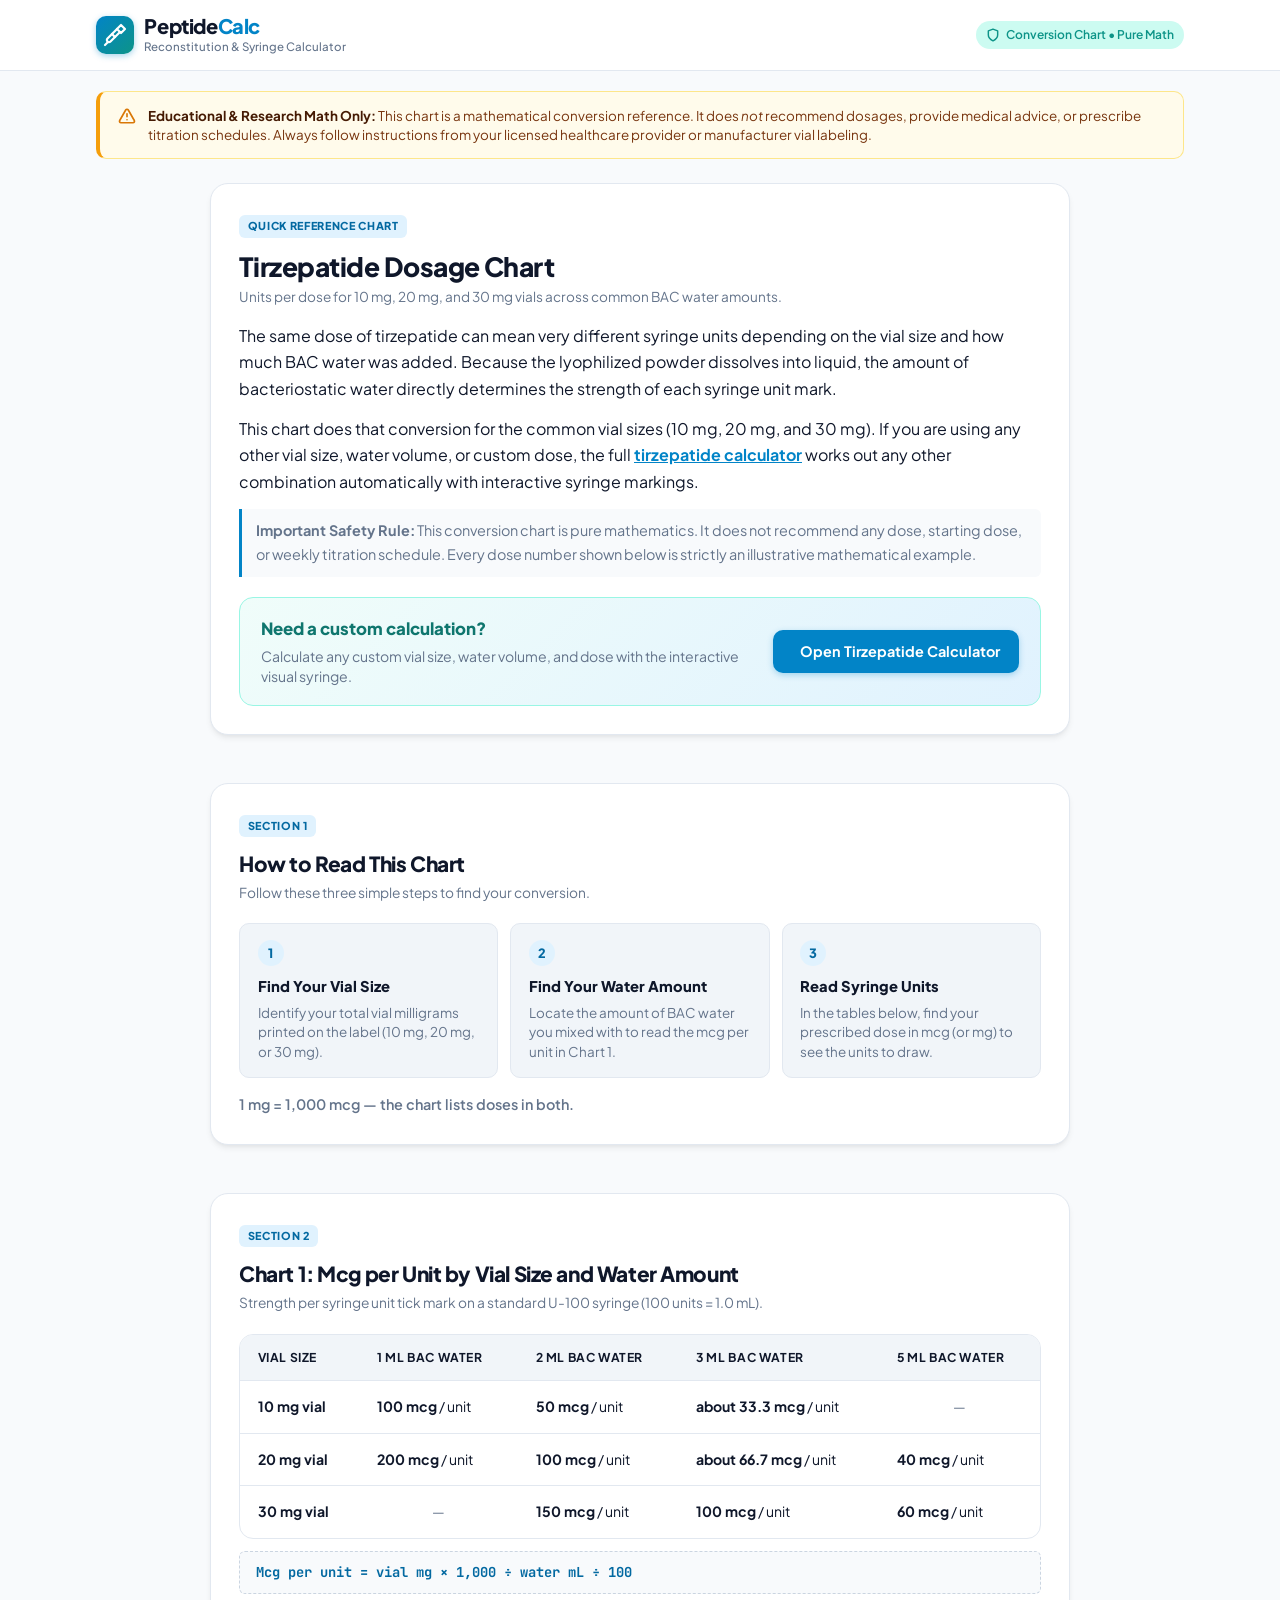
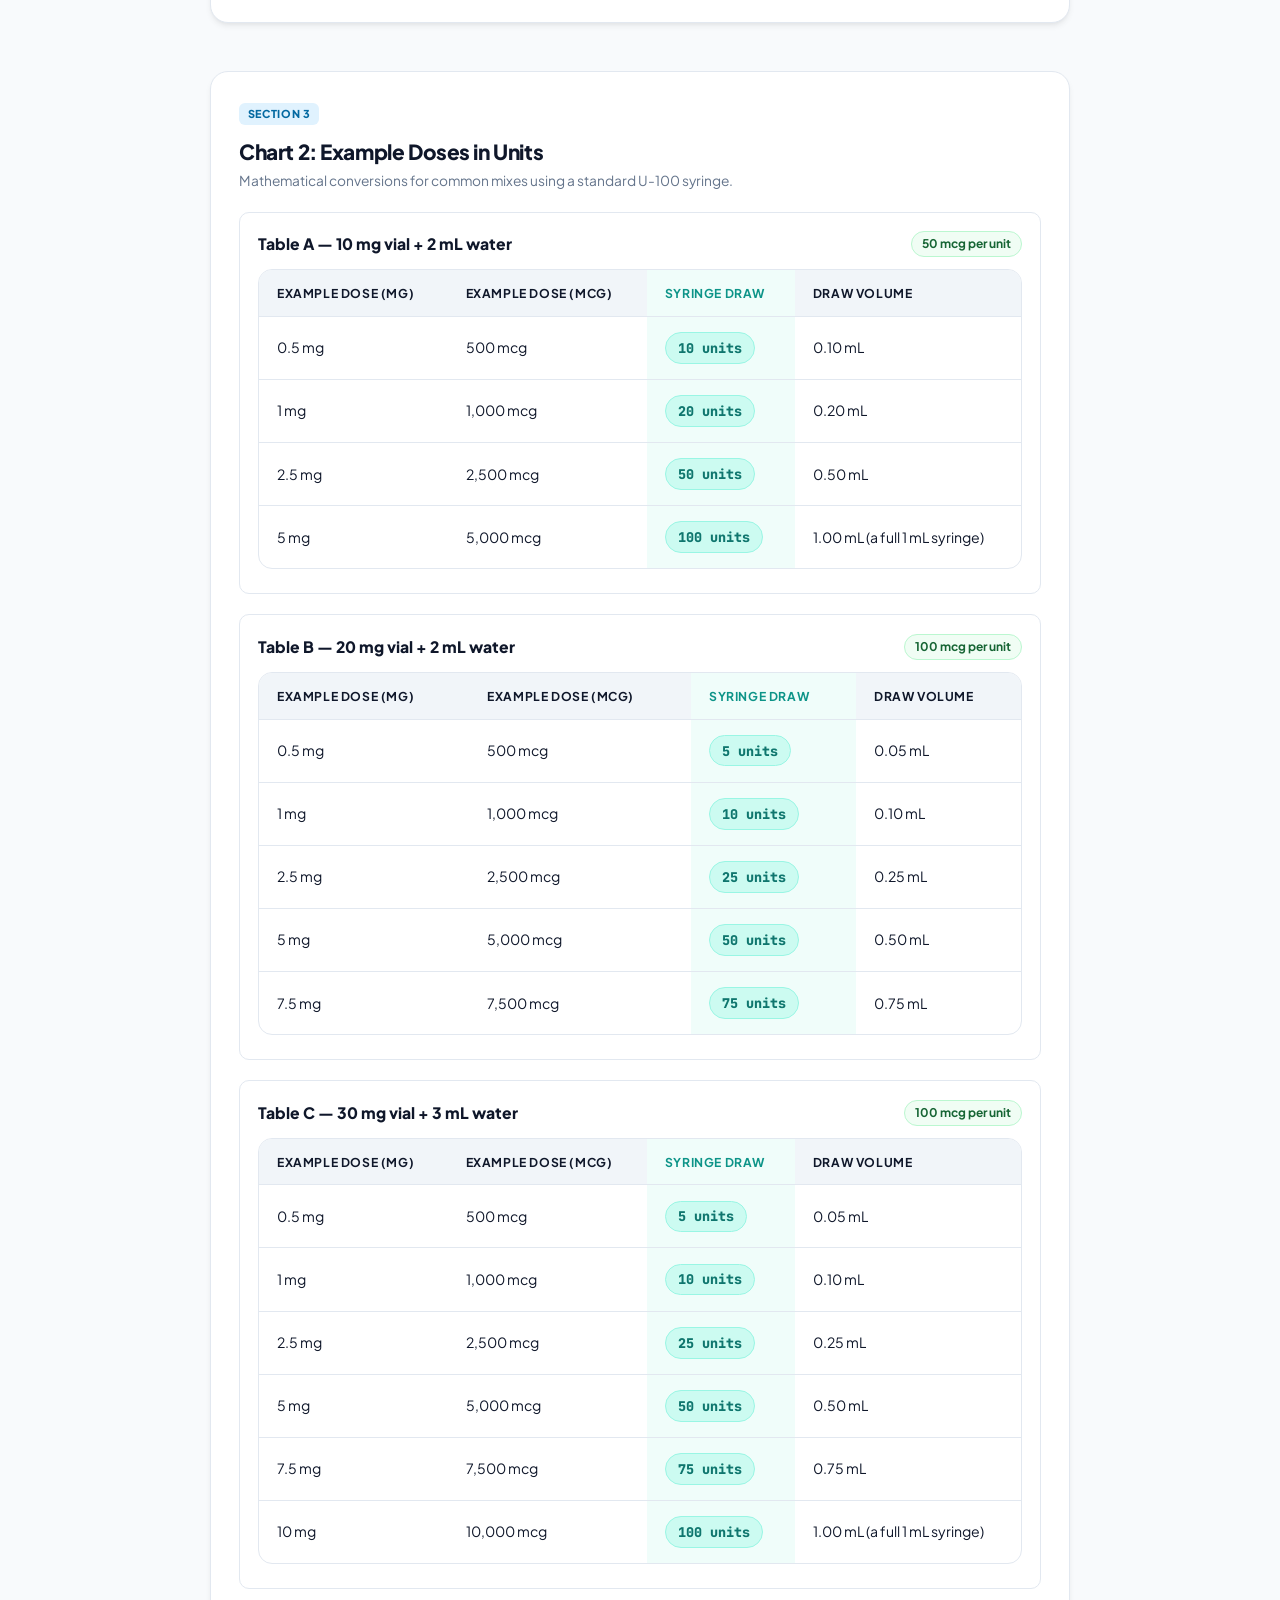
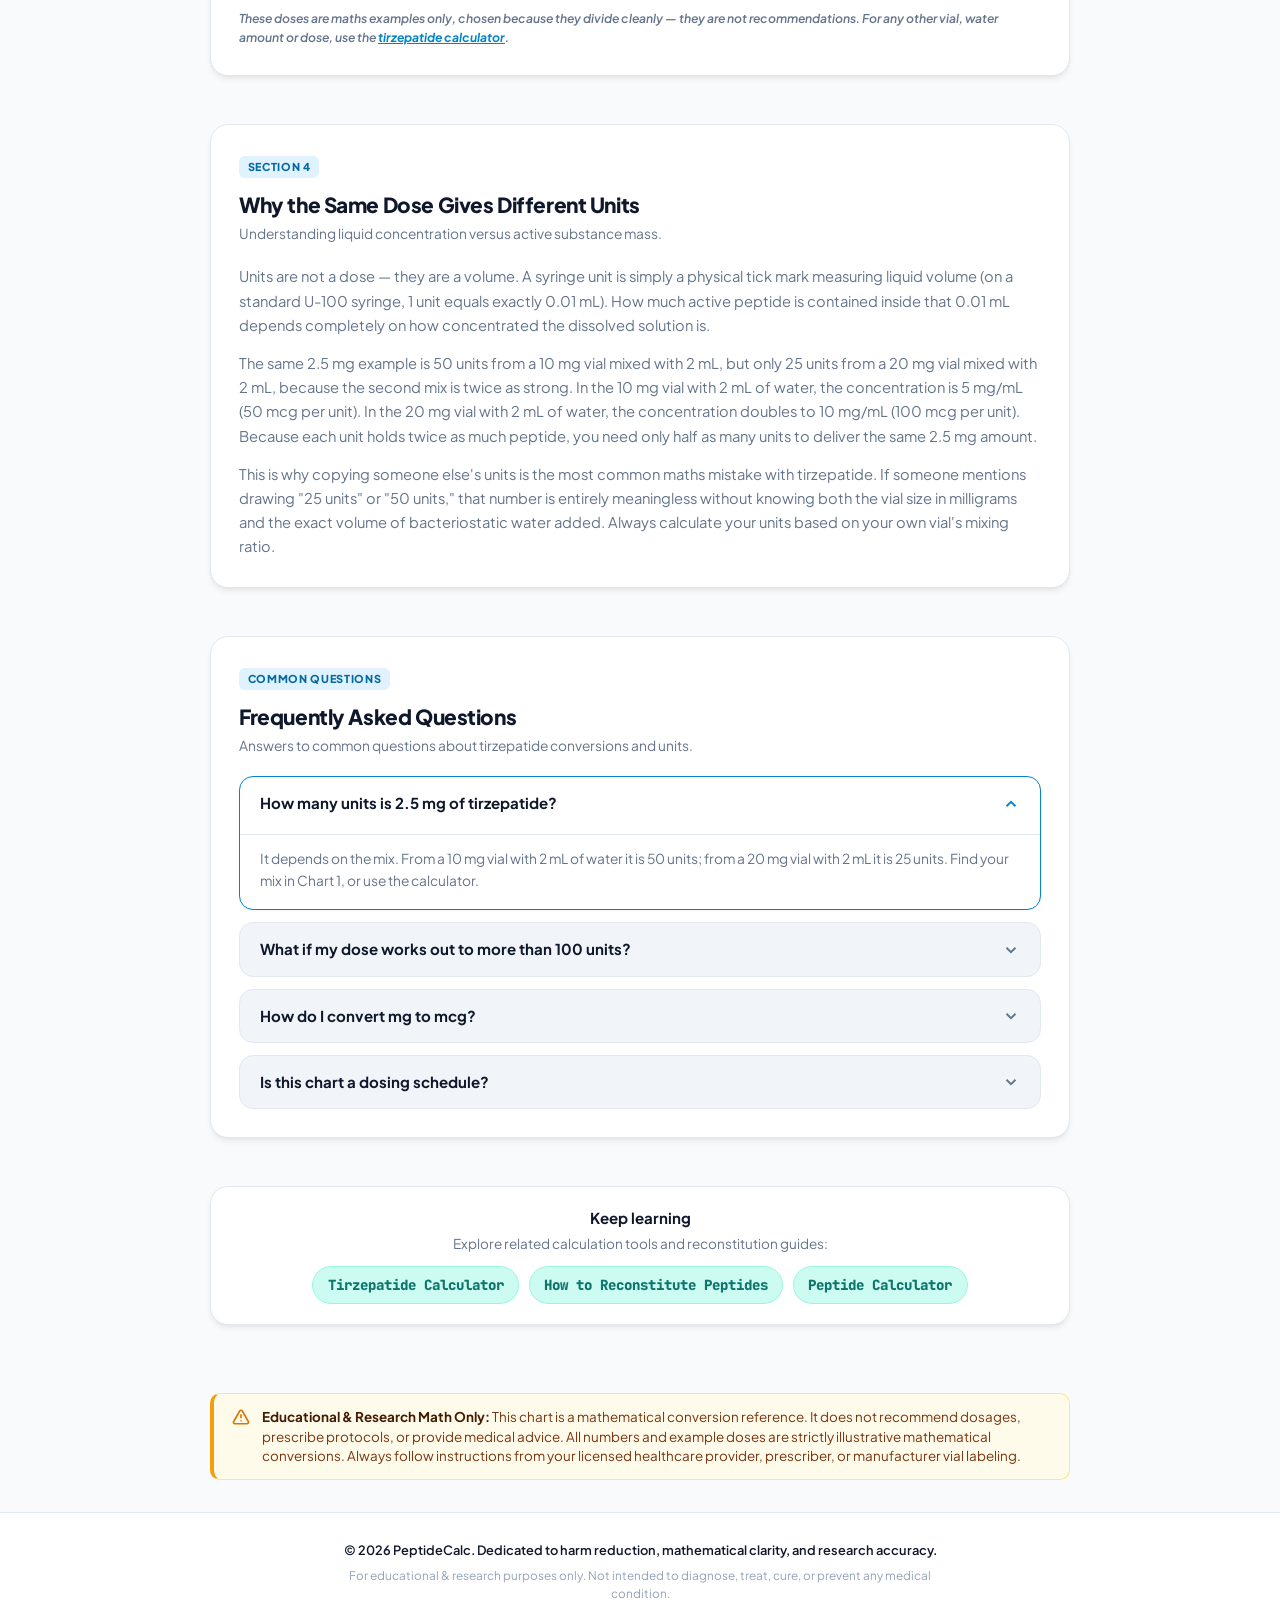
<file: tirzepatide-dosage-chart.html>
<!DOCTYPE html>
<html lang="en">
<head>
  <meta charset="UTF-8">
  <meta name="viewport" content="width=device-width, initial-scale=1.0, maximum-scale=5.0">
  <title>Tirzepatide Dosage Chart: Units per Dose for Every Vial Size</title>
  <meta name="description" content="A tirzepatide dosage chart in pure maths: for 10 mg, 20 mg and 30 mg vials, see the mcg per unit at each BAC water amount and convert example doses into U-100 syringe units.">
  <link rel="stylesheet" href="style.css">
  <link rel="preconnect" href="https://fonts.googleapis.com">
  <link rel="preconnect" href="https://fonts.gstatic.com" crossorigin>
  <link href="https://fonts.googleapis.com/css2?family=Plus+Jakarta+Sans:wght@400;500;600;700;800&family=JetBrains+Mono:wght@500;600;700&display=swap" rel="stylesheet">
  <style>
    /* Scoped styling for dosage chart page */
    .chart-container {
      max-width: 860px;
      margin: 0 auto;
      display: flex;
      flex-direction: column;
      gap: 1.5rem;
      width: 100%;
      box-sizing: border-box;
    }
    .chart-intro-p {
      font-size: 1rem;
      line-height: 1.65;
      color: var(--text-main);
      margin-bottom: 0.85rem;
    }
    .chart-intro-p:last-child {
      margin-bottom: 0;
    }
    .callout-box {
      background: linear-gradient(135deg, #f0fdfa 0%, #e0f2fe 100%);
      border: 1.5px solid #99f6e4;
      border-radius: var(--radius-lg);
      padding: 1.15rem 1.3rem;
      display: flex;
      flex-direction: column;
      gap: 0.85rem;
      align-items: flex-start;
      box-sizing: border-box;
      width: 100%;
      max-width: 100%;
    }
    @media (min-width: 640px) {
      .callout-box {
        flex-direction: row;
        align-items: center;
        justify-content: space-between;
      }
    }
    .callout-text h3 {
      font-size: 1.05rem;
      font-weight: 800;
      color: #0f766e;
      margin-bottom: 0.25rem;
    }
    .callout-text p {
      font-size: 0.88rem;
      color: var(--text-muted);
      line-height: 1.45;
      margin: 0;
    }
    .callout-btn {
      display: inline-flex;
      align-items: center;
      gap: 0.5rem;
      background: var(--primary);
      color: #ffffff;
      font-weight: 700;
      font-size: 0.9rem;
      padding: 0.65rem 1.2rem;
      border-radius: var(--radius-md);
      text-decoration: none;
      box-shadow: 0 2px 6px rgba(2, 132, 199, 0.3);
      white-space: nowrap;
      transition: background-color 0.15s ease;
    }
    .callout-btn:hover {
      background: var(--primary-hover);
    }
    .steps-grid {
      display: grid;
      grid-template-columns: repeat(3, minmax(0, 1fr));
      gap: 0.75rem;
      width: 100%;
      box-sizing: border-box;
    }
    @media (max-width: 640px) {
      .steps-grid {
        grid-template-columns: 1fr;
        gap: 0.65rem;
      }
    }
    .step-card {
      background: var(--bg-card-subtle);
      border: 1.5px solid var(--border-light);
      border-radius: var(--radius-md);
      padding: 1rem 1.1rem;
      display: flex;
      flex-direction: column;
      gap: 0.35rem;
      box-sizing: border-box;
      min-width: 0;
    }
    .step-number {
      display: inline-flex;
      align-items: center;
      justify-content: center;
      width: 26px;
      height: 26px;
      border-radius: var(--radius-full);
      background: var(--primary-light);
      color: var(--primary-hover);
      font-size: 0.8rem;
      font-weight: 800;
      margin-bottom: 0.2rem;
    }
    .step-card-title {
      font-size: 0.92rem;
      font-weight: 800;
      color: var(--text-main);
    }
    .step-card-desc {
      font-size: 0.84rem;
      color: var(--text-muted);
      line-height: 1.45;
    }
    .table-mix-card {
      background: #ffffff;
      border: 1.5px solid var(--border-light);
      border-radius: var(--radius-md);
      padding: 1.15rem 1.15rem 0.75rem;
      margin-bottom: 1.25rem;
      box-sizing: border-box;
      width: 100%;
    }
    .table-mix-card:last-child {
      margin-bottom: 0;
    }
    .table-mix-header {
      display: flex;
      align-items: center;
      justify-content: space-between;
      flex-wrap: wrap;
      gap: 0.5rem;
      margin-bottom: 0.75rem;
    }
    .table-mix-title {
      font-size: 0.98rem;
      font-weight: 800;
      color: var(--text-main);
    }
    .table-mix-badge {
      display: inline-flex;
      align-items: center;
      font-size: 0.75rem;
      font-weight: 700;
      background: #f0fdf4;
      color: #166534;
      border: 1px solid #bbf7d0;
      padding: 0.2rem 0.6rem;
      border-radius: var(--radius-full);
    }
    .formula-tagline {
      background: #f8fafc;
      border: 1px dashed #cbd5e1;
      border-radius: var(--radius-sm);
      padding: 0.65rem 1rem;
      font-family: var(--font-mono);
      font-size: 0.86rem;
      font-weight: 700;
      color: #0369a1;
      margin-top: 0.75rem;
      overflow-x: auto;
      white-space: nowrap;
      box-sizing: border-box;
      width: 100%;
    }
    .links-bar {
      display: flex;
      justify-content: center;
      gap: 0.6rem;
      flex-wrap: wrap;
      margin-top: 0.5rem;
    }
    .links-bar a {
      display: inline-flex;
      align-items: center;
      text-decoration: none;
      font-size: 0.88rem;
      padding: 0.45rem 0.9rem;
    }
  </style>
</head>
<body>
  <!-- Header / Nav -->
  <header class="site-header">
    <div class="container header-container">
      <a href="index.html" class="brand">
        <div class="brand-icon">
          <svg width="24" height="24" viewBox="0 0 24 24" fill="none" stroke="currentColor" stroke-width="2.2" stroke-linecap="round" stroke-linejoin="round">
            <path d="m18 2-4 4 4 4 4-4-4-4Z"/>
            <path d="m14 6-9.5 9.5a2.12 2.12 0 1 0 3 3L17 9"/>
            <path d="m9 11 3 3"/>
            <path d="m5 19-3 3"/>
          </svg>
        </div>
        <div class="brand-text">
          <span class="brand-title">Peptide<span class="brand-accent">Calc</span></span>
          <span class="brand-subtitle">Reconstitution & Syringe Calculator</span>
        </div>
      </a>
      <div class="header-badges">
        <span class="trust-badge">
          <svg width="14" height="14" viewBox="0 0 24 24" fill="none" stroke="currentColor" stroke-width="2.5" stroke-linecap="round" stroke-linejoin="round"><path d="M12 22s8-4 8-10V5l-8-3-8 3v7c0 6 8 10 8 10z"/></svg>
          Conversion Chart • Pure Math
        </span>
      </div>
    </div>
  </header>

  <main class="main-content">
    <div class="container">
      
      <!-- Top Disclaimer Line (Mandatory PRD Rule) -->
      <aside class="disclaimer-banner" role="note" aria-label="Medical Disclaimer">
        <div class="disclaimer-icon">
          <svg width="18" height="18" viewBox="0 0 24 24" fill="none" stroke="currentColor" stroke-width="2.2" stroke-linecap="round" stroke-linejoin="round">
            <path d="m21.73 18-8-14a2 2 0 0 0-3.48 0l-8 14A2 2 0 0 0 4 21h16a2 2 0 0 0 1.73-3Z"/>
            <line x1="12" y1="9" x2="12" y2="13"/>
            <line x1="12" y1="17" x2="12.01" y2="17"/>
          </svg>
        </div>
        <div class="disclaimer-text">
          <strong>Educational & Research Math Only:</strong> This chart is a mathematical conversion reference. It does <em>not</em> recommend dosages, provide medical advice, or prescribe titration schedules. Always follow instructions from your licensed healthcare provider or manufacturer vial labeling.
        </div>
      </aside>

      <div class="chart-container">

        <!-- Header Card & Intro -->
        <article class="card content-section">
          <div class="card-header" style="margin-bottom: 1rem;">
            <div class="step-indicator">Quick Reference Chart</div>
            <h1 class="card-title" style="font-size: 1.65rem; line-height: 1.25; margin-top: 0.35rem;">Tirzepatide Dosage Chart</h1>
            <p class="card-desc">Units per dose for 10 mg, 20 mg, and 30 mg vials across common BAC water amounts.</p>
          </div>

          <div style="margin-bottom: 1.25rem;">
            <p class="chart-intro-p">
              The same dose of tirzepatide can mean very different syringe units depending on the vial size and how much BAC water was added. Because the lyophilized powder dissolves into liquid, the amount of bacteriostatic water directly determines the strength of each syringe unit mark.
            </p>
            <p class="chart-intro-p">
              This chart does that conversion for the common vial sizes (10 mg, 20 mg, and 30 mg). If you are using any other vial size, water volume, or custom dose, the full <a href="tirzepatide.html" style="color: var(--primary); font-weight: 700; text-decoration: underline;">tirzepatide calculator</a> works out any other combination automatically with interactive syringe markings.
            </p>
            <p class="chart-intro-p" style="background: #f8fafc; border-left: 3px solid var(--primary); padding: 0.65rem 0.85rem; border-radius: 0 var(--radius-sm) var(--radius-sm) 0; font-size: 0.9rem; color: var(--text-muted);">
              <strong>Important Safety Rule:</strong> This conversion chart is pure mathematics. It does not recommend any dose, starting dose, or weekly titration schedule. Every dose number shown below is strictly an illustrative mathematical example.
            </p>
          </div>

          <!-- Calculator Callout Box -->
          <div class="callout-box">
            <div class="callout-text">
              <h3>Need a custom calculation?</h3>
              <p>Calculate any custom vial size, water volume, and dose with the interactive visual syringe.</p>
            </div>
            <a href="tirzepatide.html" class="callout-btn">
              <svg width="16" height="16" viewBox="0 0 24 24" fill="none" stroke="currentColor" stroke-width="2.4"><path d="m18 2-4 4 4 4 4-4-4-4Z"/><path d="m14 6-9.5 9.5a2.12 2.12 0 1 0 3 3L17 9"/><path d="m9 11 3 3"/><path d="m5 19-3 3"/></svg>
              Open Tirzepatide Calculator
            </a>
          </div>
        </article>

        <!-- Section 1: How to Read This Chart -->
        <section class="card content-section" id="how-to-read" aria-labelledby="section-1-title">
          <div class="section-header">
            <div class="step-indicator">Section 1</div>
            <h2 id="section-1-title" class="section-title">How to Read This Chart</h2>
            <p class="section-desc">Follow these three simple steps to find your conversion.</p>
          </div>

          <div class="steps-grid">
            <div class="step-card">
              <span class="step-number">1</span>
              <div class="step-card-title">Find Your Vial Size</div>
              <div class="step-card-desc">
                Identify your total vial milligrams printed on the label (10 mg, 20 mg, or 30 mg).
              </div>
            </div>

            <div class="step-card">
              <span class="step-number">2</span>
              <div class="step-card-title">Find Your Water Amount</div>
              <div class="step-card-desc">
                Locate the amount of BAC water you mixed with to read the mcg per unit in Chart 1.
              </div>
            </div>

            <div class="step-card">
              <span class="step-number">3</span>
              <div class="step-card-title">Read Syringe Units</div>
              <div class="step-card-desc">
                In the tables below, find your prescribed dose in mcg (or mg) to see the units to draw.
              </div>
            </div>
          </div>

          <p style="font-size: 0.9rem; font-weight: 600; color: var(--text-muted); margin-top: 1rem;">
            1 mg = 1,000 mcg — the chart lists doses in both.
          </p>
        </section>

        <!-- Section 2: Chart 1: Mcg per Unit by Vial Size and Water Amount -->
        <section class="card content-section" id="chart-1" aria-labelledby="section-2-title">
          <div class="section-header">
            <div class="step-indicator">Section 2</div>
            <h2 id="section-2-title" class="section-title">Chart 1: Mcg per Unit by Vial Size and Water Amount</h2>
            <p class="section-desc">Strength per syringe unit tick mark on a standard U-100 syringe (100 units = 1.0 mL).</p>
          </div>

          <div class="table-scroll-hint">
            <svg width="14" height="14" viewBox="0 0 24 24" fill="none" stroke="currentColor" stroke-width="2.5"><line x1="5" y1="12" x2="19" y2="12"/><polyline points="12 5 19 12 12 19"/></svg>
            <span>Scroll sideways on mobile to view full table</span>
          </div>

          <div class="table-responsive">
            <table class="examples-table">
              <thead>
                <tr>
                  <th scope="col">Vial Size</th>
                  <th scope="col">1 mL BAC Water</th>
                  <th scope="col">2 mL BAC Water</th>
                  <th scope="col">3 mL BAC Water</th>
                  <th scope="col">5 mL BAC Water</th>
                </tr>
              </thead>
              <tbody>
                <tr>
                  <td><strong>10 mg vial</strong></td>
                  <td><strong>100 mcg</strong> / unit</td>
                  <td><strong>50 mcg</strong> / unit</td>
                  <td><strong>about 33.3 mcg</strong> / unit</td>
                  <td style="color: var(--text-muted); text-align: center;">—</td>
                </tr>
                <tr>
                  <td><strong>20 mg vial</strong></td>
                  <td><strong>200 mcg</strong> / unit</td>
                  <td><strong>100 mcg</strong> / unit</td>
                  <td><strong>about 66.7 mcg</strong> / unit</td>
                  <td><strong>40 mcg</strong> / unit</td>
                </tr>
                <tr>
                  <td><strong>30 mg vial</strong></td>
                  <td style="color: var(--text-muted); text-align: center;">—</td>
                  <td><strong>150 mcg</strong> / unit</td>
                  <td><strong>100 mcg</strong> / unit</td>
                  <td><strong>60 mcg</strong> / unit</td>
                </tr>
              </tbody>
            </table>
          </div>

          <div class="formula-tagline">
            Mcg per unit = vial mg × 1,000 ÷ water mL ÷ 100
          </div>
        </section>

        <!-- Section 3: Chart 2: Example Doses in Units -->
        <section class="card content-section" id="chart-2" aria-labelledby="section-3-title">
          <div class="section-header">
            <div class="step-indicator">Section 3</div>
            <h2 id="section-3-title" class="section-title">Chart 2: Example Doses in Units</h2>
            <p class="section-desc">Mathematical conversions for common mixes using a standard U-100 syringe.</p>
          </div>

          <!-- Table A: 10 mg vial + 2 mL water -->
          <div class="table-mix-card">
            <div class="table-mix-header">
              <span class="table-mix-title">Table A — 10 mg vial + 2 mL water</span>
              <span class="table-mix-badge">50 mcg per unit</span>
            </div>
            
            <div class="table-scroll-hint">
              <svg width="14" height="14" viewBox="0 0 24 24" fill="none" stroke="currentColor" stroke-width="2.5"><line x1="5" y1="12" x2="19" y2="12"/><polyline points="12 5 19 12 12 19"/></svg>
              <span>Scroll sideways on mobile</span>
            </div>

            <div class="table-responsive">
              <table class="examples-table">
                <thead>
                  <tr>
                    <th scope="col">Example Dose (mg)</th>
                    <th scope="col">Example Dose (mcg)</th>
                    <th scope="col" class="th-result">Syringe Draw</th>
                    <th scope="col">Draw Volume</th>
                  </tr>
                </thead>
                <tbody>
                  <tr>
                    <td>0.5 mg</td>
                    <td>500 mcg</td>
                    <td class="td-result"><span class="draw-pill">10 units</span></td>
                    <td>0.10 mL</td>
                  </tr>
                  <tr>
                    <td>1 mg</td>
                    <td>1,000 mcg</td>
                    <td class="td-result"><span class="draw-pill">20 units</span></td>
                    <td>0.20 mL</td>
                  </tr>
                  <tr>
                    <td>2.5 mg</td>
                    <td>2,500 mcg</td>
                    <td class="td-result"><span class="draw-pill">50 units</span></td>
                    <td>0.50 mL</td>
                  </tr>
                  <tr>
                    <td>5 mg</td>
                    <td>5,000 mcg</td>
                    <td class="td-result"><span class="draw-pill">100 units</span></td>
                    <td>1.00 mL (a full 1 mL syringe)</td>
                  </tr>
                </tbody>
              </table>
            </div>
          </div>

          <!-- Table B: 20 mg vial + 2 mL water -->
          <div class="table-mix-card">
            <div class="table-mix-header">
              <span class="table-mix-title">Table B — 20 mg vial + 2 mL water</span>
              <span class="table-mix-badge">100 mcg per unit</span>
            </div>

            <div class="table-scroll-hint">
              <svg width="14" height="14" viewBox="0 0 24 24" fill="none" stroke="currentColor" stroke-width="2.5"><line x1="5" y1="12" x2="19" y2="12"/><polyline points="12 5 19 12 12 19"/></svg>
              <span>Scroll sideways on mobile</span>
            </div>

            <div class="table-responsive">
              <table class="examples-table">
                <thead>
                  <tr>
                    <th scope="col">Example Dose (mg)</th>
                    <th scope="col">Example Dose (mcg)</th>
                    <th scope="col" class="th-result">Syringe Draw</th>
                    <th scope="col">Draw Volume</th>
                  </tr>
                </thead>
                <tbody>
                  <tr>
                    <td>0.5 mg</td>
                    <td>500 mcg</td>
                    <td class="td-result"><span class="draw-pill">5 units</span></td>
                    <td>0.05 mL</td>
                  </tr>
                  <tr>
                    <td>1 mg</td>
                    <td>1,000 mcg</td>
                    <td class="td-result"><span class="draw-pill">10 units</span></td>
                    <td>0.10 mL</td>
                  </tr>
                  <tr>
                    <td>2.5 mg</td>
                    <td>2,500 mcg</td>
                    <td class="td-result"><span class="draw-pill">25 units</span></td>
                    <td>0.25 mL</td>
                  </tr>
                  <tr>
                    <td>5 mg</td>
                    <td>5,000 mcg</td>
                    <td class="td-result"><span class="draw-pill">50 units</span></td>
                    <td>0.50 mL</td>
                  </tr>
                  <tr>
                    <td>7.5 mg</td>
                    <td>7,500 mcg</td>
                    <td class="td-result"><span class="draw-pill">75 units</span></td>
                    <td>0.75 mL</td>
                  </tr>
                </tbody>
              </table>
            </div>
          </div>

          <!-- Table C: 30 mg vial + 3 mL water -->
          <div class="table-mix-card">
            <div class="table-mix-header">
              <span class="table-mix-title">Table C — 30 mg vial + 3 mL water</span>
              <span class="table-mix-badge">100 mcg per unit</span>
            </div>

            <div class="table-scroll-hint">
              <svg width="14" height="14" viewBox="0 0 24 24" fill="none" stroke="currentColor" stroke-width="2.5"><line x1="5" y1="12" x2="19" y2="12"/><polyline points="12 5 19 12 12 19"/></svg>
              <span>Scroll sideways on mobile</span>
            </div>

            <div class="table-responsive">
              <table class="examples-table">
                <thead>
                  <tr>
                    <th scope="col">Example Dose (mg)</th>
                    <th scope="col">Example Dose (mcg)</th>
                    <th scope="col" class="th-result">Syringe Draw</th>
                    <th scope="col">Draw Volume</th>
                  </tr>
                </thead>
                <tbody>
                  <tr>
                    <td>0.5 mg</td>
                    <td>500 mcg</td>
                    <td class="td-result"><span class="draw-pill">5 units</span></td>
                    <td>0.05 mL</td>
                  </tr>
                  <tr>
                    <td>1 mg</td>
                    <td>1,000 mcg</td>
                    <td class="td-result"><span class="draw-pill">10 units</span></td>
                    <td>0.10 mL</td>
                  </tr>
                  <tr>
                    <td>2.5 mg</td>
                    <td>2,500 mcg</td>
                    <td class="td-result"><span class="draw-pill">25 units</span></td>
                    <td>0.25 mL</td>
                  </tr>
                  <tr>
                    <td>5 mg</td>
                    <td>5,000 mcg</td>
                    <td class="td-result"><span class="draw-pill">50 units</span></td>
                    <td>0.50 mL</td>
                  </tr>
                  <tr>
                    <td>7.5 mg</td>
                    <td>7,500 mcg</td>
                    <td class="td-result"><span class="draw-pill">75 units</span></td>
                    <td>0.75 mL</td>
                  </tr>
                  <tr>
                    <td>10 mg</td>
                    <td>10,000 mcg</td>
                    <td class="td-result"><span class="draw-pill">100 units</span></td>
                    <td>1.00 mL (a full 1 mL syringe)</td>
                  </tr>
                </tbody>
              </table>
            </div>
          </div>

          <p class="table-caption" style="margin-top: 0.85rem; font-weight: 600; color: var(--text-muted); line-height: 1.55;">
            These doses are maths examples only, chosen because they divide cleanly — they are not recommendations. For any other vial, water amount or dose, use the <a href="tirzepatide.html" style="color: var(--primary); font-weight: 700; text-decoration: underline;">tirzepatide calculator</a>.
          </p>
        </section>

        <!-- Section 4: Why the Same Dose Gives Different Units -->
        <section class="card content-section" id="why-different-units" aria-labelledby="section-4-title">
          <div class="section-header">
            <div class="step-indicator">Section 4</div>
            <h2 id="section-4-title" class="section-title">Why the Same Dose Gives Different Units</h2>
            <p class="section-desc">Understanding liquid concentration versus active substance mass.</p>
          </div>

          <div style="font-size: 0.92rem; color: var(--text-muted); line-height: 1.65; display: flex; flex-direction: column; gap: 0.85rem;">
            <p>
              Units are not a dose — they are a volume. A syringe unit is simply a physical tick mark measuring liquid volume (on a standard U-100 syringe, 1 unit equals exactly 0.01 mL). How much active peptide is contained inside that 0.01 mL depends completely on how concentrated the dissolved solution is.
            </p>
            <p>
              The same 2.5 mg example is 50 units from a 10 mg vial mixed with 2 mL, but only 25 units from a 20 mg vial mixed with 2 mL, because the second mix is twice as strong. In the 10 mg vial with 2 mL of water, the concentration is 5 mg/mL (50 mcg per unit). In the 20 mg vial with 2 mL of water, the concentration doubles to 10 mg/mL (100 mcg per unit). Because each unit holds twice as much peptide, you need only half as many units to deliver the same 2.5 mg amount.
            </p>
            <p>
              This is why copying someone else's units is the most common maths mistake with tirzepatide. If someone mentions drawing "25 units" or "50 units," that number is entirely meaningless without knowing both the vial size in milligrams and the exact volume of bacteriostatic water added. Always calculate your units based on your own vial's mixing ratio.
            </p>
          </div>
        </section>

        <!-- FAQ Section -->
        <section class="card content-section" id="faq" aria-labelledby="faq-title">
          <div class="section-header">
            <div class="step-indicator">Common Questions</div>
            <h2 id="faq-title" class="section-title">Frequently Asked Questions</h2>
            <p class="section-desc">Answers to common questions about tirzepatide conversions and units.</p>
          </div>

          <div class="faq-list">
            <details class="faq-item" open>
              <summary class="faq-summary">
                <span class="faq-question-text">How many units is 2.5 mg of tirzepatide?</span>
                <span class="faq-chevron" aria-hidden="true">
                  <svg width="18" height="18" viewBox="0 0 24 24" fill="none" stroke="currentColor" stroke-width="2.5"><polyline points="6 9 12 15 18 9"/></svg>
                </span>
              </summary>
              <div class="faq-answer">
                <p>It depends on the mix. From a 10 mg vial with 2 mL of water it is 50 units; from a 20 mg vial with 2 mL it is 25 units. Find your mix in Chart 1, or use the calculator.</p>
              </div>
            </details>

            <details class="faq-item">
              <summary class="faq-summary">
                <span class="faq-question-text">What if my dose works out to more than 100 units?</span>
                <span class="faq-chevron" aria-hidden="true">
                  <svg width="18" height="18" viewBox="0 0 24 24" fill="none" stroke="currentColor" stroke-width="2.5"><polyline points="6 9 12 15 18 9"/></svg>
                </span>
              </summary>
              <div class="faq-answer">
                <p>Then it does not fit a standard 1 mL U-100 syringe in one draw. The calculator on this site warns you about this automatically — a weaker mix (more water) brings the units down.</p>
              </div>
            </details>

            <details class="faq-item">
              <summary class="faq-summary">
                <span class="faq-question-text">How do I convert mg to mcg?</span>
                <span class="faq-chevron" aria-hidden="true">
                  <svg width="18" height="18" viewBox="0 0 24 24" fill="none" stroke="currentColor" stroke-width="2.5"><polyline points="6 9 12 15 18 9"/></svg>
                </span>
              </summary>
              <div class="faq-answer">
                <p>Multiply by 1,000. 1 mg = 1,000 mcg, 2.5 mg = 2,500 mcg, 5 mg = 5,000 mcg.</p>
              </div>
            </details>

            <details class="faq-item">
              <summary class="faq-summary">
                <span class="faq-question-text">Is this chart a dosing schedule?</span>
                <span class="faq-chevron" aria-hidden="true">
                  <svg width="18" height="18" viewBox="0 0 24 24" fill="none" stroke="currentColor" stroke-width="2.5"><polyline points="6 9 12 15 18 9"/></svg>
                </span>
              </summary>
              <div class="faq-answer">
                <p>No. This chart only converts numbers. It does not say how much anyone should take or when — that is never this site's job.</p>
              </div>
            </details>
          </div>
        </section>

        <!-- Keep Learning Navigation Section -->
        <nav class="card content-section" aria-label="Keep Learning" style="text-align: center; padding: 1.25rem 1rem;">
          <p style="font-size: 0.94rem; font-weight: 700; color: var(--text-main); margin-bottom: 0.25rem;">Keep learning</p>
          <p style="font-size: 0.85rem; color: var(--text-muted); margin-bottom: 0.75rem;">Explore related calculation tools and reconstitution guides:</p>
          <div class="links-bar">
            <a href="tirzepatide.html" class="draw-pill">Tirzepatide Calculator</a>
            <a href="how-to-reconstitute-peptides.html" class="draw-pill">How to Reconstitute Peptides</a>
            <a href="index.html" class="draw-pill">Peptide Calculator</a>
          </div>
        </nav>

        <!-- Full Bottom Medical Safety Disclaimer -->
        <aside class="disclaimer-banner" role="note" aria-label="Full Medical Disclaimer" style="margin-bottom: 2rem;">
          <div class="disclaimer-icon">
            <svg width="18" height="18" viewBox="0 0 24 24" fill="none" stroke="currentColor" stroke-width="2.2" stroke-linecap="round" stroke-linejoin="round">
              <path d="m21.73 18-8-14a2 2 0 0 0-3.48 0l-8 14A2 2 0 0 0 4 21h16a2 2 0 0 0 1.73-3Z"/>
              <line x1="12" y1="9" x2="12" y2="13"/>
              <line x1="12" y1="17" x2="12.01" y2="17"/>
            </svg>
          </div>
          <div class="disclaimer-text">
            <strong>Educational & Research Math Only:</strong> This chart is a mathematical conversion reference. It does not recommend dosages, prescribe protocols, or provide medical advice. All numbers and example doses are strictly illustrative mathematical conversions. Always follow instructions from your licensed healthcare provider, prescriber, or manufacturer vial labeling.
          </div>
        </aside>

      </div>
    </div>
  </main>

  <footer class="site-footer">
    <div class="container footer-container">
      <p class="footer-copy">© 2026 PeptideCalc. Dedicated to harm reduction, mathematical clarity, and research accuracy.</p>
      <p class="footer-legal">For educational & research purposes only. Not intended to diagnose, treat, cure, or prevent any medical condition.</p>
    </div>
  </footer>
</body>
</html>
</file>
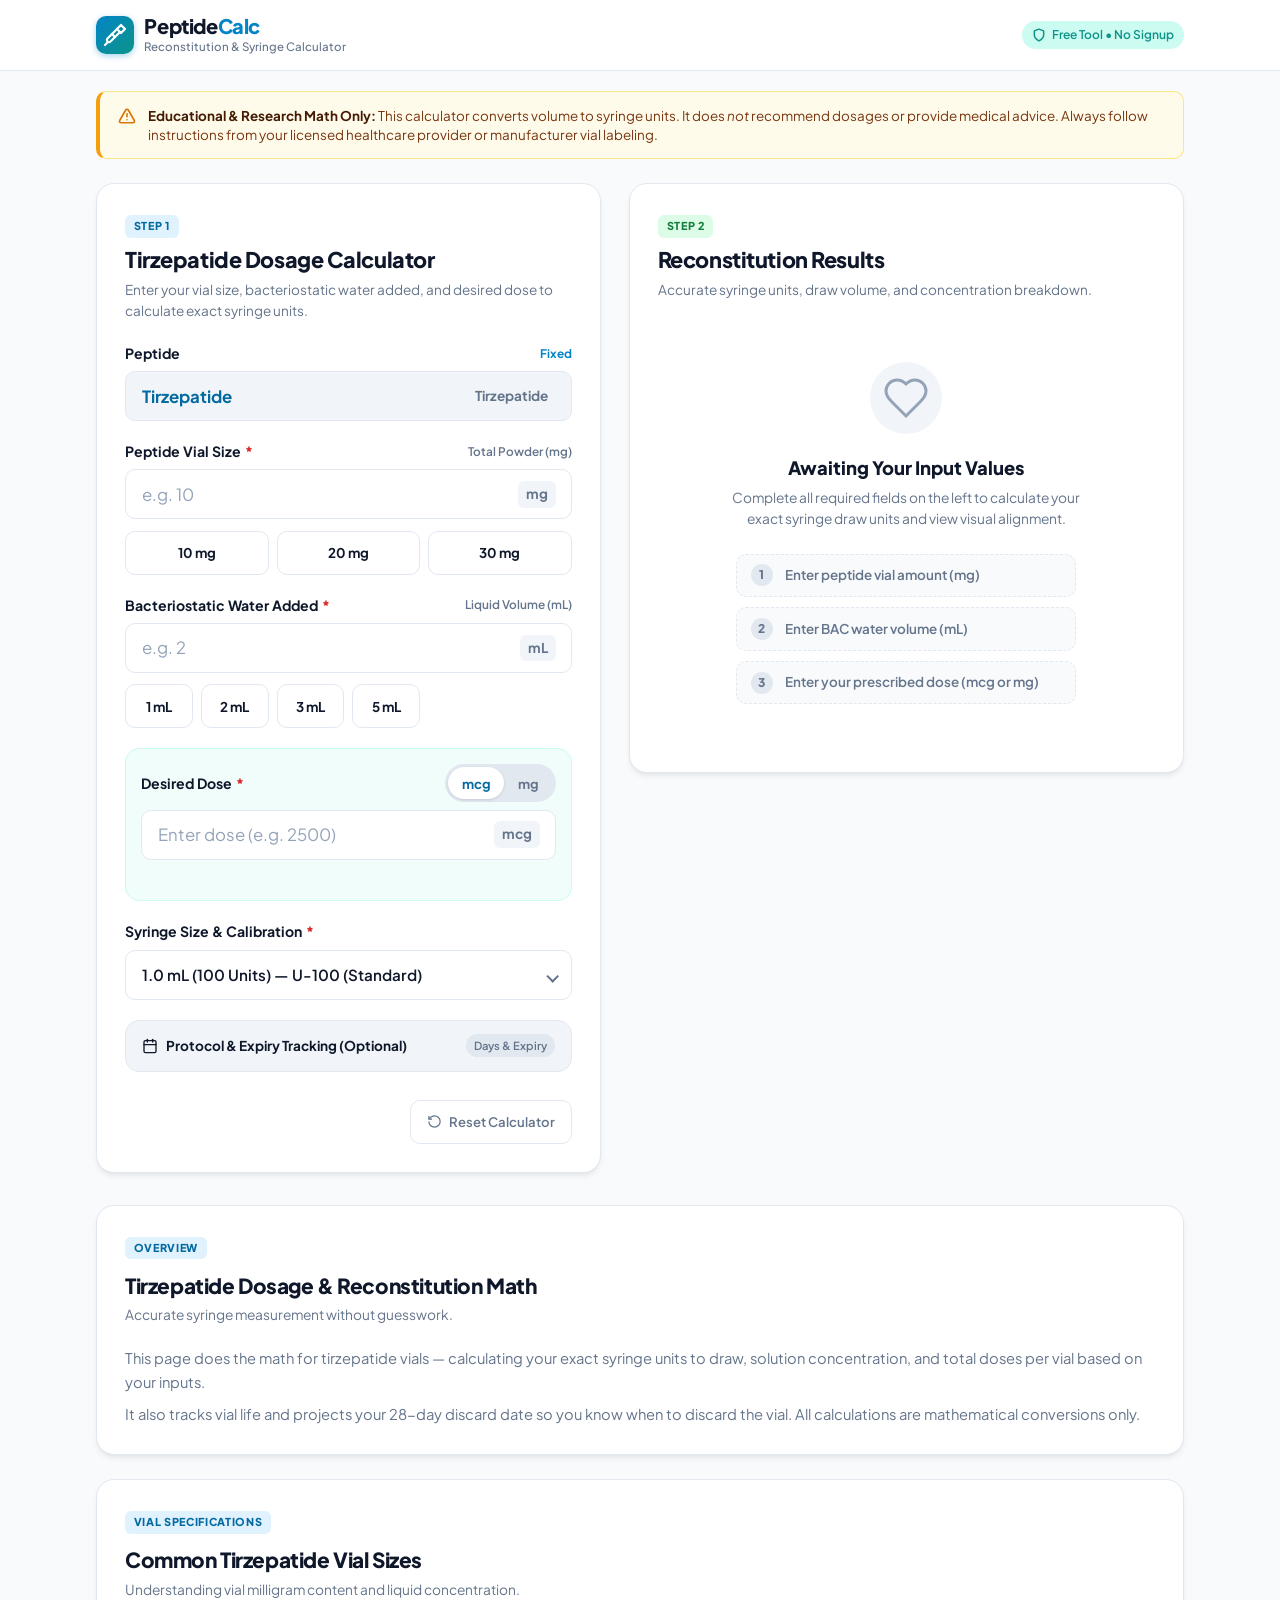
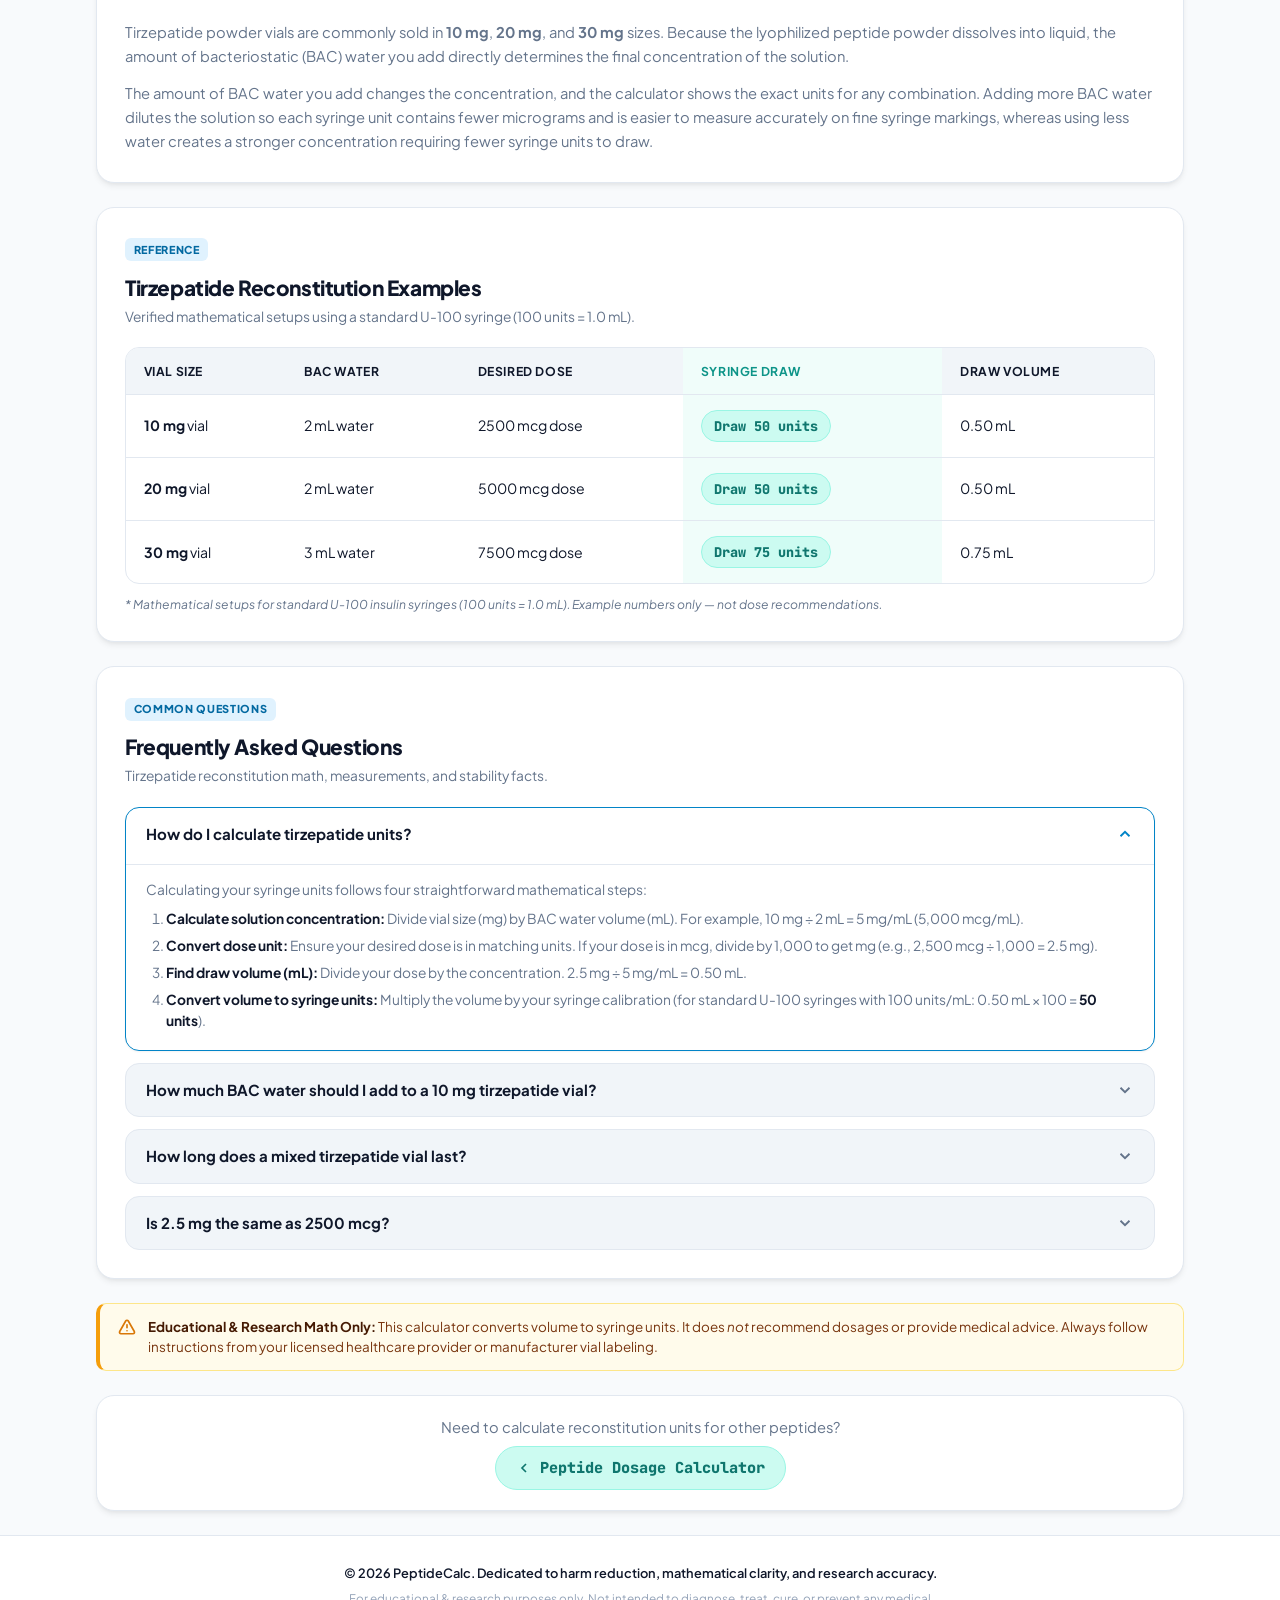
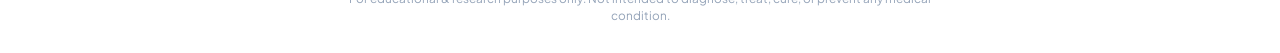
<file: tirzepatide.html>
<!DOCTYPE html>
<html lang="en">
<head>
  <meta charset="UTF-8">
  <meta name="viewport" content="width=device-width, initial-scale=1.0, maximum-scale=5.0">
  <title>Tirzepatide Dosage Calculator – How Many Units to Draw</title>
  <meta name="description" content="Free tirzepatide reconstitution calculator. Enter your vial size, BAC water and dose to instantly see how many units to draw, doses per vial and when to discard the vial.">
  <link rel="stylesheet" href="style.css">
  <link rel="preconnect" href="https://fonts.googleapis.com">
  <link rel="preconnect" href="https://fonts.gstatic.com" crossorigin>
  <link href="https://fonts.googleapis.com/css2?family=Plus+Jakarta+Sans:wght@400;500;600;700;800&family=JetBrains+Mono:wght@500;600;700&display=swap" rel="stylesheet">
</head>
<body>
  <!-- Header / Nav -->
  <header class="site-header">
    <div class="container header-container">
      <a href="index.html" class="brand">
        <div class="brand-icon">
          <svg width="24" height="24" viewBox="0 0 24 24" fill="none" stroke="currentColor" stroke-width="2.2" stroke-linecap="round" stroke-linejoin="round">
            <path d="m18 2-4 4 4 4 4-4-4-4Z"/>
            <path d="m14 6-9.5 9.5a2.12 2.12 0 1 0 3 3L17 9"/>
            <path d="m9 11 3 3"/>
            <path d="m5 19-3 3"/>
          </svg>
        </div>
        <div class="brand-text">
          <span class="brand-title">Peptide<span class="brand-accent">Calc</span></span>
          <span class="brand-subtitle">Reconstitution & Syringe Calculator</span>
        </div>
      </a>
      <div class="header-badges">
        <span class="trust-badge">
          <svg width="14" height="14" viewBox="0 0 24 24" fill="none" stroke="currentColor" stroke-width="2.5" stroke-linecap="round" stroke-linejoin="round"><path d="M12 22s8-4 8-10V5l-8-3-8 3v7c0 6 8 10 8 10z"/></svg>
          Free Tool • No Signup
        </span>
      </div>
    </div>
  </header>

  <main class="main-content">
    <div class="container">
      
      <!-- Top Disclaimer Line (Mandatory PRD Rule) -->
      <aside class="disclaimer-banner" role="note" aria-label="Medical Disclaimer">
        <div class="disclaimer-icon">
          <svg width="18" height="18" viewBox="0 0 24 24" fill="none" stroke="currentColor" stroke-width="2.2" stroke-linecap="round" stroke-linejoin="round">
            <path d="m21.73 18-8-14a2 2 0 0 0-3.48 0l-8 14A2 2 0 0 0 4 21h16a2 2 0 0 0 1.73-3Z"/>
            <line x1="12" y1="9" x2="12" y2="13"/>
            <line x1="12" y1="17" x2="12.01" y2="17"/>
          </svg>
        </div>
        <div class="disclaimer-text">
          <strong>Educational & Research Math Only:</strong> This calculator converts volume to syringe units. It does <em>not</em> recommend dosages or provide medical advice. Always follow instructions from your licensed healthcare provider or manufacturer vial labeling.
        </div>
      </aside>

      <!-- Calculator Layout Grid -->
      <div class="calculator-grid">
        
        <!-- Inputs Column -->
        <section class="card input-card" aria-labelledby="inputs-heading">
          <div class="card-header">
            <div class="step-indicator">Step 1</div>
            <h1 id="inputs-heading" class="card-title">Tirzepatide Dosage Calculator</h1>
            <p class="card-desc">Enter your vial size, bacteriostatic water added, and desired dose to calculate exact syringe units.</p>
          </div>

          <form id="calc-form" class="calc-form" onsubmit="return false;" novalidate>
            
            <!-- 1. Fixed Peptide: Tirzepatide (No Dropdown) -->
            <div class="form-group">
              <div class="label-row">
                <label class="form-label">Peptide</label>
                <span class="unit-indicator" style="color: var(--primary); font-weight: 700;">Fixed</span>
              </div>
              <div class="input-with-unit">
                <input type="text" class="form-input" value="Tirzepatide" readonly aria-readonly="true" tabindex="-1" style="background-color: var(--bg-card-subtle); cursor: default; font-weight: 700; color: var(--primary-hover);">
                <span class="input-suffix">Tirzepatide</span>
              </div>
            </div>

            <!-- 2. Vial Size (mg) - Presets 10 mg, 20 mg and 30 mg -->
            <div class="form-group">
              <div class="label-row">
                <label for="vial-mg" class="form-label">Peptide Vial Size <span class="required-star">*</span></label>
                <span class="unit-indicator">Total Powder (mg)</span>
              </div>
              <div class="input-with-unit">
                <input type="number" id="vial-mg" class="form-input" placeholder="e.g. 10" min="0.1" step="any" required inputmode="decimal">
                <span class="input-suffix">mg</span>
              </div>
              <!-- Presets: 10 mg, 20 mg and 30 mg -->
              <div class="preset-buttons" role="group" aria-label="Vial size presets" style="grid-template-columns: repeat(3, 1fr);">
                <button type="button" class="preset-btn" data-input="vial-mg" data-val="10">10 mg</button>
                <button type="button" class="preset-btn" data-input="vial-mg" data-val="20">20 mg</button>
                <button type="button" class="preset-btn" data-input="vial-mg" data-val="30">30 mg</button>
              </div>
            </div>

            <!-- 3. BAC Water (mL) -->
            <div class="form-group">
              <div class="label-row">
                <label for="bac-water" class="form-label">Bacteriostatic Water Added <span class="required-star">*</span></label>
                <span class="unit-indicator">Liquid Volume (mL)</span>
              </div>
              <div class="input-with-unit">
                <input type="number" id="bac-water" class="form-input" placeholder="e.g. 2" min="0.1" step="any" required inputmode="decimal">
                <span class="input-suffix">mL</span>
              </div>
              <!-- Presets -->
              <div class="preset-buttons" role="group" aria-label="BAC water presets">
                <button type="button" class="preset-btn" data-input="bac-water" data-val="1">1 mL</button>
                <button type="button" class="preset-btn" data-input="bac-water" data-val="2">2 mL</button>
                <button type="button" class="preset-btn" data-input="bac-water" data-val="3">3 mL</button>
                <button type="button" class="preset-btn" data-input="bac-water" data-val="5">5 mL</button>
              </div>
            </div>

            <!-- 4. Desired Dose (mcg / mg Toggle) - Never pre-filled -->
            <div class="form-group highlight-group">
              <div class="label-row">
                <label for="desired-dose" class="form-label">Desired Dose <span class="required-star">*</span></label>
                
                <!-- mcg / mg Toggle Switch -->
                <div class="unit-toggle" role="radiogroup" aria-label="Desired dose unit">
                  <button type="button" id="toggle-mcg" class="toggle-btn active" role="radio" aria-checked="true">mcg</button>
                  <button type="button" id="toggle-mg" class="toggle-btn" role="radio" aria-checked="false">mg</button>
                </div>
              </div>
              <div class="input-with-unit">
                <input type="number" id="desired-dose" class="form-input" placeholder="Enter dose (e.g. 2500)" min="0.001" step="any" required inputmode="decimal">
                <span class="input-suffix" id="dose-unit-label">mcg</span>
              </div>
              <div class="dose-conversion-helper" id="dose-helper" aria-live="polite">
                <!-- Dynamically shows e.g. "2500 mcg = 2.5 mg" -->
              </div>
            </div>

            <!-- 5. Syringe Size Dropdown -->
            <div class="form-group">
              <div class="label-row">
                <label for="syringe-size" class="form-label">Syringe Size & Calibration <span class="required-star">*</span></label>
              </div>
              <div class="select-wrapper">
                <select id="syringe-size" class="form-select">
                  <option value="u100-100" data-units="100" data-ml="1.0" data-cal="100">1.0 mL (100 Units) — U-100 (Standard)</option>
                  <option value="u100-50" data-units="50" data-ml="0.5" data-cal="100">0.5 mL (50 Units) — U-100</option>
                  <option value="u100-30" data-units="30" data-ml="0.3" data-cal="100">0.3 mL (30 Units) — U-100</option>
                  <option value="u50-50" data-units="50" data-ml="1.0" data-cal="50">1.0 mL (50 Units) — U-50</option>
                  <option value="u40-40" data-units="40" data-ml="1.0" data-cal="40">1.0 mL (40 Units) — U-40</option>
                  <option value="u40-20" data-units="20" data-ml="0.5" data-cal="40">0.5 mL (20 Units) — U-40</option>
                </select>
              </div>
            </div>

            <!-- Optional Tracking & Protocol Accordion -->
            <details class="optional-details">
              <summary class="details-summary">
                <div class="summary-title">
                  <svg width="16" height="16" viewBox="0 0 24 24" fill="none" stroke="currentColor" stroke-width="2" stroke-linecap="round" stroke-linejoin="round">
                    <rect x="3" y="4" width="18" height="18" rx="2" ry="2"/>
                    <line x1="16" y1="2" x2="16" y2="6"/>
                    <line x1="8" y1="2" x2="8" y2="6"/>
                    <line x1="3" y1="10" x2="21" y2="10"/>
                  </svg>
                  <span>Protocol & Expiry Tracking (Optional)</span>
                </div>
                <span class="summary-badge">Days & Expiry</span>
              </summary>
              <div class="details-content">
                <div class="form-row-2">
                  <div class="form-group">
                    <label for="frequency" class="form-label">Dosing Frequency</label>
                    <select id="frequency" class="form-select">
                      <option value="">Select frequency...</option>
                      <option value="1">Once Daily (Every day)</option>
                      <option value="2">Twice Daily (2x / day)</option>
                      <option value="0.5">Every Other Day (EOD)</option>
                      <option value="0.2857">2 Times per Week</option>
                      <option value="0.4286">3 Times per Week</option>
                      <option value="0.142857">Once Weekly (1x / week)</option>
                    </select>
                  </div>
                  <div class="form-group">
                    <label for="mix-date" class="form-label">Reconstitution Date</label>
                    <input type="date" id="mix-date" class="form-input">
                  </div>
                </div>
              </div>
            </details>

            <!-- Reset Button -->
            <div class="form-actions">
              <button type="button" id="btn-reset" class="btn-secondary">
                <svg width="15" height="15" viewBox="0 0 24 24" fill="none" stroke="currentColor" stroke-width="2"><path d="M3 12a9 9 0 1 0 9-9 9.75 9.75 0 0 0-6.74 2.74L3 8"/><path d="M3 3v5h5"/></svg>
                Reset Calculator
              </button>
            </div>
          </form>
        </section>

        <!-- Results Column -->
        <section class="card result-card" aria-labelledby="results-heading">
          <div class="card-header">
            <div class="step-indicator success">Step 2</div>
            <h2 id="results-heading" class="card-title">Reconstitution Results</h2>
            <p class="card-desc">Accurate syringe units, draw volume, and concentration breakdown.</p>
          </div>

          <!-- Empty State (Shown when inputs are missing) -->
          <div id="empty-state" class="empty-state">
            <div class="empty-icon">
              <svg width="48" height="48" viewBox="0 0 24 24" fill="none" stroke="currentColor" stroke-width="1.5">
                <path d="M19 14c1.49-1.46 3-3.21 3-5.5A5.5 5.5 0 0 0 16.5 3c-1.76 0-3 .5-4.5 2-1.5-1.5-2.74-2-4.5-2A5.5 5.5 0 0 0 2 8.5c0 2.3 1.5 4.05 3 5.5l7 7Z"/>
              </svg>
            </div>
            <h3 class="empty-title">Awaiting Your Input Values</h3>
            <p class="empty-text">Complete all required fields on the left to calculate your exact syringe draw units and view visual alignment.</p>
            <div class="checklist">
              <div class="checklist-item" id="check-vial">
                <span class="check-bullet">1</span> Enter peptide vial amount (mg)
              </div>
              <div class="checklist-item" id="check-water">
                <span class="check-bullet">2</span> Enter BAC water volume (mL)
              </div>
              <div class="checklist-item" id="check-dose">
                <span class="check-bullet">3</span> Enter your prescribed dose (mcg or mg)
              </div>
            </div>
          </div>

          <!-- Active Calculation Container (Hidden until all inputs filled) -->
          <div id="results-container" class="results-container" style="display: none;">
            
            <!-- Smart Safety Warnings Area -->
            <div id="warnings-area" class="warnings-area" aria-live="assertive">
              <!-- Over Capacity Warning -->
              <div id="warn-overcapacity" class="alert-box alert-danger" style="display: none;">
                <div class="alert-icon">
                  <svg width="20" height="20" viewBox="0 0 24 24" fill="none" stroke="currentColor" stroke-width="2.5"><circle cx="12" cy="12" r="10"/><line x1="12" y1="8" x2="12" y2="12"/><line x1="12" y1="16" x2="12.01" y2="16"/></svg>
                </div>
                <div class="alert-body">
                  <h4 class="alert-title">Dose Exceeds Syringe Capacity!</h4>
                  <p class="alert-text" id="overcapacity-text">
                    This dose requires <strong id="overcapacity-units">0</strong> units (<span id="overcapacity-ml">0</span> mL), but your selected syringe only holds <span id="overcapacity-max">0</span> units.
                  </p>
                  <div class="alert-actions">
                    <strong>Recommended Solutions:</strong>
                    <ul class="alert-solutions">
                      <li>Switch to a larger syringe (e.g. 0.5 mL or 1.0 mL) in the dropdown.</li>
                      <li>Or reconstitute with less BAC water to create a more concentrated solution.</li>
                    </ul>
                  </div>
                </div>
              </div>

              <!-- mg / mcg Mistake Guard -->
              <div id="warn-mistake-guard" class="alert-box alert-warning" style="display: none;">
                <div class="alert-icon">
                  <svg width="20" height="20" viewBox="0 0 24 24" fill="none" stroke="currentColor" stroke-width="2.5"><path d="m21.73 18-8-14a2 2 0 0 0-3.48 0l-8 14A2 2 0 0 0 4 21h16a2 2 0 0 0 1.73-3Z"/><line x1="12" y1="9" x2="12" y2="13"/><line x1="12" y1="17" x2="12.01" y2="17"/></svg>
                </div>
                <div class="alert-body">
                  <h4 class="alert-title">Possible Unit Mistake (mg vs. mcg)</h4>
                  <p class="alert-text" id="mistake-guard-text">
                    The requested dose of <strong id="mistake-dose-val"></strong> seems unusually large for peptide protocols and would require an excessive number of units or vials.
                  </p>
                  <div class="mistake-actions">
                    <button type="button" id="btn-fix-unit" class="btn-action-fix">
                      Switch dose to <span id="mistake-mcg-fix"></span> mcg instead
                    </button>
                    <span class="mistake-hint">Most peptide doses are prescribed in micrograms (mcg), not milligrams (mg).</span>
                  </div>
                </div>
              </div>

              <!-- Small Volume Caution (< 5 Units) -->
              <div id="warn-low-volume" class="alert-box alert-info" style="display: none;">
                <div class="alert-icon">
                  <svg width="18" height="18" viewBox="0 0 24 24" fill="none" stroke="currentColor" stroke-width="2"><circle cx="12" cy="12" r="10"/><line x1="12" y1="16" x2="12" y2="12"/><line x1="12" y1="8" x2="12.01" y2="8"/></svg>
                </div>
                <div class="alert-body">
                  <h4 class="alert-title">Low Volume Tip (&lt; 5 Units)</h4>
                  <p class="alert-text" id="low-volume-text">
                    Drawing under 5 units can be difficult to measure precisely on standard syringes. Consider adding more BAC water when mixing to yield a larger, easier-to-read volume.
                  </p>
                </div>
              </div>

              <!-- 30-Day Expiry Safety Flag -->
              <div id="warn-expiry" class="alert-box alert-warning" style="display: none;">
                <div class="alert-icon">
                  <svg width="18" height="18" viewBox="0 0 24 24" fill="none" stroke="currentColor" stroke-width="2"><circle cx="12" cy="12" r="10"/><polyline points="12 6 12 12 16 14"/></svg>
                </div>
                <div class="alert-body">
                  <h4 class="alert-title">Extended Vial Duration Warning</h4>
                  <p class="alert-text">
                    At your current frequency, this vial will last over 30 days. Reconstituted peptides generally maintain optimal stability for <strong>28–30 days</strong> under refrigeration. Consider mixing smaller quantities or half-vials.
                  </p>
                </div>
              </div>
            </div>

            <!-- Hero Output: Units To Draw -->
            <div class="hero-result" id="hero-result-card">
              <span class="hero-label">YOUR EXACT SYRINGE DOSE</span>
              <div class="hero-number-wrap">
                <span class="hero-number" id="out-units">0</span>
                <span class="hero-unit">UNITS</span>
              </div>
              <div class="hero-subtext">
                Pull plunger until the leading stopper ring hits <strong id="out-sub-units">0 units</strong> (<span id="out-volume-ml">0.00 mL</span>)
              </div>
              <div class="fraction-note" id="fraction-note" style="display: none;">
                <!-- e.g. "Note: 8.33 units is between 8 and 8.5 units" -->
              </div>
            </div>

            <!-- Visual Syringe Container -->
            <div class="syringe-section">
              <div class="section-subhead">
                <span class="subhead-title">Interactive Visual Syringe</span>
                <span class="subhead-meta" id="syringe-cal-label">1.0 mL U-100 Syringe</span>
              </div>

              <!-- Syringe SVG Canvas -->
              <div class="syringe-viewport">
                <div class="syringe-wrapper" id="syringe-svg-container">
                  <!-- Generated via script.js -->
                </div>
              </div>

              <!-- Magnified Stopper View -->
              <div class="magnifier-panel">
                <div class="magnifier-header">
                  <div class="magnifier-badge">
                    <svg width="14" height="14" viewBox="0 0 24 24" fill="none" stroke="currentColor" stroke-width="2.5"><circle cx="11" cy="11" r="8"/><line x1="21" y1="21" x2="16.65" y2="16.65"/><line x1="11" y1="8" x2="11" y2="14"/><line x1="8" y1="11" x2="14" y2="11"/></svg>
                    Zoomed Stopper View (Fridge Alignment Check)
                  </div>
                  <span class="magnifier-tip">Align the leading rubber ring to the target mark</span>
                </div>
                <div class="magnifier-canvas-wrap" id="magnifier-container">
                  <!-- Magnifier SVG generated via script.js -->
                </div>
              </div>
            </div>

            <!-- Key Metrics Grid -->
            <div class="metrics-grid">
              <div class="metric-card">
                <div class="metric-icon blue">
                  <svg width="18" height="18" viewBox="0 0 24 24" fill="none" stroke="currentColor" stroke-width="2"><path d="M12 2.69l5.66 5.66a8 8 0 1 1-11.31 0z"/></svg>
                </div>
                <div class="metric-info">
                  <span class="metric-label">Draw Volume</span>
                  <span class="metric-value" id="out-metric-ml">0.00 mL</span>
                  <span class="metric-hint">Liquid to inject</span>
                </div>
              </div>

              <div class="metric-card">
                <div class="metric-icon teal">
                  <svg width="18" height="18" viewBox="0 0 24 24" fill="none" stroke="currentColor" stroke-width="2"><path d="M21 16V8a2 2 0 0 0-1-1.73l-7-4a2 2 0 0 0-2 0l-7 4A2 2 0 0 0 3 8v8a2 2 0 0 0 1 1.73l7 4a2 2 0 0 0 2 0l7-4A2 2 0 0 0 21 16z"/></svg>
                </div>
                <div class="metric-info">
                  <span class="metric-label">Concentration</span>
                  <span class="metric-value" id="out-concentration-mg">0.00 mg/mL</span>
                  <span class="metric-hint" id="out-concentration-mcg">0 mcg/mL</span>
                </div>
              </div>

              <div class="metric-card">
                <div class="metric-icon indigo">
                  <svg width="18" height="18" viewBox="0 0 24 24" fill="none" stroke="currentColor" stroke-width="2"><circle cx="12" cy="12" r="10"/><path d="m4.93 4.93 4.24 4.24"/><path d="m14.83 9.17 4.24-4.24"/><path d="m14.83 14.83 4.24 4.24"/><path d="m9.17 14.83-4.24 4.24"/></svg>
                </div>
                <div class="metric-info">
                  <span class="metric-label">Micrograms per Unit</span>
                  <span class="metric-value" id="out-mcg-per-unit">0.0 mcg</span>
                  <span class="metric-hint">Each syringe tick</span>
                </div>
              </div>

              <div class="metric-card">
                <div class="metric-icon purple">
                  <svg width="18" height="18" viewBox="0 0 24 24" fill="none" stroke="currentColor" stroke-width="2"><rect x="3" y="3" width="18" height="18" rx="2"/><path d="M3 9h18"/><path d="M9 21V9"/></svg>
                </div>
                <div class="metric-info">
                  <span class="metric-label">Total Doses per Vial</span>
                  <span class="metric-value" id="out-doses-per-vial">0</span>
                  <span class="metric-hint">Based on vial mg</span>
                </div>
              </div>
            </div>

            <!-- Optional Protocol Stats (if frequency/date filled) -->
            <div id="protocol-stats-box" class="protocol-stats-box" style="display: none;">
              <div class="protocol-stat-item" id="stat-duration-wrap" style="display: none;">
                <span class="stat-label">Vial Estimated Lifespan:</span>
                <span class="stat-val" id="out-lifespan-days">0 Days</span>
              </div>
              <div class="protocol-stat-item" id="stat-discard-wrap" style="display: none;">
                <span class="stat-label">Recommended Discard Date:</span>
                <span class="stat-val" id="out-discard-date">—</span>
                <span class="stat-sub">(28 days post-mix)</span>
              </div>
            </div>

            <!-- Bottom Disclaimer Under Result Card (Mandatory PRD Rule) -->
            <div class="result-disclaimer-note">
              <svg width="14" height="14" viewBox="0 0 24 24" fill="none" stroke="currentColor" stroke-width="2"><circle cx="12" cy="12" r="10"/><line x1="12" y1="16" x2="12" y2="12"/><line x1="12" y1="8" x2="12.01" y2="8"/></svg>
              <span><strong>Medical Safety Note:</strong> All results are mathematical conversions based on your inputs. They do not constitute dosing guidance. Always verify with your physician or pharmacist before administration.</span>
            </div>

          </div>
        </section>

      </div>

      <!-- 1. Short Intro Section (3-4 lines) -->
      <section class="card content-section" id="tirzepatide-intro" aria-labelledby="intro-title">
        <div class="section-header">
          <div class="step-indicator">Overview</div>
          <h2 id="intro-title" class="section-title">Tirzepatide Dosage & Reconstitution Math</h2>
          <p class="section-desc">Accurate syringe measurement without guesswork.</p>
        </div>
        <div style="font-size: 0.92rem; color: var(--text-muted); line-height: 1.65;">
          <p style="margin-bottom: 0.5rem;">This page does the math for tirzepatide vials — calculating your exact syringe units to draw, solution concentration, and total doses per vial based on your inputs.</p>
          <p>It also tracks vial life and projects your 28-day discard date so you know when to discard the vial. All calculations are mathematical conversions only.</p>
        </div>
      </section>

      <!-- 2. Common Tirzepatide Vial Sizes Section -->
      <section class="card content-section" id="vial-sizes" aria-labelledby="vial-sizes-title">
        <div class="section-header">
          <div class="step-indicator">Vial Specifications</div>
          <h2 id="vial-sizes-title" class="section-title">Common Tirzepatide Vial Sizes</h2>
          <p class="section-desc">Understanding vial milligram content and liquid concentration.</p>
        </div>
        <div style="font-size: 0.92rem; color: var(--text-muted); line-height: 1.65; display: flex; flex-direction: column; gap: 0.75rem;">
          <p>Tirzepatide powder vials are commonly sold in <strong>10 mg</strong>, <strong>20 mg</strong>, and <strong>30 mg</strong> sizes. Because the lyophilized peptide powder dissolves into liquid, the amount of bacteriostatic (BAC) water you add directly determines the final concentration of the solution.</p>
          <p>The amount of BAC water you add changes the concentration, and the calculator shows the exact units for any combination. Adding more BAC water dilutes the solution so each syringe unit contains fewer micrograms and is easier to measure accurately on fine syringe markings, whereas using less water creates a stronger concentration requiring fewer syringe units to draw.</p>
        </div>
      </section>

      <!-- 3. Examples Table Section -->
      <section class="card content-section" id="examples" aria-labelledby="examples-title">
        <div class="section-header">
          <div class="step-indicator">Reference</div>
          <h2 id="examples-title" class="section-title">Tirzepatide Reconstitution Examples</h2>
          <p class="section-desc">Verified mathematical setups using a standard U-100 syringe (100 units = 1.0 mL).</p>
        </div>

        <div class="table-scroll-hint">
          <svg width="14" height="14" viewBox="0 0 24 24" fill="none" stroke="currentColor" stroke-width="2.5"><line x1="5" y1="12" x2="19" y2="12"/><polyline points="12 5 19 12 12 19"/></svg>
          <span>Scroll sideways on mobile to view full table</span>
        </div>

        <div class="table-responsive">
          <table class="examples-table">
            <thead>
              <tr>
                <th scope="col">Vial Size</th>
                <th scope="col">BAC Water</th>
                <th scope="col">Desired Dose</th>
                <th scope="col" class="th-result">Syringe Draw</th>
                <th scope="col">Draw Volume</th>
              </tr>
            </thead>
            <tbody>
              <tr>
                <td><strong>10 mg</strong> vial</td>
                <td>2 mL water</td>
                <td>2500 mcg dose</td>
                <td class="td-result">
                  <span class="draw-pill">Draw 50 units</span>
                </td>
                <td>0.50 mL</td>
              </tr>
              <tr>
                <td><strong>20 mg</strong> vial</td>
                <td>2 mL water</td>
                <td>5000 mcg dose</td>
                <td class="td-result">
                  <span class="draw-pill">Draw 50 units</span>
                </td>
                <td>0.50 mL</td>
              </tr>
              <tr>
                <td><strong>30 mg</strong> vial</td>
                <td>3 mL water</td>
                <td>7500 mcg dose</td>
                <td class="td-result">
                  <span class="draw-pill">Draw 75 units</span>
                </td>
                <td>0.75 mL</td>
              </tr>
            </tbody>
          </table>
        </div>

        <p class="table-caption">
          * Mathematical setups for standard U-100 insulin syringes (100 units = 1.0 mL). Example numbers only — not dose recommendations.
        </p>
      </section>

      <!-- 4. FAQ Accordion Section -->
      <section class="card content-section" id="faq" aria-labelledby="faq-title">
        <div class="section-header">
          <div class="step-indicator">Common Questions</div>
          <h2 id="faq-title" class="section-title">Frequently Asked Questions</h2>
          <p class="section-desc">Tirzepatide reconstitution math, measurements, and stability facts.</p>
        </div>

        <div class="faq-list">
          <details class="faq-item" open>
            <summary class="faq-summary">
              <span class="faq-question-text">How do I calculate tirzepatide units?</span>
              <span class="faq-chevron" aria-hidden="true">
                <svg width="18" height="18" viewBox="0 0 24 24" fill="none" stroke="currentColor" stroke-width="2.5"><polyline points="6 9 12 15 18 9"/></svg>
              </span>
            </summary>
            <div class="faq-answer">
              <p>Calculating your syringe units follows four straightforward mathematical steps:</p>
              <ol style="margin-left: 1.25rem; margin-top: 0.5rem; display: flex; flex-direction: column; gap: 0.35rem;">
                <li><strong>Calculate solution concentration:</strong> Divide vial size (mg) by BAC water volume (mL). For example, 10 mg ÷ 2 mL = 5 mg/mL (5,000 mcg/mL).</li>
                <li><strong>Convert dose unit:</strong> Ensure your desired dose is in matching units. If your dose is in mcg, divide by 1,000 to get mg (e.g., 2,500 mcg ÷ 1,000 = 2.5 mg).</li>
                <li><strong>Find draw volume (mL):</strong> Divide your dose by the concentration. 2.5 mg ÷ 5 mg/mL = 0.50 mL.</li>
                <li><strong>Convert volume to syringe units:</strong> Multiply the volume by your syringe calibration (for standard U-100 syringes with 100 units/mL: 0.50 mL × 100 = <strong>50 units</strong>).</li>
              </ol>
            </div>
          </details>

          <details class="faq-item">
            <summary class="faq-summary">
              <span class="faq-question-text">How much BAC water should I add to a 10 mg tirzepatide vial?</span>
              <span class="faq-chevron" aria-hidden="true">
                <svg width="18" height="18" viewBox="0 0 24 24" fill="none" stroke="currentColor" stroke-width="2.5"><polyline points="6 9 12 15 18 9"/></svg>
              </span>
            </summary>
            <div class="faq-answer">
              <p>Adding more water makes each unit weaker and easier to measure; the right amount is the one where your dose is easy to draw without being too small or exceeding syringe limits:</p>
              <ul style="margin-left: 1.25rem; margin-top: 0.5rem; margin-bottom: 0.5rem; display: flex; flex-direction: column; gap: 0.35rem;">
                <li><strong>With 1 mL BAC water:</strong> The solution concentration is 10 mg/mL (100 mcg per U-100 unit). A 2,500 mcg (2.5 mg) dose is <strong>25 units (0.25 mL)</strong>.</li>
                <li><strong>With 2 mL BAC water:</strong> The solution concentration is 5 mg/mL (50 mcg per U-100 unit). The same 2,500 mcg (2.5 mg) dose requires <strong>50 units (0.50 mL)</strong>, providing more tick marks for an easier and more forgiving draw.</li>
              </ul>
              <p>You can use the calculator above to compare 1 mL vs. 2 mL with your own dose to see which draw volume is easier to measure on your syringe. There is no recommended dose or single mandated water volume.</p>
            </div>
          </details>

          <details class="faq-item">
            <summary class="faq-summary">
              <span class="faq-question-text">How long does a mixed tirzepatide vial last?</span>
              <span class="faq-chevron" aria-hidden="true">
                <svg width="18" height="18" viewBox="0 0 24 24" fill="none" stroke="currentColor" stroke-width="2.5"><polyline points="6 9 12 15 18 9"/></svg>
              </span>
            </summary>
            <div class="faq-answer">
              <p>Once reconstituted with bacteriostatic water, a mixed tirzepatide vial is generally used within <strong>28–30 days</strong> when stored refrigerated at 36°F to 46°F (2°C to 8°C). The calculator shows your projected discard date in the optional protocol tracking section so you know exactly when the 28-day threshold is reached.</p>
            </div>
          </details>

          <details class="faq-item">
            <summary class="faq-summary">
              <span class="faq-question-text">Is 2.5 mg the same as 2500 mcg?</span>
              <span class="faq-chevron" aria-hidden="true">
                <svg width="18" height="18" viewBox="0 0 24 24" fill="none" stroke="currentColor" stroke-width="2.5"><polyline points="6 9 12 15 18 9"/></svg>
              </span>
            </summary>
            <div class="faq-answer">
              <p><strong>Yes — 1 mg = 1,000 mcg</strong> (pure metric conversion). To convert milligrams (mg) to micrograms (mcg), multiply by 1,000 (2.5 mg × 1,000 = 2,500 mcg). To convert micrograms to milligrams, divide by 1,000 (2,500 mcg ÷ 1,000 = 2.5 mg).</p>
            </div>
          </details>
        </div>
      </section>

      <!-- 5. Safety Disclaimer (Same as other pages) -->
      <aside class="disclaimer-banner" role="note" aria-label="Medical Disclaimer">
        <div class="disclaimer-icon">
          <svg width="18" height="18" viewBox="0 0 24 24" fill="none" stroke="currentColor" stroke-width="2.2" stroke-linecap="round" stroke-linejoin="round">
            <path d="m21.73 18-8-14a2 2 0 0 0-3.48 0l-8 14A2 2 0 0 0 4 21h16a2 2 0 0 0 1.73-3Z"/>
            <line x1="12" y1="9" x2="12" y2="13"/>
            <line x1="12" y1="17" x2="12.01" y2="17"/>
          </svg>
        </div>
        <div class="disclaimer-text">
          <strong>Educational & Research Math Only:</strong> This calculator converts volume to syringe units. It does <em>not</em> recommend dosages or provide medical advice. Always follow instructions from your licensed healthcare provider or manufacturer vial labeling.
        </div>
      </aside>

      <!-- 6. Link Back to Main Calculator -->
      <nav class="card content-section" aria-label="Related Calculators" style="text-align: center; padding: 1.25rem;">
        <p style="font-size: 0.92rem; color: var(--text-muted); margin-bottom: 0.5rem;">Need to calculate reconstitution units for other peptides?</p>
        <div style="display: flex; justify-content: center; gap: 0.75rem; flex-wrap: wrap;">
          <a href="index.html" class="draw-pill" style="display: inline-flex; align-items: center; gap: 0.5rem; text-decoration: none; font-size: 0.95rem; padding: 0.6rem 1.25rem;">
            <svg width="16" height="16" viewBox="0 0 24 24" fill="none" stroke="currentColor" stroke-width="2.5"><polyline points="15 18 9 12 15 6"/></svg>
            Peptide Dosage Calculator
          </a>
        </div>
      </nav>

    </div>
  </main>

  <footer class="site-footer">
    <div class="container footer-container">
      <p class="footer-copy">© 2026 PeptideCalc. Dedicated to harm reduction, mathematical clarity, and research accuracy.</p>
      <p class="footer-legal">For educational & research purposes only. Not intended to diagnose, treat, cure, or prevent any medical condition.</p>
    </div>
  </footer>

  <script src="script.js"></script>
</body>
</html>
</file>
<file: style.css>
/* ==========================================================================
   Peptide Calculator - Clinical Light Design System
   Mobile-First, High Accessibility, Crisp Medical Typography
   ========================================================================== */

:root {
  /* Color Palette */
  --bg-page: #f8fafc;
  --bg-card: #ffffff;
  --bg-card-subtle: #f1f5f9;
  --bg-input: #ffffff;
  --border-light: #e2e8f0;
  --border-focus: #0284c7;
  --border-hover: #cbd5e1;

  /* Text Colors */
  --text-main: #0f172a;
  --text-muted: #64748b;
  --text-subtle: #94a3b8;
  --text-inverse: #ffffff;

  /* Primary Accent: Clinical Sky & Teal */
  --primary: #0284c7;
  --primary-hover: #0369a1;
  --primary-light: #e0f2fe;
  --primary-glow: rgba(2, 132, 199, 0.15);

  --accent-teal: #0d9488;
  --accent-teal-light: #ccfbf1;

  /* Status Colors */
  --danger-bg: #fef2f2;
  --danger-border: #fecaca;
  --danger-text: #991b1b;
  --danger-accent: #dc2626;

  --warning-bg: #fffbeb;
  --warning-border: #fde68a;
  --warning-text: #92400e;
  --warning-accent: #d97706;

  --info-bg: #f0fdf4;
  --info-border: #bbf7d0;
  --info-text: #166534;
  --info-accent: #16a34a;

  /* Syringe Visualization Colors */
  --syringe-glass: #f8fafc;
  --syringe-border: #94a3b8;
  --syringe-fluid-start: #38bdf8;
  --syringe-fluid-end: #0284c7;
  --syringe-plunger: #334155;
  --syringe-stopper: #1e293b;
  --syringe-tick: #475569;
  --syringe-target: #dc2626;

  /* Layout & Geometry */
  --radius-sm: 6px;
  --radius-md: 10px;
  --radius-lg: 14px;
  --radius-xl: 18px;
  --radius-full: 9999px;

  --shadow-sm: 0 1px 2px 0 rgba(0, 0, 0, 0.05);
  --shadow-md: 0 4px 6px -1px rgba(0, 0, 0, 0.07), 0 2px 4px -2px rgba(0, 0, 0, 0.05);
  --shadow-lg: 0 10px 15px -3px rgba(0, 0, 0, 0.08), 0 4px 6px -4px rgba(0, 0, 0, 0.04);
  --shadow-hero: 0 12px 28px -6px rgba(2, 132, 199, 0.2), 0 6px 12px -4px rgba(2, 132, 199, 0.1);

  /* Fonts */
  --font-sans: 'Plus Jakarta Sans', -apple-system, BlinkMacSystemFont, "Segoe UI", Roboto, sans-serif;
  --font-mono: 'JetBrains Mono', monospace;
}

/* Base Reset */
*, *::before, *::after {
  box-sizing: border-box;
  margin: 0;
  padding: 0;
}

html {
  font-size: 16px;
  -webkit-text-size-adjust: 100%;
  scroll-behavior: smooth;
  width: 100%;
  max-width: 100%;
  overflow-x: hidden;
}

body {
  font-family: var(--font-sans);
  background-color: var(--bg-page);
  color: var(--text-main);
  line-height: 1.5;
  min-height: 100vh;
  display: flex;
  flex-direction: column;
  width: 100%;
  max-width: 100%;
  overflow-x: hidden;
}

/* Ensure all images and SVGs respect container width */
img, svg {
  max-width: 100%;
}

.container {
  width: 100%;
  max-width: 1120px;
  margin: 0 auto;
  padding: 0 1rem;
  box-sizing: border-box;
}

@media (max-width: 380px) {
  .container {
    padding: 0 0.75rem;
  }
}

/* ==========================================================================
   Header & Trust Badges
   ========================================================================== */
.site-header {
  background: var(--bg-card);
  border-bottom: 1px solid var(--border-light);
  padding: 0.9rem 0;
  position: sticky;
  top: 0;
  z-index: 50;
}

.header-container {
  display: flex;
  align-items: center;
  justify-content: space-between;
}

.brand {
  display: flex;
  align-items: center;
  gap: 0.65rem;
  text-decoration: none;
  color: inherit;
}

.brand-icon {
  width: 38px;
  height: 38px;
  border-radius: var(--radius-md);
  background: linear-gradient(135deg, #0284c7 0%, #0d9488 100%);
  color: white;
  display: flex;
  align-items: center;
  justify-content: center;
  box-shadow: 0 2px 6px rgba(2, 132, 199, 0.35);
}

.brand-text {
  display: flex;
  flex-direction: column;
}

.brand-title {
  font-size: 1.25rem;
  font-weight: 800;
  letter-spacing: -0.02em;
  color: var(--text-main);
  line-height: 1.2;
}

.brand-accent {
  color: var(--primary);
}

.brand-subtitle {
  font-size: 0.72rem;
  font-weight: 500;
  color: var(--text-muted);
}

.trust-badge {
  display: inline-flex;
  align-items: center;
  gap: 0.35rem;
  font-size: 0.75rem;
  font-weight: 600;
  color: var(--accent-teal);
  background: var(--accent-teal-light);
  padding: 0.3rem 0.65rem;
  border-radius: var(--radius-full);
}

/* ==========================================================================
   Top Disclaimer Banner (Mandatory PRD Rule)
   ========================================================================== */
.disclaimer-banner {
  margin-top: 1.25rem;
  margin-bottom: 1.5rem;
  background-color: #fffbeb;
  border: 1px solid #fde68a;
  border-left: 4px solid #f59e0b;
  border-radius: var(--radius-md);
  padding: 0.85rem 1.1rem;
  display: flex;
  align-items: flex-start;
  gap: 0.75rem;
}

.disclaimer-icon {
  color: #d97706;
  flex-shrink: 0;
  margin-top: 1px;
}

.disclaimer-text {
  font-size: 0.84rem;
  color: #78350f;
  line-height: 1.45;
}

.disclaimer-text strong {
  color: #451a03;
  font-weight: 700;
}

/* ==========================================================================
   Calculator Layout Grid
   ========================================================================== */
.calculator-grid {
  display: flex;
  flex-direction: column;
  gap: 1.5rem;
  margin-bottom: 2rem;
  width: 100%;
  max-width: 100%;
  min-width: 0;
  box-sizing: border-box;
}

@media (min-width: 960px) {
  .calculator-grid {
    display: grid;
    grid-template-columns: 1fr 1.1fr;
    gap: 1.75rem;
    align-items: start;
  }
}

/* Cards */
.card {
  background: var(--bg-card);
  border: 1px solid var(--border-light);
  border-radius: var(--radius-xl);
  padding: 1.1rem 0.95rem;
  box-shadow: var(--shadow-md);
  width: 100%;
  max-width: 100%;
  min-width: 0;
  box-sizing: border-box;
}

@media (min-width: 480px) {
  .card {
    padding: 1.35rem;
  }
}

@media (min-width: 640px) {
  .card {
    padding: 1.75rem;
  }
}

.card-header {
  margin-bottom: 1.35rem;
}

.step-indicator {
  display: inline-block;
  font-size: 0.68rem;
  font-weight: 800;
  text-transform: uppercase;
  letter-spacing: 0.06em;
  background: var(--primary-light);
  color: var(--primary-hover);
  padding: 0.2rem 0.55rem;
  border-radius: var(--radius-sm);
  margin-bottom: 0.4rem;
}

.step-indicator.success {
  background: #dcfce7;
  color: #15803d;
}

.card-title {
  font-size: 1.35rem;
  font-weight: 800;
  color: var(--text-main);
  letter-spacing: -0.02em;
  margin-bottom: 0.25rem;
}

.card-desc {
  font-size: 0.85rem;
  color: var(--text-muted);
}

/* ==========================================================================
   Form Controls & Big Tap Targets
   ========================================================================== */
.calc-form {
  display: flex;
  flex-direction: column;
  gap: 1.25rem;
}

.form-group {
  display: flex;
  flex-direction: column;
  gap: 0.45rem;
}

.form-group.highlight-group {
  background: #f0fdfa;
  border: 1px solid #ccfbf1;
  border-radius: var(--radius-lg);
  padding: 0.95rem;
}

.label-row {
  display: flex;
  align-items: center;
  justify-content: space-between;
}

.form-label {
  font-size: 0.88rem;
  font-weight: 700;
  color: var(--text-main);
  display: inline-flex;
  align-items: center;
  gap: 0.25rem;
}

.label-optional {
  font-size: 0.75rem;
  font-weight: 500;
  color: var(--text-subtle);
}

.required-star {
  color: var(--danger-accent);
  font-weight: 800;
}

.unit-indicator {
  font-size: 0.74rem;
  font-weight: 600;
  color: var(--text-muted);
}

.tooltip-trigger {
  color: var(--text-muted);
  cursor: help;
  display: flex;
  align-items: center;
}

.safety-subtext {
  font-size: 0.72rem;
  color: var(--accent-teal);
  font-style: italic;
  margin-top: 0.15rem;
}

/* Custom Input with Unit Suffix */
.input-with-unit {
  position: relative;
  display: flex;
  align-items: center;
}

.form-input {
  width: 100%;
  height: 50px; /* Big tap target */
  padding: 0 3.2rem 0 1rem;
  font-family: var(--font-sans);
  font-size: 1.05rem;
  font-weight: 600;
  color: var(--text-main);
  background-color: var(--bg-input);
  border: 1.5px solid var(--border-light);
  border-radius: var(--radius-md);
  transition: all 0.15s ease-in-out;
  outline: none;
}

.form-input:focus {
  border-color: var(--border-focus);
  box-shadow: 0 0 0 3px var(--primary-glow);
}

.form-input::placeholder {
  color: var(--text-subtle);
  font-weight: 400;
}

.input-suffix {
  position: absolute;
  right: 1rem;
  font-size: 0.85rem;
  font-weight: 700;
  color: var(--text-muted);
  pointer-events: none;
  background: var(--bg-card-subtle);
  padding: 0.2rem 0.5rem;
  border-radius: var(--radius-sm);
}

/* Select Dropdown */
.select-wrapper {
  position: relative;
}

.form-select {
  width: 100%;
  height: 50px; /* Big tap target */
  padding: 0 2.5rem 0 1rem;
  font-family: var(--font-sans);
  font-size: 0.95rem;
  font-weight: 600;
  color: var(--text-main);
  background-color: var(--bg-input);
  border: 1.5px solid var(--border-light);
  border-radius: var(--radius-md);
  appearance: none;
  outline: none;
  cursor: pointer;
  transition: all 0.15s ease-in-out;
}

.form-select:focus {
  border-color: var(--border-focus);
  box-shadow: 0 0 0 3px var(--primary-glow);
}

.select-wrapper::after {
  content: "";
  position: absolute;
  right: 1.1rem;
  top: 50%;
  transform: translateY(-50%);
  width: 9px;
  height: 9px;
  border-right: 2px solid var(--text-muted);
  border-bottom: 2px solid var(--text-muted);
  rotate: 45deg;
  pointer-events: none;
}

/* Preset Buttons Grid (Big Tap Targets) */
.preset-buttons {
  display: grid;
  grid-template-columns: repeat(3, 1fr);
  gap: 0.5rem;
  margin-top: 0.25rem;
}

@media (min-width: 480px) {
  .preset-buttons {
    grid-template-columns: repeat(6, 1fr);
  }
}

.preset-btn {
  height: 44px; /* Tap target */
  display: flex;
  align-items: center;
  justify-content: center;
  background: var(--bg-card);
  border: 1.5px solid var(--border-light);
  border-radius: var(--radius-md);
  font-family: var(--font-sans);
  font-size: 0.84rem;
  font-weight: 700;
  color: var(--text-main);
  cursor: pointer;
  transition: all 0.15s ease;
  user-select: none;
}

.preset-btn:hover {
  background: var(--bg-card-subtle);
  border-color: var(--border-hover);
}

.preset-btn.active {
  background: var(--primary-light);
  border-color: var(--primary);
  color: var(--primary-hover);
  box-shadow: 0 0 0 1px var(--primary);
}

/* mcg / mg Segmented Unit Toggle */
.unit-toggle {
  display: inline-flex;
  background: #e2e8f0;
  padding: 3px;
  border-radius: var(--radius-full);
}

.toggle-btn {
  border: none;
  background: transparent;
  padding: 0.35rem 0.85rem;
  font-family: var(--font-sans);
  font-size: 0.82rem;
  font-weight: 700;
  color: var(--text-muted);
  border-radius: var(--radius-full);
  cursor: pointer;
  transition: all 0.2s cubic-bezier(0.4, 0, 0.2, 1);
  min-height: 32px;
}

.toggle-btn.active {
  background: var(--bg-card);
  color: var(--primary-hover);
  box-shadow: 0 1px 3px rgba(0, 0, 0, 0.12);
}

.dose-conversion-helper {
  font-size: 0.78rem;
  font-weight: 600;
  color: var(--accent-teal);
  min-height: 1.15rem;
  display: flex;
  align-items: center;
  gap: 0.35rem;
}

/* Optional Details Accordion */
.optional-details {
  background: var(--bg-card-subtle);
  border: 1px solid var(--border-light);
  border-radius: var(--radius-lg);
  overflow: hidden;
  transition: all 0.2s ease;
}

.details-summary {
  padding: 0.85rem 1rem;
  cursor: pointer;
  display: flex;
  align-items: center;
  justify-content: space-between;
  user-select: none;
  font-size: 0.85rem;
  font-weight: 700;
  color: var(--text-main);
  list-style: none;
}

.details-summary::-webkit-details-marker {
  display: none;
}

.summary-title {
  display: flex;
  align-items: center;
  gap: 0.5rem;
}

.summary-badge {
  font-size: 0.7rem;
  font-weight: 600;
  color: var(--text-muted);
  background: #e2e8f0;
  padding: 0.2rem 0.5rem;
  border-radius: var(--radius-full);
}

.details-content {
  padding: 0 1rem 1rem 1rem;
  border-top: 1px solid var(--border-light);
  margin-top: 0.4rem;
  padding-top: 0.85rem;
}

.form-row-2 {
  display: grid;
  grid-template-columns: 1fr;
  gap: 0.85rem;
}

@media (min-width: 500px) {
  .form-row-2 {
    grid-template-columns: 1fr 1fr;
  }
}

/* Form Action Buttons */
.form-actions {
  display: flex;
  justify-content: flex-end;
  margin-top: 0.5rem;
}

.btn-secondary {
  display: inline-flex;
  align-items: center;
  gap: 0.45rem;
  background: transparent;
  border: 1px solid var(--border-light);
  padding: 0.6rem 1rem;
  border-radius: var(--radius-md);
  font-family: var(--font-sans);
  font-size: 0.82rem;
  font-weight: 600;
  color: var(--text-muted);
  cursor: pointer;
  transition: all 0.15s ease;
  min-height: 44px;
}

.btn-secondary:hover {
  background: var(--bg-card-subtle);
  color: var(--text-main);
  border-color: var(--border-hover);
}

/* ==========================================================================
   Results Column: Empty State & Active State
   ========================================================================== */
.result-card {
  position: relative;
  width: 100%;
  max-width: 100%;
  min-width: 0;
  box-sizing: border-box;
}

/* Empty State */
.empty-state {
  text-align: center;
  padding: 2.5rem 1rem;
  display: flex;
  flex-direction: column;
  align-items: center;
}

.empty-icon {
  width: 72px;
  height: 72px;
  background: #f1f5f9;
  color: #94a3b8;
  border-radius: 50%;
  display: flex;
  align-items: center;
  justify-content: center;
  margin-bottom: 1.25rem;
}

.empty-title {
  font-size: 1.15rem;
  font-weight: 800;
  color: var(--text-main);
  margin-bottom: 0.4rem;
}

.empty-text {
  font-size: 0.86rem;
  color: var(--text-muted);
  max-width: 380px;
  margin-bottom: 1.5rem;
}

.checklist {
  display: flex;
  flex-direction: column;
  gap: 0.65rem;
  width: 100%;
  max-width: 340px;
  text-align: left;
}

.checklist-item {
  display: flex;
  align-items: center;
  gap: 0.75rem;
  font-size: 0.84rem;
  font-weight: 600;
  color: var(--text-muted);
  background: #f8fafc;
  border: 1px dashed var(--border-light);
  padding: 0.6rem 0.85rem;
  border-radius: var(--radius-md);
  transition: all 0.2s ease;
}

.checklist-item.done {
  background: #f0fdf4;
  border: 1px solid #bbf7d0;
  color: #166534;
}

.check-bullet {
  width: 22px;
  height: 22px;
  border-radius: 50%;
  background: #e2e8f0;
  color: var(--text-muted);
  font-size: 0.75rem;
  font-weight: 800;
  display: flex;
  align-items: center;
  justify-content: center;
  flex-shrink: 0;
}

.checklist-item.done .check-bullet {
  background: #16a34a;
  color: white;
}

/* Active Results Container */
.results-container {
  display: flex;
  flex-direction: column;
  gap: 1.25rem;
  width: 100%;
  max-width: 100%;
  min-width: 0;
  box-sizing: border-box;
}

/* Warnings Area */
.warnings-area {
  display: flex;
  flex-direction: column;
  gap: 0.75rem;
  width: 100%;
  max-width: 100%;
  box-sizing: border-box;
}

.alert-box {
  display: flex;
  align-items: flex-start;
  gap: 0.85rem;
  padding: 0.95rem 1.1rem;
  border-radius: var(--radius-lg);
  font-size: 0.85rem;
  line-height: 1.45;
  width: 100%;
  max-width: 100%;
  min-width: 0;
  box-sizing: border-box;
}

.alert-body {
  min-width: 0;
  flex: 1;
  word-break: break-word;
}

.alert-icon {
  flex-shrink: 0;
  margin-top: 1px;
}

.alert-title {
  font-size: 0.92rem;
  font-weight: 800;
  margin-bottom: 0.2rem;
}

.alert-text {
  margin-bottom: 0.4rem;
}

.alert-danger {
  background: var(--danger-bg);
  border: 1.5px solid var(--danger-border);
  color: var(--danger-text);
}
.alert-danger .alert-icon { color: var(--danger-accent); }
.alert-danger .alert-title { color: #7f1d1d; }

.alert-solutions {
  padding-left: 1.2rem;
  font-size: 0.82rem;
  margin-top: 0.25rem;
}

.alert-warning {
  background: var(--warning-bg);
  border: 1.5px solid var(--warning-border);
  color: var(--warning-text);
}
.alert-warning .alert-icon { color: var(--warning-accent); }
.alert-warning .alert-title { color: #78350f; }

.mistake-actions {
  display: flex;
  flex-direction: column;
  gap: 0.4rem;
  margin-top: 0.45rem;
}

.btn-action-fix {
  background: #b45309;
  color: white;
  border: none;
  font-family: var(--font-sans);
  font-size: 0.82rem;
  font-weight: 700;
  padding: 0.55rem 0.95rem;
  border-radius: var(--radius-md);
  cursor: pointer;
  align-self: flex-start;
  transition: background 0.15s ease;
  min-height: 40px;
  max-width: 100%;
  white-space: normal;
  word-break: break-word;
}

.btn-action-fix:hover {
  background: #92400e;
}

.mistake-hint {
  font-size: 0.75rem;
  color: #78350f;
  font-style: italic;
}

.alert-info {
  background: #eff6ff;
  border: 1px solid #bfdbfe;
  color: #1e40af;
}
.alert-info .alert-icon { color: #2563eb; }
.alert-info .alert-title { color: #1e3a8a; }

/* Hero Result Card: Biggest Number */
.hero-result {
  background: linear-gradient(135deg, #0369a1 0%, #0f766e 100%);
  color: white;
  border-radius: var(--radius-xl);
  padding: 1.35rem 1rem;
  text-align: center;
  box-shadow: var(--shadow-hero);
  position: relative;
  overflow: hidden;
  width: 100%;
  max-width: 100%;
  box-sizing: border-box;
}

@media (min-width: 640px) {
  .hero-result {
    padding: 1.6rem 1.4rem;
  }
}

.hero-result::before {
  content: "";
  position: absolute;
  top: -50%;
  left: -50%;
  width: 200%;
  height: 200%;
  background: radial-gradient(circle, rgba(255,255,255,0.1) 0%, transparent 70%);
  pointer-events: none;
}

.hero-label {
  display: inline-block;
  font-size: 0.74rem;
  font-weight: 800;
  letter-spacing: 0.12em;
  text-transform: uppercase;
  color: #bae6fd;
  margin-bottom: 0.35rem;
}

.hero-number-wrap {
  display: flex;
  align-items: baseline;
  justify-content: center;
  gap: 0.45rem;
  margin-bottom: 0.35rem;
}

.hero-number {
  font-family: var(--font-mono);
  font-size: 3.4rem;
  font-weight: 800;
  line-height: 1;
  letter-spacing: -0.03em;
  color: #ffffff;
  text-shadow: 0 2px 8px rgba(0, 0, 0, 0.2);
}

@media (max-width: 400px) {
  .hero-number {
    font-size: 2.8rem;
  }
}

@media (min-width: 640px) {
  .hero-number {
    font-size: 4rem;
  }
}

.hero-unit {
  font-size: 1.35rem;
  font-weight: 800;
  letter-spacing: 0.04em;
  color: #e0f2fe;
}

.hero-subtext {
  font-size: 0.92rem;
  color: #f0fdfa;
  max-width: 440px;
  margin: 0 auto;
  line-height: 1.4;
}

.hero-subtext strong {
  color: #ffffff;
  font-weight: 800;
  text-decoration: underline;
  text-underline-offset: 3px;
}

.fraction-note {
  font-size: 0.78rem;
  color: #e0f2fe;
  background: rgba(0, 0, 0, 0.15);
  border-radius: var(--radius-full);
  padding: 0.25rem 0.75rem;
  display: inline-block;
  margin-top: 0.65rem;
}

/* ==========================================================================
   Visual Syringe Section & Magnifier
   ========================================================================== */
.syringe-section {
  background: #ffffff;
  border: 1px solid var(--border-light);
  border-radius: var(--radius-lg);
  padding: 0.9rem 0.75rem;
  box-shadow: var(--shadow-sm);
  width: 100%;
  max-width: 100%;
  min-width: 0;
  box-sizing: border-box;
}

@media (min-width: 640px) {
  .syringe-section {
    padding: 1.15rem;
  }
}

.section-subhead {
  display: flex;
  align-items: center;
  justify-content: space-between;
  margin-bottom: 0.75rem;
  width: 100%;
  max-width: 100%;
  gap: 0.5rem;
}

.subhead-title {
  font-size: 0.86rem;
  font-weight: 700;
  color: var(--text-main);
  min-width: 0;
}

.subhead-meta {
  font-size: 0.74rem;
  font-weight: 600;
  color: var(--primary);
  background: var(--primary-light);
  padding: 0.2rem 0.55rem;
  border-radius: var(--radius-full);
  white-space: nowrap;
  flex-shrink: 0;
}

.syringe-viewport {
  width: 100%;
  max-width: 100%;
  min-width: 0;
  overflow-x: auto;
  overflow-y: hidden;
  padding: 0.5rem 0;
  -webkit-overflow-scrolling: touch;
  box-sizing: border-box;
}

.syringe-wrapper {
  width: 100%;
  max-width: 100%;
}

.syringe-wrapper svg {
  width: 100%;
  max-width: 100%;
  height: auto;
  display: block;
}

/* Magnifier Panel */
.magnifier-panel {
  margin-top: 1rem;
  background: #f8fafc;
  border: 1.5px dashed #cbd5e1;
  border-radius: var(--radius-md);
  padding: 0.75rem 0.6rem;
  width: 100%;
  max-width: 100%;
  min-width: 0;
  box-sizing: border-box;
}

@media (min-width: 640px) {
  .magnifier-panel {
    padding: 0.85rem;
  }
}

.magnifier-header {
  display: flex;
  flex-wrap: wrap;
  align-items: center;
  justify-content: space-between;
  gap: 0.5rem;
  margin-bottom: 0.65rem;
  width: 100%;
  max-width: 100%;
}

.magnifier-badge {
  display: inline-flex;
  align-items: center;
  gap: 0.35rem;
  font-size: 0.78rem;
  font-weight: 700;
  color: #0369a1;
  background: #e0f2fe;
  padding: 0.25rem 0.6rem;
  border-radius: var(--radius-full);
}

.magnifier-tip {
  font-size: 0.73rem;
  font-weight: 500;
  color: var(--text-muted);
}

.magnifier-canvas-wrap {
  width: 100%;
  max-width: 100%;
  min-width: 0;
  overflow-x: auto;
  -webkit-overflow-scrolling: touch;
  box-sizing: border-box;
}

.magnifier-canvas-wrap svg {
  width: 100%;
  max-width: 100%;
  height: auto;
  display: block;
}

/* ==========================================================================
   Metrics Breakdown Grid
   ========================================================================== */
.metrics-grid {
  display: grid;
  grid-template-columns: repeat(2, minmax(0, 1fr));
  gap: 0.5rem;
  width: 100%;
  max-width: 100%;
  box-sizing: border-box;
}

@media (min-width: 640px) {
  .metrics-grid {
    grid-template-columns: 1fr 1fr;
    gap: 0.75rem;
  }
}

@media (max-width: 340px) {
  .metrics-grid {
    grid-template-columns: 1fr;
  }
}

.metric-card {
  background: var(--bg-card-subtle);
  border: 1px solid var(--border-light);
  border-radius: var(--radius-md);
  padding: 0.65rem 0.55rem;
  display: flex;
  align-items: flex-start;
  gap: 0.45rem;
  min-width: 0;
  width: 100%;
  max-width: 100%;
  box-sizing: border-box;
}

@media (min-width: 640px) {
  .metric-card {
    padding: 0.85rem;
    gap: 0.65rem;
  }
}

.metric-icon {
  width: 30px;
  height: 30px;
  border-radius: var(--radius-md);
  display: flex;
  align-items: center;
  justify-content: center;
  flex-shrink: 0;
}

@media (min-width: 640px) {
  .metric-icon {
    width: 34px;
    height: 34px;
  }
}

.metric-icon svg {
  width: 16px;
  height: 16px;
}

@media (min-width: 640px) {
  .metric-icon svg {
    width: 18px;
    height: 18px;
  }
}

.metric-icon.blue { background: #e0f2fe; color: #0284c7; }
.metric-icon.teal { background: #ccfbf1; color: #0f766e; }
.metric-icon.indigo { background: #e0e7ff; color: #4338ca; }
.metric-icon.purple { background: #f3e8ff; color: #7e22ce; }

.metric-info {
  display: flex;
  flex-direction: column;
  min-width: 0;
  width: 100%;
}

.metric-label {
  font-size: 0.68rem;
  font-weight: 600;
  color: var(--text-muted);
  text-transform: uppercase;
  letter-spacing: 0.04em;
  white-space: nowrap;
  overflow: hidden;
  text-overflow: ellipsis;
}

@media (min-width: 640px) {
  .metric-label {
    font-size: 0.72rem;
  }
}

.metric-value {
  font-family: var(--font-mono);
  font-size: 0.95rem;
  font-weight: 700;
  color: var(--text-main);
  line-height: 1.25;
  white-space: nowrap;
  overflow: hidden;
  text-overflow: ellipsis;
}

@media (min-width: 640px) {
  .metric-value {
    font-size: 1.05rem;
  }
}

.metric-hint {
  font-size: 0.68rem;
  color: var(--text-subtle);
  white-space: nowrap;
  overflow: hidden;
  text-overflow: ellipsis;
}

@media (min-width: 640px) {
  .metric-hint {
    font-size: 0.72rem;
  }
}

/* Protocol Stats Box */
.protocol-stats-box {
  background: #f8fafc;
  border: 1px solid var(--border-light);
  border-radius: var(--radius-md);
  padding: 0.75rem 0.85rem;
  display: flex;
  flex-direction: column;
  gap: 0.4rem;
  font-size: 0.83rem;
  width: 100%;
  max-width: 100%;
  box-sizing: border-box;
}

@media (min-width: 640px) {
  .protocol-stats-box {
    padding: 0.85rem 1rem;
  }
}

.protocol-stat-item {
  display: flex;
  align-items: baseline;
  justify-content: space-between;
  flex-wrap: wrap;
  gap: 0.25rem;
  width: 100%;
}

.stat-label {
  color: var(--text-muted);
  font-weight: 500;
}

.stat-val {
  font-weight: 700;
  color: var(--text-main);
}

.stat-sub {
  font-size: 0.74rem;
  color: var(--text-subtle);
  margin-left: 0.25rem;
}

/* Bottom Disclaimer Under Result Card (Mandatory PRD Rule) */
.result-disclaimer-note {
  display: flex;
  align-items: flex-start;
  gap: 0.5rem;
  font-size: 0.76rem;
  color: var(--text-muted);
  line-height: 1.45;
  background: var(--bg-card-subtle);
  padding: 0.65rem 0.85rem;
  border-radius: var(--radius-md);
  border: 1px solid var(--border-light);
  width: 100%;
  max-width: 100%;
  box-sizing: border-box;
}

.result-disclaimer-note span {
  min-width: 0;
  word-break: break-word;
}

.result-disclaimer-note svg {
  flex-shrink: 0;
  color: var(--text-subtle);
  margin-top: 1px;
}

.result-disclaimer-note strong {
  color: var(--text-main);
}

/* ==========================================================================
   Content Sections (How It Works, Examples, FAQ)
   Light, clean, trustworthy clinical aesthetic with large touch targets
   ========================================================================== */
.content-section {
  margin-bottom: 1.5rem;
}

.section-header {
  margin-bottom: 1.25rem;
}

.section-title {
  font-size: 1.3rem;
  font-weight: 800;
  color: var(--text-main);
  letter-spacing: -0.02em;
  margin-top: 0.25rem;
  margin-bottom: 0.25rem;
}

.section-desc {
  font-size: 0.86rem;
  color: var(--text-muted);
}

/* 1. How It Works Steps Grid */
.how-steps-grid {
  display: grid;
  grid-template-columns: 1fr;
  gap: 0.9rem;
}

@media (min-width: 768px) {
  .how-steps-grid {
    grid-template-columns: repeat(3, 1fr);
  }
}

.how-step-card {
  background: var(--bg-card-subtle);
  border: 1.5px solid var(--border-light);
  border-radius: var(--radius-lg);
  padding: 1.25rem 1.1rem;
  display: flex;
  flex-direction: column;
  gap: 0.75rem;
  transition: border-color 0.15s ease;
}

.how-step-card:hover {
  border-color: var(--border-hover);
}

.step-badge {
  width: 32px;
  height: 32px;
  background: linear-gradient(135deg, var(--primary) 0%, var(--accent-teal) 100%);
  color: white;
  border-radius: var(--radius-md);
  display: flex;
  align-items: center;
  justify-content: center;
  font-size: 0.95rem;
  font-weight: 800;
  box-shadow: 0 2px 4px rgba(2, 132, 199, 0.25);
  flex-shrink: 0;
}

.how-step-body {
  display: flex;
  flex-direction: column;
  gap: 0.35rem;
}

.how-step-title {
  font-size: 0.98rem;
  font-weight: 800;
  color: var(--text-main);
  line-height: 1.3;
}

.how-step-desc {
  font-size: 0.84rem;
  color: var(--text-muted);
  line-height: 1.45;
}

.section-safety-note {
  margin-top: 1.1rem;
  background: #f8fafc;
  border: 1px solid var(--border-light);
  border-radius: var(--radius-md);
  padding: 0.75rem 1rem;
  display: flex;
  align-items: center;
  gap: 0.55rem;
  font-size: 0.78rem;
  color: var(--text-muted);
}

.section-safety-note svg {
  color: var(--accent-teal);
  flex-shrink: 0;
}

.section-safety-note strong {
  color: var(--text-main);
}

/* 2. Examples Table */
.table-scroll-hint {
  display: flex;
  align-items: center;
  gap: 0.4rem;
  font-size: 0.74rem;
  font-weight: 600;
  color: var(--text-subtle);
  margin-bottom: 0.5rem;
}

@media (min-width: 640px) {
  .table-scroll-hint {
    display: none;
  }
}

.table-responsive {
  width: 100%;
  overflow-x: auto;
  -webkit-overflow-scrolling: touch;
  border: 1.5px solid var(--border-light);
  border-radius: var(--radius-lg);
  margin-bottom: 0.75rem;
  background: #ffffff;
}

.examples-table {
  width: 100%;
  border-collapse: collapse;
  min-width: 500px;
  text-align: left;
  font-size: 0.88rem;
}

.examples-table th {
  background: var(--bg-card-subtle);
  padding: 0.85rem 1.1rem;
  font-weight: 700;
  color: var(--text-main);
  font-size: 0.76rem;
  text-transform: uppercase;
  letter-spacing: 0.05em;
  border-bottom: 1.5px solid var(--border-light);
}

.examples-table td {
  padding: 0.95rem 1.1rem;
  border-bottom: 1px solid var(--border-light);
  color: var(--text-main);
}

.examples-table tbody tr:last-child td {
  border-bottom: none;
}

.examples-table tbody tr:hover {
  background-color: #fafbfc;
}

.th-result {
  background: #f0fdfa !important;
  color: var(--accent-teal) !important;
}

.td-result {
  background: #f0fdfa;
}

.draw-pill {
  display: inline-block;
  background: #ccfbf1;
  color: #0f766e;
  font-weight: 800;
  font-family: var(--font-mono);
  font-size: 0.84rem;
  padding: 0.3rem 0.75rem;
  border-radius: var(--radius-full);
  border: 1px solid #99f6e4;
}

.table-caption {
  font-size: 0.76rem;
  color: var(--text-muted);
  font-style: italic;
  line-height: 1.4;
}

/* 3. FAQ Accordion (Big Tap Targets, Accessible Details) */
.faq-list {
  display: flex;
  flex-direction: column;
  gap: 0.75rem;
}

.faq-item {
  background: var(--bg-card-subtle);
  border: 1.5px solid var(--border-light);
  border-radius: var(--radius-lg);
  overflow: hidden;
  transition: all 0.15s ease;
}

.faq-item[open] {
  background: #ffffff;
  border-color: var(--primary);
  box-shadow: var(--shadow-sm);
}

.faq-summary {
  display: flex;
  align-items: center;
  justify-content: space-between;
  padding: 1rem 1.25rem;
  min-height: 52px; /* Big tap target */
  cursor: pointer;
  user-select: none;
  list-style: none;
  gap: 0.75rem;
}

.faq-summary::-webkit-details-marker {
  display: none;
}

.faq-question-text {
  font-size: 0.94rem;
  font-weight: 700;
  color: var(--text-main);
  line-height: 1.35;
}

.faq-chevron {
  color: var(--text-muted);
  transition: transform 0.2s cubic-bezier(0.4, 0, 0.2, 1);
  flex-shrink: 0;
  display: flex;
  align-items: center;
}

.faq-item[open] .faq-chevron {
  transform: rotate(180deg);
  color: var(--primary);
}

.faq-answer {
  padding: 0 1.25rem 1.15rem 1.25rem;
  border-top: 1px solid var(--border-light);
  margin-top: 0.25rem;
  padding-top: 0.85rem;
  font-size: 0.86rem;
  color: var(--text-muted);
  line-height: 1.55;
}

.faq-answer strong {
  color: var(--text-main);
  font-weight: 700;
}

/* ==========================================================================
   Footer
   ========================================================================== */
.site-footer {
  margin-top: auto;
  background: #ffffff;
  border-top: 1px solid var(--border-light);
  padding: 1.75rem 0;
  font-size: 0.8rem;
  color: var(--text-muted);
  text-align: center;
}

.footer-container {
  display: flex;
  flex-direction: column;
  gap: 0.4rem;
}

.footer-copy {
  font-weight: 600;
  color: var(--text-main);
}

.footer-legal {
  font-size: 0.74rem;
  color: var(--text-subtle);
  max-width: 600px;
  margin: 0 auto;
}
</file>
